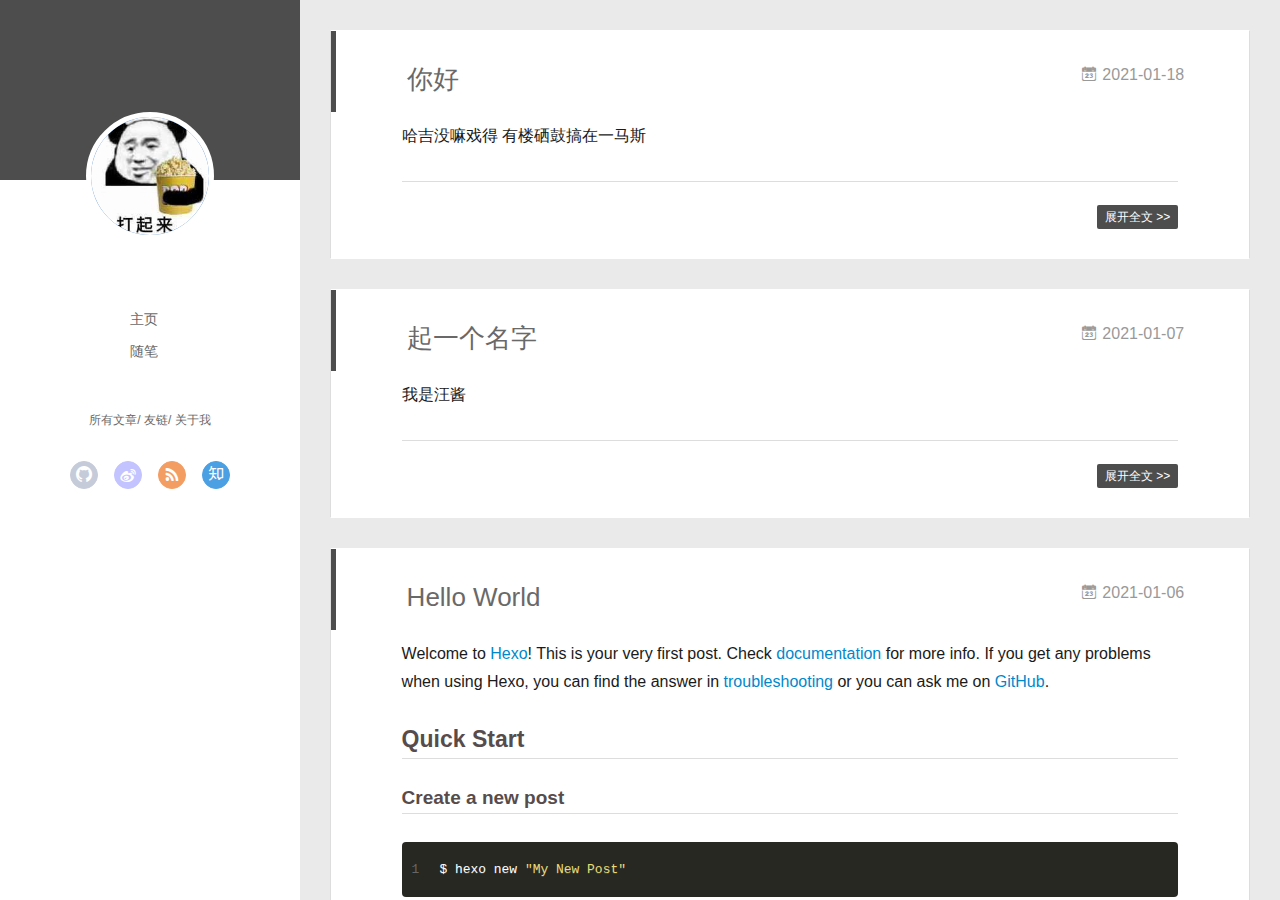
<file: index.html>
<!DOCTYPE html>
<html>
<head>
  <meta charset="utf-8">
  
  <meta name="renderer" content="webkit">
  <meta http-equiv="X-UA-Compatible" content="IE=edge" >
  <link rel="dns-prefetch" href="http://kefandada.github.io">
  <title>Hexo</title>
  <meta name="viewport" content="width=device-width, initial-scale=1, maximum-scale=1">
  <meta property="og:type" content="website">
<meta property="og:title" content="Hexo">
<meta property="og:url" content="http://kefandada.github.io/index.html">
<meta property="og:site_name" content="Hexo">
<meta property="og:locale" content="en_US">
<meta property="article:author" content="John Doe">
<meta name="twitter:card" content="summary">
  
    <link rel="alternative" href="/atom.xml" title="Hexo" type="application/atom+xml">
  
  
    <link rel="icon" href="/favicon.png">
  
  <link rel="stylesheet" type="text/css" href="/./main.0cf68a.css">
  <style type="text/css">
  
    #container.show {
      background: linear-gradient(200deg,#a0cfe4,#e8c37e);
    }
  </style>
  

  

<meta name="generator" content="Hexo 5.3.0"></head>

<body>
  <div id="container" q-class="show:isCtnShow">
    <canvas id="anm-canvas" class="anm-canvas"></canvas>
    <div class="left-col" q-class="show:isShow">
      
<div class="overlay" style="background: #4d4d4d"></div>
<div class="intrude-less">
	<header id="header" class="inner">
		<a href="/" class="profilepic">
			<img src="/assets/BlogImg/head.jpg" class="js-avatar">
		</a>
		<hgroup>
		  <h1 class="header-author"><a href="/"></a></h1>
		</hgroup>
		

		<nav class="header-menu">
			<ul>
			
				<li><a href="/">主页</a></li>
	        
				<li><a href="/tags/%E9%9A%8F%E7%AC%94/">随笔</a></li>
	        
			</ul>
		</nav>
		<nav class="header-smart-menu">
    		
    			
    			<a q-on="click: openSlider(e, 'innerArchive')" href="javascript:void(0)">所有文章</a>
    			
            
    			
    			<a q-on="click: openSlider(e, 'friends')" href="javascript:void(0)">友链</a>
    			
            
    			
    			<a q-on="click: openSlider(e, 'aboutme')" href="javascript:void(0)">关于我</a>
    			
            
		</nav>
		<nav class="header-nav">
			<div class="social">
				
					<a class="github" target="_blank" href="#" title="github"><i class="icon-github"></i></a>
		        
					<a class="weibo" target="_blank" href="#" title="weibo"><i class="icon-weibo"></i></a>
		        
					<a class="rss" target="_blank" href="#" title="rss"><i class="icon-rss"></i></a>
		        
					<a class="zhihu" target="_blank" href="#" title="zhihu"><i class="icon-zhihu"></i></a>
		        
			</div>
		</nav>
	</header>		
</div>

    </div>
    <div class="mid-col" q-class="show:isShow,hide:isShow|isFalse">
      
<nav id="mobile-nav">
  	<div class="overlay js-overlay" style="background: #4d4d4d"></div>
	<div class="btnctn js-mobile-btnctn">
  		<div class="slider-trigger list" q-on="click: openSlider(e)"><i class="icon icon-sort"></i></div>
	</div>
	<div class="intrude-less">
		<header id="header" class="inner">
			<div class="profilepic">
				<img src="/assets/BlogImg/head.jpg" class="js-avatar">
			</div>
			<hgroup>
			  <h1 class="header-author js-header-author"></h1>
			</hgroup>
			
			
			
				
			
				
			
			
			
			<nav class="header-nav">
				<div class="social">
					
						<a class="github" target="_blank" href="#" title="github"><i class="icon-github"></i></a>
			        
						<a class="weibo" target="_blank" href="#" title="weibo"><i class="icon-weibo"></i></a>
			        
						<a class="rss" target="_blank" href="#" title="rss"><i class="icon-rss"></i></a>
			        
						<a class="zhihu" target="_blank" href="#" title="zhihu"><i class="icon-zhihu"></i></a>
			        
				</div>
			</nav>

			<nav class="header-menu js-header-menu">
				<ul style="width: 50%">
				
				
					<li style="width: 50%"><a href="/">主页</a></li>
		        
					<li style="width: 50%"><a href="/tags/%E9%9A%8F%E7%AC%94/">随笔</a></li>
		        
				</ul>
			</nav>
		</header>				
	</div>
	<div class="mobile-mask" style="display:none" q-show="isShow"></div>
</nav>

      <div id="wrapper" class="body-wrap">
        <div class="menu-l">
          <div class="canvas-wrap">
            <canvas data-colors="#eaeaea" data-sectionHeight="100" data-contentId="js-content" id="myCanvas1" class="anm-canvas"></canvas>
          </div>
          <div id="js-content" class="content-ll">
            
  
    <article id="post-你好" class="article article-type-post  article-index" itemscope itemprop="blogPost">
  <div class="article-inner">
    
      <header class="article-header">
        
  
    <h1 itemprop="name">
      <a class="article-title" href="/2021/01/18/%E4%BD%A0%E5%A5%BD/">你好</a>
    </h1>
  

        
        <a href="/2021/01/18/%E4%BD%A0%E5%A5%BD/" class="archive-article-date">
  	<time datetime="2021-01-18T06:41:41.000Z" itemprop="datePublished"><i class="icon-calendar icon"></i>2021-01-18</time>
</a>
        
      </header>
    
    <div class="article-entry" itemprop="articleBody">
      
        <p>哈吉没嘛戏得 有楼硒鼓搞在一马斯</p>

      

      
    </div>
    <div class="article-info article-info-index">
      
      
      

      
        <p class="article-more-link">
          <a class="article-more-a" href="/2021/01/18/%E4%BD%A0%E5%A5%BD/">展开全文 >></a>
        </p>
      

      
      <div class="clearfix"></div>
    </div>
  </div>
</article>

<aside class="wrap-side-operation">
    <div class="mod-side-operation">
        
        <div class="jump-container" id="js-jump-container" style="display:none;">
            <a href="javascript:void(0)" class="mod-side-operation__jump-to-top">
                <i class="icon-font icon-back"></i>
            </a>
            <div id="js-jump-plan-container" class="jump-plan-container" style="top: -11px;">
                <i class="icon-font icon-plane jump-plane"></i>
            </div>
        </div>
        
        
    </div>
</aside>




  
    <article id="post-起一个名字" class="article article-type-post  article-index" itemscope itemprop="blogPost">
  <div class="article-inner">
    
      <header class="article-header">
        
  
    <h1 itemprop="name">
      <a class="article-title" href="/2021/01/07/%E8%B5%B7%E4%B8%80%E4%B8%AA%E5%90%8D%E5%AD%97/">起一个名字</a>
    </h1>
  

        
        <a href="/2021/01/07/%E8%B5%B7%E4%B8%80%E4%B8%AA%E5%90%8D%E5%AD%97/" class="archive-article-date">
  	<time datetime="2021-01-07T01:40:29.000Z" itemprop="datePublished"><i class="icon-calendar icon"></i>2021-01-07</time>
</a>
        
      </header>
    
    <div class="article-entry" itemprop="articleBody">
      
        <p>我是汪酱</p>

      

      
    </div>
    <div class="article-info article-info-index">
      
      
      

      
        <p class="article-more-link">
          <a class="article-more-a" href="/2021/01/07/%E8%B5%B7%E4%B8%80%E4%B8%AA%E5%90%8D%E5%AD%97/">展开全文 >></a>
        </p>
      

      
      <div class="clearfix"></div>
    </div>
  </div>
</article>

<aside class="wrap-side-operation">
    <div class="mod-side-operation">
        
        <div class="jump-container" id="js-jump-container" style="display:none;">
            <a href="javascript:void(0)" class="mod-side-operation__jump-to-top">
                <i class="icon-font icon-back"></i>
            </a>
            <div id="js-jump-plan-container" class="jump-plan-container" style="top: -11px;">
                <i class="icon-font icon-plane jump-plane"></i>
            </div>
        </div>
        
        
    </div>
</aside>




  
    <article id="post-hello-world" class="article article-type-post  article-index" itemscope itemprop="blogPost">
  <div class="article-inner">
    
      <header class="article-header">
        
  
    <h1 itemprop="name">
      <a class="article-title" href="/2021/01/06/hello-world/">Hello World</a>
    </h1>
  

        
        <a href="/2021/01/06/hello-world/" class="archive-article-date">
  	<time datetime="2021-01-06T12:34:10.338Z" itemprop="datePublished"><i class="icon-calendar icon"></i>2021-01-06</time>
</a>
        
      </header>
    
    <div class="article-entry" itemprop="articleBody">
      
        <p>Welcome to <a target="_blank" rel="noopener" href="https://hexo.io/">Hexo</a>! This is your very first post. Check <a target="_blank" rel="noopener" href="https://hexo.io/docs/">documentation</a> for more info. If you get any problems when using Hexo, you can find the answer in <a target="_blank" rel="noopener" href="https://hexo.io/docs/troubleshooting.html">troubleshooting</a> or you can ask me on <a target="_blank" rel="noopener" href="https://github.com/hexojs/hexo/issues">GitHub</a>.</p>
<h2 id="Quick-Start"><a href="#Quick-Start" class="headerlink" title="Quick Start"></a>Quick Start</h2><h3 id="Create-a-new-post"><a href="#Create-a-new-post" class="headerlink" title="Create a new post"></a>Create a new post</h3><figure class="highlight bash"><table><tr><td class="gutter"><pre><span class="line">1</span><br></pre></td><td class="code"><pre><span class="line">$ hexo new <span class="string">&quot;My New Post&quot;</span></span><br></pre></td></tr></table></figure>
<p>More info: <a target="_blank" rel="noopener" href="https://hexo.io/docs/writing.html">Writing</a></p>
<h3 id="Run-server"><a href="#Run-server" class="headerlink" title="Run server"></a>Run server</h3><figure class="highlight bash"><table><tr><td class="gutter"><pre><span class="line">1</span><br></pre></td><td class="code"><pre><span class="line">$ hexo server</span><br></pre></td></tr></table></figure>
<p>More info: <a target="_blank" rel="noopener" href="https://hexo.io/docs/server.html">Server</a></p>
<h3 id="Generate-static-files"><a href="#Generate-static-files" class="headerlink" title="Generate static files"></a>Generate static files</h3><figure class="highlight bash"><table><tr><td class="gutter"><pre><span class="line">1</span><br></pre></td><td class="code"><pre><span class="line">$ hexo generate</span><br></pre></td></tr></table></figure>
<p>More info: <a target="_blank" rel="noopener" href="https://hexo.io/docs/generating.html">Generating</a></p>
<h3 id="Deploy-to-remote-sites"><a href="#Deploy-to-remote-sites" class="headerlink" title="Deploy to remote sites"></a>Deploy to remote sites</h3><figure class="highlight bash"><table><tr><td class="gutter"><pre><span class="line">1</span><br></pre></td><td class="code"><pre><span class="line">$ hexo deploy</span><br></pre></td></tr></table></figure>
<p>More info: <a target="_blank" rel="noopener" href="https://hexo.io/docs/one-command-deployment.html">Deployment</a></p>

      

      
    </div>
    <div class="article-info article-info-index">
      
      
      

      
        <p class="article-more-link">
          <a class="article-more-a" href="/2021/01/06/hello-world/">展开全文 >></a>
        </p>
      

      
      <div class="clearfix"></div>
    </div>
  </div>
</article>

<aside class="wrap-side-operation">
    <div class="mod-side-operation">
        
        <div class="jump-container" id="js-jump-container" style="display:none;">
            <a href="javascript:void(0)" class="mod-side-operation__jump-to-top">
                <i class="icon-font icon-back"></i>
            </a>
            <div id="js-jump-plan-container" class="jump-plan-container" style="top: -11px;">
                <i class="icon-font icon-plane jump-plane"></i>
            </div>
        </div>
        
        
    </div>
</aside>




  
  


          </div>
        </div>
      </div>
      <footer id="footer">
  <div class="outer">
    <div id="footer-info">
    	<div class="footer-left">
    		&copy; 2021 John Doe
    	</div>
      	<div class="footer-right">
      		<a href="http://hexo.io/" target="_blank">Hexo</a>  Theme <a href="https://github.com/litten/hexo-theme-yilia" target="_blank">Yilia</a> by Litten
      	</div>
    </div>
  </div>
</footer>
    </div>
    <script>
	var yiliaConfig = {
		mathjax: false,
		isHome: true,
		isPost: false,
		isArchive: false,
		isTag: false,
		isCategory: false,
		open_in_new: false,
		toc_hide_index: true,
		root: "/",
		innerArchive: true,
		showTags: false
	}
</script>

<script>!function(t){function n(e){if(r[e])return r[e].exports;var i=r[e]={exports:{},id:e,loaded:!1};return t[e].call(i.exports,i,i.exports,n),i.loaded=!0,i.exports}var r={};n.m=t,n.c=r,n.p="./",n(0)}([function(t,n,r){r(195),t.exports=r(191)},function(t,n,r){var e=r(3),i=r(52),o=r(27),u=r(28),c=r(53),f="prototype",a=function(t,n,r){var s,l,h,v,p=t&a.F,d=t&a.G,y=t&a.S,g=t&a.P,b=t&a.B,m=d?e:y?e[n]||(e[n]={}):(e[n]||{})[f],x=d?i:i[n]||(i[n]={}),w=x[f]||(x[f]={});d&&(r=n);for(s in r)l=!p&&m&&void 0!==m[s],h=(l?m:r)[s],v=b&&l?c(h,e):g&&"function"==typeof h?c(Function.call,h):h,m&&u(m,s,h,t&a.U),x[s]!=h&&o(x,s,v),g&&w[s]!=h&&(w[s]=h)};e.core=i,a.F=1,a.G=2,a.S=4,a.P=8,a.B=16,a.W=32,a.U=64,a.R=128,t.exports=a},function(t,n,r){var e=r(6);t.exports=function(t){if(!e(t))throw TypeError(t+" is not an object!");return t}},function(t,n){var r=t.exports="undefined"!=typeof window&&window.Math==Math?window:"undefined"!=typeof self&&self.Math==Math?self:Function("return this")();"number"==typeof __g&&(__g=r)},function(t,n){t.exports=function(t){try{return!!t()}catch(t){return!0}}},function(t,n){var r=t.exports="undefined"!=typeof window&&window.Math==Math?window:"undefined"!=typeof self&&self.Math==Math?self:Function("return this")();"number"==typeof __g&&(__g=r)},function(t,n){t.exports=function(t){return"object"==typeof t?null!==t:"function"==typeof t}},function(t,n,r){var e=r(126)("wks"),i=r(76),o=r(3).Symbol,u="function"==typeof o;(t.exports=function(t){return e[t]||(e[t]=u&&o[t]||(u?o:i)("Symbol."+t))}).store=e},function(t,n){var r={}.hasOwnProperty;t.exports=function(t,n){return r.call(t,n)}},function(t,n,r){var e=r(94),i=r(33);t.exports=function(t){return e(i(t))}},function(t,n,r){t.exports=!r(4)(function(){return 7!=Object.defineProperty({},"a",{get:function(){return 7}}).a})},function(t,n,r){var e=r(2),i=r(167),o=r(50),u=Object.defineProperty;n.f=r(10)?Object.defineProperty:function(t,n,r){if(e(t),n=o(n,!0),e(r),i)try{return u(t,n,r)}catch(t){}if("get"in r||"set"in r)throw TypeError("Accessors not supported!");return"value"in r&&(t[n]=r.value),t}},function(t,n,r){t.exports=!r(18)(function(){return 7!=Object.defineProperty({},"a",{get:function(){return 7}}).a})},function(t,n,r){var e=r(14),i=r(22);t.exports=r(12)?function(t,n,r){return e.f(t,n,i(1,r))}:function(t,n,r){return t[n]=r,t}},function(t,n,r){var e=r(20),i=r(58),o=r(42),u=Object.defineProperty;n.f=r(12)?Object.defineProperty:function(t,n,r){if(e(t),n=o(n,!0),e(r),i)try{return u(t,n,r)}catch(t){}if("get"in r||"set"in r)throw TypeError("Accessors not supported!");return"value"in r&&(t[n]=r.value),t}},function(t,n,r){var e=r(40)("wks"),i=r(23),o=r(5).Symbol,u="function"==typeof o;(t.exports=function(t){return e[t]||(e[t]=u&&o[t]||(u?o:i)("Symbol."+t))}).store=e},function(t,n,r){var e=r(67),i=Math.min;t.exports=function(t){return t>0?i(e(t),9007199254740991):0}},function(t,n,r){var e=r(46);t.exports=function(t){return Object(e(t))}},function(t,n){t.exports=function(t){try{return!!t()}catch(t){return!0}}},function(t,n,r){var e=r(63),i=r(34);t.exports=Object.keys||function(t){return e(t,i)}},function(t,n,r){var e=r(21);t.exports=function(t){if(!e(t))throw TypeError(t+" is not an object!");return t}},function(t,n){t.exports=function(t){return"object"==typeof t?null!==t:"function"==typeof t}},function(t,n){t.exports=function(t,n){return{enumerable:!(1&t),configurable:!(2&t),writable:!(4&t),value:n}}},function(t,n){var r=0,e=Math.random();t.exports=function(t){return"Symbol(".concat(void 0===t?"":t,")_",(++r+e).toString(36))}},function(t,n){var r={}.hasOwnProperty;t.exports=function(t,n){return r.call(t,n)}},function(t,n){var r=t.exports={version:"2.4.0"};"number"==typeof __e&&(__e=r)},function(t,n){t.exports=function(t){if("function"!=typeof t)throw TypeError(t+" is not a function!");return t}},function(t,n,r){var e=r(11),i=r(66);t.exports=r(10)?function(t,n,r){return e.f(t,n,i(1,r))}:function(t,n,r){return t[n]=r,t}},function(t,n,r){var e=r(3),i=r(27),o=r(24),u=r(76)("src"),c="toString",f=Function[c],a=(""+f).split(c);r(52).inspectSource=function(t){return f.call(t)},(t.exports=function(t,n,r,c){var f="function"==typeof r;f&&(o(r,"name")||i(r,"name",n)),t[n]!==r&&(f&&(o(r,u)||i(r,u,t[n]?""+t[n]:a.join(String(n)))),t===e?t[n]=r:c?t[n]?t[n]=r:i(t,n,r):(delete t[n],i(t,n,r)))})(Function.prototype,c,function(){return"function"==typeof this&&this[u]||f.call(this)})},function(t,n,r){var e=r(1),i=r(4),o=r(46),u=function(t,n,r,e){var i=String(o(t)),u="<"+n;return""!==r&&(u+=" "+r+'="'+String(e).replace(/"/g,"&quot;")+'"'),u+">"+i+"</"+n+">"};t.exports=function(t,n){var r={};r[t]=n(u),e(e.P+e.F*i(function(){var n=""[t]('"');return n!==n.toLowerCase()||n.split('"').length>3}),"String",r)}},function(t,n,r){var e=r(115),i=r(46);t.exports=function(t){return e(i(t))}},function(t,n,r){var e=r(116),i=r(66),o=r(30),u=r(50),c=r(24),f=r(167),a=Object.getOwnPropertyDescriptor;n.f=r(10)?a:function(t,n){if(t=o(t),n=u(n,!0),f)try{return a(t,n)}catch(t){}if(c(t,n))return i(!e.f.call(t,n),t[n])}},function(t,n,r){var e=r(24),i=r(17),o=r(145)("IE_PROTO"),u=Object.prototype;t.exports=Object.getPrototypeOf||function(t){return t=i(t),e(t,o)?t[o]:"function"==typeof t.constructor&&t instanceof t.constructor?t.constructor.prototype:t instanceof Object?u:null}},function(t,n){t.exports=function(t){if(void 0==t)throw TypeError("Can't call method on  "+t);return t}},function(t,n){t.exports="constructor,hasOwnProperty,isPrototypeOf,propertyIsEnumerable,toLocaleString,toString,valueOf".split(",")},function(t,n){t.exports={}},function(t,n){t.exports=!0},function(t,n){n.f={}.propertyIsEnumerable},function(t,n,r){var e=r(14).f,i=r(8),o=r(15)("toStringTag");t.exports=function(t,n,r){t&&!i(t=r?t:t.prototype,o)&&e(t,o,{configurable:!0,value:n})}},function(t,n,r){var e=r(40)("keys"),i=r(23);t.exports=function(t){return e[t]||(e[t]=i(t))}},function(t,n,r){var e=r(5),i="__core-js_shared__",o=e[i]||(e[i]={});t.exports=function(t){return o[t]||(o[t]={})}},function(t,n){var r=Math.ceil,e=Math.floor;t.exports=function(t){return isNaN(t=+t)?0:(t>0?e:r)(t)}},function(t,n,r){var e=r(21);t.exports=function(t,n){if(!e(t))return t;var r,i;if(n&&"function"==typeof(r=t.toString)&&!e(i=r.call(t)))return i;if("function"==typeof(r=t.valueOf)&&!e(i=r.call(t)))return i;if(!n&&"function"==typeof(r=t.toString)&&!e(i=r.call(t)))return i;throw TypeError("Can't convert object to primitive value")}},function(t,n,r){var e=r(5),i=r(25),o=r(36),u=r(44),c=r(14).f;t.exports=function(t){var n=i.Symbol||(i.Symbol=o?{}:e.Symbol||{});"_"==t.charAt(0)||t in n||c(n,t,{value:u.f(t)})}},function(t,n,r){n.f=r(15)},function(t,n){var r={}.toString;t.exports=function(t){return r.call(t).slice(8,-1)}},function(t,n){t.exports=function(t){if(void 0==t)throw TypeError("Can't call method on  "+t);return t}},function(t,n,r){var e=r(4);t.exports=function(t,n){return!!t&&e(function(){n?t.call(null,function(){},1):t.call(null)})}},function(t,n,r){var e=r(53),i=r(115),o=r(17),u=r(16),c=r(203);t.exports=function(t,n){var r=1==t,f=2==t,a=3==t,s=4==t,l=6==t,h=5==t||l,v=n||c;return function(n,c,p){for(var d,y,g=o(n),b=i(g),m=e(c,p,3),x=u(b.length),w=0,S=r?v(n,x):f?v(n,0):void 0;x>w;w++)if((h||w in b)&&(d=b[w],y=m(d,w,g),t))if(r)S[w]=y;else if(y)switch(t){case 3:return!0;case 5:return d;case 6:return w;case 2:S.push(d)}else if(s)return!1;return l?-1:a||s?s:S}}},function(t,n,r){var e=r(1),i=r(52),o=r(4);t.exports=function(t,n){var r=(i.Object||{})[t]||Object[t],u={};u[t]=n(r),e(e.S+e.F*o(function(){r(1)}),"Object",u)}},function(t,n,r){var e=r(6);t.exports=function(t,n){if(!e(t))return t;var r,i;if(n&&"function"==typeof(r=t.toString)&&!e(i=r.call(t)))return i;if("function"==typeof(r=t.valueOf)&&!e(i=r.call(t)))return i;if(!n&&"function"==typeof(r=t.toString)&&!e(i=r.call(t)))return i;throw TypeError("Can't convert object to primitive value")}},function(t,n,r){var e=r(5),i=r(25),o=r(91),u=r(13),c="prototype",f=function(t,n,r){var a,s,l,h=t&f.F,v=t&f.G,p=t&f.S,d=t&f.P,y=t&f.B,g=t&f.W,b=v?i:i[n]||(i[n]={}),m=b[c],x=v?e:p?e[n]:(e[n]||{})[c];v&&(r=n);for(a in r)(s=!h&&x&&void 0!==x[a])&&a in b||(l=s?x[a]:r[a],b[a]=v&&"function"!=typeof x[a]?r[a]:y&&s?o(l,e):g&&x[a]==l?function(t){var n=function(n,r,e){if(this instanceof t){switch(arguments.length){case 0:return new t;case 1:return new t(n);case 2:return new t(n,r)}return new t(n,r,e)}return t.apply(this,arguments)};return n[c]=t[c],n}(l):d&&"function"==typeof l?o(Function.call,l):l,d&&((b.virtual||(b.virtual={}))[a]=l,t&f.R&&m&&!m[a]&&u(m,a,l)))};f.F=1,f.G=2,f.S=4,f.P=8,f.B=16,f.W=32,f.U=64,f.R=128,t.exports=f},function(t,n){var r=t.exports={version:"2.4.0"};"number"==typeof __e&&(__e=r)},function(t,n,r){var e=r(26);t.exports=function(t,n,r){if(e(t),void 0===n)return t;switch(r){case 1:return function(r){return t.call(n,r)};case 2:return function(r,e){return t.call(n,r,e)};case 3:return function(r,e,i){return t.call(n,r,e,i)}}return function(){return t.apply(n,arguments)}}},function(t,n,r){var e=r(183),i=r(1),o=r(126)("metadata"),u=o.store||(o.store=new(r(186))),c=function(t,n,r){var i=u.get(t);if(!i){if(!r)return;u.set(t,i=new e)}var o=i.get(n);if(!o){if(!r)return;i.set(n,o=new e)}return o},f=function(t,n,r){var e=c(n,r,!1);return void 0!==e&&e.has(t)},a=function(t,n,r){var e=c(n,r,!1);return void 0===e?void 0:e.get(t)},s=function(t,n,r,e){c(r,e,!0).set(t,n)},l=function(t,n){var r=c(t,n,!1),e=[];return r&&r.forEach(function(t,n){e.push(n)}),e},h=function(t){return void 0===t||"symbol"==typeof t?t:String(t)},v=function(t){i(i.S,"Reflect",t)};t.exports={store:u,map:c,has:f,get:a,set:s,keys:l,key:h,exp:v}},function(t,n,r){"use strict";if(r(10)){var e=r(69),i=r(3),o=r(4),u=r(1),c=r(127),f=r(152),a=r(53),s=r(68),l=r(66),h=r(27),v=r(73),p=r(67),d=r(16),y=r(75),g=r(50),b=r(24),m=r(180),x=r(114),w=r(6),S=r(17),_=r(137),O=r(70),E=r(32),P=r(71).f,j=r(154),F=r(76),M=r(7),A=r(48),N=r(117),T=r(146),I=r(155),k=r(80),L=r(123),R=r(74),C=r(130),D=r(160),U=r(11),W=r(31),G=U.f,B=W.f,V=i.RangeError,z=i.TypeError,q=i.Uint8Array,K="ArrayBuffer",J="Shared"+K,Y="BYTES_PER_ELEMENT",H="prototype",$=Array[H],X=f.ArrayBuffer,Q=f.DataView,Z=A(0),tt=A(2),nt=A(3),rt=A(4),et=A(5),it=A(6),ot=N(!0),ut=N(!1),ct=I.values,ft=I.keys,at=I.entries,st=$.lastIndexOf,lt=$.reduce,ht=$.reduceRight,vt=$.join,pt=$.sort,dt=$.slice,yt=$.toString,gt=$.toLocaleString,bt=M("iterator"),mt=M("toStringTag"),xt=F("typed_constructor"),wt=F("def_constructor"),St=c.CONSTR,_t=c.TYPED,Ot=c.VIEW,Et="Wrong length!",Pt=A(1,function(t,n){return Tt(T(t,t[wt]),n)}),jt=o(function(){return 1===new q(new Uint16Array([1]).buffer)[0]}),Ft=!!q&&!!q[H].set&&o(function(){new q(1).set({})}),Mt=function(t,n){if(void 0===t)throw z(Et);var r=+t,e=d(t);if(n&&!m(r,e))throw V(Et);return e},At=function(t,n){var r=p(t);if(r<0||r%n)throw V("Wrong offset!");return r},Nt=function(t){if(w(t)&&_t in t)return t;throw z(t+" is not a typed array!")},Tt=function(t,n){if(!(w(t)&&xt in t))throw z("It is not a typed array constructor!");return new t(n)},It=function(t,n){return kt(T(t,t[wt]),n)},kt=function(t,n){for(var r=0,e=n.length,i=Tt(t,e);e>r;)i[r]=n[r++];return i},Lt=function(t,n,r){G(t,n,{get:function(){return this._d[r]}})},Rt=function(t){var n,r,e,i,o,u,c=S(t),f=arguments.length,s=f>1?arguments[1]:void 0,l=void 0!==s,h=j(c);if(void 0!=h&&!_(h)){for(u=h.call(c),e=[],n=0;!(o=u.next()).done;n++)e.push(o.value);c=e}for(l&&f>2&&(s=a(s,arguments[2],2)),n=0,r=d(c.length),i=Tt(this,r);r>n;n++)i[n]=l?s(c[n],n):c[n];return i},Ct=function(){for(var t=0,n=arguments.length,r=Tt(this,n);n>t;)r[t]=arguments[t++];return r},Dt=!!q&&o(function(){gt.call(new q(1))}),Ut=function(){return gt.apply(Dt?dt.call(Nt(this)):Nt(this),arguments)},Wt={copyWithin:function(t,n){return D.call(Nt(this),t,n,arguments.length>2?arguments[2]:void 0)},every:function(t){return rt(Nt(this),t,arguments.length>1?arguments[1]:void 0)},fill:function(t){return C.apply(Nt(this),arguments)},filter:function(t){return It(this,tt(Nt(this),t,arguments.length>1?arguments[1]:void 0))},find:function(t){return et(Nt(this),t,arguments.length>1?arguments[1]:void 0)},findIndex:function(t){return it(Nt(this),t,arguments.length>1?arguments[1]:void 0)},forEach:function(t){Z(Nt(this),t,arguments.length>1?arguments[1]:void 0)},indexOf:function(t){return ut(Nt(this),t,arguments.length>1?arguments[1]:void 0)},includes:function(t){return ot(Nt(this),t,arguments.length>1?arguments[1]:void 0)},join:function(t){return vt.apply(Nt(this),arguments)},lastIndexOf:function(t){return st.apply(Nt(this),arguments)},map:function(t){return Pt(Nt(this),t,arguments.length>1?arguments[1]:void 0)},reduce:function(t){return lt.apply(Nt(this),arguments)},reduceRight:function(t){return ht.apply(Nt(this),arguments)},reverse:function(){for(var t,n=this,r=Nt(n).length,e=Math.floor(r/2),i=0;i<e;)t=n[i],n[i++]=n[--r],n[r]=t;return n},some:function(t){return nt(Nt(this),t,arguments.length>1?arguments[1]:void 0)},sort:function(t){return pt.call(Nt(this),t)},subarray:function(t,n){var r=Nt(this),e=r.length,i=y(t,e);return new(T(r,r[wt]))(r.buffer,r.byteOffset+i*r.BYTES_PER_ELEMENT,d((void 0===n?e:y(n,e))-i))}},Gt=function(t,n){return It(this,dt.call(Nt(this),t,n))},Bt=function(t){Nt(this);var n=At(arguments[1],1),r=this.length,e=S(t),i=d(e.length),o=0;if(i+n>r)throw V(Et);for(;o<i;)this[n+o]=e[o++]},Vt={entries:function(){return at.call(Nt(this))},keys:function(){return ft.call(Nt(this))},values:function(){return ct.call(Nt(this))}},zt=function(t,n){return w(t)&&t[_t]&&"symbol"!=typeof n&&n in t&&String(+n)==String(n)},qt=function(t,n){return zt(t,n=g(n,!0))?l(2,t[n]):B(t,n)},Kt=function(t,n,r){return!(zt(t,n=g(n,!0))&&w(r)&&b(r,"value"))||b(r,"get")||b(r,"set")||r.configurable||b(r,"writable")&&!r.writable||b(r,"enumerable")&&!r.enumerable?G(t,n,r):(t[n]=r.value,t)};St||(W.f=qt,U.f=Kt),u(u.S+u.F*!St,"Object",{getOwnPropertyDescriptor:qt,defineProperty:Kt}),o(function(){yt.call({})})&&(yt=gt=function(){return vt.call(this)});var Jt=v({},Wt);v(Jt,Vt),h(Jt,bt,Vt.values),v(Jt,{slice:Gt,set:Bt,constructor:function(){},toString:yt,toLocaleString:Ut}),Lt(Jt,"buffer","b"),Lt(Jt,"byteOffset","o"),Lt(Jt,"byteLength","l"),Lt(Jt,"length","e"),G(Jt,mt,{get:function(){return this[_t]}}),t.exports=function(t,n,r,f){f=!!f;var a=t+(f?"Clamped":"")+"Array",l="Uint8Array"!=a,v="get"+t,p="set"+t,y=i[a],g=y||{},b=y&&E(y),m=!y||!c.ABV,S={},_=y&&y[H],j=function(t,r){var e=t._d;return e.v[v](r*n+e.o,jt)},F=function(t,r,e){var i=t._d;f&&(e=(e=Math.round(e))<0?0:e>255?255:255&e),i.v[p](r*n+i.o,e,jt)},M=function(t,n){G(t,n,{get:function(){return j(this,n)},set:function(t){return F(this,n,t)},enumerable:!0})};m?(y=r(function(t,r,e,i){s(t,y,a,"_d");var o,u,c,f,l=0,v=0;if(w(r)){if(!(r instanceof X||(f=x(r))==K||f==J))return _t in r?kt(y,r):Rt.call(y,r);o=r,v=At(e,n);var p=r.byteLength;if(void 0===i){if(p%n)throw V(Et);if((u=p-v)<0)throw V(Et)}else if((u=d(i)*n)+v>p)throw V(Et);c=u/n}else c=Mt(r,!0),u=c*n,o=new X(u);for(h(t,"_d",{b:o,o:v,l:u,e:c,v:new Q(o)});l<c;)M(t,l++)}),_=y[H]=O(Jt),h(_,"constructor",y)):L(function(t){new y(null),new y(t)},!0)||(y=r(function(t,r,e,i){s(t,y,a);var o;return w(r)?r instanceof X||(o=x(r))==K||o==J?void 0!==i?new g(r,At(e,n),i):void 0!==e?new g(r,At(e,n)):new g(r):_t in r?kt(y,r):Rt.call(y,r):new g(Mt(r,l))}),Z(b!==Function.prototype?P(g).concat(P(b)):P(g),function(t){t in y||h(y,t,g[t])}),y[H]=_,e||(_.constructor=y));var A=_[bt],N=!!A&&("values"==A.name||void 0==A.name),T=Vt.values;h(y,xt,!0),h(_,_t,a),h(_,Ot,!0),h(_,wt,y),(f?new y(1)[mt]==a:mt in _)||G(_,mt,{get:function(){return a}}),S[a]=y,u(u.G+u.W+u.F*(y!=g),S),u(u.S,a,{BYTES_PER_ELEMENT:n,from:Rt,of:Ct}),Y in _||h(_,Y,n),u(u.P,a,Wt),R(a),u(u.P+u.F*Ft,a,{set:Bt}),u(u.P+u.F*!N,a,Vt),u(u.P+u.F*(_.toString!=yt),a,{toString:yt}),u(u.P+u.F*o(function(){new y(1).slice()}),a,{slice:Gt}),u(u.P+u.F*(o(function(){return[1,2].toLocaleString()!=new y([1,2]).toLocaleString()})||!o(function(){_.toLocaleString.call([1,2])})),a,{toLocaleString:Ut}),k[a]=N?A:T,e||N||h(_,bt,T)}}else t.exports=function(){}},function(t,n){var r={}.toString;t.exports=function(t){return r.call(t).slice(8,-1)}},function(t,n,r){var e=r(21),i=r(5).document,o=e(i)&&e(i.createElement);t.exports=function(t){return o?i.createElement(t):{}}},function(t,n,r){t.exports=!r(12)&&!r(18)(function(){return 7!=Object.defineProperty(r(57)("div"),"a",{get:function(){return 7}}).a})},function(t,n,r){"use strict";var e=r(36),i=r(51),o=r(64),u=r(13),c=r(8),f=r(35),a=r(96),s=r(38),l=r(103),h=r(15)("iterator"),v=!([].keys&&"next"in[].keys()),p="keys",d="values",y=function(){return this};t.exports=function(t,n,r,g,b,m,x){a(r,n,g);var w,S,_,O=function(t){if(!v&&t in F)return F[t];switch(t){case p:case d:return function(){return new r(this,t)}}return function(){return new r(this,t)}},E=n+" Iterator",P=b==d,j=!1,F=t.prototype,M=F[h]||F["@@iterator"]||b&&F[b],A=M||O(b),N=b?P?O("entries"):A:void 0,T="Array"==n?F.entries||M:M;if(T&&(_=l(T.call(new t)))!==Object.prototype&&(s(_,E,!0),e||c(_,h)||u(_,h,y)),P&&M&&M.name!==d&&(j=!0,A=function(){return M.call(this)}),e&&!x||!v&&!j&&F[h]||u(F,h,A),f[n]=A,f[E]=y,b)if(w={values:P?A:O(d),keys:m?A:O(p),entries:N},x)for(S in w)S in F||o(F,S,w[S]);else i(i.P+i.F*(v||j),n,w);return w}},function(t,n,r){var e=r(20),i=r(100),o=r(34),u=r(39)("IE_PROTO"),c=function(){},f="prototype",a=function(){var t,n=r(57)("iframe"),e=o.length;for(n.style.display="none",r(93).appendChild(n),n.src="javascript:",t=n.contentWindow.document,t.open(),t.write("<script>document.F=Object<\/script>"),t.close(),a=t.F;e--;)delete a[f][o[e]];return a()};t.exports=Object.create||function(t,n){var r;return null!==t?(c[f]=e(t),r=new c,c[f]=null,r[u]=t):r=a(),void 0===n?r:i(r,n)}},function(t,n,r){var e=r(63),i=r(34).concat("length","prototype");n.f=Object.getOwnPropertyNames||function(t){return e(t,i)}},function(t,n){n.f=Object.getOwnPropertySymbols},function(t,n,r){var e=r(8),i=r(9),o=r(90)(!1),u=r(39)("IE_PROTO");t.exports=function(t,n){var r,c=i(t),f=0,a=[];for(r in c)r!=u&&e(c,r)&&a.push(r);for(;n.length>f;)e(c,r=n[f++])&&(~o(a,r)||a.push(r));return a}},function(t,n,r){t.exports=r(13)},function(t,n,r){var e=r(76)("meta"),i=r(6),o=r(24),u=r(11).f,c=0,f=Object.isExtensible||function(){return!0},a=!r(4)(function(){return f(Object.preventExtensions({}))}),s=function(t){u(t,e,{value:{i:"O"+ ++c,w:{}}})},l=function(t,n){if(!i(t))return"symbol"==typeof t?t:("string"==typeof t?"S":"P")+t;if(!o(t,e)){if(!f(t))return"F";if(!n)return"E";s(t)}return t[e].i},h=function(t,n){if(!o(t,e)){if(!f(t))return!0;if(!n)return!1;s(t)}return t[e].w},v=function(t){return a&&p.NEED&&f(t)&&!o(t,e)&&s(t),t},p=t.exports={KEY:e,NEED:!1,fastKey:l,getWeak:h,onFreeze:v}},function(t,n){t.exports=function(t,n){return{enumerable:!(1&t),configurable:!(2&t),writable:!(4&t),value:n}}},function(t,n){var r=Math.ceil,e=Math.floor;t.exports=function(t){return isNaN(t=+t)?0:(t>0?e:r)(t)}},function(t,n){t.exports=function(t,n,r,e){if(!(t instanceof n)||void 0!==e&&e in t)throw TypeError(r+": incorrect invocation!");return t}},function(t,n){t.exports=!1},function(t,n,r){var e=r(2),i=r(173),o=r(133),u=r(145)("IE_PROTO"),c=function(){},f="prototype",a=function(){var t,n=r(132)("iframe"),e=o.length;for(n.style.display="none",r(135).appendChild(n),n.src="javascript:",t=n.contentWindow.document,t.open(),t.write("<script>document.F=Object<\/script>"),t.close(),a=t.F;e--;)delete a[f][o[e]];return a()};t.exports=Object.create||function(t,n){var r;return null!==t?(c[f]=e(t),r=new c,c[f]=null,r[u]=t):r=a(),void 0===n?r:i(r,n)}},function(t,n,r){var e=r(175),i=r(133).concat("length","prototype");n.f=Object.getOwnPropertyNames||function(t){return e(t,i)}},function(t,n,r){var e=r(175),i=r(133);t.exports=Object.keys||function(t){return e(t,i)}},function(t,n,r){var e=r(28);t.exports=function(t,n,r){for(var i in n)e(t,i,n[i],r);return t}},function(t,n,r){"use strict";var e=r(3),i=r(11),o=r(10),u=r(7)("species");t.exports=function(t){var n=e[t];o&&n&&!n[u]&&i.f(n,u,{configurable:!0,get:function(){return this}})}},function(t,n,r){var e=r(67),i=Math.max,o=Math.min;t.exports=function(t,n){return t=e(t),t<0?i(t+n,0):o(t,n)}},function(t,n){var r=0,e=Math.random();t.exports=function(t){return"Symbol(".concat(void 0===t?"":t,")_",(++r+e).toString(36))}},function(t,n,r){var e=r(33);t.exports=function(t){return Object(e(t))}},function(t,n,r){var e=r(7)("unscopables"),i=Array.prototype;void 0==i[e]&&r(27)(i,e,{}),t.exports=function(t){i[e][t]=!0}},function(t,n,r){var e=r(53),i=r(169),o=r(137),u=r(2),c=r(16),f=r(154),a={},s={},n=t.exports=function(t,n,r,l,h){var v,p,d,y,g=h?function(){return t}:f(t),b=e(r,l,n?2:1),m=0;if("function"!=typeof g)throw TypeError(t+" is not iterable!");if(o(g)){for(v=c(t.length);v>m;m++)if((y=n?b(u(p=t[m])[0],p[1]):b(t[m]))===a||y===s)return y}else for(d=g.call(t);!(p=d.next()).done;)if((y=i(d,b,p.value,n))===a||y===s)return y};n.BREAK=a,n.RETURN=s},function(t,n){t.exports={}},function(t,n,r){var e=r(11).f,i=r(24),o=r(7)("toStringTag");t.exports=function(t,n,r){t&&!i(t=r?t:t.prototype,o)&&e(t,o,{configurable:!0,value:n})}},function(t,n,r){var e=r(1),i=r(46),o=r(4),u=r(150),c="["+u+"]",f="​",a=RegExp("^"+c+c+"*"),s=RegExp(c+c+"*$"),l=function(t,n,r){var i={},c=o(function(){return!!u[t]()||f[t]()!=f}),a=i[t]=c?n(h):u[t];r&&(i[r]=a),e(e.P+e.F*c,"String",i)},h=l.trim=function(t,n){return t=String(i(t)),1&n&&(t=t.replace(a,"")),2&n&&(t=t.replace(s,"")),t};t.exports=l},function(t,n,r){t.exports={default:r(86),__esModule:!0}},function(t,n,r){t.exports={default:r(87),__esModule:!0}},function(t,n,r){"use strict";function e(t){return t&&t.__esModule?t:{default:t}}n.__esModule=!0;var i=r(84),o=e(i),u=r(83),c=e(u),f="function"==typeof c.default&&"symbol"==typeof o.default?function(t){return typeof t}:function(t){return t&&"function"==typeof c.default&&t.constructor===c.default&&t!==c.default.prototype?"symbol":typeof t};n.default="function"==typeof c.default&&"symbol"===f(o.default)?function(t){return void 0===t?"undefined":f(t)}:function(t){return t&&"function"==typeof c.default&&t.constructor===c.default&&t!==c.default.prototype?"symbol":void 0===t?"undefined":f(t)}},function(t,n,r){r(110),r(108),r(111),r(112),t.exports=r(25).Symbol},function(t,n,r){r(109),r(113),t.exports=r(44).f("iterator")},function(t,n){t.exports=function(t){if("function"!=typeof t)throw TypeError(t+" is not a function!");return t}},function(t,n){t.exports=function(){}},function(t,n,r){var e=r(9),i=r(106),o=r(105);t.exports=function(t){return function(n,r,u){var c,f=e(n),a=i(f.length),s=o(u,a);if(t&&r!=r){for(;a>s;)if((c=f[s++])!=c)return!0}else for(;a>s;s++)if((t||s in f)&&f[s]===r)return t||s||0;return!t&&-1}}},function(t,n,r){var e=r(88);t.exports=function(t,n,r){if(e(t),void 0===n)return t;switch(r){case 1:return function(r){return t.call(n,r)};case 2:return function(r,e){return t.call(n,r,e)};case 3:return function(r,e,i){return t.call(n,r,e,i)}}return function(){return t.apply(n,arguments)}}},function(t,n,r){var e=r(19),i=r(62),o=r(37);t.exports=function(t){var n=e(t),r=i.f;if(r)for(var u,c=r(t),f=o.f,a=0;c.length>a;)f.call(t,u=c[a++])&&n.push(u);return n}},function(t,n,r){t.exports=r(5).document&&document.documentElement},function(t,n,r){var e=r(56);t.exports=Object("z").propertyIsEnumerable(0)?Object:function(t){return"String"==e(t)?t.split(""):Object(t)}},function(t,n,r){var e=r(56);t.exports=Array.isArray||function(t){return"Array"==e(t)}},function(t,n,r){"use strict";var e=r(60),i=r(22),o=r(38),u={};r(13)(u,r(15)("iterator"),function(){return this}),t.exports=function(t,n,r){t.prototype=e(u,{next:i(1,r)}),o(t,n+" Iterator")}},function(t,n){t.exports=function(t,n){return{value:n,done:!!t}}},function(t,n,r){var e=r(19),i=r(9);t.exports=function(t,n){for(var r,o=i(t),u=e(o),c=u.length,f=0;c>f;)if(o[r=u[f++]]===n)return r}},function(t,n,r){var e=r(23)("meta"),i=r(21),o=r(8),u=r(14).f,c=0,f=Object.isExtensible||function(){return!0},a=!r(18)(function(){return f(Object.preventExtensions({}))}),s=function(t){u(t,e,{value:{i:"O"+ ++c,w:{}}})},l=function(t,n){if(!i(t))return"symbol"==typeof t?t:("string"==typeof t?"S":"P")+t;if(!o(t,e)){if(!f(t))return"F";if(!n)return"E";s(t)}return t[e].i},h=function(t,n){if(!o(t,e)){if(!f(t))return!0;if(!n)return!1;s(t)}return t[e].w},v=function(t){return a&&p.NEED&&f(t)&&!o(t,e)&&s(t),t},p=t.exports={KEY:e,NEED:!1,fastKey:l,getWeak:h,onFreeze:v}},function(t,n,r){var e=r(14),i=r(20),o=r(19);t.exports=r(12)?Object.defineProperties:function(t,n){i(t);for(var r,u=o(n),c=u.length,f=0;c>f;)e.f(t,r=u[f++],n[r]);return t}},function(t,n,r){var e=r(37),i=r(22),o=r(9),u=r(42),c=r(8),f=r(58),a=Object.getOwnPropertyDescriptor;n.f=r(12)?a:function(t,n){if(t=o(t),n=u(n,!0),f)try{return a(t,n)}catch(t){}if(c(t,n))return i(!e.f.call(t,n),t[n])}},function(t,n,r){var e=r(9),i=r(61).f,o={}.toString,u="object"==typeof window&&window&&Object.getOwnPropertyNames?Object.getOwnPropertyNames(window):[],c=function(t){try{return i(t)}catch(t){return u.slice()}};t.exports.f=function(t){return u&&"[object Window]"==o.call(t)?c(t):i(e(t))}},function(t,n,r){var e=r(8),i=r(77),o=r(39)("IE_PROTO"),u=Object.prototype;t.exports=Object.getPrototypeOf||function(t){return t=i(t),e(t,o)?t[o]:"function"==typeof t.constructor&&t instanceof t.constructor?t.constructor.prototype:t instanceof Object?u:null}},function(t,n,r){var e=r(41),i=r(33);t.exports=function(t){return function(n,r){var o,u,c=String(i(n)),f=e(r),a=c.length;return f<0||f>=a?t?"":void 0:(o=c.charCodeAt(f),o<55296||o>56319||f+1===a||(u=c.charCodeAt(f+1))<56320||u>57343?t?c.charAt(f):o:t?c.slice(f,f+2):u-56320+(o-55296<<10)+65536)}}},function(t,n,r){var e=r(41),i=Math.max,o=Math.min;t.exports=function(t,n){return t=e(t),t<0?i(t+n,0):o(t,n)}},function(t,n,r){var e=r(41),i=Math.min;t.exports=function(t){return t>0?i(e(t),9007199254740991):0}},function(t,n,r){"use strict";var e=r(89),i=r(97),o=r(35),u=r(9);t.exports=r(59)(Array,"Array",function(t,n){this._t=u(t),this._i=0,this._k=n},function(){var t=this._t,n=this._k,r=this._i++;return!t||r>=t.length?(this._t=void 0,i(1)):"keys"==n?i(0,r):"values"==n?i(0,t[r]):i(0,[r,t[r]])},"values"),o.Arguments=o.Array,e("keys"),e("values"),e("entries")},function(t,n){},function(t,n,r){"use strict";var e=r(104)(!0);r(59)(String,"String",function(t){this._t=String(t),this._i=0},function(){var t,n=this._t,r=this._i;return r>=n.length?{value:void 0,done:!0}:(t=e(n,r),this._i+=t.length,{value:t,done:!1})})},function(t,n,r){"use strict";var e=r(5),i=r(8),o=r(12),u=r(51),c=r(64),f=r(99).KEY,a=r(18),s=r(40),l=r(38),h=r(23),v=r(15),p=r(44),d=r(43),y=r(98),g=r(92),b=r(95),m=r(20),x=r(9),w=r(42),S=r(22),_=r(60),O=r(102),E=r(101),P=r(14),j=r(19),F=E.f,M=P.f,A=O.f,N=e.Symbol,T=e.JSON,I=T&&T.stringify,k="prototype",L=v("_hidden"),R=v("toPrimitive"),C={}.propertyIsEnumerable,D=s("symbol-registry"),U=s("symbols"),W=s("op-symbols"),G=Object[k],B="function"==typeof N,V=e.QObject,z=!V||!V[k]||!V[k].findChild,q=o&&a(function(){return 7!=_(M({},"a",{get:function(){return M(this,"a",{value:7}).a}})).a})?function(t,n,r){var e=F(G,n);e&&delete G[n],M(t,n,r),e&&t!==G&&M(G,n,e)}:M,K=function(t){var n=U[t]=_(N[k]);return n._k=t,n},J=B&&"symbol"==typeof N.iterator?function(t){return"symbol"==typeof t}:function(t){return t instanceof N},Y=function(t,n,r){return t===G&&Y(W,n,r),m(t),n=w(n,!0),m(r),i(U,n)?(r.enumerable?(i(t,L)&&t[L][n]&&(t[L][n]=!1),r=_(r,{enumerable:S(0,!1)})):(i(t,L)||M(t,L,S(1,{})),t[L][n]=!0),q(t,n,r)):M(t,n,r)},H=function(t,n){m(t);for(var r,e=g(n=x(n)),i=0,o=e.length;o>i;)Y(t,r=e[i++],n[r]);return t},$=function(t,n){return void 0===n?_(t):H(_(t),n)},X=function(t){var n=C.call(this,t=w(t,!0));return!(this===G&&i(U,t)&&!i(W,t))&&(!(n||!i(this,t)||!i(U,t)||i(this,L)&&this[L][t])||n)},Q=function(t,n){if(t=x(t),n=w(n,!0),t!==G||!i(U,n)||i(W,n)){var r=F(t,n);return!r||!i(U,n)||i(t,L)&&t[L][n]||(r.enumerable=!0),r}},Z=function(t){for(var n,r=A(x(t)),e=[],o=0;r.length>o;)i(U,n=r[o++])||n==L||n==f||e.push(n);return e},tt=function(t){for(var n,r=t===G,e=A(r?W:x(t)),o=[],u=0;e.length>u;)!i(U,n=e[u++])||r&&!i(G,n)||o.push(U[n]);return o};B||(N=function(){if(this instanceof N)throw TypeError("Symbol is not a constructor!");var t=h(arguments.length>0?arguments[0]:void 0),n=function(r){this===G&&n.call(W,r),i(this,L)&&i(this[L],t)&&(this[L][t]=!1),q(this,t,S(1,r))};return o&&z&&q(G,t,{configurable:!0,set:n}),K(t)},c(N[k],"toString",function(){return this._k}),E.f=Q,P.f=Y,r(61).f=O.f=Z,r(37).f=X,r(62).f=tt,o&&!r(36)&&c(G,"propertyIsEnumerable",X,!0),p.f=function(t){return K(v(t))}),u(u.G+u.W+u.F*!B,{Symbol:N});for(var nt="hasInstance,isConcatSpreadable,iterator,match,replace,search,species,split,toPrimitive,toStringTag,unscopables".split(","),rt=0;nt.length>rt;)v(nt[rt++]);for(var nt=j(v.store),rt=0;nt.length>rt;)d(nt[rt++]);u(u.S+u.F*!B,"Symbol",{for:function(t){return i(D,t+="")?D[t]:D[t]=N(t)},keyFor:function(t){if(J(t))return y(D,t);throw TypeError(t+" is not a symbol!")},useSetter:function(){z=!0},useSimple:function(){z=!1}}),u(u.S+u.F*!B,"Object",{create:$,defineProperty:Y,defineProperties:H,getOwnPropertyDescriptor:Q,getOwnPropertyNames:Z,getOwnPropertySymbols:tt}),T&&u(u.S+u.F*(!B||a(function(){var t=N();return"[null]"!=I([t])||"{}"!=I({a:t})||"{}"!=I(Object(t))})),"JSON",{stringify:function(t){if(void 0!==t&&!J(t)){for(var n,r,e=[t],i=1;arguments.length>i;)e.push(arguments[i++]);return n=e[1],"function"==typeof n&&(r=n),!r&&b(n)||(n=function(t,n){if(r&&(n=r.call(this,t,n)),!J(n))return n}),e[1]=n,I.apply(T,e)}}}),N[k][R]||r(13)(N[k],R,N[k].valueOf),l(N,"Symbol"),l(Math,"Math",!0),l(e.JSON,"JSON",!0)},function(t,n,r){r(43)("asyncIterator")},function(t,n,r){r(43)("observable")},function(t,n,r){r(107);for(var e=r(5),i=r(13),o=r(35),u=r(15)("toStringTag"),c=["NodeList","DOMTokenList","MediaList","StyleSheetList","CSSRuleList"],f=0;f<5;f++){var a=c[f],s=e[a],l=s&&s.prototype;l&&!l[u]&&i(l,u,a),o[a]=o.Array}},function(t,n,r){var e=r(45),i=r(7)("toStringTag"),o="Arguments"==e(function(){return arguments}()),u=function(t,n){try{return t[n]}catch(t){}};t.exports=function(t){var n,r,c;return void 0===t?"Undefined":null===t?"Null":"string"==typeof(r=u(n=Object(t),i))?r:o?e(n):"Object"==(c=e(n))&&"function"==typeof n.callee?"Arguments":c}},function(t,n,r){var e=r(45);t.exports=Object("z").propertyIsEnumerable(0)?Object:function(t){return"String"==e(t)?t.split(""):Object(t)}},function(t,n){n.f={}.propertyIsEnumerable},function(t,n,r){var e=r(30),i=r(16),o=r(75);t.exports=function(t){return function(n,r,u){var c,f=e(n),a=i(f.length),s=o(u,a);if(t&&r!=r){for(;a>s;)if((c=f[s++])!=c)return!0}else for(;a>s;s++)if((t||s in f)&&f[s]===r)return t||s||0;return!t&&-1}}},function(t,n,r){"use strict";var e=r(3),i=r(1),o=r(28),u=r(73),c=r(65),f=r(79),a=r(68),s=r(6),l=r(4),h=r(123),v=r(81),p=r(136);t.exports=function(t,n,r,d,y,g){var b=e[t],m=b,x=y?"set":"add",w=m&&m.prototype,S={},_=function(t){var n=w[t];o(w,t,"delete"==t?function(t){return!(g&&!s(t))&&n.call(this,0===t?0:t)}:"has"==t?function(t){return!(g&&!s(t))&&n.call(this,0===t?0:t)}:"get"==t?function(t){return g&&!s(t)?void 0:n.call(this,0===t?0:t)}:"add"==t?function(t){return n.call(this,0===t?0:t),this}:function(t,r){return n.call(this,0===t?0:t,r),this})};if("function"==typeof m&&(g||w.forEach&&!l(function(){(new m).entries().next()}))){var O=new m,E=O[x](g?{}:-0,1)!=O,P=l(function(){O.has(1)}),j=h(function(t){new m(t)}),F=!g&&l(function(){for(var t=new m,n=5;n--;)t[x](n,n);return!t.has(-0)});j||(m=n(function(n,r){a(n,m,t);var e=p(new b,n,m);return void 0!=r&&f(r,y,e[x],e),e}),m.prototype=w,w.constructor=m),(P||F)&&(_("delete"),_("has"),y&&_("get")),(F||E)&&_(x),g&&w.clear&&delete w.clear}else m=d.getConstructor(n,t,y,x),u(m.prototype,r),c.NEED=!0;return v(m,t),S[t]=m,i(i.G+i.W+i.F*(m!=b),S),g||d.setStrong(m,t,y),m}},function(t,n,r){"use strict";var e=r(27),i=r(28),o=r(4),u=r(46),c=r(7);t.exports=function(t,n,r){var f=c(t),a=r(u,f,""[t]),s=a[0],l=a[1];o(function(){var n={};return n[f]=function(){return 7},7!=""[t](n)})&&(i(String.prototype,t,s),e(RegExp.prototype,f,2==n?function(t,n){return l.call(t,this,n)}:function(t){return l.call(t,this)}))}
},function(t,n,r){"use strict";var e=r(2);t.exports=function(){var t=e(this),n="";return t.global&&(n+="g"),t.ignoreCase&&(n+="i"),t.multiline&&(n+="m"),t.unicode&&(n+="u"),t.sticky&&(n+="y"),n}},function(t,n){t.exports=function(t,n,r){var e=void 0===r;switch(n.length){case 0:return e?t():t.call(r);case 1:return e?t(n[0]):t.call(r,n[0]);case 2:return e?t(n[0],n[1]):t.call(r,n[0],n[1]);case 3:return e?t(n[0],n[1],n[2]):t.call(r,n[0],n[1],n[2]);case 4:return e?t(n[0],n[1],n[2],n[3]):t.call(r,n[0],n[1],n[2],n[3])}return t.apply(r,n)}},function(t,n,r){var e=r(6),i=r(45),o=r(7)("match");t.exports=function(t){var n;return e(t)&&(void 0!==(n=t[o])?!!n:"RegExp"==i(t))}},function(t,n,r){var e=r(7)("iterator"),i=!1;try{var o=[7][e]();o.return=function(){i=!0},Array.from(o,function(){throw 2})}catch(t){}t.exports=function(t,n){if(!n&&!i)return!1;var r=!1;try{var o=[7],u=o[e]();u.next=function(){return{done:r=!0}},o[e]=function(){return u},t(o)}catch(t){}return r}},function(t,n,r){t.exports=r(69)||!r(4)(function(){var t=Math.random();__defineSetter__.call(null,t,function(){}),delete r(3)[t]})},function(t,n){n.f=Object.getOwnPropertySymbols},function(t,n,r){var e=r(3),i="__core-js_shared__",o=e[i]||(e[i]={});t.exports=function(t){return o[t]||(o[t]={})}},function(t,n,r){for(var e,i=r(3),o=r(27),u=r(76),c=u("typed_array"),f=u("view"),a=!(!i.ArrayBuffer||!i.DataView),s=a,l=0,h="Int8Array,Uint8Array,Uint8ClampedArray,Int16Array,Uint16Array,Int32Array,Uint32Array,Float32Array,Float64Array".split(",");l<9;)(e=i[h[l++]])?(o(e.prototype,c,!0),o(e.prototype,f,!0)):s=!1;t.exports={ABV:a,CONSTR:s,TYPED:c,VIEW:f}},function(t,n){"use strict";var r={versions:function(){var t=window.navigator.userAgent;return{trident:t.indexOf("Trident")>-1,presto:t.indexOf("Presto")>-1,webKit:t.indexOf("AppleWebKit")>-1,gecko:t.indexOf("Gecko")>-1&&-1==t.indexOf("KHTML"),mobile:!!t.match(/AppleWebKit.*Mobile.*/),ios:!!t.match(/\(i[^;]+;( U;)? CPU.+Mac OS X/),android:t.indexOf("Android")>-1||t.indexOf("Linux")>-1,iPhone:t.indexOf("iPhone")>-1||t.indexOf("Mac")>-1,iPad:t.indexOf("iPad")>-1,webApp:-1==t.indexOf("Safari"),weixin:-1==t.indexOf("MicroMessenger")}}()};t.exports=r},function(t,n,r){"use strict";var e=r(85),i=function(t){return t&&t.__esModule?t:{default:t}}(e),o=function(){function t(t,n,e){return n||e?String.fromCharCode(n||e):r[t]||t}function n(t){return e[t]}var r={"&quot;":'"',"&lt;":"<","&gt;":">","&amp;":"&","&nbsp;":" "},e={};for(var u in r)e[r[u]]=u;return r["&apos;"]="'",e["'"]="&#39;",{encode:function(t){return t?(""+t).replace(/['<> "&]/g,n).replace(/\r?\n/g,"<br/>").replace(/\s/g,"&nbsp;"):""},decode:function(n){return n?(""+n).replace(/<br\s*\/?>/gi,"\n").replace(/&quot;|&lt;|&gt;|&amp;|&nbsp;|&apos;|&#(\d+);|&#(\d+)/g,t).replace(/\u00a0/g," "):""},encodeBase16:function(t){if(!t)return t;t+="";for(var n=[],r=0,e=t.length;e>r;r++)n.push(t.charCodeAt(r).toString(16).toUpperCase());return n.join("")},encodeBase16forJSON:function(t){if(!t)return t;t=t.replace(/[\u4E00-\u9FBF]/gi,function(t){return escape(t).replace("%u","\\u")});for(var n=[],r=0,e=t.length;e>r;r++)n.push(t.charCodeAt(r).toString(16).toUpperCase());return n.join("")},decodeBase16:function(t){if(!t)return t;t+="";for(var n=[],r=0,e=t.length;e>r;r+=2)n.push(String.fromCharCode("0x"+t.slice(r,r+2)));return n.join("")},encodeObject:function(t){if(t instanceof Array)for(var n=0,r=t.length;r>n;n++)t[n]=o.encodeObject(t[n]);else if("object"==(void 0===t?"undefined":(0,i.default)(t)))for(var e in t)t[e]=o.encodeObject(t[e]);else if("string"==typeof t)return o.encode(t);return t},loadScript:function(t){var n=document.createElement("script");document.getElementsByTagName("body")[0].appendChild(n),n.setAttribute("src",t)},addLoadEvent:function(t){var n=window.onload;"function"!=typeof window.onload?window.onload=t:window.onload=function(){n(),t()}}}}();t.exports=o},function(t,n,r){"use strict";var e=r(17),i=r(75),o=r(16);t.exports=function(t){for(var n=e(this),r=o(n.length),u=arguments.length,c=i(u>1?arguments[1]:void 0,r),f=u>2?arguments[2]:void 0,a=void 0===f?r:i(f,r);a>c;)n[c++]=t;return n}},function(t,n,r){"use strict";var e=r(11),i=r(66);t.exports=function(t,n,r){n in t?e.f(t,n,i(0,r)):t[n]=r}},function(t,n,r){var e=r(6),i=r(3).document,o=e(i)&&e(i.createElement);t.exports=function(t){return o?i.createElement(t):{}}},function(t,n){t.exports="constructor,hasOwnProperty,isPrototypeOf,propertyIsEnumerable,toLocaleString,toString,valueOf".split(",")},function(t,n,r){var e=r(7)("match");t.exports=function(t){var n=/./;try{"/./"[t](n)}catch(r){try{return n[e]=!1,!"/./"[t](n)}catch(t){}}return!0}},function(t,n,r){t.exports=r(3).document&&document.documentElement},function(t,n,r){var e=r(6),i=r(144).set;t.exports=function(t,n,r){var o,u=n.constructor;return u!==r&&"function"==typeof u&&(o=u.prototype)!==r.prototype&&e(o)&&i&&i(t,o),t}},function(t,n,r){var e=r(80),i=r(7)("iterator"),o=Array.prototype;t.exports=function(t){return void 0!==t&&(e.Array===t||o[i]===t)}},function(t,n,r){var e=r(45);t.exports=Array.isArray||function(t){return"Array"==e(t)}},function(t,n,r){"use strict";var e=r(70),i=r(66),o=r(81),u={};r(27)(u,r(7)("iterator"),function(){return this}),t.exports=function(t,n,r){t.prototype=e(u,{next:i(1,r)}),o(t,n+" Iterator")}},function(t,n,r){"use strict";var e=r(69),i=r(1),o=r(28),u=r(27),c=r(24),f=r(80),a=r(139),s=r(81),l=r(32),h=r(7)("iterator"),v=!([].keys&&"next"in[].keys()),p="keys",d="values",y=function(){return this};t.exports=function(t,n,r,g,b,m,x){a(r,n,g);var w,S,_,O=function(t){if(!v&&t in F)return F[t];switch(t){case p:case d:return function(){return new r(this,t)}}return function(){return new r(this,t)}},E=n+" Iterator",P=b==d,j=!1,F=t.prototype,M=F[h]||F["@@iterator"]||b&&F[b],A=M||O(b),N=b?P?O("entries"):A:void 0,T="Array"==n?F.entries||M:M;if(T&&(_=l(T.call(new t)))!==Object.prototype&&(s(_,E,!0),e||c(_,h)||u(_,h,y)),P&&M&&M.name!==d&&(j=!0,A=function(){return M.call(this)}),e&&!x||!v&&!j&&F[h]||u(F,h,A),f[n]=A,f[E]=y,b)if(w={values:P?A:O(d),keys:m?A:O(p),entries:N},x)for(S in w)S in F||o(F,S,w[S]);else i(i.P+i.F*(v||j),n,w);return w}},function(t,n){var r=Math.expm1;t.exports=!r||r(10)>22025.465794806718||r(10)<22025.465794806718||-2e-17!=r(-2e-17)?function(t){return 0==(t=+t)?t:t>-1e-6&&t<1e-6?t+t*t/2:Math.exp(t)-1}:r},function(t,n){t.exports=Math.sign||function(t){return 0==(t=+t)||t!=t?t:t<0?-1:1}},function(t,n,r){var e=r(3),i=r(151).set,o=e.MutationObserver||e.WebKitMutationObserver,u=e.process,c=e.Promise,f="process"==r(45)(u);t.exports=function(){var t,n,r,a=function(){var e,i;for(f&&(e=u.domain)&&e.exit();t;){i=t.fn,t=t.next;try{i()}catch(e){throw t?r():n=void 0,e}}n=void 0,e&&e.enter()};if(f)r=function(){u.nextTick(a)};else if(o){var s=!0,l=document.createTextNode("");new o(a).observe(l,{characterData:!0}),r=function(){l.data=s=!s}}else if(c&&c.resolve){var h=c.resolve();r=function(){h.then(a)}}else r=function(){i.call(e,a)};return function(e){var i={fn:e,next:void 0};n&&(n.next=i),t||(t=i,r()),n=i}}},function(t,n,r){var e=r(6),i=r(2),o=function(t,n){if(i(t),!e(n)&&null!==n)throw TypeError(n+": can't set as prototype!")};t.exports={set:Object.setPrototypeOf||("__proto__"in{}?function(t,n,e){try{e=r(53)(Function.call,r(31).f(Object.prototype,"__proto__").set,2),e(t,[]),n=!(t instanceof Array)}catch(t){n=!0}return function(t,r){return o(t,r),n?t.__proto__=r:e(t,r),t}}({},!1):void 0),check:o}},function(t,n,r){var e=r(126)("keys"),i=r(76);t.exports=function(t){return e[t]||(e[t]=i(t))}},function(t,n,r){var e=r(2),i=r(26),o=r(7)("species");t.exports=function(t,n){var r,u=e(t).constructor;return void 0===u||void 0==(r=e(u)[o])?n:i(r)}},function(t,n,r){var e=r(67),i=r(46);t.exports=function(t){return function(n,r){var o,u,c=String(i(n)),f=e(r),a=c.length;return f<0||f>=a?t?"":void 0:(o=c.charCodeAt(f),o<55296||o>56319||f+1===a||(u=c.charCodeAt(f+1))<56320||u>57343?t?c.charAt(f):o:t?c.slice(f,f+2):u-56320+(o-55296<<10)+65536)}}},function(t,n,r){var e=r(122),i=r(46);t.exports=function(t,n,r){if(e(n))throw TypeError("String#"+r+" doesn't accept regex!");return String(i(t))}},function(t,n,r){"use strict";var e=r(67),i=r(46);t.exports=function(t){var n=String(i(this)),r="",o=e(t);if(o<0||o==1/0)throw RangeError("Count can't be negative");for(;o>0;(o>>>=1)&&(n+=n))1&o&&(r+=n);return r}},function(t,n){t.exports="\t\n\v\f\r   ᠎             　\u2028\u2029\ufeff"},function(t,n,r){var e,i,o,u=r(53),c=r(121),f=r(135),a=r(132),s=r(3),l=s.process,h=s.setImmediate,v=s.clearImmediate,p=s.MessageChannel,d=0,y={},g="onreadystatechange",b=function(){var t=+this;if(y.hasOwnProperty(t)){var n=y[t];delete y[t],n()}},m=function(t){b.call(t.data)};h&&v||(h=function(t){for(var n=[],r=1;arguments.length>r;)n.push(arguments[r++]);return y[++d]=function(){c("function"==typeof t?t:Function(t),n)},e(d),d},v=function(t){delete y[t]},"process"==r(45)(l)?e=function(t){l.nextTick(u(b,t,1))}:p?(i=new p,o=i.port2,i.port1.onmessage=m,e=u(o.postMessage,o,1)):s.addEventListener&&"function"==typeof postMessage&&!s.importScripts?(e=function(t){s.postMessage(t+"","*")},s.addEventListener("message",m,!1)):e=g in a("script")?function(t){f.appendChild(a("script"))[g]=function(){f.removeChild(this),b.call(t)}}:function(t){setTimeout(u(b,t,1),0)}),t.exports={set:h,clear:v}},function(t,n,r){"use strict";var e=r(3),i=r(10),o=r(69),u=r(127),c=r(27),f=r(73),a=r(4),s=r(68),l=r(67),h=r(16),v=r(71).f,p=r(11).f,d=r(130),y=r(81),g="ArrayBuffer",b="DataView",m="prototype",x="Wrong length!",w="Wrong index!",S=e[g],_=e[b],O=e.Math,E=e.RangeError,P=e.Infinity,j=S,F=O.abs,M=O.pow,A=O.floor,N=O.log,T=O.LN2,I="buffer",k="byteLength",L="byteOffset",R=i?"_b":I,C=i?"_l":k,D=i?"_o":L,U=function(t,n,r){var e,i,o,u=Array(r),c=8*r-n-1,f=(1<<c)-1,a=f>>1,s=23===n?M(2,-24)-M(2,-77):0,l=0,h=t<0||0===t&&1/t<0?1:0;for(t=F(t),t!=t||t===P?(i=t!=t?1:0,e=f):(e=A(N(t)/T),t*(o=M(2,-e))<1&&(e--,o*=2),t+=e+a>=1?s/o:s*M(2,1-a),t*o>=2&&(e++,o/=2),e+a>=f?(i=0,e=f):e+a>=1?(i=(t*o-1)*M(2,n),e+=a):(i=t*M(2,a-1)*M(2,n),e=0));n>=8;u[l++]=255&i,i/=256,n-=8);for(e=e<<n|i,c+=n;c>0;u[l++]=255&e,e/=256,c-=8);return u[--l]|=128*h,u},W=function(t,n,r){var e,i=8*r-n-1,o=(1<<i)-1,u=o>>1,c=i-7,f=r-1,a=t[f--],s=127&a;for(a>>=7;c>0;s=256*s+t[f],f--,c-=8);for(e=s&(1<<-c)-1,s>>=-c,c+=n;c>0;e=256*e+t[f],f--,c-=8);if(0===s)s=1-u;else{if(s===o)return e?NaN:a?-P:P;e+=M(2,n),s-=u}return(a?-1:1)*e*M(2,s-n)},G=function(t){return t[3]<<24|t[2]<<16|t[1]<<8|t[0]},B=function(t){return[255&t]},V=function(t){return[255&t,t>>8&255]},z=function(t){return[255&t,t>>8&255,t>>16&255,t>>24&255]},q=function(t){return U(t,52,8)},K=function(t){return U(t,23,4)},J=function(t,n,r){p(t[m],n,{get:function(){return this[r]}})},Y=function(t,n,r,e){var i=+r,o=l(i);if(i!=o||o<0||o+n>t[C])throw E(w);var u=t[R]._b,c=o+t[D],f=u.slice(c,c+n);return e?f:f.reverse()},H=function(t,n,r,e,i,o){var u=+r,c=l(u);if(u!=c||c<0||c+n>t[C])throw E(w);for(var f=t[R]._b,a=c+t[D],s=e(+i),h=0;h<n;h++)f[a+h]=s[o?h:n-h-1]},$=function(t,n){s(t,S,g);var r=+n,e=h(r);if(r!=e)throw E(x);return e};if(u.ABV){if(!a(function(){new S})||!a(function(){new S(.5)})){S=function(t){return new j($(this,t))};for(var X,Q=S[m]=j[m],Z=v(j),tt=0;Z.length>tt;)(X=Z[tt++])in S||c(S,X,j[X]);o||(Q.constructor=S)}var nt=new _(new S(2)),rt=_[m].setInt8;nt.setInt8(0,2147483648),nt.setInt8(1,2147483649),!nt.getInt8(0)&&nt.getInt8(1)||f(_[m],{setInt8:function(t,n){rt.call(this,t,n<<24>>24)},setUint8:function(t,n){rt.call(this,t,n<<24>>24)}},!0)}else S=function(t){var n=$(this,t);this._b=d.call(Array(n),0),this[C]=n},_=function(t,n,r){s(this,_,b),s(t,S,b);var e=t[C],i=l(n);if(i<0||i>e)throw E("Wrong offset!");if(r=void 0===r?e-i:h(r),i+r>e)throw E(x);this[R]=t,this[D]=i,this[C]=r},i&&(J(S,k,"_l"),J(_,I,"_b"),J(_,k,"_l"),J(_,L,"_o")),f(_[m],{getInt8:function(t){return Y(this,1,t)[0]<<24>>24},getUint8:function(t){return Y(this,1,t)[0]},getInt16:function(t){var n=Y(this,2,t,arguments[1]);return(n[1]<<8|n[0])<<16>>16},getUint16:function(t){var n=Y(this,2,t,arguments[1]);return n[1]<<8|n[0]},getInt32:function(t){return G(Y(this,4,t,arguments[1]))},getUint32:function(t){return G(Y(this,4,t,arguments[1]))>>>0},getFloat32:function(t){return W(Y(this,4,t,arguments[1]),23,4)},getFloat64:function(t){return W(Y(this,8,t,arguments[1]),52,8)},setInt8:function(t,n){H(this,1,t,B,n)},setUint8:function(t,n){H(this,1,t,B,n)},setInt16:function(t,n){H(this,2,t,V,n,arguments[2])},setUint16:function(t,n){H(this,2,t,V,n,arguments[2])},setInt32:function(t,n){H(this,4,t,z,n,arguments[2])},setUint32:function(t,n){H(this,4,t,z,n,arguments[2])},setFloat32:function(t,n){H(this,4,t,K,n,arguments[2])},setFloat64:function(t,n){H(this,8,t,q,n,arguments[2])}});y(S,g),y(_,b),c(_[m],u.VIEW,!0),n[g]=S,n[b]=_},function(t,n,r){var e=r(3),i=r(52),o=r(69),u=r(182),c=r(11).f;t.exports=function(t){var n=i.Symbol||(i.Symbol=o?{}:e.Symbol||{});"_"==t.charAt(0)||t in n||c(n,t,{value:u.f(t)})}},function(t,n,r){var e=r(114),i=r(7)("iterator"),o=r(80);t.exports=r(52).getIteratorMethod=function(t){if(void 0!=t)return t[i]||t["@@iterator"]||o[e(t)]}},function(t,n,r){"use strict";var e=r(78),i=r(170),o=r(80),u=r(30);t.exports=r(140)(Array,"Array",function(t,n){this._t=u(t),this._i=0,this._k=n},function(){var t=this._t,n=this._k,r=this._i++;return!t||r>=t.length?(this._t=void 0,i(1)):"keys"==n?i(0,r):"values"==n?i(0,t[r]):i(0,[r,t[r]])},"values"),o.Arguments=o.Array,e("keys"),e("values"),e("entries")},function(t,n){function r(t,n){t.classList?t.classList.add(n):t.className+=" "+n}t.exports=r},function(t,n){function r(t,n){if(t.classList)t.classList.remove(n);else{var r=new RegExp("(^|\\b)"+n.split(" ").join("|")+"(\\b|$)","gi");t.className=t.className.replace(r," ")}}t.exports=r},function(t,n){function r(){throw new Error("setTimeout has not been defined")}function e(){throw new Error("clearTimeout has not been defined")}function i(t){if(s===setTimeout)return setTimeout(t,0);if((s===r||!s)&&setTimeout)return s=setTimeout,setTimeout(t,0);try{return s(t,0)}catch(n){try{return s.call(null,t,0)}catch(n){return s.call(this,t,0)}}}function o(t){if(l===clearTimeout)return clearTimeout(t);if((l===e||!l)&&clearTimeout)return l=clearTimeout,clearTimeout(t);try{return l(t)}catch(n){try{return l.call(null,t)}catch(n){return l.call(this,t)}}}function u(){d&&v&&(d=!1,v.length?p=v.concat(p):y=-1,p.length&&c())}function c(){if(!d){var t=i(u);d=!0;for(var n=p.length;n;){for(v=p,p=[];++y<n;)v&&v[y].run();y=-1,n=p.length}v=null,d=!1,o(t)}}function f(t,n){this.fun=t,this.array=n}function a(){}var s,l,h=t.exports={};!function(){try{s="function"==typeof setTimeout?setTimeout:r}catch(t){s=r}try{l="function"==typeof clearTimeout?clearTimeout:e}catch(t){l=e}}();var v,p=[],d=!1,y=-1;h.nextTick=function(t){var n=new Array(arguments.length-1);if(arguments.length>1)for(var r=1;r<arguments.length;r++)n[r-1]=arguments[r];p.push(new f(t,n)),1!==p.length||d||i(c)},f.prototype.run=function(){this.fun.apply(null,this.array)},h.title="browser",h.browser=!0,h.env={},h.argv=[],h.version="",h.versions={},h.on=a,h.addListener=a,h.once=a,h.off=a,h.removeListener=a,h.removeAllListeners=a,h.emit=a,h.prependListener=a,h.prependOnceListener=a,h.listeners=function(t){return[]},h.binding=function(t){throw new Error("process.binding is not supported")},h.cwd=function(){return"/"},h.chdir=function(t){throw new Error("process.chdir is not supported")},h.umask=function(){return 0}},function(t,n,r){var e=r(45);t.exports=function(t,n){if("number"!=typeof t&&"Number"!=e(t))throw TypeError(n);return+t}},function(t,n,r){"use strict";var e=r(17),i=r(75),o=r(16);t.exports=[].copyWithin||function(t,n){var r=e(this),u=o(r.length),c=i(t,u),f=i(n,u),a=arguments.length>2?arguments[2]:void 0,s=Math.min((void 0===a?u:i(a,u))-f,u-c),l=1;for(f<c&&c<f+s&&(l=-1,f+=s-1,c+=s-1);s-- >0;)f in r?r[c]=r[f]:delete r[c],c+=l,f+=l;return r}},function(t,n,r){var e=r(79);t.exports=function(t,n){var r=[];return e(t,!1,r.push,r,n),r}},function(t,n,r){var e=r(26),i=r(17),o=r(115),u=r(16);t.exports=function(t,n,r,c,f){e(n);var a=i(t),s=o(a),l=u(a.length),h=f?l-1:0,v=f?-1:1;if(r<2)for(;;){if(h in s){c=s[h],h+=v;break}if(h+=v,f?h<0:l<=h)throw TypeError("Reduce of empty array with no initial value")}for(;f?h>=0:l>h;h+=v)h in s&&(c=n(c,s[h],h,a));return c}},function(t,n,r){"use strict";var e=r(26),i=r(6),o=r(121),u=[].slice,c={},f=function(t,n,r){if(!(n in c)){for(var e=[],i=0;i<n;i++)e[i]="a["+i+"]";c[n]=Function("F,a","return new F("+e.join(",")+")")}return c[n](t,r)};t.exports=Function.bind||function(t){var n=e(this),r=u.call(arguments,1),c=function(){var e=r.concat(u.call(arguments));return this instanceof c?f(n,e.length,e):o(n,e,t)};return i(n.prototype)&&(c.prototype=n.prototype),c}},function(t,n,r){"use strict";var e=r(11).f,i=r(70),o=r(73),u=r(53),c=r(68),f=r(46),a=r(79),s=r(140),l=r(170),h=r(74),v=r(10),p=r(65).fastKey,d=v?"_s":"size",y=function(t,n){var r,e=p(n);if("F"!==e)return t._i[e];for(r=t._f;r;r=r.n)if(r.k==n)return r};t.exports={getConstructor:function(t,n,r,s){var l=t(function(t,e){c(t,l,n,"_i"),t._i=i(null),t._f=void 0,t._l=void 0,t[d]=0,void 0!=e&&a(e,r,t[s],t)});return o(l.prototype,{clear:function(){for(var t=this,n=t._i,r=t._f;r;r=r.n)r.r=!0,r.p&&(r.p=r.p.n=void 0),delete n[r.i];t._f=t._l=void 0,t[d]=0},delete:function(t){var n=this,r=y(n,t);if(r){var e=r.n,i=r.p;delete n._i[r.i],r.r=!0,i&&(i.n=e),e&&(e.p=i),n._f==r&&(n._f=e),n._l==r&&(n._l=i),n[d]--}return!!r},forEach:function(t){c(this,l,"forEach");for(var n,r=u(t,arguments.length>1?arguments[1]:void 0,3);n=n?n.n:this._f;)for(r(n.v,n.k,this);n&&n.r;)n=n.p},has:function(t){return!!y(this,t)}}),v&&e(l.prototype,"size",{get:function(){return f(this[d])}}),l},def:function(t,n,r){var e,i,o=y(t,n);return o?o.v=r:(t._l=o={i:i=p(n,!0),k:n,v:r,p:e=t._l,n:void 0,r:!1},t._f||(t._f=o),e&&(e.n=o),t[d]++,"F"!==i&&(t._i[i]=o)),t},getEntry:y,setStrong:function(t,n,r){s(t,n,function(t,n){this._t=t,this._k=n,this._l=void 0},function(){for(var t=this,n=t._k,r=t._l;r&&r.r;)r=r.p;return t._t&&(t._l=r=r?r.n:t._t._f)?"keys"==n?l(0,r.k):"values"==n?l(0,r.v):l(0,[r.k,r.v]):(t._t=void 0,l(1))},r?"entries":"values",!r,!0),h(n)}}},function(t,n,r){var e=r(114),i=r(161);t.exports=function(t){return function(){if(e(this)!=t)throw TypeError(t+"#toJSON isn't generic");return i(this)}}},function(t,n,r){"use strict";var e=r(73),i=r(65).getWeak,o=r(2),u=r(6),c=r(68),f=r(79),a=r(48),s=r(24),l=a(5),h=a(6),v=0,p=function(t){return t._l||(t._l=new d)},d=function(){this.a=[]},y=function(t,n){return l(t.a,function(t){return t[0]===n})};d.prototype={get:function(t){var n=y(this,t);if(n)return n[1]},has:function(t){return!!y(this,t)},set:function(t,n){var r=y(this,t);r?r[1]=n:this.a.push([t,n])},delete:function(t){var n=h(this.a,function(n){return n[0]===t});return~n&&this.a.splice(n,1),!!~n}},t.exports={getConstructor:function(t,n,r,o){var a=t(function(t,e){c(t,a,n,"_i"),t._i=v++,t._l=void 0,void 0!=e&&f(e,r,t[o],t)});return e(a.prototype,{delete:function(t){if(!u(t))return!1;var n=i(t);return!0===n?p(this).delete(t):n&&s(n,this._i)&&delete n[this._i]},has:function(t){if(!u(t))return!1;var n=i(t);return!0===n?p(this).has(t):n&&s(n,this._i)}}),a},def:function(t,n,r){var e=i(o(n),!0);return!0===e?p(t).set(n,r):e[t._i]=r,t},ufstore:p}},function(t,n,r){t.exports=!r(10)&&!r(4)(function(){return 7!=Object.defineProperty(r(132)("div"),"a",{get:function(){return 7}}).a})},function(t,n,r){var e=r(6),i=Math.floor;t.exports=function(t){return!e(t)&&isFinite(t)&&i(t)===t}},function(t,n,r){var e=r(2);t.exports=function(t,n,r,i){try{return i?n(e(r)[0],r[1]):n(r)}catch(n){var o=t.return;throw void 0!==o&&e(o.call(t)),n}}},function(t,n){t.exports=function(t,n){return{value:n,done:!!t}}},function(t,n){t.exports=Math.log1p||function(t){return(t=+t)>-1e-8&&t<1e-8?t-t*t/2:Math.log(1+t)}},function(t,n,r){"use strict";var e=r(72),i=r(125),o=r(116),u=r(17),c=r(115),f=Object.assign;t.exports=!f||r(4)(function(){var t={},n={},r=Symbol(),e="abcdefghijklmnopqrst";return t[r]=7,e.split("").forEach(function(t){n[t]=t}),7!=f({},t)[r]||Object.keys(f({},n)).join("")!=e})?function(t,n){for(var r=u(t),f=arguments.length,a=1,s=i.f,l=o.f;f>a;)for(var h,v=c(arguments[a++]),p=s?e(v).concat(s(v)):e(v),d=p.length,y=0;d>y;)l.call(v,h=p[y++])&&(r[h]=v[h]);return r}:f},function(t,n,r){var e=r(11),i=r(2),o=r(72);t.exports=r(10)?Object.defineProperties:function(t,n){i(t);for(var r,u=o(n),c=u.length,f=0;c>f;)e.f(t,r=u[f++],n[r]);return t}},function(t,n,r){var e=r(30),i=r(71).f,o={}.toString,u="object"==typeof window&&window&&Object.getOwnPropertyNames?Object.getOwnPropertyNames(window):[],c=function(t){try{return i(t)}catch(t){return u.slice()}};t.exports.f=function(t){return u&&"[object Window]"==o.call(t)?c(t):i(e(t))}},function(t,n,r){var e=r(24),i=r(30),o=r(117)(!1),u=r(145)("IE_PROTO");t.exports=function(t,n){var r,c=i(t),f=0,a=[];for(r in c)r!=u&&e(c,r)&&a.push(r);for(;n.length>f;)e(c,r=n[f++])&&(~o(a,r)||a.push(r));return a}},function(t,n,r){var e=r(72),i=r(30),o=r(116).f;t.exports=function(t){return function(n){for(var r,u=i(n),c=e(u),f=c.length,a=0,s=[];f>a;)o.call(u,r=c[a++])&&s.push(t?[r,u[r]]:u[r]);return s}}},function(t,n,r){var e=r(71),i=r(125),o=r(2),u=r(3).Reflect;t.exports=u&&u.ownKeys||function(t){var n=e.f(o(t)),r=i.f;return r?n.concat(r(t)):n}},function(t,n,r){var e=r(3).parseFloat,i=r(82).trim;t.exports=1/e(r(150)+"-0")!=-1/0?function(t){var n=i(String(t),3),r=e(n);return 0===r&&"-"==n.charAt(0)?-0:r}:e},function(t,n,r){var e=r(3).parseInt,i=r(82).trim,o=r(150),u=/^[\-+]?0[xX]/;t.exports=8!==e(o+"08")||22!==e(o+"0x16")?function(t,n){var r=i(String(t),3);return e(r,n>>>0||(u.test(r)?16:10))}:e},function(t,n){t.exports=Object.is||function(t,n){return t===n?0!==t||1/t==1/n:t!=t&&n!=n}},function(t,n,r){var e=r(16),i=r(149),o=r(46);t.exports=function(t,n,r,u){var c=String(o(t)),f=c.length,a=void 0===r?" ":String(r),s=e(n);if(s<=f||""==a)return c;var l=s-f,h=i.call(a,Math.ceil(l/a.length));return h.length>l&&(h=h.slice(0,l)),u?h+c:c+h}},function(t,n,r){n.f=r(7)},function(t,n,r){"use strict";var e=r(164);t.exports=r(118)("Map",function(t){return function(){return t(this,arguments.length>0?arguments[0]:void 0)}},{get:function(t){var n=e.getEntry(this,t);return n&&n.v},set:function(t,n){return e.def(this,0===t?0:t,n)}},e,!0)},function(t,n,r){r(10)&&"g"!=/./g.flags&&r(11).f(RegExp.prototype,"flags",{configurable:!0,get:r(120)})},function(t,n,r){"use strict";var e=r(164);t.exports=r(118)("Set",function(t){return function(){return t(this,arguments.length>0?arguments[0]:void 0)}},{add:function(t){return e.def(this,t=0===t?0:t,t)}},e)},function(t,n,r){"use strict";var e,i=r(48)(0),o=r(28),u=r(65),c=r(172),f=r(166),a=r(6),s=u.getWeak,l=Object.isExtensible,h=f.ufstore,v={},p=function(t){return function(){return t(this,arguments.length>0?arguments[0]:void 0)}},d={get:function(t){if(a(t)){var n=s(t);return!0===n?h(this).get(t):n?n[this._i]:void 0}},set:function(t,n){return f.def(this,t,n)}},y=t.exports=r(118)("WeakMap",p,d,f,!0,!0);7!=(new y).set((Object.freeze||Object)(v),7).get(v)&&(e=f.getConstructor(p),c(e.prototype,d),u.NEED=!0,i(["delete","has","get","set"],function(t){var n=y.prototype,r=n[t];o(n,t,function(n,i){if(a(n)&&!l(n)){this._f||(this._f=new e);var o=this._f[t](n,i);return"set"==t?this:o}return r.call(this,n,i)})}))},,,,function(t,n){"use strict";function r(){var t=document.querySelector("#page-nav");if(t&&!document.querySelector("#page-nav .extend.prev")&&(t.innerHTML='<a class="extend prev disabled" rel="prev">&laquo; Prev</a>'+t.innerHTML),t&&!document.querySelector("#page-nav .extend.next")&&(t.innerHTML=t.innerHTML+'<a class="extend next disabled" rel="next">Next &raquo;</a>'),yiliaConfig&&yiliaConfig.open_in_new){document.querySelectorAll(".article-entry a:not(.article-more-a)").forEach(function(t){var n=t.getAttribute("target");n&&""!==n||t.setAttribute("target","_blank")})}if(yiliaConfig&&yiliaConfig.toc_hide_index){document.querySelectorAll(".toc-number").forEach(function(t){t.style.display="none"})}var n=document.querySelector("#js-aboutme");n&&0!==n.length&&(n.innerHTML=n.innerText)}t.exports={init:r}},function(t,n,r){"use strict";function e(t){return t&&t.__esModule?t:{default:t}}function i(t,n){var r=/\/|index.html/g;return t.replace(r,"")===n.replace(r,"")}function o(){for(var t=document.querySelectorAll(".js-header-menu li a"),n=window.location.pathname,r=0,e=t.length;r<e;r++){var o=t[r];i(n,o.getAttribute("href"))&&(0,h.default)(o,"active")}}function u(t){for(var n=t.offsetLeft,r=t.offsetParent;null!==r;)n+=r.offsetLeft,r=r.offsetParent;return n}function c(t){for(var n=t.offsetTop,r=t.offsetParent;null!==r;)n+=r.offsetTop,r=r.offsetParent;return n}function f(t,n,r,e,i){var o=u(t),f=c(t)-n;if(f-r<=i){var a=t.$newDom;a||(a=t.cloneNode(!0),(0,d.default)(t,a),t.$newDom=a,a.style.position="fixed",a.style.top=(r||f)+"px",a.style.left=o+"px",a.style.zIndex=e||2,a.style.width="100%",a.style.color="#fff"),a.style.visibility="visible",t.style.visibility="hidden"}else{t.style.visibility="visible";var s=t.$newDom;s&&(s.style.visibility="hidden")}}function a(){var t=document.querySelector(".js-overlay"),n=document.querySelector(".js-header-menu");f(t,document.body.scrollTop,-63,2,0),f(n,document.body.scrollTop,1,3,0)}function s(){document.querySelector("#container").addEventListener("scroll",function(t){a()}),window.addEventListener("scroll",function(t){a()}),a()}var l=r(156),h=e(l),v=r(157),p=(e(v),r(382)),d=e(p),y=r(128),g=e(y),b=r(190),m=e(b),x=r(129);(function(){g.default.versions.mobile&&window.screen.width<800&&(o(),s())})(),(0,x.addLoadEvent)(function(){m.default.init()}),t.exports={}},,,,function(t,n,r){(function(t){"use strict";function n(t,n,r){t[n]||Object[e](t,n,{writable:!0,configurable:!0,value:r})}if(r(381),r(391),r(198),t._babelPolyfill)throw new Error("only one instance of babel-polyfill is allowed");t._babelPolyfill=!0;var e="defineProperty";n(String.prototype,"padLeft","".padStart),n(String.prototype,"padRight","".padEnd),"pop,reverse,shift,keys,values,entries,indexOf,every,some,forEach,map,filter,find,findIndex,includes,join,slice,concat,push,splice,unshift,sort,lastIndexOf,reduce,reduceRight,copyWithin,fill".split(",").forEach(function(t){[][t]&&n(Array,t,Function.call.bind([][t]))})}).call(n,function(){return this}())},,,function(t,n,r){r(210),t.exports=r(52).RegExp.escape},,,,function(t,n,r){var e=r(6),i=r(138),o=r(7)("species");t.exports=function(t){var n;return i(t)&&(n=t.constructor,"function"!=typeof n||n!==Array&&!i(n.prototype)||(n=void 0),e(n)&&null===(n=n[o])&&(n=void 0)),void 0===n?Array:n}},function(t,n,r){var e=r(202);t.exports=function(t,n){return new(e(t))(n)}},function(t,n,r){"use strict";var e=r(2),i=r(50),o="number";t.exports=function(t){if("string"!==t&&t!==o&&"default"!==t)throw TypeError("Incorrect hint");return i(e(this),t!=o)}},function(t,n,r){var e=r(72),i=r(125),o=r(116);t.exports=function(t){var n=e(t),r=i.f;if(r)for(var u,c=r(t),f=o.f,a=0;c.length>a;)f.call(t,u=c[a++])&&n.push(u);return n}},function(t,n,r){var e=r(72),i=r(30);t.exports=function(t,n){for(var r,o=i(t),u=e(o),c=u.length,f=0;c>f;)if(o[r=u[f++]]===n)return r}},function(t,n,r){"use strict";var e=r(208),i=r(121),o=r(26);t.exports=function(){for(var t=o(this),n=arguments.length,r=Array(n),u=0,c=e._,f=!1;n>u;)(r[u]=arguments[u++])===c&&(f=!0);return function(){var e,o=this,u=arguments.length,a=0,s=0;if(!f&&!u)return i(t,r,o);if(e=r.slice(),f)for(;n>a;a++)e[a]===c&&(e[a]=arguments[s++]);for(;u>s;)e.push(arguments[s++]);return i(t,e,o)}}},function(t,n,r){t.exports=r(3)},function(t,n){t.exports=function(t,n){var r=n===Object(n)?function(t){return n[t]}:n;return function(n){return String(n).replace(t,r)}}},function(t,n,r){var e=r(1),i=r(209)(/[\\^$*+?.()|[\]{}]/g,"\\$&");e(e.S,"RegExp",{escape:function(t){return i(t)}})},function(t,n,r){var e=r(1);e(e.P,"Array",{copyWithin:r(160)}),r(78)("copyWithin")},function(t,n,r){"use strict";var e=r(1),i=r(48)(4);e(e.P+e.F*!r(47)([].every,!0),"Array",{every:function(t){return i(this,t,arguments[1])}})},function(t,n,r){var e=r(1);e(e.P,"Array",{fill:r(130)}),r(78)("fill")},function(t,n,r){"use strict";var e=r(1),i=r(48)(2);e(e.P+e.F*!r(47)([].filter,!0),"Array",{filter:function(t){return i(this,t,arguments[1])}})},function(t,n,r){"use strict";var e=r(1),i=r(48)(6),o="findIndex",u=!0;o in[]&&Array(1)[o](function(){u=!1}),e(e.P+e.F*u,"Array",{findIndex:function(t){return i(this,t,arguments.length>1?arguments[1]:void 0)}}),r(78)(o)},function(t,n,r){"use strict";var e=r(1),i=r(48)(5),o="find",u=!0;o in[]&&Array(1)[o](function(){u=!1}),e(e.P+e.F*u,"Array",{find:function(t){return i(this,t,arguments.length>1?arguments[1]:void 0)}}),r(78)(o)},function(t,n,r){"use strict";var e=r(1),i=r(48)(0),o=r(47)([].forEach,!0);e(e.P+e.F*!o,"Array",{forEach:function(t){return i(this,t,arguments[1])}})},function(t,n,r){"use strict";var e=r(53),i=r(1),o=r(17),u=r(169),c=r(137),f=r(16),a=r(131),s=r(154);i(i.S+i.F*!r(123)(function(t){Array.from(t)}),"Array",{from:function(t){var n,r,i,l,h=o(t),v="function"==typeof this?this:Array,p=arguments.length,d=p>1?arguments[1]:void 0,y=void 0!==d,g=0,b=s(h);if(y&&(d=e(d,p>2?arguments[2]:void 0,2)),void 0==b||v==Array&&c(b))for(n=f(h.length),r=new v(n);n>g;g++)a(r,g,y?d(h[g],g):h[g]);else for(l=b.call(h),r=new v;!(i=l.next()).done;g++)a(r,g,y?u(l,d,[i.value,g],!0):i.value);return r.length=g,r}})},function(t,n,r){"use strict";var e=r(1),i=r(117)(!1),o=[].indexOf,u=!!o&&1/[1].indexOf(1,-0)<0;e(e.P+e.F*(u||!r(47)(o)),"Array",{indexOf:function(t){return u?o.apply(this,arguments)||0:i(this,t,arguments[1])}})},function(t,n,r){var e=r(1);e(e.S,"Array",{isArray:r(138)})},function(t,n,r){"use strict";var e=r(1),i=r(30),o=[].join;e(e.P+e.F*(r(115)!=Object||!r(47)(o)),"Array",{join:function(t){return o.call(i(this),void 0===t?",":t)}})},function(t,n,r){"use strict";var e=r(1),i=r(30),o=r(67),u=r(16),c=[].lastIndexOf,f=!!c&&1/[1].lastIndexOf(1,-0)<0;e(e.P+e.F*(f||!r(47)(c)),"Array",{lastIndexOf:function(t){if(f)return c.apply(this,arguments)||0;var n=i(this),r=u(n.length),e=r-1;for(arguments.length>1&&(e=Math.min(e,o(arguments[1]))),e<0&&(e=r+e);e>=0;e--)if(e in n&&n[e]===t)return e||0;return-1}})},function(t,n,r){"use strict";var e=r(1),i=r(48)(1);e(e.P+e.F*!r(47)([].map,!0),"Array",{map:function(t){return i(this,t,arguments[1])}})},function(t,n,r){"use strict";var e=r(1),i=r(131);e(e.S+e.F*r(4)(function(){function t(){}return!(Array.of.call(t)instanceof t)}),"Array",{of:function(){for(var t=0,n=arguments.length,r=new("function"==typeof this?this:Array)(n);n>t;)i(r,t,arguments[t++]);return r.length=n,r}})},function(t,n,r){"use strict";var e=r(1),i=r(162);e(e.P+e.F*!r(47)([].reduceRight,!0),"Array",{reduceRight:function(t){return i(this,t,arguments.length,arguments[1],!0)}})},function(t,n,r){"use strict";var e=r(1),i=r(162);e(e.P+e.F*!r(47)([].reduce,!0),"Array",{reduce:function(t){return i(this,t,arguments.length,arguments[1],!1)}})},function(t,n,r){"use strict";var e=r(1),i=r(135),o=r(45),u=r(75),c=r(16),f=[].slice;e(e.P+e.F*r(4)(function(){i&&f.call(i)}),"Array",{slice:function(t,n){var r=c(this.length),e=o(this);if(n=void 0===n?r:n,"Array"==e)return f.call(this,t,n);for(var i=u(t,r),a=u(n,r),s=c(a-i),l=Array(s),h=0;h<s;h++)l[h]="String"==e?this.charAt(i+h):this[i+h];return l}})},function(t,n,r){"use strict";var e=r(1),i=r(48)(3);e(e.P+e.F*!r(47)([].some,!0),"Array",{some:function(t){return i(this,t,arguments[1])}})},function(t,n,r){"use strict";var e=r(1),i=r(26),o=r(17),u=r(4),c=[].sort,f=[1,2,3];e(e.P+e.F*(u(function(){f.sort(void 0)})||!u(function(){f.sort(null)})||!r(47)(c)),"Array",{sort:function(t){return void 0===t?c.call(o(this)):c.call(o(this),i(t))}})},function(t,n,r){r(74)("Array")},function(t,n,r){var e=r(1);e(e.S,"Date",{now:function(){return(new Date).getTime()}})},function(t,n,r){"use strict";var e=r(1),i=r(4),o=Date.prototype.getTime,u=function(t){return t>9?t:"0"+t};e(e.P+e.F*(i(function(){return"0385-07-25T07:06:39.999Z"!=new Date(-5e13-1).toISOString()})||!i(function(){new Date(NaN).toISOString()})),"Date",{toISOString:function(){
if(!isFinite(o.call(this)))throw RangeError("Invalid time value");var t=this,n=t.getUTCFullYear(),r=t.getUTCMilliseconds(),e=n<0?"-":n>9999?"+":"";return e+("00000"+Math.abs(n)).slice(e?-6:-4)+"-"+u(t.getUTCMonth()+1)+"-"+u(t.getUTCDate())+"T"+u(t.getUTCHours())+":"+u(t.getUTCMinutes())+":"+u(t.getUTCSeconds())+"."+(r>99?r:"0"+u(r))+"Z"}})},function(t,n,r){"use strict";var e=r(1),i=r(17),o=r(50);e(e.P+e.F*r(4)(function(){return null!==new Date(NaN).toJSON()||1!==Date.prototype.toJSON.call({toISOString:function(){return 1}})}),"Date",{toJSON:function(t){var n=i(this),r=o(n);return"number"!=typeof r||isFinite(r)?n.toISOString():null}})},function(t,n,r){var e=r(7)("toPrimitive"),i=Date.prototype;e in i||r(27)(i,e,r(204))},function(t,n,r){var e=Date.prototype,i="Invalid Date",o="toString",u=e[o],c=e.getTime;new Date(NaN)+""!=i&&r(28)(e,o,function(){var t=c.call(this);return t===t?u.call(this):i})},function(t,n,r){var e=r(1);e(e.P,"Function",{bind:r(163)})},function(t,n,r){"use strict";var e=r(6),i=r(32),o=r(7)("hasInstance"),u=Function.prototype;o in u||r(11).f(u,o,{value:function(t){if("function"!=typeof this||!e(t))return!1;if(!e(this.prototype))return t instanceof this;for(;t=i(t);)if(this.prototype===t)return!0;return!1}})},function(t,n,r){var e=r(11).f,i=r(66),o=r(24),u=Function.prototype,c="name",f=Object.isExtensible||function(){return!0};c in u||r(10)&&e(u,c,{configurable:!0,get:function(){try{var t=this,n=(""+t).match(/^\s*function ([^ (]*)/)[1];return o(t,c)||!f(t)||e(t,c,i(5,n)),n}catch(t){return""}}})},function(t,n,r){var e=r(1),i=r(171),o=Math.sqrt,u=Math.acosh;e(e.S+e.F*!(u&&710==Math.floor(u(Number.MAX_VALUE))&&u(1/0)==1/0),"Math",{acosh:function(t){return(t=+t)<1?NaN:t>94906265.62425156?Math.log(t)+Math.LN2:i(t-1+o(t-1)*o(t+1))}})},function(t,n,r){function e(t){return isFinite(t=+t)&&0!=t?t<0?-e(-t):Math.log(t+Math.sqrt(t*t+1)):t}var i=r(1),o=Math.asinh;i(i.S+i.F*!(o&&1/o(0)>0),"Math",{asinh:e})},function(t,n,r){var e=r(1),i=Math.atanh;e(e.S+e.F*!(i&&1/i(-0)<0),"Math",{atanh:function(t){return 0==(t=+t)?t:Math.log((1+t)/(1-t))/2}})},function(t,n,r){var e=r(1),i=r(142);e(e.S,"Math",{cbrt:function(t){return i(t=+t)*Math.pow(Math.abs(t),1/3)}})},function(t,n,r){var e=r(1);e(e.S,"Math",{clz32:function(t){return(t>>>=0)?31-Math.floor(Math.log(t+.5)*Math.LOG2E):32}})},function(t,n,r){var e=r(1),i=Math.exp;e(e.S,"Math",{cosh:function(t){return(i(t=+t)+i(-t))/2}})},function(t,n,r){var e=r(1),i=r(141);e(e.S+e.F*(i!=Math.expm1),"Math",{expm1:i})},function(t,n,r){var e=r(1),i=r(142),o=Math.pow,u=o(2,-52),c=o(2,-23),f=o(2,127)*(2-c),a=o(2,-126),s=function(t){return t+1/u-1/u};e(e.S,"Math",{fround:function(t){var n,r,e=Math.abs(t),o=i(t);return e<a?o*s(e/a/c)*a*c:(n=(1+c/u)*e,r=n-(n-e),r>f||r!=r?o*(1/0):o*r)}})},function(t,n,r){var e=r(1),i=Math.abs;e(e.S,"Math",{hypot:function(t,n){for(var r,e,o=0,u=0,c=arguments.length,f=0;u<c;)r=i(arguments[u++]),f<r?(e=f/r,o=o*e*e+1,f=r):r>0?(e=r/f,o+=e*e):o+=r;return f===1/0?1/0:f*Math.sqrt(o)}})},function(t,n,r){var e=r(1),i=Math.imul;e(e.S+e.F*r(4)(function(){return-5!=i(4294967295,5)||2!=i.length}),"Math",{imul:function(t,n){var r=65535,e=+t,i=+n,o=r&e,u=r&i;return 0|o*u+((r&e>>>16)*u+o*(r&i>>>16)<<16>>>0)}})},function(t,n,r){var e=r(1);e(e.S,"Math",{log10:function(t){return Math.log(t)/Math.LN10}})},function(t,n,r){var e=r(1);e(e.S,"Math",{log1p:r(171)})},function(t,n,r){var e=r(1);e(e.S,"Math",{log2:function(t){return Math.log(t)/Math.LN2}})},function(t,n,r){var e=r(1);e(e.S,"Math",{sign:r(142)})},function(t,n,r){var e=r(1),i=r(141),o=Math.exp;e(e.S+e.F*r(4)(function(){return-2e-17!=!Math.sinh(-2e-17)}),"Math",{sinh:function(t){return Math.abs(t=+t)<1?(i(t)-i(-t))/2:(o(t-1)-o(-t-1))*(Math.E/2)}})},function(t,n,r){var e=r(1),i=r(141),o=Math.exp;e(e.S,"Math",{tanh:function(t){var n=i(t=+t),r=i(-t);return n==1/0?1:r==1/0?-1:(n-r)/(o(t)+o(-t))}})},function(t,n,r){var e=r(1);e(e.S,"Math",{trunc:function(t){return(t>0?Math.floor:Math.ceil)(t)}})},function(t,n,r){"use strict";var e=r(3),i=r(24),o=r(45),u=r(136),c=r(50),f=r(4),a=r(71).f,s=r(31).f,l=r(11).f,h=r(82).trim,v="Number",p=e[v],d=p,y=p.prototype,g=o(r(70)(y))==v,b="trim"in String.prototype,m=function(t){var n=c(t,!1);if("string"==typeof n&&n.length>2){n=b?n.trim():h(n,3);var r,e,i,o=n.charCodeAt(0);if(43===o||45===o){if(88===(r=n.charCodeAt(2))||120===r)return NaN}else if(48===o){switch(n.charCodeAt(1)){case 66:case 98:e=2,i=49;break;case 79:case 111:e=8,i=55;break;default:return+n}for(var u,f=n.slice(2),a=0,s=f.length;a<s;a++)if((u=f.charCodeAt(a))<48||u>i)return NaN;return parseInt(f,e)}}return+n};if(!p(" 0o1")||!p("0b1")||p("+0x1")){p=function(t){var n=arguments.length<1?0:t,r=this;return r instanceof p&&(g?f(function(){y.valueOf.call(r)}):o(r)!=v)?u(new d(m(n)),r,p):m(n)};for(var x,w=r(10)?a(d):"MAX_VALUE,MIN_VALUE,NaN,NEGATIVE_INFINITY,POSITIVE_INFINITY,EPSILON,isFinite,isInteger,isNaN,isSafeInteger,MAX_SAFE_INTEGER,MIN_SAFE_INTEGER,parseFloat,parseInt,isInteger".split(","),S=0;w.length>S;S++)i(d,x=w[S])&&!i(p,x)&&l(p,x,s(d,x));p.prototype=y,y.constructor=p,r(28)(e,v,p)}},function(t,n,r){var e=r(1);e(e.S,"Number",{EPSILON:Math.pow(2,-52)})},function(t,n,r){var e=r(1),i=r(3).isFinite;e(e.S,"Number",{isFinite:function(t){return"number"==typeof t&&i(t)}})},function(t,n,r){var e=r(1);e(e.S,"Number",{isInteger:r(168)})},function(t,n,r){var e=r(1);e(e.S,"Number",{isNaN:function(t){return t!=t}})},function(t,n,r){var e=r(1),i=r(168),o=Math.abs;e(e.S,"Number",{isSafeInteger:function(t){return i(t)&&o(t)<=9007199254740991}})},function(t,n,r){var e=r(1);e(e.S,"Number",{MAX_SAFE_INTEGER:9007199254740991})},function(t,n,r){var e=r(1);e(e.S,"Number",{MIN_SAFE_INTEGER:-9007199254740991})},function(t,n,r){var e=r(1),i=r(178);e(e.S+e.F*(Number.parseFloat!=i),"Number",{parseFloat:i})},function(t,n,r){var e=r(1),i=r(179);e(e.S+e.F*(Number.parseInt!=i),"Number",{parseInt:i})},function(t,n,r){"use strict";var e=r(1),i=r(67),o=r(159),u=r(149),c=1..toFixed,f=Math.floor,a=[0,0,0,0,0,0],s="Number.toFixed: incorrect invocation!",l="0",h=function(t,n){for(var r=-1,e=n;++r<6;)e+=t*a[r],a[r]=e%1e7,e=f(e/1e7)},v=function(t){for(var n=6,r=0;--n>=0;)r+=a[n],a[n]=f(r/t),r=r%t*1e7},p=function(){for(var t=6,n="";--t>=0;)if(""!==n||0===t||0!==a[t]){var r=String(a[t]);n=""===n?r:n+u.call(l,7-r.length)+r}return n},d=function(t,n,r){return 0===n?r:n%2==1?d(t,n-1,r*t):d(t*t,n/2,r)},y=function(t){for(var n=0,r=t;r>=4096;)n+=12,r/=4096;for(;r>=2;)n+=1,r/=2;return n};e(e.P+e.F*(!!c&&("0.000"!==8e-5.toFixed(3)||"1"!==.9.toFixed(0)||"1.25"!==1.255.toFixed(2)||"1000000000000000128"!==(0xde0b6b3a7640080).toFixed(0))||!r(4)(function(){c.call({})})),"Number",{toFixed:function(t){var n,r,e,c,f=o(this,s),a=i(t),g="",b=l;if(a<0||a>20)throw RangeError(s);if(f!=f)return"NaN";if(f<=-1e21||f>=1e21)return String(f);if(f<0&&(g="-",f=-f),f>1e-21)if(n=y(f*d(2,69,1))-69,r=n<0?f*d(2,-n,1):f/d(2,n,1),r*=4503599627370496,(n=52-n)>0){for(h(0,r),e=a;e>=7;)h(1e7,0),e-=7;for(h(d(10,e,1),0),e=n-1;e>=23;)v(1<<23),e-=23;v(1<<e),h(1,1),v(2),b=p()}else h(0,r),h(1<<-n,0),b=p()+u.call(l,a);return a>0?(c=b.length,b=g+(c<=a?"0."+u.call(l,a-c)+b:b.slice(0,c-a)+"."+b.slice(c-a))):b=g+b,b}})},function(t,n,r){"use strict";var e=r(1),i=r(4),o=r(159),u=1..toPrecision;e(e.P+e.F*(i(function(){return"1"!==u.call(1,void 0)})||!i(function(){u.call({})})),"Number",{toPrecision:function(t){var n=o(this,"Number#toPrecision: incorrect invocation!");return void 0===t?u.call(n):u.call(n,t)}})},function(t,n,r){var e=r(1);e(e.S+e.F,"Object",{assign:r(172)})},function(t,n,r){var e=r(1);e(e.S,"Object",{create:r(70)})},function(t,n,r){var e=r(1);e(e.S+e.F*!r(10),"Object",{defineProperties:r(173)})},function(t,n,r){var e=r(1);e(e.S+e.F*!r(10),"Object",{defineProperty:r(11).f})},function(t,n,r){var e=r(6),i=r(65).onFreeze;r(49)("freeze",function(t){return function(n){return t&&e(n)?t(i(n)):n}})},function(t,n,r){var e=r(30),i=r(31).f;r(49)("getOwnPropertyDescriptor",function(){return function(t,n){return i(e(t),n)}})},function(t,n,r){r(49)("getOwnPropertyNames",function(){return r(174).f})},function(t,n,r){var e=r(17),i=r(32);r(49)("getPrototypeOf",function(){return function(t){return i(e(t))}})},function(t,n,r){var e=r(6);r(49)("isExtensible",function(t){return function(n){return!!e(n)&&(!t||t(n))}})},function(t,n,r){var e=r(6);r(49)("isFrozen",function(t){return function(n){return!e(n)||!!t&&t(n)}})},function(t,n,r){var e=r(6);r(49)("isSealed",function(t){return function(n){return!e(n)||!!t&&t(n)}})},function(t,n,r){var e=r(1);e(e.S,"Object",{is:r(180)})},function(t,n,r){var e=r(17),i=r(72);r(49)("keys",function(){return function(t){return i(e(t))}})},function(t,n,r){var e=r(6),i=r(65).onFreeze;r(49)("preventExtensions",function(t){return function(n){return t&&e(n)?t(i(n)):n}})},function(t,n,r){var e=r(6),i=r(65).onFreeze;r(49)("seal",function(t){return function(n){return t&&e(n)?t(i(n)):n}})},function(t,n,r){var e=r(1);e(e.S,"Object",{setPrototypeOf:r(144).set})},function(t,n,r){"use strict";var e=r(114),i={};i[r(7)("toStringTag")]="z",i+""!="[object z]"&&r(28)(Object.prototype,"toString",function(){return"[object "+e(this)+"]"},!0)},function(t,n,r){var e=r(1),i=r(178);e(e.G+e.F*(parseFloat!=i),{parseFloat:i})},function(t,n,r){var e=r(1),i=r(179);e(e.G+e.F*(parseInt!=i),{parseInt:i})},function(t,n,r){"use strict";var e,i,o,u=r(69),c=r(3),f=r(53),a=r(114),s=r(1),l=r(6),h=r(26),v=r(68),p=r(79),d=r(146),y=r(151).set,g=r(143)(),b="Promise",m=c.TypeError,x=c.process,w=c[b],x=c.process,S="process"==a(x),_=function(){},O=!!function(){try{var t=w.resolve(1),n=(t.constructor={})[r(7)("species")]=function(t){t(_,_)};return(S||"function"==typeof PromiseRejectionEvent)&&t.then(_)instanceof n}catch(t){}}(),E=function(t,n){return t===n||t===w&&n===o},P=function(t){var n;return!(!l(t)||"function"!=typeof(n=t.then))&&n},j=function(t){return E(w,t)?new F(t):new i(t)},F=i=function(t){var n,r;this.promise=new t(function(t,e){if(void 0!==n||void 0!==r)throw m("Bad Promise constructor");n=t,r=e}),this.resolve=h(n),this.reject=h(r)},M=function(t){try{t()}catch(t){return{error:t}}},A=function(t,n){if(!t._n){t._n=!0;var r=t._c;g(function(){for(var e=t._v,i=1==t._s,o=0;r.length>o;)!function(n){var r,o,u=i?n.ok:n.fail,c=n.resolve,f=n.reject,a=n.domain;try{u?(i||(2==t._h&&I(t),t._h=1),!0===u?r=e:(a&&a.enter(),r=u(e),a&&a.exit()),r===n.promise?f(m("Promise-chain cycle")):(o=P(r))?o.call(r,c,f):c(r)):f(e)}catch(t){f(t)}}(r[o++]);t._c=[],t._n=!1,n&&!t._h&&N(t)})}},N=function(t){y.call(c,function(){var n,r,e,i=t._v;if(T(t)&&(n=M(function(){S?x.emit("unhandledRejection",i,t):(r=c.onunhandledrejection)?r({promise:t,reason:i}):(e=c.console)&&e.error&&e.error("Unhandled promise rejection",i)}),t._h=S||T(t)?2:1),t._a=void 0,n)throw n.error})},T=function(t){if(1==t._h)return!1;for(var n,r=t._a||t._c,e=0;r.length>e;)if(n=r[e++],n.fail||!T(n.promise))return!1;return!0},I=function(t){y.call(c,function(){var n;S?x.emit("rejectionHandled",t):(n=c.onrejectionhandled)&&n({promise:t,reason:t._v})})},k=function(t){var n=this;n._d||(n._d=!0,n=n._w||n,n._v=t,n._s=2,n._a||(n._a=n._c.slice()),A(n,!0))},L=function(t){var n,r=this;if(!r._d){r._d=!0,r=r._w||r;try{if(r===t)throw m("Promise can't be resolved itself");(n=P(t))?g(function(){var e={_w:r,_d:!1};try{n.call(t,f(L,e,1),f(k,e,1))}catch(t){k.call(e,t)}}):(r._v=t,r._s=1,A(r,!1))}catch(t){k.call({_w:r,_d:!1},t)}}};O||(w=function(t){v(this,w,b,"_h"),h(t),e.call(this);try{t(f(L,this,1),f(k,this,1))}catch(t){k.call(this,t)}},e=function(t){this._c=[],this._a=void 0,this._s=0,this._d=!1,this._v=void 0,this._h=0,this._n=!1},e.prototype=r(73)(w.prototype,{then:function(t,n){var r=j(d(this,w));return r.ok="function"!=typeof t||t,r.fail="function"==typeof n&&n,r.domain=S?x.domain:void 0,this._c.push(r),this._a&&this._a.push(r),this._s&&A(this,!1),r.promise},catch:function(t){return this.then(void 0,t)}}),F=function(){var t=new e;this.promise=t,this.resolve=f(L,t,1),this.reject=f(k,t,1)}),s(s.G+s.W+s.F*!O,{Promise:w}),r(81)(w,b),r(74)(b),o=r(52)[b],s(s.S+s.F*!O,b,{reject:function(t){var n=j(this);return(0,n.reject)(t),n.promise}}),s(s.S+s.F*(u||!O),b,{resolve:function(t){if(t instanceof w&&E(t.constructor,this))return t;var n=j(this);return(0,n.resolve)(t),n.promise}}),s(s.S+s.F*!(O&&r(123)(function(t){w.all(t).catch(_)})),b,{all:function(t){var n=this,r=j(n),e=r.resolve,i=r.reject,o=M(function(){var r=[],o=0,u=1;p(t,!1,function(t){var c=o++,f=!1;r.push(void 0),u++,n.resolve(t).then(function(t){f||(f=!0,r[c]=t,--u||e(r))},i)}),--u||e(r)});return o&&i(o.error),r.promise},race:function(t){var n=this,r=j(n),e=r.reject,i=M(function(){p(t,!1,function(t){n.resolve(t).then(r.resolve,e)})});return i&&e(i.error),r.promise}})},function(t,n,r){var e=r(1),i=r(26),o=r(2),u=(r(3).Reflect||{}).apply,c=Function.apply;e(e.S+e.F*!r(4)(function(){u(function(){})}),"Reflect",{apply:function(t,n,r){var e=i(t),f=o(r);return u?u(e,n,f):c.call(e,n,f)}})},function(t,n,r){var e=r(1),i=r(70),o=r(26),u=r(2),c=r(6),f=r(4),a=r(163),s=(r(3).Reflect||{}).construct,l=f(function(){function t(){}return!(s(function(){},[],t)instanceof t)}),h=!f(function(){s(function(){})});e(e.S+e.F*(l||h),"Reflect",{construct:function(t,n){o(t),u(n);var r=arguments.length<3?t:o(arguments[2]);if(h&&!l)return s(t,n,r);if(t==r){switch(n.length){case 0:return new t;case 1:return new t(n[0]);case 2:return new t(n[0],n[1]);case 3:return new t(n[0],n[1],n[2]);case 4:return new t(n[0],n[1],n[2],n[3])}var e=[null];return e.push.apply(e,n),new(a.apply(t,e))}var f=r.prototype,v=i(c(f)?f:Object.prototype),p=Function.apply.call(t,v,n);return c(p)?p:v}})},function(t,n,r){var e=r(11),i=r(1),o=r(2),u=r(50);i(i.S+i.F*r(4)(function(){Reflect.defineProperty(e.f({},1,{value:1}),1,{value:2})}),"Reflect",{defineProperty:function(t,n,r){o(t),n=u(n,!0),o(r);try{return e.f(t,n,r),!0}catch(t){return!1}}})},function(t,n,r){var e=r(1),i=r(31).f,o=r(2);e(e.S,"Reflect",{deleteProperty:function(t,n){var r=i(o(t),n);return!(r&&!r.configurable)&&delete t[n]}})},function(t,n,r){"use strict";var e=r(1),i=r(2),o=function(t){this._t=i(t),this._i=0;var n,r=this._k=[];for(n in t)r.push(n)};r(139)(o,"Object",function(){var t,n=this,r=n._k;do{if(n._i>=r.length)return{value:void 0,done:!0}}while(!((t=r[n._i++])in n._t));return{value:t,done:!1}}),e(e.S,"Reflect",{enumerate:function(t){return new o(t)}})},function(t,n,r){var e=r(31),i=r(1),o=r(2);i(i.S,"Reflect",{getOwnPropertyDescriptor:function(t,n){return e.f(o(t),n)}})},function(t,n,r){var e=r(1),i=r(32),o=r(2);e(e.S,"Reflect",{getPrototypeOf:function(t){return i(o(t))}})},function(t,n,r){function e(t,n){var r,c,s=arguments.length<3?t:arguments[2];return a(t)===s?t[n]:(r=i.f(t,n))?u(r,"value")?r.value:void 0!==r.get?r.get.call(s):void 0:f(c=o(t))?e(c,n,s):void 0}var i=r(31),o=r(32),u=r(24),c=r(1),f=r(6),a=r(2);c(c.S,"Reflect",{get:e})},function(t,n,r){var e=r(1);e(e.S,"Reflect",{has:function(t,n){return n in t}})},function(t,n,r){var e=r(1),i=r(2),o=Object.isExtensible;e(e.S,"Reflect",{isExtensible:function(t){return i(t),!o||o(t)}})},function(t,n,r){var e=r(1);e(e.S,"Reflect",{ownKeys:r(177)})},function(t,n,r){var e=r(1),i=r(2),o=Object.preventExtensions;e(e.S,"Reflect",{preventExtensions:function(t){i(t);try{return o&&o(t),!0}catch(t){return!1}}})},function(t,n,r){var e=r(1),i=r(144);i&&e(e.S,"Reflect",{setPrototypeOf:function(t,n){i.check(t,n);try{return i.set(t,n),!0}catch(t){return!1}}})},function(t,n,r){function e(t,n,r){var f,h,v=arguments.length<4?t:arguments[3],p=o.f(s(t),n);if(!p){if(l(h=u(t)))return e(h,n,r,v);p=a(0)}return c(p,"value")?!(!1===p.writable||!l(v)||(f=o.f(v,n)||a(0),f.value=r,i.f(v,n,f),0)):void 0!==p.set&&(p.set.call(v,r),!0)}var i=r(11),o=r(31),u=r(32),c=r(24),f=r(1),a=r(66),s=r(2),l=r(6);f(f.S,"Reflect",{set:e})},function(t,n,r){var e=r(3),i=r(136),o=r(11).f,u=r(71).f,c=r(122),f=r(120),a=e.RegExp,s=a,l=a.prototype,h=/a/g,v=/a/g,p=new a(h)!==h;if(r(10)&&(!p||r(4)(function(){return v[r(7)("match")]=!1,a(h)!=h||a(v)==v||"/a/i"!=a(h,"i")}))){a=function(t,n){var r=this instanceof a,e=c(t),o=void 0===n;return!r&&e&&t.constructor===a&&o?t:i(p?new s(e&&!o?t.source:t,n):s((e=t instanceof a)?t.source:t,e&&o?f.call(t):n),r?this:l,a)};for(var d=u(s),y=0;d.length>y;)!function(t){t in a||o(a,t,{configurable:!0,get:function(){return s[t]},set:function(n){s[t]=n}})}(d[y++]);l.constructor=a,a.prototype=l,r(28)(e,"RegExp",a)}r(74)("RegExp")},function(t,n,r){r(119)("match",1,function(t,n,r){return[function(r){"use strict";var e=t(this),i=void 0==r?void 0:r[n];return void 0!==i?i.call(r,e):new RegExp(r)[n](String(e))},r]})},function(t,n,r){r(119)("replace",2,function(t,n,r){return[function(e,i){"use strict";var o=t(this),u=void 0==e?void 0:e[n];return void 0!==u?u.call(e,o,i):r.call(String(o),e,i)},r]})},function(t,n,r){r(119)("search",1,function(t,n,r){return[function(r){"use strict";var e=t(this),i=void 0==r?void 0:r[n];return void 0!==i?i.call(r,e):new RegExp(r)[n](String(e))},r]})},function(t,n,r){r(119)("split",2,function(t,n,e){"use strict";var i=r(122),o=e,u=[].push,c="split",f="length",a="lastIndex";if("c"=="abbc"[c](/(b)*/)[1]||4!="test"[c](/(?:)/,-1)[f]||2!="ab"[c](/(?:ab)*/)[f]||4!="."[c](/(.?)(.?)/)[f]||"."[c](/()()/)[f]>1||""[c](/.?/)[f]){var s=void 0===/()??/.exec("")[1];e=function(t,n){var r=String(this);if(void 0===t&&0===n)return[];if(!i(t))return o.call(r,t,n);var e,c,l,h,v,p=[],d=(t.ignoreCase?"i":"")+(t.multiline?"m":"")+(t.unicode?"u":"")+(t.sticky?"y":""),y=0,g=void 0===n?4294967295:n>>>0,b=new RegExp(t.source,d+"g");for(s||(e=new RegExp("^"+b.source+"$(?!\\s)",d));(c=b.exec(r))&&!((l=c.index+c[0][f])>y&&(p.push(r.slice(y,c.index)),!s&&c[f]>1&&c[0].replace(e,function(){for(v=1;v<arguments[f]-2;v++)void 0===arguments[v]&&(c[v]=void 0)}),c[f]>1&&c.index<r[f]&&u.apply(p,c.slice(1)),h=c[0][f],y=l,p[f]>=g));)b[a]===c.index&&b[a]++;return y===r[f]?!h&&b.test("")||p.push(""):p.push(r.slice(y)),p[f]>g?p.slice(0,g):p}}else"0"[c](void 0,0)[f]&&(e=function(t,n){return void 0===t&&0===n?[]:o.call(this,t,n)});return[function(r,i){var o=t(this),u=void 0==r?void 0:r[n];return void 0!==u?u.call(r,o,i):e.call(String(o),r,i)},e]})},function(t,n,r){"use strict";r(184);var e=r(2),i=r(120),o=r(10),u="toString",c=/./[u],f=function(t){r(28)(RegExp.prototype,u,t,!0)};r(4)(function(){return"/a/b"!=c.call({source:"a",flags:"b"})})?f(function(){var t=e(this);return"/".concat(t.source,"/","flags"in t?t.flags:!o&&t instanceof RegExp?i.call(t):void 0)}):c.name!=u&&f(function(){return c.call(this)})},function(t,n,r){"use strict";r(29)("anchor",function(t){return function(n){return t(this,"a","name",n)}})},function(t,n,r){"use strict";r(29)("big",function(t){return function(){return t(this,"big","","")}})},function(t,n,r){"use strict";r(29)("blink",function(t){return function(){return t(this,"blink","","")}})},function(t,n,r){"use strict";r(29)("bold",function(t){return function(){return t(this,"b","","")}})},function(t,n,r){"use strict";var e=r(1),i=r(147)(!1);e(e.P,"String",{codePointAt:function(t){return i(this,t)}})},function(t,n,r){"use strict";var e=r(1),i=r(16),o=r(148),u="endsWith",c=""[u];e(e.P+e.F*r(134)(u),"String",{endsWith:function(t){var n=o(this,t,u),r=arguments.length>1?arguments[1]:void 0,e=i(n.length),f=void 0===r?e:Math.min(i(r),e),a=String(t);return c?c.call(n,a,f):n.slice(f-a.length,f)===a}})},function(t,n,r){"use strict";r(29)("fixed",function(t){return function(){return t(this,"tt","","")}})},function(t,n,r){"use strict";r(29)("fontcolor",function(t){return function(n){return t(this,"font","color",n)}})},function(t,n,r){"use strict";r(29)("fontsize",function(t){return function(n){return t(this,"font","size",n)}})},function(t,n,r){var e=r(1),i=r(75),o=String.fromCharCode,u=String.fromCodePoint;e(e.S+e.F*(!!u&&1!=u.length),"String",{fromCodePoint:function(t){for(var n,r=[],e=arguments.length,u=0;e>u;){if(n=+arguments[u++],i(n,1114111)!==n)throw RangeError(n+" is not a valid code point");r.push(n<65536?o(n):o(55296+((n-=65536)>>10),n%1024+56320))}return r.join("")}})},function(t,n,r){"use strict";var e=r(1),i=r(148),o="includes";e(e.P+e.F*r(134)(o),"String",{includes:function(t){return!!~i(this,t,o).indexOf(t,arguments.length>1?arguments[1]:void 0)}})},function(t,n,r){"use strict";r(29)("italics",function(t){return function(){return t(this,"i","","")}})},function(t,n,r){"use strict";var e=r(147)(!0);r(140)(String,"String",function(t){this._t=String(t),this._i=0},function(){var t,n=this._t,r=this._i;return r>=n.length?{value:void 0,done:!0}:(t=e(n,r),this._i+=t.length,{value:t,done:!1})})},function(t,n,r){"use strict";r(29)("link",function(t){return function(n){return t(this,"a","href",n)}})},function(t,n,r){var e=r(1),i=r(30),o=r(16);e(e.S,"String",{raw:function(t){for(var n=i(t.raw),r=o(n.length),e=arguments.length,u=[],c=0;r>c;)u.push(String(n[c++])),c<e&&u.push(String(arguments[c]));return u.join("")}})},function(t,n,r){var e=r(1);e(e.P,"String",{repeat:r(149)})},function(t,n,r){"use strict";r(29)("small",function(t){return function(){return t(this,"small","","")}})},function(t,n,r){"use strict";var e=r(1),i=r(16),o=r(148),u="startsWith",c=""[u];e(e.P+e.F*r(134)(u),"String",{startsWith:function(t){var n=o(this,t,u),r=i(Math.min(arguments.length>1?arguments[1]:void 0,n.length)),e=String(t);return c?c.call(n,e,r):n.slice(r,r+e.length)===e}})},function(t,n,r){"use strict";r(29)("strike",function(t){return function(){return t(this,"strike","","")}})},function(t,n,r){"use strict";r(29)("sub",function(t){return function(){return t(this,"sub","","")}})},function(t,n,r){"use strict";r(29)("sup",function(t){return function(){return t(this,"sup","","")}})},function(t,n,r){"use strict";r(82)("trim",function(t){return function(){return t(this,3)}})},function(t,n,r){"use strict";var e=r(3),i=r(24),o=r(10),u=r(1),c=r(28),f=r(65).KEY,a=r(4),s=r(126),l=r(81),h=r(76),v=r(7),p=r(182),d=r(153),y=r(206),g=r(205),b=r(138),m=r(2),x=r(30),w=r(50),S=r(66),_=r(70),O=r(174),E=r(31),P=r(11),j=r(72),F=E.f,M=P.f,A=O.f,N=e.Symbol,T=e.JSON,I=T&&T.stringify,k="prototype",L=v("_hidden"),R=v("toPrimitive"),C={}.propertyIsEnumerable,D=s("symbol-registry"),U=s("symbols"),W=s("op-symbols"),G=Object[k],B="function"==typeof N,V=e.QObject,z=!V||!V[k]||!V[k].findChild,q=o&&a(function(){return 7!=_(M({},"a",{get:function(){return M(this,"a",{value:7}).a}})).a})?function(t,n,r){var e=F(G,n);e&&delete G[n],M(t,n,r),e&&t!==G&&M(G,n,e)}:M,K=function(t){var n=U[t]=_(N[k]);return n._k=t,n},J=B&&"symbol"==typeof N.iterator?function(t){return"symbol"==typeof t}:function(t){return t instanceof N},Y=function(t,n,r){return t===G&&Y(W,n,r),m(t),n=w(n,!0),m(r),i(U,n)?(r.enumerable?(i(t,L)&&t[L][n]&&(t[L][n]=!1),r=_(r,{enumerable:S(0,!1)})):(i(t,L)||M(t,L,S(1,{})),t[L][n]=!0),q(t,n,r)):M(t,n,r)},H=function(t,n){m(t);for(var r,e=g(n=x(n)),i=0,o=e.length;o>i;)Y(t,r=e[i++],n[r]);return t},$=function(t,n){return void 0===n?_(t):H(_(t),n)},X=function(t){var n=C.call(this,t=w(t,!0));return!(this===G&&i(U,t)&&!i(W,t))&&(!(n||!i(this,t)||!i(U,t)||i(this,L)&&this[L][t])||n)},Q=function(t,n){if(t=x(t),n=w(n,!0),t!==G||!i(U,n)||i(W,n)){var r=F(t,n);return!r||!i(U,n)||i(t,L)&&t[L][n]||(r.enumerable=!0),r}},Z=function(t){for(var n,r=A(x(t)),e=[],o=0;r.length>o;)i(U,n=r[o++])||n==L||n==f||e.push(n);return e},tt=function(t){for(var n,r=t===G,e=A(r?W:x(t)),o=[],u=0;e.length>u;)!i(U,n=e[u++])||r&&!i(G,n)||o.push(U[n]);return o};B||(N=function(){if(this instanceof N)throw TypeError("Symbol is not a constructor!");var t=h(arguments.length>0?arguments[0]:void 0),n=function(r){this===G&&n.call(W,r),i(this,L)&&i(this[L],t)&&(this[L][t]=!1),q(this,t,S(1,r))};return o&&z&&q(G,t,{configurable:!0,set:n}),K(t)},c(N[k],"toString",function(){return this._k}),E.f=Q,P.f=Y,r(71).f=O.f=Z,r(116).f=X,r(125).f=tt,o&&!r(69)&&c(G,"propertyIsEnumerable",X,!0),p.f=function(t){return K(v(t))}),u(u.G+u.W+u.F*!B,{Symbol:N});for(var nt="hasInstance,isConcatSpreadable,iterator,match,replace,search,species,split,toPrimitive,toStringTag,unscopables".split(","),rt=0;nt.length>rt;)v(nt[rt++]);for(var nt=j(v.store),rt=0;nt.length>rt;)d(nt[rt++]);u(u.S+u.F*!B,"Symbol",{for:function(t){return i(D,t+="")?D[t]:D[t]=N(t)},keyFor:function(t){if(J(t))return y(D,t);throw TypeError(t+" is not a symbol!")},useSetter:function(){z=!0},useSimple:function(){z=!1}}),u(u.S+u.F*!B,"Object",{create:$,defineProperty:Y,defineProperties:H,getOwnPropertyDescriptor:Q,getOwnPropertyNames:Z,getOwnPropertySymbols:tt}),T&&u(u.S+u.F*(!B||a(function(){var t=N();return"[null]"!=I([t])||"{}"!=I({a:t})||"{}"!=I(Object(t))})),"JSON",{stringify:function(t){if(void 0!==t&&!J(t)){for(var n,r,e=[t],i=1;arguments.length>i;)e.push(arguments[i++]);return n=e[1],"function"==typeof n&&(r=n),!r&&b(n)||(n=function(t,n){if(r&&(n=r.call(this,t,n)),!J(n))return n}),e[1]=n,I.apply(T,e)}}}),N[k][R]||r(27)(N[k],R,N[k].valueOf),l(N,"Symbol"),l(Math,"Math",!0),l(e.JSON,"JSON",!0)},function(t,n,r){"use strict";var e=r(1),i=r(127),o=r(152),u=r(2),c=r(75),f=r(16),a=r(6),s=r(3).ArrayBuffer,l=r(146),h=o.ArrayBuffer,v=o.DataView,p=i.ABV&&s.isView,d=h.prototype.slice,y=i.VIEW,g="ArrayBuffer";e(e.G+e.W+e.F*(s!==h),{ArrayBuffer:h}),e(e.S+e.F*!i.CONSTR,g,{isView:function(t){return p&&p(t)||a(t)&&y in t}}),e(e.P+e.U+e.F*r(4)(function(){return!new h(2).slice(1,void 0).byteLength}),g,{slice:function(t,n){if(void 0!==d&&void 0===n)return d.call(u(this),t);for(var r=u(this).byteLength,e=c(t,r),i=c(void 0===n?r:n,r),o=new(l(this,h))(f(i-e)),a=new v(this),s=new v(o),p=0;e<i;)s.setUint8(p++,a.getUint8(e++));return o}}),r(74)(g)},function(t,n,r){var e=r(1);e(e.G+e.W+e.F*!r(127).ABV,{DataView:r(152).DataView})},function(t,n,r){r(55)("Float32",4,function(t){return function(n,r,e){return t(this,n,r,e)}})},function(t,n,r){r(55)("Float64",8,function(t){return function(n,r,e){return t(this,n,r,e)}})},function(t,n,r){r(55)("Int16",2,function(t){return function(n,r,e){return t(this,n,r,e)}})},function(t,n,r){r(55)("Int32",4,function(t){return function(n,r,e){return t(this,n,r,e)}})},function(t,n,r){r(55)("Int8",1,function(t){return function(n,r,e){return t(this,n,r,e)}})},function(t,n,r){r(55)("Uint16",2,function(t){return function(n,r,e){return t(this,n,r,e)}})},function(t,n,r){r(55)("Uint32",4,function(t){return function(n,r,e){return t(this,n,r,e)}})},function(t,n,r){r(55)("Uint8",1,function(t){return function(n,r,e){return t(this,n,r,e)}})},function(t,n,r){r(55)("Uint8",1,function(t){return function(n,r,e){return t(this,n,r,e)}},!0)},function(t,n,r){"use strict";var e=r(166);r(118)("WeakSet",function(t){return function(){return t(this,arguments.length>0?arguments[0]:void 0)}},{add:function(t){return e.def(this,t,!0)}},e,!1,!0)},function(t,n,r){"use strict";var e=r(1),i=r(117)(!0);e(e.P,"Array",{includes:function(t){return i(this,t,arguments.length>1?arguments[1]:void 0)}}),r(78)("includes")},function(t,n,r){var e=r(1),i=r(143)(),o=r(3).process,u="process"==r(45)(o);e(e.G,{asap:function(t){var n=u&&o.domain;i(n?n.bind(t):t)}})},function(t,n,r){var e=r(1),i=r(45);e(e.S,"Error",{isError:function(t){return"Error"===i(t)}})},function(t,n,r){var e=r(1);e(e.P+e.R,"Map",{toJSON:r(165)("Map")})},function(t,n,r){var e=r(1);e(e.S,"Math",{iaddh:function(t,n,r,e){var i=t>>>0,o=n>>>0,u=r>>>0;return o+(e>>>0)+((i&u|(i|u)&~(i+u>>>0))>>>31)|0}})},function(t,n,r){var e=r(1);e(e.S,"Math",{imulh:function(t,n){var r=65535,e=+t,i=+n,o=e&r,u=i&r,c=e>>16,f=i>>16,a=(c*u>>>0)+(o*u>>>16);return c*f+(a>>16)+((o*f>>>0)+(a&r)>>16)}})},function(t,n,r){var e=r(1);e(e.S,"Math",{isubh:function(t,n,r,e){var i=t>>>0,o=n>>>0,u=r>>>0;return o-(e>>>0)-((~i&u|~(i^u)&i-u>>>0)>>>31)|0}})},function(t,n,r){var e=r(1);e(e.S,"Math",{umulh:function(t,n){var r=65535,e=+t,i=+n,o=e&r,u=i&r,c=e>>>16,f=i>>>16,a=(c*u>>>0)+(o*u>>>16);return c*f+(a>>>16)+((o*f>>>0)+(a&r)>>>16)}})},function(t,n,r){"use strict";var e=r(1),i=r(17),o=r(26),u=r(11);r(10)&&e(e.P+r(124),"Object",{__defineGetter__:function(t,n){u.f(i(this),t,{get:o(n),enumerable:!0,configurable:!0})}})},function(t,n,r){"use strict";var e=r(1),i=r(17),o=r(26),u=r(11);r(10)&&e(e.P+r(124),"Object",{__defineSetter__:function(t,n){u.f(i(this),t,{set:o(n),enumerable:!0,configurable:!0})}})},function(t,n,r){var e=r(1),i=r(176)(!0);e(e.S,"Object",{entries:function(t){return i(t)}})},function(t,n,r){var e=r(1),i=r(177),o=r(30),u=r(31),c=r(131);e(e.S,"Object",{getOwnPropertyDescriptors:function(t){for(var n,r=o(t),e=u.f,f=i(r),a={},s=0;f.length>s;)c(a,n=f[s++],e(r,n));return a}})},function(t,n,r){"use strict";var e=r(1),i=r(17),o=r(50),u=r(32),c=r(31).f;r(10)&&e(e.P+r(124),"Object",{__lookupGetter__:function(t){var n,r=i(this),e=o(t,!0);do{if(n=c(r,e))return n.get}while(r=u(r))}})},function(t,n,r){"use strict";var e=r(1),i=r(17),o=r(50),u=r(32),c=r(31).f;r(10)&&e(e.P+r(124),"Object",{__lookupSetter__:function(t){var n,r=i(this),e=o(t,!0);do{if(n=c(r,e))return n.set}while(r=u(r))}})},function(t,n,r){var e=r(1),i=r(176)(!1);e(e.S,"Object",{values:function(t){return i(t)}})},function(t,n,r){"use strict";var e=r(1),i=r(3),o=r(52),u=r(143)(),c=r(7)("observable"),f=r(26),a=r(2),s=r(68),l=r(73),h=r(27),v=r(79),p=v.RETURN,d=function(t){return null==t?void 0:f(t)},y=function(t){var n=t._c;n&&(t._c=void 0,n())},g=function(t){return void 0===t._o},b=function(t){g(t)||(t._o=void 0,y(t))},m=function(t,n){a(t),this._c=void 0,this._o=t,t=new x(this);try{var r=n(t),e=r;null!=r&&("function"==typeof r.unsubscribe?r=function(){e.unsubscribe()}:f(r),this._c=r)}catch(n){return void t.error(n)}g(this)&&y(this)};m.prototype=l({},{unsubscribe:function(){b(this)}});var x=function(t){this._s=t};x.prototype=l({},{next:function(t){var n=this._s;if(!g(n)){var r=n._o;try{var e=d(r.next);if(e)return e.call(r,t)}catch(t){try{b(n)}finally{throw t}}}},error:function(t){var n=this._s;if(g(n))throw t;var r=n._o;n._o=void 0;try{var e=d(r.error);if(!e)throw t;t=e.call(r,t)}catch(t){try{y(n)}finally{throw t}}return y(n),t},complete:function(t){var n=this._s;if(!g(n)){var r=n._o;n._o=void 0;try{var e=d(r.complete);t=e?e.call(r,t):void 0}catch(t){try{y(n)}finally{throw t}}return y(n),t}}});var w=function(t){s(this,w,"Observable","_f")._f=f(t)};l(w.prototype,{subscribe:function(t){return new m(t,this._f)},forEach:function(t){var n=this;return new(o.Promise||i.Promise)(function(r,e){f(t);var i=n.subscribe({next:function(n){try{return t(n)}catch(t){e(t),i.unsubscribe()}},error:e,complete:r})})}}),l(w,{from:function(t){var n="function"==typeof this?this:w,r=d(a(t)[c]);if(r){var e=a(r.call(t));return e.constructor===n?e:new n(function(t){return e.subscribe(t)})}return new n(function(n){var r=!1;return u(function(){if(!r){try{if(v(t,!1,function(t){if(n.next(t),r)return p})===p)return}catch(t){if(r)throw t;return void n.error(t)}n.complete()}}),function(){r=!0}})},of:function(){for(var t=0,n=arguments.length,r=Array(n);t<n;)r[t]=arguments[t++];return new("function"==typeof this?this:w)(function(t){var n=!1;return u(function(){if(!n){for(var e=0;e<r.length;++e)if(t.next(r[e]),n)return;t.complete()}}),function(){n=!0}})}}),h(w.prototype,c,function(){return this}),e(e.G,{Observable:w}),r(74)("Observable")},function(t,n,r){var e=r(54),i=r(2),o=e.key,u=e.set;e.exp({defineMetadata:function(t,n,r,e){u(t,n,i(r),o(e))}})},function(t,n,r){var e=r(54),i=r(2),o=e.key,u=e.map,c=e.store;e.exp({deleteMetadata:function(t,n){var r=arguments.length<3?void 0:o(arguments[2]),e=u(i(n),r,!1);if(void 0===e||!e.delete(t))return!1;if(e.size)return!0;var f=c.get(n);return f.delete(r),!!f.size||c.delete(n)}})},function(t,n,r){var e=r(185),i=r(161),o=r(54),u=r(2),c=r(32),f=o.keys,a=o.key,s=function(t,n){var r=f(t,n),o=c(t);if(null===o)return r;var u=s(o,n);return u.length?r.length?i(new e(r.concat(u))):u:r};o.exp({getMetadataKeys:function(t){return s(u(t),arguments.length<2?void 0:a(arguments[1]))}})},function(t,n,r){var e=r(54),i=r(2),o=r(32),u=e.has,c=e.get,f=e.key,a=function(t,n,r){if(u(t,n,r))return c(t,n,r);var e=o(n);return null!==e?a(t,e,r):void 0};e.exp({getMetadata:function(t,n){return a(t,i(n),arguments.length<3?void 0:f(arguments[2]))}})},function(t,n,r){var e=r(54),i=r(2),o=e.keys,u=e.key;e.exp({getOwnMetadataKeys:function(t){
return o(i(t),arguments.length<2?void 0:u(arguments[1]))}})},function(t,n,r){var e=r(54),i=r(2),o=e.get,u=e.key;e.exp({getOwnMetadata:function(t,n){return o(t,i(n),arguments.length<3?void 0:u(arguments[2]))}})},function(t,n,r){var e=r(54),i=r(2),o=r(32),u=e.has,c=e.key,f=function(t,n,r){if(u(t,n,r))return!0;var e=o(n);return null!==e&&f(t,e,r)};e.exp({hasMetadata:function(t,n){return f(t,i(n),arguments.length<3?void 0:c(arguments[2]))}})},function(t,n,r){var e=r(54),i=r(2),o=e.has,u=e.key;e.exp({hasOwnMetadata:function(t,n){return o(t,i(n),arguments.length<3?void 0:u(arguments[2]))}})},function(t,n,r){var e=r(54),i=r(2),o=r(26),u=e.key,c=e.set;e.exp({metadata:function(t,n){return function(r,e){c(t,n,(void 0!==e?i:o)(r),u(e))}}})},function(t,n,r){var e=r(1);e(e.P+e.R,"Set",{toJSON:r(165)("Set")})},function(t,n,r){"use strict";var e=r(1),i=r(147)(!0);e(e.P,"String",{at:function(t){return i(this,t)}})},function(t,n,r){"use strict";var e=r(1),i=r(46),o=r(16),u=r(122),c=r(120),f=RegExp.prototype,a=function(t,n){this._r=t,this._s=n};r(139)(a,"RegExp String",function(){var t=this._r.exec(this._s);return{value:t,done:null===t}}),e(e.P,"String",{matchAll:function(t){if(i(this),!u(t))throw TypeError(t+" is not a regexp!");var n=String(this),r="flags"in f?String(t.flags):c.call(t),e=new RegExp(t.source,~r.indexOf("g")?r:"g"+r);return e.lastIndex=o(t.lastIndex),new a(e,n)}})},function(t,n,r){"use strict";var e=r(1),i=r(181);e(e.P,"String",{padEnd:function(t){return i(this,t,arguments.length>1?arguments[1]:void 0,!1)}})},function(t,n,r){"use strict";var e=r(1),i=r(181);e(e.P,"String",{padStart:function(t){return i(this,t,arguments.length>1?arguments[1]:void 0,!0)}})},function(t,n,r){"use strict";r(82)("trimLeft",function(t){return function(){return t(this,1)}},"trimStart")},function(t,n,r){"use strict";r(82)("trimRight",function(t){return function(){return t(this,2)}},"trimEnd")},function(t,n,r){r(153)("asyncIterator")},function(t,n,r){r(153)("observable")},function(t,n,r){var e=r(1);e(e.S,"System",{global:r(3)})},function(t,n,r){for(var e=r(155),i=r(28),o=r(3),u=r(27),c=r(80),f=r(7),a=f("iterator"),s=f("toStringTag"),l=c.Array,h=["NodeList","DOMTokenList","MediaList","StyleSheetList","CSSRuleList"],v=0;v<5;v++){var p,d=h[v],y=o[d],g=y&&y.prototype;if(g){g[a]||u(g,a,l),g[s]||u(g,s,d),c[d]=l;for(p in e)g[p]||i(g,p,e[p],!0)}}},function(t,n,r){var e=r(1),i=r(151);e(e.G+e.B,{setImmediate:i.set,clearImmediate:i.clear})},function(t,n,r){var e=r(3),i=r(1),o=r(121),u=r(207),c=e.navigator,f=!!c&&/MSIE .\./.test(c.userAgent),a=function(t){return f?function(n,r){return t(o(u,[].slice.call(arguments,2),"function"==typeof n?n:Function(n)),r)}:t};i(i.G+i.B+i.F*f,{setTimeout:a(e.setTimeout),setInterval:a(e.setInterval)})},function(t,n,r){r(330),r(269),r(271),r(270),r(273),r(275),r(280),r(274),r(272),r(282),r(281),r(277),r(278),r(276),r(268),r(279),r(283),r(284),r(236),r(238),r(237),r(286),r(285),r(256),r(266),r(267),r(257),r(258),r(259),r(260),r(261),r(262),r(263),r(264),r(265),r(239),r(240),r(241),r(242),r(243),r(244),r(245),r(246),r(247),r(248),r(249),r(250),r(251),r(252),r(253),r(254),r(255),r(317),r(322),r(329),r(320),r(312),r(313),r(318),r(323),r(325),r(308),r(309),r(310),r(311),r(314),r(315),r(316),r(319),r(321),r(324),r(326),r(327),r(328),r(231),r(233),r(232),r(235),r(234),r(220),r(218),r(224),r(221),r(227),r(229),r(217),r(223),r(214),r(228),r(212),r(226),r(225),r(219),r(222),r(211),r(213),r(216),r(215),r(230),r(155),r(302),r(307),r(184),r(303),r(304),r(305),r(306),r(287),r(183),r(185),r(186),r(342),r(331),r(332),r(337),r(340),r(341),r(335),r(338),r(336),r(339),r(333),r(334),r(288),r(289),r(290),r(291),r(292),r(295),r(293),r(294),r(296),r(297),r(298),r(299),r(301),r(300),r(343),r(369),r(372),r(371),r(373),r(374),r(370),r(375),r(376),r(354),r(357),r(353),r(351),r(352),r(355),r(356),r(346),r(368),r(377),r(345),r(347),r(349),r(348),r(350),r(359),r(360),r(362),r(361),r(364),r(363),r(365),r(366),r(367),r(344),r(358),r(380),r(379),r(378),t.exports=r(52)},function(t,n){function r(t,n){if("string"==typeof n)return t.insertAdjacentHTML("afterend",n);var r=t.nextSibling;return r?t.parentNode.insertBefore(n,r):t.parentNode.appendChild(n)}t.exports=r},,,,,,,,,function(t,n,r){(function(n,r){!function(n){"use strict";function e(t,n,r,e){var i=n&&n.prototype instanceof o?n:o,u=Object.create(i.prototype),c=new p(e||[]);return u._invoke=s(t,r,c),u}function i(t,n,r){try{return{type:"normal",arg:t.call(n,r)}}catch(t){return{type:"throw",arg:t}}}function o(){}function u(){}function c(){}function f(t){["next","throw","return"].forEach(function(n){t[n]=function(t){return this._invoke(n,t)}})}function a(t){function n(r,e,o,u){var c=i(t[r],t,e);if("throw"!==c.type){var f=c.arg,a=f.value;return a&&"object"==typeof a&&m.call(a,"__await")?Promise.resolve(a.__await).then(function(t){n("next",t,o,u)},function(t){n("throw",t,o,u)}):Promise.resolve(a).then(function(t){f.value=t,o(f)},u)}u(c.arg)}function e(t,r){function e(){return new Promise(function(e,i){n(t,r,e,i)})}return o=o?o.then(e,e):e()}"object"==typeof r&&r.domain&&(n=r.domain.bind(n));var o;this._invoke=e}function s(t,n,r){var e=P;return function(o,u){if(e===F)throw new Error("Generator is already running");if(e===M){if("throw"===o)throw u;return y()}for(r.method=o,r.arg=u;;){var c=r.delegate;if(c){var f=l(c,r);if(f){if(f===A)continue;return f}}if("next"===r.method)r.sent=r._sent=r.arg;else if("throw"===r.method){if(e===P)throw e=M,r.arg;r.dispatchException(r.arg)}else"return"===r.method&&r.abrupt("return",r.arg);e=F;var a=i(t,n,r);if("normal"===a.type){if(e=r.done?M:j,a.arg===A)continue;return{value:a.arg,done:r.done}}"throw"===a.type&&(e=M,r.method="throw",r.arg=a.arg)}}}function l(t,n){var r=t.iterator[n.method];if(r===g){if(n.delegate=null,"throw"===n.method){if(t.iterator.return&&(n.method="return",n.arg=g,l(t,n),"throw"===n.method))return A;n.method="throw",n.arg=new TypeError("The iterator does not provide a 'throw' method")}return A}var e=i(r,t.iterator,n.arg);if("throw"===e.type)return n.method="throw",n.arg=e.arg,n.delegate=null,A;var o=e.arg;return o?o.done?(n[t.resultName]=o.value,n.next=t.nextLoc,"return"!==n.method&&(n.method="next",n.arg=g),n.delegate=null,A):o:(n.method="throw",n.arg=new TypeError("iterator result is not an object"),n.delegate=null,A)}function h(t){var n={tryLoc:t[0]};1 in t&&(n.catchLoc=t[1]),2 in t&&(n.finallyLoc=t[2],n.afterLoc=t[3]),this.tryEntries.push(n)}function v(t){var n=t.completion||{};n.type="normal",delete n.arg,t.completion=n}function p(t){this.tryEntries=[{tryLoc:"root"}],t.forEach(h,this),this.reset(!0)}function d(t){if(t){var n=t[w];if(n)return n.call(t);if("function"==typeof t.next)return t;if(!isNaN(t.length)){var r=-1,e=function n(){for(;++r<t.length;)if(m.call(t,r))return n.value=t[r],n.done=!1,n;return n.value=g,n.done=!0,n};return e.next=e}}return{next:y}}function y(){return{value:g,done:!0}}var g,b=Object.prototype,m=b.hasOwnProperty,x="function"==typeof Symbol?Symbol:{},w=x.iterator||"@@iterator",S=x.asyncIterator||"@@asyncIterator",_=x.toStringTag||"@@toStringTag",O="object"==typeof t,E=n.regeneratorRuntime;if(E)return void(O&&(t.exports=E));E=n.regeneratorRuntime=O?t.exports:{},E.wrap=e;var P="suspendedStart",j="suspendedYield",F="executing",M="completed",A={},N={};N[w]=function(){return this};var T=Object.getPrototypeOf,I=T&&T(T(d([])));I&&I!==b&&m.call(I,w)&&(N=I);var k=c.prototype=o.prototype=Object.create(N);u.prototype=k.constructor=c,c.constructor=u,c[_]=u.displayName="GeneratorFunction",E.isGeneratorFunction=function(t){var n="function"==typeof t&&t.constructor;return!!n&&(n===u||"GeneratorFunction"===(n.displayName||n.name))},E.mark=function(t){return Object.setPrototypeOf?Object.setPrototypeOf(t,c):(t.__proto__=c,_ in t||(t[_]="GeneratorFunction")),t.prototype=Object.create(k),t},E.awrap=function(t){return{__await:t}},f(a.prototype),a.prototype[S]=function(){return this},E.AsyncIterator=a,E.async=function(t,n,r,i){var o=new a(e(t,n,r,i));return E.isGeneratorFunction(n)?o:o.next().then(function(t){return t.done?t.value:o.next()})},f(k),k[_]="Generator",k.toString=function(){return"[object Generator]"},E.keys=function(t){var n=[];for(var r in t)n.push(r);return n.reverse(),function r(){for(;n.length;){var e=n.pop();if(e in t)return r.value=e,r.done=!1,r}return r.done=!0,r}},E.values=d,p.prototype={constructor:p,reset:function(t){if(this.prev=0,this.next=0,this.sent=this._sent=g,this.done=!1,this.delegate=null,this.method="next",this.arg=g,this.tryEntries.forEach(v),!t)for(var n in this)"t"===n.charAt(0)&&m.call(this,n)&&!isNaN(+n.slice(1))&&(this[n]=g)},stop:function(){this.done=!0;var t=this.tryEntries[0],n=t.completion;if("throw"===n.type)throw n.arg;return this.rval},dispatchException:function(t){function n(n,e){return o.type="throw",o.arg=t,r.next=n,e&&(r.method="next",r.arg=g),!!e}if(this.done)throw t;for(var r=this,e=this.tryEntries.length-1;e>=0;--e){var i=this.tryEntries[e],o=i.completion;if("root"===i.tryLoc)return n("end");if(i.tryLoc<=this.prev){var u=m.call(i,"catchLoc"),c=m.call(i,"finallyLoc");if(u&&c){if(this.prev<i.catchLoc)return n(i.catchLoc,!0);if(this.prev<i.finallyLoc)return n(i.finallyLoc)}else if(u){if(this.prev<i.catchLoc)return n(i.catchLoc,!0)}else{if(!c)throw new Error("try statement without catch or finally");if(this.prev<i.finallyLoc)return n(i.finallyLoc)}}}},abrupt:function(t,n){for(var r=this.tryEntries.length-1;r>=0;--r){var e=this.tryEntries[r];if(e.tryLoc<=this.prev&&m.call(e,"finallyLoc")&&this.prev<e.finallyLoc){var i=e;break}}i&&("break"===t||"continue"===t)&&i.tryLoc<=n&&n<=i.finallyLoc&&(i=null);var o=i?i.completion:{};return o.type=t,o.arg=n,i?(this.method="next",this.next=i.finallyLoc,A):this.complete(o)},complete:function(t,n){if("throw"===t.type)throw t.arg;return"break"===t.type||"continue"===t.type?this.next=t.arg:"return"===t.type?(this.rval=this.arg=t.arg,this.method="return",this.next="end"):"normal"===t.type&&n&&(this.next=n),A},finish:function(t){for(var n=this.tryEntries.length-1;n>=0;--n){var r=this.tryEntries[n];if(r.finallyLoc===t)return this.complete(r.completion,r.afterLoc),v(r),A}},catch:function(t){for(var n=this.tryEntries.length-1;n>=0;--n){var r=this.tryEntries[n];if(r.tryLoc===t){var e=r.completion;if("throw"===e.type){var i=e.arg;v(r)}return i}}throw new Error("illegal catch attempt")},delegateYield:function(t,n,r){return this.delegate={iterator:d(t),resultName:n,nextLoc:r},"next"===this.method&&(this.arg=g),A}}}("object"==typeof n?n:"object"==typeof window?window:"object"==typeof self?self:this)}).call(n,function(){return this}(),r(158))}])</script><script src="/./main.0cf68a.js"></script><script>!function(){!function(e){var t=document.createElement("script");document.getElementsByTagName("body")[0].appendChild(t),t.setAttribute("src",e)}("/slider.e37972.js")}()</script>


    
<div class="tools-col" q-class="show:isShow,hide:isShow|isFalse" q-on="click:stop(e)">
  <div class="tools-nav header-menu">
    
    
      
      
      
    
      
      
      
    
      
      
      
    
    

    <ul style="width: 70%">
    
    
      
      <li style="width: 33.333333333333336%" q-on="click: openSlider(e, 'innerArchive')"><a href="javascript:void(0)" q-class="active:innerArchive">所有文章</a></li>
      
        
      
      <li style="width: 33.333333333333336%" q-on="click: openSlider(e, 'friends')"><a href="javascript:void(0)" q-class="active:friends">友链</a></li>
      
        
      
      <li style="width: 33.333333333333336%" q-on="click: openSlider(e, 'aboutme')"><a href="javascript:void(0)" q-class="active:aboutme">关于我</a></li>
      
        
    </ul>
  </div>
  <div class="tools-wrap">
    
    	<section class="tools-section tools-section-all" q-show="innerArchive">
        <div class="search-wrap">
          <input class="search-ipt" q-model="search" type="text" placeholder="find something…">
          <i class="icon-search icon" q-show="search|isEmptyStr"></i>
          <i class="icon-close icon" q-show="search|isNotEmptyStr" q-on="click:clearChose(e)"></i>
        </div>
        <div class="widget tagcloud search-tag">
          <p class="search-tag-wording">tag:</p>
          <label class="search-switch">
            <input type="checkbox" q-on="click:toggleTag(e)" q-attr="checked:showTags">
          </label>
          <ul class="article-tag-list" q-show="showTags">
            
            <div class="clearfix"></div>
          </ul>
        </div>
        <ul class="search-ul">
          <p q-show="jsonFail" style="padding: 20px; font-size: 12px;">
            缺失模块。<br/>1、请确保node版本大于6.2<br/>2、在博客根目录（注意不是yilia根目录）执行以下命令：<br/> npm i hexo-generator-json-content --save<br/><br/>
            3、在根目录_config.yml里添加配置：
<pre style="font-size: 12px;" q-show="jsonFail">
  jsonContent:
    meta: false
    pages: false
    posts:
      title: true
      date: true
      path: true
      text: false
      raw: false
      content: false
      slug: false
      updated: false
      comments: false
      link: false
      permalink: false
      excerpt: false
      categories: false
      tags: true
</pre>
          </p>
          <li class="search-li" q-repeat="items" q-show="isShow">
            <a q-attr="href:path|urlformat" class="search-title"><i class="icon-quo-left icon"></i><span q-text="title"></span></a>
            <p class="search-time">
              <i class="icon-calendar icon"></i>
              <span q-text="date|dateformat"></span>
            </p>
            <p class="search-tag">
              <i class="icon-price-tags icon"></i>
              <span q-repeat="tags" q-on="click:choseTag(e, name)" q-text="name|tagformat"></span>
            </p>
          </li>
        </ul>
    	</section>
    

    
    	<section class="tools-section tools-section-friends" q-show="friends">
  		
        <ul class="search-ul">
          
            <li class="search-li">
              <a href="http://localhost:4000/" target="_blank" class="search-title"><i class="icon-quo-left icon"></i>友情链接1</a>
            </li>
          
            <li class="search-li">
              <a href="http://localhost:4000/" target="_blank" class="search-title"><i class="icon-quo-left icon"></i>友情链接2</a>
            </li>
          
            <li class="search-li">
              <a href="http://localhost:4000/" target="_blank" class="search-title"><i class="icon-quo-left icon"></i>友情链接3</a>
            </li>
          
            <li class="search-li">
              <a href="http://localhost:4000/" target="_blank" class="search-title"><i class="icon-quo-left icon"></i>友情链接4</a>
            </li>
          
            <li class="search-li">
              <a href="http://localhost:4000/" target="_blank" class="search-title"><i class="icon-quo-left icon"></i>友情链接5</a>
            </li>
          
            <li class="search-li">
              <a href="http://localhost:4000/" target="_blank" class="search-title"><i class="icon-quo-left icon"></i>友情链接6</a>
            </li>
          
        </ul>
  		
    	</section>
    

    
    	<section class="tools-section tools-section-me" q-show="aboutme">
  	  	
  	  		<div class="aboutme-wrap" id="js-aboutme">很惭愧&lt;br&gt;&lt;br&gt;只做了一点微小的工作&lt;br&gt;谢谢大家</div>
  	  	
    	</section>
    
  </div>
  
</div>
    <!-- Root element of PhotoSwipe. Must have class pswp. -->
<div class="pswp" tabindex="-1" role="dialog" aria-hidden="true">

    <!-- Background of PhotoSwipe. 
         It's a separate element as animating opacity is faster than rgba(). -->
    <div class="pswp__bg"></div>

    <!-- Slides wrapper with overflow:hidden. -->
    <div class="pswp__scroll-wrap">

        <!-- Container that holds slides. 
            PhotoSwipe keeps only 3 of them in the DOM to save memory.
            Don't modify these 3 pswp__item elements, data is added later on. -->
        <div class="pswp__container">
            <div class="pswp__item"></div>
            <div class="pswp__item"></div>
            <div class="pswp__item"></div>
        </div>

        <!-- Default (PhotoSwipeUI_Default) interface on top of sliding area. Can be changed. -->
        <div class="pswp__ui pswp__ui--hidden">

            <div class="pswp__top-bar">

                <!--  Controls are self-explanatory. Order can be changed. -->

                <div class="pswp__counter"></div>

                <button class="pswp__button pswp__button--close" title="Close (Esc)"></button>

                <button class="pswp__button pswp__button--share" style="display:none" title="Share"></button>

                <button class="pswp__button pswp__button--fs" title="Toggle fullscreen"></button>

                <button class="pswp__button pswp__button--zoom" title="Zoom in/out"></button>

                <!-- Preloader demo http://codepen.io/dimsemenov/pen/yyBWoR -->
                <!-- element will get class pswp__preloader--active when preloader is running -->
                <div class="pswp__preloader">
                    <div class="pswp__preloader__icn">
                      <div class="pswp__preloader__cut">
                        <div class="pswp__preloader__donut"></div>
                      </div>
                    </div>
                </div>
            </div>

            <div class="pswp__share-modal pswp__share-modal--hidden pswp__single-tap">
                <div class="pswp__share-tooltip"></div> 
            </div>

            <button class="pswp__button pswp__button--arrow--left" title="Previous (arrow left)">
            </button>

            <button class="pswp__button pswp__button--arrow--right" title="Next (arrow right)">
            </button>

            <div class="pswp__caption">
                <div class="pswp__caption__center"></div>
            </div>

        </div>

    </div>

</div>
  </div>
</body>
</html>
</file>
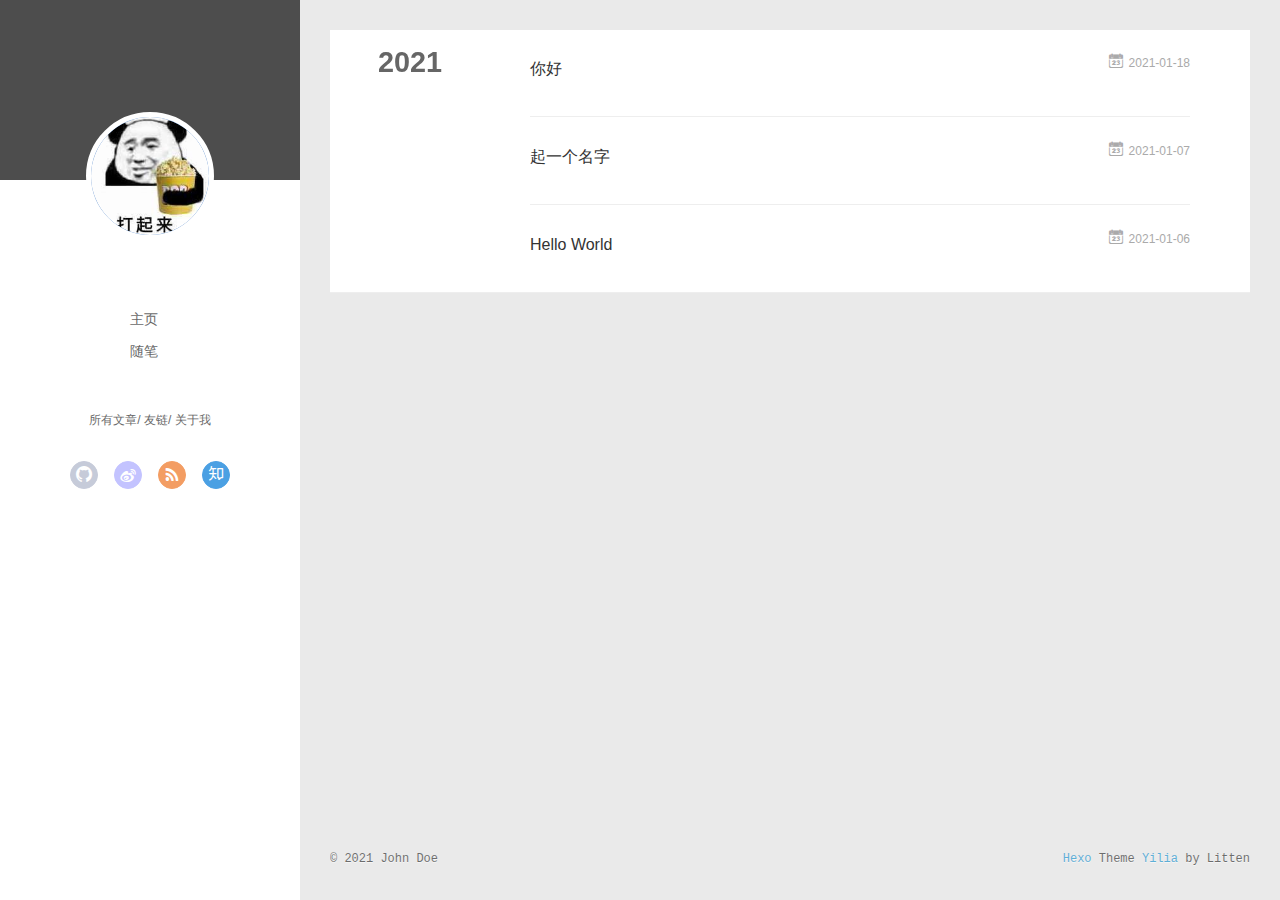
<file: archives/index.html>
<!DOCTYPE html>
<html>
<head>
  <meta charset="utf-8">
  
  <meta name="renderer" content="webkit">
  <meta http-equiv="X-UA-Compatible" content="IE=edge" >
  <link rel="dns-prefetch" href="http://kefandada.github.io">
  <title>Archives | Hexo</title>
  <meta name="viewport" content="width=device-width, initial-scale=1, maximum-scale=1">
  <meta property="og:type" content="website">
<meta property="og:title" content="Hexo">
<meta property="og:url" content="http://kefandada.github.io/archives/index.html">
<meta property="og:site_name" content="Hexo">
<meta property="og:locale" content="en_US">
<meta property="article:author" content="John Doe">
<meta name="twitter:card" content="summary">
  
    <link rel="alternative" href="/atom.xml" title="Hexo" type="application/atom+xml">
  
  
    <link rel="icon" href="/favicon.png">
  
  <link rel="stylesheet" type="text/css" href="/./main.0cf68a.css">
  <style type="text/css">
  
    #container.show {
      background: linear-gradient(200deg,#a0cfe4,#e8c37e);
    }
  </style>
  

  

<meta name="generator" content="Hexo 5.3.0"></head>

<body>
  <div id="container" q-class="show:isCtnShow">
    <canvas id="anm-canvas" class="anm-canvas"></canvas>
    <div class="left-col" q-class="show:isShow">
      
<div class="overlay" style="background: #4d4d4d"></div>
<div class="intrude-less">
	<header id="header" class="inner">
		<a href="/" class="profilepic">
			<img src="/assets/BlogImg/head.jpg" class="js-avatar">
		</a>
		<hgroup>
		  <h1 class="header-author"><a href="/"></a></h1>
		</hgroup>
		

		<nav class="header-menu">
			<ul>
			
				<li><a href="/">主页</a></li>
	        
				<li><a href="/tags/%E9%9A%8F%E7%AC%94/">随笔</a></li>
	        
			</ul>
		</nav>
		<nav class="header-smart-menu">
    		
    			
    			<a q-on="click: openSlider(e, 'innerArchive')" href="javascript:void(0)">所有文章</a>
    			
            
    			
    			<a q-on="click: openSlider(e, 'friends')" href="javascript:void(0)">友链</a>
    			
            
    			
    			<a q-on="click: openSlider(e, 'aboutme')" href="javascript:void(0)">关于我</a>
    			
            
		</nav>
		<nav class="header-nav">
			<div class="social">
				
					<a class="github" target="_blank" href="#" title="github"><i class="icon-github"></i></a>
		        
					<a class="weibo" target="_blank" href="#" title="weibo"><i class="icon-weibo"></i></a>
		        
					<a class="rss" target="_blank" href="#" title="rss"><i class="icon-rss"></i></a>
		        
					<a class="zhihu" target="_blank" href="#" title="zhihu"><i class="icon-zhihu"></i></a>
		        
			</div>
		</nav>
	</header>		
</div>

    </div>
    <div class="mid-col" q-class="show:isShow,hide:isShow|isFalse">
      
<nav id="mobile-nav">
  	<div class="overlay js-overlay" style="background: #4d4d4d"></div>
	<div class="btnctn js-mobile-btnctn">
  		<div class="slider-trigger list" q-on="click: openSlider(e)"><i class="icon icon-sort"></i></div>
	</div>
	<div class="intrude-less">
		<header id="header" class="inner">
			<div class="profilepic">
				<img src="/assets/BlogImg/head.jpg" class="js-avatar">
			</div>
			<hgroup>
			  <h1 class="header-author js-header-author"></h1>
			</hgroup>
			
			
			
				
			
				
			
			
			
			<nav class="header-nav">
				<div class="social">
					
						<a class="github" target="_blank" href="#" title="github"><i class="icon-github"></i></a>
			        
						<a class="weibo" target="_blank" href="#" title="weibo"><i class="icon-weibo"></i></a>
			        
						<a class="rss" target="_blank" href="#" title="rss"><i class="icon-rss"></i></a>
			        
						<a class="zhihu" target="_blank" href="#" title="zhihu"><i class="icon-zhihu"></i></a>
			        
				</div>
			</nav>

			<nav class="header-menu js-header-menu">
				<ul style="width: 50%">
				
				
					<li style="width: 50%"><a href="/">主页</a></li>
		        
					<li style="width: 50%"><a href="/tags/%E9%9A%8F%E7%AC%94/">随笔</a></li>
		        
				</ul>
			</nav>
		</header>				
	</div>
	<div class="mobile-mask" style="display:none" q-show="isShow"></div>
</nav>

      <div id="wrapper" class="body-wrap">
        <div class="menu-l">
          <div class="canvas-wrap">
            <canvas data-colors="#eaeaea" data-sectionHeight="100" data-contentId="js-content" id="myCanvas1" class="anm-canvas"></canvas>
          </div>
          <div id="js-content" class="content-ll">
            
  
  
    
    
      
      
      <section class="archives-wrap">
        <div class="archive-year-wrap">
          <a href="/archives/2021" class="archive-year">2021</a>
        </div>
        <div class="archives">
    
    <article class="archive-article archive-type-post">
  <div class="archive-article-inner">
    <header class="archive-article-header">
      	<div class="article-meta">
	      	<a href="/2021/01/18/%E4%BD%A0%E5%A5%BD/" class="archive-article-date">
  	<time datetime="2021-01-18T06:41:41.000Z" itemprop="datePublished"><i class="icon-calendar icon"></i>2021-01-18</time>
</a>
        </div>
    	 
  
    <h1 itemprop="name">
      <a class="archive-article-title" href="/2021/01/18/%E4%BD%A0%E5%A5%BD/">你好</a>
    </h1>
  

        <div class="article-info info-on-right">
          
          

        </div>
        <div class="clearfix"></div>
    </header>
  </div>
</article>
  
    
    
    <article class="archive-article archive-type-post">
  <div class="archive-article-inner">
    <header class="archive-article-header">
      	<div class="article-meta">
	      	<a href="/2021/01/07/%E8%B5%B7%E4%B8%80%E4%B8%AA%E5%90%8D%E5%AD%97/" class="archive-article-date">
  	<time datetime="2021-01-07T01:40:29.000Z" itemprop="datePublished"><i class="icon-calendar icon"></i>2021-01-07</time>
</a>
        </div>
    	 
  
    <h1 itemprop="name">
      <a class="archive-article-title" href="/2021/01/07/%E8%B5%B7%E4%B8%80%E4%B8%AA%E5%90%8D%E5%AD%97/">起一个名字</a>
    </h1>
  

        <div class="article-info info-on-right">
          
          

        </div>
        <div class="clearfix"></div>
    </header>
  </div>
</article>
  
    
    
    <article class="archive-article archive-type-post">
  <div class="archive-article-inner">
    <header class="archive-article-header">
      	<div class="article-meta">
	      	<a href="/2021/01/06/hello-world/" class="archive-article-date">
  	<time datetime="2021-01-06T12:34:10.338Z" itemprop="datePublished"><i class="icon-calendar icon"></i>2021-01-06</time>
</a>
        </div>
    	 
  
    <h1 itemprop="name">
      <a class="archive-article-title" href="/2021/01/06/hello-world/">Hello World</a>
    </h1>
  

        <div class="article-info info-on-right">
          
          

        </div>
        <div class="clearfix"></div>
    </header>
  </div>
</article>
  
  
    </div></section>
  

    


          </div>
        </div>
      </div>
      <footer id="footer">
  <div class="outer">
    <div id="footer-info">
    	<div class="footer-left">
    		&copy; 2021 John Doe
    	</div>
      	<div class="footer-right">
      		<a href="http://hexo.io/" target="_blank">Hexo</a>  Theme <a href="https://github.com/litten/hexo-theme-yilia" target="_blank">Yilia</a> by Litten
      	</div>
    </div>
  </div>
</footer>
    </div>
    <script>
	var yiliaConfig = {
		mathjax: false,
		isHome: false,
		isPost: false,
		isArchive: true,
		isTag: false,
		isCategory: false,
		open_in_new: false,
		toc_hide_index: true,
		root: "/",
		innerArchive: true,
		showTags: false
	}
</script>

<script>!function(t){function n(e){if(r[e])return r[e].exports;var i=r[e]={exports:{},id:e,loaded:!1};return t[e].call(i.exports,i,i.exports,n),i.loaded=!0,i.exports}var r={};n.m=t,n.c=r,n.p="./",n(0)}([function(t,n,r){r(195),t.exports=r(191)},function(t,n,r){var e=r(3),i=r(52),o=r(27),u=r(28),c=r(53),f="prototype",a=function(t,n,r){var s,l,h,v,p=t&a.F,d=t&a.G,y=t&a.S,g=t&a.P,b=t&a.B,m=d?e:y?e[n]||(e[n]={}):(e[n]||{})[f],x=d?i:i[n]||(i[n]={}),w=x[f]||(x[f]={});d&&(r=n);for(s in r)l=!p&&m&&void 0!==m[s],h=(l?m:r)[s],v=b&&l?c(h,e):g&&"function"==typeof h?c(Function.call,h):h,m&&u(m,s,h,t&a.U),x[s]!=h&&o(x,s,v),g&&w[s]!=h&&(w[s]=h)};e.core=i,a.F=1,a.G=2,a.S=4,a.P=8,a.B=16,a.W=32,a.U=64,a.R=128,t.exports=a},function(t,n,r){var e=r(6);t.exports=function(t){if(!e(t))throw TypeError(t+" is not an object!");return t}},function(t,n){var r=t.exports="undefined"!=typeof window&&window.Math==Math?window:"undefined"!=typeof self&&self.Math==Math?self:Function("return this")();"number"==typeof __g&&(__g=r)},function(t,n){t.exports=function(t){try{return!!t()}catch(t){return!0}}},function(t,n){var r=t.exports="undefined"!=typeof window&&window.Math==Math?window:"undefined"!=typeof self&&self.Math==Math?self:Function("return this")();"number"==typeof __g&&(__g=r)},function(t,n){t.exports=function(t){return"object"==typeof t?null!==t:"function"==typeof t}},function(t,n,r){var e=r(126)("wks"),i=r(76),o=r(3).Symbol,u="function"==typeof o;(t.exports=function(t){return e[t]||(e[t]=u&&o[t]||(u?o:i)("Symbol."+t))}).store=e},function(t,n){var r={}.hasOwnProperty;t.exports=function(t,n){return r.call(t,n)}},function(t,n,r){var e=r(94),i=r(33);t.exports=function(t){return e(i(t))}},function(t,n,r){t.exports=!r(4)(function(){return 7!=Object.defineProperty({},"a",{get:function(){return 7}}).a})},function(t,n,r){var e=r(2),i=r(167),o=r(50),u=Object.defineProperty;n.f=r(10)?Object.defineProperty:function(t,n,r){if(e(t),n=o(n,!0),e(r),i)try{return u(t,n,r)}catch(t){}if("get"in r||"set"in r)throw TypeError("Accessors not supported!");return"value"in r&&(t[n]=r.value),t}},function(t,n,r){t.exports=!r(18)(function(){return 7!=Object.defineProperty({},"a",{get:function(){return 7}}).a})},function(t,n,r){var e=r(14),i=r(22);t.exports=r(12)?function(t,n,r){return e.f(t,n,i(1,r))}:function(t,n,r){return t[n]=r,t}},function(t,n,r){var e=r(20),i=r(58),o=r(42),u=Object.defineProperty;n.f=r(12)?Object.defineProperty:function(t,n,r){if(e(t),n=o(n,!0),e(r),i)try{return u(t,n,r)}catch(t){}if("get"in r||"set"in r)throw TypeError("Accessors not supported!");return"value"in r&&(t[n]=r.value),t}},function(t,n,r){var e=r(40)("wks"),i=r(23),o=r(5).Symbol,u="function"==typeof o;(t.exports=function(t){return e[t]||(e[t]=u&&o[t]||(u?o:i)("Symbol."+t))}).store=e},function(t,n,r){var e=r(67),i=Math.min;t.exports=function(t){return t>0?i(e(t),9007199254740991):0}},function(t,n,r){var e=r(46);t.exports=function(t){return Object(e(t))}},function(t,n){t.exports=function(t){try{return!!t()}catch(t){return!0}}},function(t,n,r){var e=r(63),i=r(34);t.exports=Object.keys||function(t){return e(t,i)}},function(t,n,r){var e=r(21);t.exports=function(t){if(!e(t))throw TypeError(t+" is not an object!");return t}},function(t,n){t.exports=function(t){return"object"==typeof t?null!==t:"function"==typeof t}},function(t,n){t.exports=function(t,n){return{enumerable:!(1&t),configurable:!(2&t),writable:!(4&t),value:n}}},function(t,n){var r=0,e=Math.random();t.exports=function(t){return"Symbol(".concat(void 0===t?"":t,")_",(++r+e).toString(36))}},function(t,n){var r={}.hasOwnProperty;t.exports=function(t,n){return r.call(t,n)}},function(t,n){var r=t.exports={version:"2.4.0"};"number"==typeof __e&&(__e=r)},function(t,n){t.exports=function(t){if("function"!=typeof t)throw TypeError(t+" is not a function!");return t}},function(t,n,r){var e=r(11),i=r(66);t.exports=r(10)?function(t,n,r){return e.f(t,n,i(1,r))}:function(t,n,r){return t[n]=r,t}},function(t,n,r){var e=r(3),i=r(27),o=r(24),u=r(76)("src"),c="toString",f=Function[c],a=(""+f).split(c);r(52).inspectSource=function(t){return f.call(t)},(t.exports=function(t,n,r,c){var f="function"==typeof r;f&&(o(r,"name")||i(r,"name",n)),t[n]!==r&&(f&&(o(r,u)||i(r,u,t[n]?""+t[n]:a.join(String(n)))),t===e?t[n]=r:c?t[n]?t[n]=r:i(t,n,r):(delete t[n],i(t,n,r)))})(Function.prototype,c,function(){return"function"==typeof this&&this[u]||f.call(this)})},function(t,n,r){var e=r(1),i=r(4),o=r(46),u=function(t,n,r,e){var i=String(o(t)),u="<"+n;return""!==r&&(u+=" "+r+'="'+String(e).replace(/"/g,"&quot;")+'"'),u+">"+i+"</"+n+">"};t.exports=function(t,n){var r={};r[t]=n(u),e(e.P+e.F*i(function(){var n=""[t]('"');return n!==n.toLowerCase()||n.split('"').length>3}),"String",r)}},function(t,n,r){var e=r(115),i=r(46);t.exports=function(t){return e(i(t))}},function(t,n,r){var e=r(116),i=r(66),o=r(30),u=r(50),c=r(24),f=r(167),a=Object.getOwnPropertyDescriptor;n.f=r(10)?a:function(t,n){if(t=o(t),n=u(n,!0),f)try{return a(t,n)}catch(t){}if(c(t,n))return i(!e.f.call(t,n),t[n])}},function(t,n,r){var e=r(24),i=r(17),o=r(145)("IE_PROTO"),u=Object.prototype;t.exports=Object.getPrototypeOf||function(t){return t=i(t),e(t,o)?t[o]:"function"==typeof t.constructor&&t instanceof t.constructor?t.constructor.prototype:t instanceof Object?u:null}},function(t,n){t.exports=function(t){if(void 0==t)throw TypeError("Can't call method on  "+t);return t}},function(t,n){t.exports="constructor,hasOwnProperty,isPrototypeOf,propertyIsEnumerable,toLocaleString,toString,valueOf".split(",")},function(t,n){t.exports={}},function(t,n){t.exports=!0},function(t,n){n.f={}.propertyIsEnumerable},function(t,n,r){var e=r(14).f,i=r(8),o=r(15)("toStringTag");t.exports=function(t,n,r){t&&!i(t=r?t:t.prototype,o)&&e(t,o,{configurable:!0,value:n})}},function(t,n,r){var e=r(40)("keys"),i=r(23);t.exports=function(t){return e[t]||(e[t]=i(t))}},function(t,n,r){var e=r(5),i="__core-js_shared__",o=e[i]||(e[i]={});t.exports=function(t){return o[t]||(o[t]={})}},function(t,n){var r=Math.ceil,e=Math.floor;t.exports=function(t){return isNaN(t=+t)?0:(t>0?e:r)(t)}},function(t,n,r){var e=r(21);t.exports=function(t,n){if(!e(t))return t;var r,i;if(n&&"function"==typeof(r=t.toString)&&!e(i=r.call(t)))return i;if("function"==typeof(r=t.valueOf)&&!e(i=r.call(t)))return i;if(!n&&"function"==typeof(r=t.toString)&&!e(i=r.call(t)))return i;throw TypeError("Can't convert object to primitive value")}},function(t,n,r){var e=r(5),i=r(25),o=r(36),u=r(44),c=r(14).f;t.exports=function(t){var n=i.Symbol||(i.Symbol=o?{}:e.Symbol||{});"_"==t.charAt(0)||t in n||c(n,t,{value:u.f(t)})}},function(t,n,r){n.f=r(15)},function(t,n){var r={}.toString;t.exports=function(t){return r.call(t).slice(8,-1)}},function(t,n){t.exports=function(t){if(void 0==t)throw TypeError("Can't call method on  "+t);return t}},function(t,n,r){var e=r(4);t.exports=function(t,n){return!!t&&e(function(){n?t.call(null,function(){},1):t.call(null)})}},function(t,n,r){var e=r(53),i=r(115),o=r(17),u=r(16),c=r(203);t.exports=function(t,n){var r=1==t,f=2==t,a=3==t,s=4==t,l=6==t,h=5==t||l,v=n||c;return function(n,c,p){for(var d,y,g=o(n),b=i(g),m=e(c,p,3),x=u(b.length),w=0,S=r?v(n,x):f?v(n,0):void 0;x>w;w++)if((h||w in b)&&(d=b[w],y=m(d,w,g),t))if(r)S[w]=y;else if(y)switch(t){case 3:return!0;case 5:return d;case 6:return w;case 2:S.push(d)}else if(s)return!1;return l?-1:a||s?s:S}}},function(t,n,r){var e=r(1),i=r(52),o=r(4);t.exports=function(t,n){var r=(i.Object||{})[t]||Object[t],u={};u[t]=n(r),e(e.S+e.F*o(function(){r(1)}),"Object",u)}},function(t,n,r){var e=r(6);t.exports=function(t,n){if(!e(t))return t;var r,i;if(n&&"function"==typeof(r=t.toString)&&!e(i=r.call(t)))return i;if("function"==typeof(r=t.valueOf)&&!e(i=r.call(t)))return i;if(!n&&"function"==typeof(r=t.toString)&&!e(i=r.call(t)))return i;throw TypeError("Can't convert object to primitive value")}},function(t,n,r){var e=r(5),i=r(25),o=r(91),u=r(13),c="prototype",f=function(t,n,r){var a,s,l,h=t&f.F,v=t&f.G,p=t&f.S,d=t&f.P,y=t&f.B,g=t&f.W,b=v?i:i[n]||(i[n]={}),m=b[c],x=v?e:p?e[n]:(e[n]||{})[c];v&&(r=n);for(a in r)(s=!h&&x&&void 0!==x[a])&&a in b||(l=s?x[a]:r[a],b[a]=v&&"function"!=typeof x[a]?r[a]:y&&s?o(l,e):g&&x[a]==l?function(t){var n=function(n,r,e){if(this instanceof t){switch(arguments.length){case 0:return new t;case 1:return new t(n);case 2:return new t(n,r)}return new t(n,r,e)}return t.apply(this,arguments)};return n[c]=t[c],n}(l):d&&"function"==typeof l?o(Function.call,l):l,d&&((b.virtual||(b.virtual={}))[a]=l,t&f.R&&m&&!m[a]&&u(m,a,l)))};f.F=1,f.G=2,f.S=4,f.P=8,f.B=16,f.W=32,f.U=64,f.R=128,t.exports=f},function(t,n){var r=t.exports={version:"2.4.0"};"number"==typeof __e&&(__e=r)},function(t,n,r){var e=r(26);t.exports=function(t,n,r){if(e(t),void 0===n)return t;switch(r){case 1:return function(r){return t.call(n,r)};case 2:return function(r,e){return t.call(n,r,e)};case 3:return function(r,e,i){return t.call(n,r,e,i)}}return function(){return t.apply(n,arguments)}}},function(t,n,r){var e=r(183),i=r(1),o=r(126)("metadata"),u=o.store||(o.store=new(r(186))),c=function(t,n,r){var i=u.get(t);if(!i){if(!r)return;u.set(t,i=new e)}var o=i.get(n);if(!o){if(!r)return;i.set(n,o=new e)}return o},f=function(t,n,r){var e=c(n,r,!1);return void 0!==e&&e.has(t)},a=function(t,n,r){var e=c(n,r,!1);return void 0===e?void 0:e.get(t)},s=function(t,n,r,e){c(r,e,!0).set(t,n)},l=function(t,n){var r=c(t,n,!1),e=[];return r&&r.forEach(function(t,n){e.push(n)}),e},h=function(t){return void 0===t||"symbol"==typeof t?t:String(t)},v=function(t){i(i.S,"Reflect",t)};t.exports={store:u,map:c,has:f,get:a,set:s,keys:l,key:h,exp:v}},function(t,n,r){"use strict";if(r(10)){var e=r(69),i=r(3),o=r(4),u=r(1),c=r(127),f=r(152),a=r(53),s=r(68),l=r(66),h=r(27),v=r(73),p=r(67),d=r(16),y=r(75),g=r(50),b=r(24),m=r(180),x=r(114),w=r(6),S=r(17),_=r(137),O=r(70),E=r(32),P=r(71).f,j=r(154),F=r(76),M=r(7),A=r(48),N=r(117),T=r(146),I=r(155),k=r(80),L=r(123),R=r(74),C=r(130),D=r(160),U=r(11),W=r(31),G=U.f,B=W.f,V=i.RangeError,z=i.TypeError,q=i.Uint8Array,K="ArrayBuffer",J="Shared"+K,Y="BYTES_PER_ELEMENT",H="prototype",$=Array[H],X=f.ArrayBuffer,Q=f.DataView,Z=A(0),tt=A(2),nt=A(3),rt=A(4),et=A(5),it=A(6),ot=N(!0),ut=N(!1),ct=I.values,ft=I.keys,at=I.entries,st=$.lastIndexOf,lt=$.reduce,ht=$.reduceRight,vt=$.join,pt=$.sort,dt=$.slice,yt=$.toString,gt=$.toLocaleString,bt=M("iterator"),mt=M("toStringTag"),xt=F("typed_constructor"),wt=F("def_constructor"),St=c.CONSTR,_t=c.TYPED,Ot=c.VIEW,Et="Wrong length!",Pt=A(1,function(t,n){return Tt(T(t,t[wt]),n)}),jt=o(function(){return 1===new q(new Uint16Array([1]).buffer)[0]}),Ft=!!q&&!!q[H].set&&o(function(){new q(1).set({})}),Mt=function(t,n){if(void 0===t)throw z(Et);var r=+t,e=d(t);if(n&&!m(r,e))throw V(Et);return e},At=function(t,n){var r=p(t);if(r<0||r%n)throw V("Wrong offset!");return r},Nt=function(t){if(w(t)&&_t in t)return t;throw z(t+" is not a typed array!")},Tt=function(t,n){if(!(w(t)&&xt in t))throw z("It is not a typed array constructor!");return new t(n)},It=function(t,n){return kt(T(t,t[wt]),n)},kt=function(t,n){for(var r=0,e=n.length,i=Tt(t,e);e>r;)i[r]=n[r++];return i},Lt=function(t,n,r){G(t,n,{get:function(){return this._d[r]}})},Rt=function(t){var n,r,e,i,o,u,c=S(t),f=arguments.length,s=f>1?arguments[1]:void 0,l=void 0!==s,h=j(c);if(void 0!=h&&!_(h)){for(u=h.call(c),e=[],n=0;!(o=u.next()).done;n++)e.push(o.value);c=e}for(l&&f>2&&(s=a(s,arguments[2],2)),n=0,r=d(c.length),i=Tt(this,r);r>n;n++)i[n]=l?s(c[n],n):c[n];return i},Ct=function(){for(var t=0,n=arguments.length,r=Tt(this,n);n>t;)r[t]=arguments[t++];return r},Dt=!!q&&o(function(){gt.call(new q(1))}),Ut=function(){return gt.apply(Dt?dt.call(Nt(this)):Nt(this),arguments)},Wt={copyWithin:function(t,n){return D.call(Nt(this),t,n,arguments.length>2?arguments[2]:void 0)},every:function(t){return rt(Nt(this),t,arguments.length>1?arguments[1]:void 0)},fill:function(t){return C.apply(Nt(this),arguments)},filter:function(t){return It(this,tt(Nt(this),t,arguments.length>1?arguments[1]:void 0))},find:function(t){return et(Nt(this),t,arguments.length>1?arguments[1]:void 0)},findIndex:function(t){return it(Nt(this),t,arguments.length>1?arguments[1]:void 0)},forEach:function(t){Z(Nt(this),t,arguments.length>1?arguments[1]:void 0)},indexOf:function(t){return ut(Nt(this),t,arguments.length>1?arguments[1]:void 0)},includes:function(t){return ot(Nt(this),t,arguments.length>1?arguments[1]:void 0)},join:function(t){return vt.apply(Nt(this),arguments)},lastIndexOf:function(t){return st.apply(Nt(this),arguments)},map:function(t){return Pt(Nt(this),t,arguments.length>1?arguments[1]:void 0)},reduce:function(t){return lt.apply(Nt(this),arguments)},reduceRight:function(t){return ht.apply(Nt(this),arguments)},reverse:function(){for(var t,n=this,r=Nt(n).length,e=Math.floor(r/2),i=0;i<e;)t=n[i],n[i++]=n[--r],n[r]=t;return n},some:function(t){return nt(Nt(this),t,arguments.length>1?arguments[1]:void 0)},sort:function(t){return pt.call(Nt(this),t)},subarray:function(t,n){var r=Nt(this),e=r.length,i=y(t,e);return new(T(r,r[wt]))(r.buffer,r.byteOffset+i*r.BYTES_PER_ELEMENT,d((void 0===n?e:y(n,e))-i))}},Gt=function(t,n){return It(this,dt.call(Nt(this),t,n))},Bt=function(t){Nt(this);var n=At(arguments[1],1),r=this.length,e=S(t),i=d(e.length),o=0;if(i+n>r)throw V(Et);for(;o<i;)this[n+o]=e[o++]},Vt={entries:function(){return at.call(Nt(this))},keys:function(){return ft.call(Nt(this))},values:function(){return ct.call(Nt(this))}},zt=function(t,n){return w(t)&&t[_t]&&"symbol"!=typeof n&&n in t&&String(+n)==String(n)},qt=function(t,n){return zt(t,n=g(n,!0))?l(2,t[n]):B(t,n)},Kt=function(t,n,r){return!(zt(t,n=g(n,!0))&&w(r)&&b(r,"value"))||b(r,"get")||b(r,"set")||r.configurable||b(r,"writable")&&!r.writable||b(r,"enumerable")&&!r.enumerable?G(t,n,r):(t[n]=r.value,t)};St||(W.f=qt,U.f=Kt),u(u.S+u.F*!St,"Object",{getOwnPropertyDescriptor:qt,defineProperty:Kt}),o(function(){yt.call({})})&&(yt=gt=function(){return vt.call(this)});var Jt=v({},Wt);v(Jt,Vt),h(Jt,bt,Vt.values),v(Jt,{slice:Gt,set:Bt,constructor:function(){},toString:yt,toLocaleString:Ut}),Lt(Jt,"buffer","b"),Lt(Jt,"byteOffset","o"),Lt(Jt,"byteLength","l"),Lt(Jt,"length","e"),G(Jt,mt,{get:function(){return this[_t]}}),t.exports=function(t,n,r,f){f=!!f;var a=t+(f?"Clamped":"")+"Array",l="Uint8Array"!=a,v="get"+t,p="set"+t,y=i[a],g=y||{},b=y&&E(y),m=!y||!c.ABV,S={},_=y&&y[H],j=function(t,r){var e=t._d;return e.v[v](r*n+e.o,jt)},F=function(t,r,e){var i=t._d;f&&(e=(e=Math.round(e))<0?0:e>255?255:255&e),i.v[p](r*n+i.o,e,jt)},M=function(t,n){G(t,n,{get:function(){return j(this,n)},set:function(t){return F(this,n,t)},enumerable:!0})};m?(y=r(function(t,r,e,i){s(t,y,a,"_d");var o,u,c,f,l=0,v=0;if(w(r)){if(!(r instanceof X||(f=x(r))==K||f==J))return _t in r?kt(y,r):Rt.call(y,r);o=r,v=At(e,n);var p=r.byteLength;if(void 0===i){if(p%n)throw V(Et);if((u=p-v)<0)throw V(Et)}else if((u=d(i)*n)+v>p)throw V(Et);c=u/n}else c=Mt(r,!0),u=c*n,o=new X(u);for(h(t,"_d",{b:o,o:v,l:u,e:c,v:new Q(o)});l<c;)M(t,l++)}),_=y[H]=O(Jt),h(_,"constructor",y)):L(function(t){new y(null),new y(t)},!0)||(y=r(function(t,r,e,i){s(t,y,a);var o;return w(r)?r instanceof X||(o=x(r))==K||o==J?void 0!==i?new g(r,At(e,n),i):void 0!==e?new g(r,At(e,n)):new g(r):_t in r?kt(y,r):Rt.call(y,r):new g(Mt(r,l))}),Z(b!==Function.prototype?P(g).concat(P(b)):P(g),function(t){t in y||h(y,t,g[t])}),y[H]=_,e||(_.constructor=y));var A=_[bt],N=!!A&&("values"==A.name||void 0==A.name),T=Vt.values;h(y,xt,!0),h(_,_t,a),h(_,Ot,!0),h(_,wt,y),(f?new y(1)[mt]==a:mt in _)||G(_,mt,{get:function(){return a}}),S[a]=y,u(u.G+u.W+u.F*(y!=g),S),u(u.S,a,{BYTES_PER_ELEMENT:n,from:Rt,of:Ct}),Y in _||h(_,Y,n),u(u.P,a,Wt),R(a),u(u.P+u.F*Ft,a,{set:Bt}),u(u.P+u.F*!N,a,Vt),u(u.P+u.F*(_.toString!=yt),a,{toString:yt}),u(u.P+u.F*o(function(){new y(1).slice()}),a,{slice:Gt}),u(u.P+u.F*(o(function(){return[1,2].toLocaleString()!=new y([1,2]).toLocaleString()})||!o(function(){_.toLocaleString.call([1,2])})),a,{toLocaleString:Ut}),k[a]=N?A:T,e||N||h(_,bt,T)}}else t.exports=function(){}},function(t,n){var r={}.toString;t.exports=function(t){return r.call(t).slice(8,-1)}},function(t,n,r){var e=r(21),i=r(5).document,o=e(i)&&e(i.createElement);t.exports=function(t){return o?i.createElement(t):{}}},function(t,n,r){t.exports=!r(12)&&!r(18)(function(){return 7!=Object.defineProperty(r(57)("div"),"a",{get:function(){return 7}}).a})},function(t,n,r){"use strict";var e=r(36),i=r(51),o=r(64),u=r(13),c=r(8),f=r(35),a=r(96),s=r(38),l=r(103),h=r(15)("iterator"),v=!([].keys&&"next"in[].keys()),p="keys",d="values",y=function(){return this};t.exports=function(t,n,r,g,b,m,x){a(r,n,g);var w,S,_,O=function(t){if(!v&&t in F)return F[t];switch(t){case p:case d:return function(){return new r(this,t)}}return function(){return new r(this,t)}},E=n+" Iterator",P=b==d,j=!1,F=t.prototype,M=F[h]||F["@@iterator"]||b&&F[b],A=M||O(b),N=b?P?O("entries"):A:void 0,T="Array"==n?F.entries||M:M;if(T&&(_=l(T.call(new t)))!==Object.prototype&&(s(_,E,!0),e||c(_,h)||u(_,h,y)),P&&M&&M.name!==d&&(j=!0,A=function(){return M.call(this)}),e&&!x||!v&&!j&&F[h]||u(F,h,A),f[n]=A,f[E]=y,b)if(w={values:P?A:O(d),keys:m?A:O(p),entries:N},x)for(S in w)S in F||o(F,S,w[S]);else i(i.P+i.F*(v||j),n,w);return w}},function(t,n,r){var e=r(20),i=r(100),o=r(34),u=r(39)("IE_PROTO"),c=function(){},f="prototype",a=function(){var t,n=r(57)("iframe"),e=o.length;for(n.style.display="none",r(93).appendChild(n),n.src="javascript:",t=n.contentWindow.document,t.open(),t.write("<script>document.F=Object<\/script>"),t.close(),a=t.F;e--;)delete a[f][o[e]];return a()};t.exports=Object.create||function(t,n){var r;return null!==t?(c[f]=e(t),r=new c,c[f]=null,r[u]=t):r=a(),void 0===n?r:i(r,n)}},function(t,n,r){var e=r(63),i=r(34).concat("length","prototype");n.f=Object.getOwnPropertyNames||function(t){return e(t,i)}},function(t,n){n.f=Object.getOwnPropertySymbols},function(t,n,r){var e=r(8),i=r(9),o=r(90)(!1),u=r(39)("IE_PROTO");t.exports=function(t,n){var r,c=i(t),f=0,a=[];for(r in c)r!=u&&e(c,r)&&a.push(r);for(;n.length>f;)e(c,r=n[f++])&&(~o(a,r)||a.push(r));return a}},function(t,n,r){t.exports=r(13)},function(t,n,r){var e=r(76)("meta"),i=r(6),o=r(24),u=r(11).f,c=0,f=Object.isExtensible||function(){return!0},a=!r(4)(function(){return f(Object.preventExtensions({}))}),s=function(t){u(t,e,{value:{i:"O"+ ++c,w:{}}})},l=function(t,n){if(!i(t))return"symbol"==typeof t?t:("string"==typeof t?"S":"P")+t;if(!o(t,e)){if(!f(t))return"F";if(!n)return"E";s(t)}return t[e].i},h=function(t,n){if(!o(t,e)){if(!f(t))return!0;if(!n)return!1;s(t)}return t[e].w},v=function(t){return a&&p.NEED&&f(t)&&!o(t,e)&&s(t),t},p=t.exports={KEY:e,NEED:!1,fastKey:l,getWeak:h,onFreeze:v}},function(t,n){t.exports=function(t,n){return{enumerable:!(1&t),configurable:!(2&t),writable:!(4&t),value:n}}},function(t,n){var r=Math.ceil,e=Math.floor;t.exports=function(t){return isNaN(t=+t)?0:(t>0?e:r)(t)}},function(t,n){t.exports=function(t,n,r,e){if(!(t instanceof n)||void 0!==e&&e in t)throw TypeError(r+": incorrect invocation!");return t}},function(t,n){t.exports=!1},function(t,n,r){var e=r(2),i=r(173),o=r(133),u=r(145)("IE_PROTO"),c=function(){},f="prototype",a=function(){var t,n=r(132)("iframe"),e=o.length;for(n.style.display="none",r(135).appendChild(n),n.src="javascript:",t=n.contentWindow.document,t.open(),t.write("<script>document.F=Object<\/script>"),t.close(),a=t.F;e--;)delete a[f][o[e]];return a()};t.exports=Object.create||function(t,n){var r;return null!==t?(c[f]=e(t),r=new c,c[f]=null,r[u]=t):r=a(),void 0===n?r:i(r,n)}},function(t,n,r){var e=r(175),i=r(133).concat("length","prototype");n.f=Object.getOwnPropertyNames||function(t){return e(t,i)}},function(t,n,r){var e=r(175),i=r(133);t.exports=Object.keys||function(t){return e(t,i)}},function(t,n,r){var e=r(28);t.exports=function(t,n,r){for(var i in n)e(t,i,n[i],r);return t}},function(t,n,r){"use strict";var e=r(3),i=r(11),o=r(10),u=r(7)("species");t.exports=function(t){var n=e[t];o&&n&&!n[u]&&i.f(n,u,{configurable:!0,get:function(){return this}})}},function(t,n,r){var e=r(67),i=Math.max,o=Math.min;t.exports=function(t,n){return t=e(t),t<0?i(t+n,0):o(t,n)}},function(t,n){var r=0,e=Math.random();t.exports=function(t){return"Symbol(".concat(void 0===t?"":t,")_",(++r+e).toString(36))}},function(t,n,r){var e=r(33);t.exports=function(t){return Object(e(t))}},function(t,n,r){var e=r(7)("unscopables"),i=Array.prototype;void 0==i[e]&&r(27)(i,e,{}),t.exports=function(t){i[e][t]=!0}},function(t,n,r){var e=r(53),i=r(169),o=r(137),u=r(2),c=r(16),f=r(154),a={},s={},n=t.exports=function(t,n,r,l,h){var v,p,d,y,g=h?function(){return t}:f(t),b=e(r,l,n?2:1),m=0;if("function"!=typeof g)throw TypeError(t+" is not iterable!");if(o(g)){for(v=c(t.length);v>m;m++)if((y=n?b(u(p=t[m])[0],p[1]):b(t[m]))===a||y===s)return y}else for(d=g.call(t);!(p=d.next()).done;)if((y=i(d,b,p.value,n))===a||y===s)return y};n.BREAK=a,n.RETURN=s},function(t,n){t.exports={}},function(t,n,r){var e=r(11).f,i=r(24),o=r(7)("toStringTag");t.exports=function(t,n,r){t&&!i(t=r?t:t.prototype,o)&&e(t,o,{configurable:!0,value:n})}},function(t,n,r){var e=r(1),i=r(46),o=r(4),u=r(150),c="["+u+"]",f="​",a=RegExp("^"+c+c+"*"),s=RegExp(c+c+"*$"),l=function(t,n,r){var i={},c=o(function(){return!!u[t]()||f[t]()!=f}),a=i[t]=c?n(h):u[t];r&&(i[r]=a),e(e.P+e.F*c,"String",i)},h=l.trim=function(t,n){return t=String(i(t)),1&n&&(t=t.replace(a,"")),2&n&&(t=t.replace(s,"")),t};t.exports=l},function(t,n,r){t.exports={default:r(86),__esModule:!0}},function(t,n,r){t.exports={default:r(87),__esModule:!0}},function(t,n,r){"use strict";function e(t){return t&&t.__esModule?t:{default:t}}n.__esModule=!0;var i=r(84),o=e(i),u=r(83),c=e(u),f="function"==typeof c.default&&"symbol"==typeof o.default?function(t){return typeof t}:function(t){return t&&"function"==typeof c.default&&t.constructor===c.default&&t!==c.default.prototype?"symbol":typeof t};n.default="function"==typeof c.default&&"symbol"===f(o.default)?function(t){return void 0===t?"undefined":f(t)}:function(t){return t&&"function"==typeof c.default&&t.constructor===c.default&&t!==c.default.prototype?"symbol":void 0===t?"undefined":f(t)}},function(t,n,r){r(110),r(108),r(111),r(112),t.exports=r(25).Symbol},function(t,n,r){r(109),r(113),t.exports=r(44).f("iterator")},function(t,n){t.exports=function(t){if("function"!=typeof t)throw TypeError(t+" is not a function!");return t}},function(t,n){t.exports=function(){}},function(t,n,r){var e=r(9),i=r(106),o=r(105);t.exports=function(t){return function(n,r,u){var c,f=e(n),a=i(f.length),s=o(u,a);if(t&&r!=r){for(;a>s;)if((c=f[s++])!=c)return!0}else for(;a>s;s++)if((t||s in f)&&f[s]===r)return t||s||0;return!t&&-1}}},function(t,n,r){var e=r(88);t.exports=function(t,n,r){if(e(t),void 0===n)return t;switch(r){case 1:return function(r){return t.call(n,r)};case 2:return function(r,e){return t.call(n,r,e)};case 3:return function(r,e,i){return t.call(n,r,e,i)}}return function(){return t.apply(n,arguments)}}},function(t,n,r){var e=r(19),i=r(62),o=r(37);t.exports=function(t){var n=e(t),r=i.f;if(r)for(var u,c=r(t),f=o.f,a=0;c.length>a;)f.call(t,u=c[a++])&&n.push(u);return n}},function(t,n,r){t.exports=r(5).document&&document.documentElement},function(t,n,r){var e=r(56);t.exports=Object("z").propertyIsEnumerable(0)?Object:function(t){return"String"==e(t)?t.split(""):Object(t)}},function(t,n,r){var e=r(56);t.exports=Array.isArray||function(t){return"Array"==e(t)}},function(t,n,r){"use strict";var e=r(60),i=r(22),o=r(38),u={};r(13)(u,r(15)("iterator"),function(){return this}),t.exports=function(t,n,r){t.prototype=e(u,{next:i(1,r)}),o(t,n+" Iterator")}},function(t,n){t.exports=function(t,n){return{value:n,done:!!t}}},function(t,n,r){var e=r(19),i=r(9);t.exports=function(t,n){for(var r,o=i(t),u=e(o),c=u.length,f=0;c>f;)if(o[r=u[f++]]===n)return r}},function(t,n,r){var e=r(23)("meta"),i=r(21),o=r(8),u=r(14).f,c=0,f=Object.isExtensible||function(){return!0},a=!r(18)(function(){return f(Object.preventExtensions({}))}),s=function(t){u(t,e,{value:{i:"O"+ ++c,w:{}}})},l=function(t,n){if(!i(t))return"symbol"==typeof t?t:("string"==typeof t?"S":"P")+t;if(!o(t,e)){if(!f(t))return"F";if(!n)return"E";s(t)}return t[e].i},h=function(t,n){if(!o(t,e)){if(!f(t))return!0;if(!n)return!1;s(t)}return t[e].w},v=function(t){return a&&p.NEED&&f(t)&&!o(t,e)&&s(t),t},p=t.exports={KEY:e,NEED:!1,fastKey:l,getWeak:h,onFreeze:v}},function(t,n,r){var e=r(14),i=r(20),o=r(19);t.exports=r(12)?Object.defineProperties:function(t,n){i(t);for(var r,u=o(n),c=u.length,f=0;c>f;)e.f(t,r=u[f++],n[r]);return t}},function(t,n,r){var e=r(37),i=r(22),o=r(9),u=r(42),c=r(8),f=r(58),a=Object.getOwnPropertyDescriptor;n.f=r(12)?a:function(t,n){if(t=o(t),n=u(n,!0),f)try{return a(t,n)}catch(t){}if(c(t,n))return i(!e.f.call(t,n),t[n])}},function(t,n,r){var e=r(9),i=r(61).f,o={}.toString,u="object"==typeof window&&window&&Object.getOwnPropertyNames?Object.getOwnPropertyNames(window):[],c=function(t){try{return i(t)}catch(t){return u.slice()}};t.exports.f=function(t){return u&&"[object Window]"==o.call(t)?c(t):i(e(t))}},function(t,n,r){var e=r(8),i=r(77),o=r(39)("IE_PROTO"),u=Object.prototype;t.exports=Object.getPrototypeOf||function(t){return t=i(t),e(t,o)?t[o]:"function"==typeof t.constructor&&t instanceof t.constructor?t.constructor.prototype:t instanceof Object?u:null}},function(t,n,r){var e=r(41),i=r(33);t.exports=function(t){return function(n,r){var o,u,c=String(i(n)),f=e(r),a=c.length;return f<0||f>=a?t?"":void 0:(o=c.charCodeAt(f),o<55296||o>56319||f+1===a||(u=c.charCodeAt(f+1))<56320||u>57343?t?c.charAt(f):o:t?c.slice(f,f+2):u-56320+(o-55296<<10)+65536)}}},function(t,n,r){var e=r(41),i=Math.max,o=Math.min;t.exports=function(t,n){return t=e(t),t<0?i(t+n,0):o(t,n)}},function(t,n,r){var e=r(41),i=Math.min;t.exports=function(t){return t>0?i(e(t),9007199254740991):0}},function(t,n,r){"use strict";var e=r(89),i=r(97),o=r(35),u=r(9);t.exports=r(59)(Array,"Array",function(t,n){this._t=u(t),this._i=0,this._k=n},function(){var t=this._t,n=this._k,r=this._i++;return!t||r>=t.length?(this._t=void 0,i(1)):"keys"==n?i(0,r):"values"==n?i(0,t[r]):i(0,[r,t[r]])},"values"),o.Arguments=o.Array,e("keys"),e("values"),e("entries")},function(t,n){},function(t,n,r){"use strict";var e=r(104)(!0);r(59)(String,"String",function(t){this._t=String(t),this._i=0},function(){var t,n=this._t,r=this._i;return r>=n.length?{value:void 0,done:!0}:(t=e(n,r),this._i+=t.length,{value:t,done:!1})})},function(t,n,r){"use strict";var e=r(5),i=r(8),o=r(12),u=r(51),c=r(64),f=r(99).KEY,a=r(18),s=r(40),l=r(38),h=r(23),v=r(15),p=r(44),d=r(43),y=r(98),g=r(92),b=r(95),m=r(20),x=r(9),w=r(42),S=r(22),_=r(60),O=r(102),E=r(101),P=r(14),j=r(19),F=E.f,M=P.f,A=O.f,N=e.Symbol,T=e.JSON,I=T&&T.stringify,k="prototype",L=v("_hidden"),R=v("toPrimitive"),C={}.propertyIsEnumerable,D=s("symbol-registry"),U=s("symbols"),W=s("op-symbols"),G=Object[k],B="function"==typeof N,V=e.QObject,z=!V||!V[k]||!V[k].findChild,q=o&&a(function(){return 7!=_(M({},"a",{get:function(){return M(this,"a",{value:7}).a}})).a})?function(t,n,r){var e=F(G,n);e&&delete G[n],M(t,n,r),e&&t!==G&&M(G,n,e)}:M,K=function(t){var n=U[t]=_(N[k]);return n._k=t,n},J=B&&"symbol"==typeof N.iterator?function(t){return"symbol"==typeof t}:function(t){return t instanceof N},Y=function(t,n,r){return t===G&&Y(W,n,r),m(t),n=w(n,!0),m(r),i(U,n)?(r.enumerable?(i(t,L)&&t[L][n]&&(t[L][n]=!1),r=_(r,{enumerable:S(0,!1)})):(i(t,L)||M(t,L,S(1,{})),t[L][n]=!0),q(t,n,r)):M(t,n,r)},H=function(t,n){m(t);for(var r,e=g(n=x(n)),i=0,o=e.length;o>i;)Y(t,r=e[i++],n[r]);return t},$=function(t,n){return void 0===n?_(t):H(_(t),n)},X=function(t){var n=C.call(this,t=w(t,!0));return!(this===G&&i(U,t)&&!i(W,t))&&(!(n||!i(this,t)||!i(U,t)||i(this,L)&&this[L][t])||n)},Q=function(t,n){if(t=x(t),n=w(n,!0),t!==G||!i(U,n)||i(W,n)){var r=F(t,n);return!r||!i(U,n)||i(t,L)&&t[L][n]||(r.enumerable=!0),r}},Z=function(t){for(var n,r=A(x(t)),e=[],o=0;r.length>o;)i(U,n=r[o++])||n==L||n==f||e.push(n);return e},tt=function(t){for(var n,r=t===G,e=A(r?W:x(t)),o=[],u=0;e.length>u;)!i(U,n=e[u++])||r&&!i(G,n)||o.push(U[n]);return o};B||(N=function(){if(this instanceof N)throw TypeError("Symbol is not a constructor!");var t=h(arguments.length>0?arguments[0]:void 0),n=function(r){this===G&&n.call(W,r),i(this,L)&&i(this[L],t)&&(this[L][t]=!1),q(this,t,S(1,r))};return o&&z&&q(G,t,{configurable:!0,set:n}),K(t)},c(N[k],"toString",function(){return this._k}),E.f=Q,P.f=Y,r(61).f=O.f=Z,r(37).f=X,r(62).f=tt,o&&!r(36)&&c(G,"propertyIsEnumerable",X,!0),p.f=function(t){return K(v(t))}),u(u.G+u.W+u.F*!B,{Symbol:N});for(var nt="hasInstance,isConcatSpreadable,iterator,match,replace,search,species,split,toPrimitive,toStringTag,unscopables".split(","),rt=0;nt.length>rt;)v(nt[rt++]);for(var nt=j(v.store),rt=0;nt.length>rt;)d(nt[rt++]);u(u.S+u.F*!B,"Symbol",{for:function(t){return i(D,t+="")?D[t]:D[t]=N(t)},keyFor:function(t){if(J(t))return y(D,t);throw TypeError(t+" is not a symbol!")},useSetter:function(){z=!0},useSimple:function(){z=!1}}),u(u.S+u.F*!B,"Object",{create:$,defineProperty:Y,defineProperties:H,getOwnPropertyDescriptor:Q,getOwnPropertyNames:Z,getOwnPropertySymbols:tt}),T&&u(u.S+u.F*(!B||a(function(){var t=N();return"[null]"!=I([t])||"{}"!=I({a:t})||"{}"!=I(Object(t))})),"JSON",{stringify:function(t){if(void 0!==t&&!J(t)){for(var n,r,e=[t],i=1;arguments.length>i;)e.push(arguments[i++]);return n=e[1],"function"==typeof n&&(r=n),!r&&b(n)||(n=function(t,n){if(r&&(n=r.call(this,t,n)),!J(n))return n}),e[1]=n,I.apply(T,e)}}}),N[k][R]||r(13)(N[k],R,N[k].valueOf),l(N,"Symbol"),l(Math,"Math",!0),l(e.JSON,"JSON",!0)},function(t,n,r){r(43)("asyncIterator")},function(t,n,r){r(43)("observable")},function(t,n,r){r(107);for(var e=r(5),i=r(13),o=r(35),u=r(15)("toStringTag"),c=["NodeList","DOMTokenList","MediaList","StyleSheetList","CSSRuleList"],f=0;f<5;f++){var a=c[f],s=e[a],l=s&&s.prototype;l&&!l[u]&&i(l,u,a),o[a]=o.Array}},function(t,n,r){var e=r(45),i=r(7)("toStringTag"),o="Arguments"==e(function(){return arguments}()),u=function(t,n){try{return t[n]}catch(t){}};t.exports=function(t){var n,r,c;return void 0===t?"Undefined":null===t?"Null":"string"==typeof(r=u(n=Object(t),i))?r:o?e(n):"Object"==(c=e(n))&&"function"==typeof n.callee?"Arguments":c}},function(t,n,r){var e=r(45);t.exports=Object("z").propertyIsEnumerable(0)?Object:function(t){return"String"==e(t)?t.split(""):Object(t)}},function(t,n){n.f={}.propertyIsEnumerable},function(t,n,r){var e=r(30),i=r(16),o=r(75);t.exports=function(t){return function(n,r,u){var c,f=e(n),a=i(f.length),s=o(u,a);if(t&&r!=r){for(;a>s;)if((c=f[s++])!=c)return!0}else for(;a>s;s++)if((t||s in f)&&f[s]===r)return t||s||0;return!t&&-1}}},function(t,n,r){"use strict";var e=r(3),i=r(1),o=r(28),u=r(73),c=r(65),f=r(79),a=r(68),s=r(6),l=r(4),h=r(123),v=r(81),p=r(136);t.exports=function(t,n,r,d,y,g){var b=e[t],m=b,x=y?"set":"add",w=m&&m.prototype,S={},_=function(t){var n=w[t];o(w,t,"delete"==t?function(t){return!(g&&!s(t))&&n.call(this,0===t?0:t)}:"has"==t?function(t){return!(g&&!s(t))&&n.call(this,0===t?0:t)}:"get"==t?function(t){return g&&!s(t)?void 0:n.call(this,0===t?0:t)}:"add"==t?function(t){return n.call(this,0===t?0:t),this}:function(t,r){return n.call(this,0===t?0:t,r),this})};if("function"==typeof m&&(g||w.forEach&&!l(function(){(new m).entries().next()}))){var O=new m,E=O[x](g?{}:-0,1)!=O,P=l(function(){O.has(1)}),j=h(function(t){new m(t)}),F=!g&&l(function(){for(var t=new m,n=5;n--;)t[x](n,n);return!t.has(-0)});j||(m=n(function(n,r){a(n,m,t);var e=p(new b,n,m);return void 0!=r&&f(r,y,e[x],e),e}),m.prototype=w,w.constructor=m),(P||F)&&(_("delete"),_("has"),y&&_("get")),(F||E)&&_(x),g&&w.clear&&delete w.clear}else m=d.getConstructor(n,t,y,x),u(m.prototype,r),c.NEED=!0;return v(m,t),S[t]=m,i(i.G+i.W+i.F*(m!=b),S),g||d.setStrong(m,t,y),m}},function(t,n,r){"use strict";var e=r(27),i=r(28),o=r(4),u=r(46),c=r(7);t.exports=function(t,n,r){var f=c(t),a=r(u,f,""[t]),s=a[0],l=a[1];o(function(){var n={};return n[f]=function(){return 7},7!=""[t](n)})&&(i(String.prototype,t,s),e(RegExp.prototype,f,2==n?function(t,n){return l.call(t,this,n)}:function(t){return l.call(t,this)}))}
},function(t,n,r){"use strict";var e=r(2);t.exports=function(){var t=e(this),n="";return t.global&&(n+="g"),t.ignoreCase&&(n+="i"),t.multiline&&(n+="m"),t.unicode&&(n+="u"),t.sticky&&(n+="y"),n}},function(t,n){t.exports=function(t,n,r){var e=void 0===r;switch(n.length){case 0:return e?t():t.call(r);case 1:return e?t(n[0]):t.call(r,n[0]);case 2:return e?t(n[0],n[1]):t.call(r,n[0],n[1]);case 3:return e?t(n[0],n[1],n[2]):t.call(r,n[0],n[1],n[2]);case 4:return e?t(n[0],n[1],n[2],n[3]):t.call(r,n[0],n[1],n[2],n[3])}return t.apply(r,n)}},function(t,n,r){var e=r(6),i=r(45),o=r(7)("match");t.exports=function(t){var n;return e(t)&&(void 0!==(n=t[o])?!!n:"RegExp"==i(t))}},function(t,n,r){var e=r(7)("iterator"),i=!1;try{var o=[7][e]();o.return=function(){i=!0},Array.from(o,function(){throw 2})}catch(t){}t.exports=function(t,n){if(!n&&!i)return!1;var r=!1;try{var o=[7],u=o[e]();u.next=function(){return{done:r=!0}},o[e]=function(){return u},t(o)}catch(t){}return r}},function(t,n,r){t.exports=r(69)||!r(4)(function(){var t=Math.random();__defineSetter__.call(null,t,function(){}),delete r(3)[t]})},function(t,n){n.f=Object.getOwnPropertySymbols},function(t,n,r){var e=r(3),i="__core-js_shared__",o=e[i]||(e[i]={});t.exports=function(t){return o[t]||(o[t]={})}},function(t,n,r){for(var e,i=r(3),o=r(27),u=r(76),c=u("typed_array"),f=u("view"),a=!(!i.ArrayBuffer||!i.DataView),s=a,l=0,h="Int8Array,Uint8Array,Uint8ClampedArray,Int16Array,Uint16Array,Int32Array,Uint32Array,Float32Array,Float64Array".split(",");l<9;)(e=i[h[l++]])?(o(e.prototype,c,!0),o(e.prototype,f,!0)):s=!1;t.exports={ABV:a,CONSTR:s,TYPED:c,VIEW:f}},function(t,n){"use strict";var r={versions:function(){var t=window.navigator.userAgent;return{trident:t.indexOf("Trident")>-1,presto:t.indexOf("Presto")>-1,webKit:t.indexOf("AppleWebKit")>-1,gecko:t.indexOf("Gecko")>-1&&-1==t.indexOf("KHTML"),mobile:!!t.match(/AppleWebKit.*Mobile.*/),ios:!!t.match(/\(i[^;]+;( U;)? CPU.+Mac OS X/),android:t.indexOf("Android")>-1||t.indexOf("Linux")>-1,iPhone:t.indexOf("iPhone")>-1||t.indexOf("Mac")>-1,iPad:t.indexOf("iPad")>-1,webApp:-1==t.indexOf("Safari"),weixin:-1==t.indexOf("MicroMessenger")}}()};t.exports=r},function(t,n,r){"use strict";var e=r(85),i=function(t){return t&&t.__esModule?t:{default:t}}(e),o=function(){function t(t,n,e){return n||e?String.fromCharCode(n||e):r[t]||t}function n(t){return e[t]}var r={"&quot;":'"',"&lt;":"<","&gt;":">","&amp;":"&","&nbsp;":" "},e={};for(var u in r)e[r[u]]=u;return r["&apos;"]="'",e["'"]="&#39;",{encode:function(t){return t?(""+t).replace(/['<> "&]/g,n).replace(/\r?\n/g,"<br/>").replace(/\s/g,"&nbsp;"):""},decode:function(n){return n?(""+n).replace(/<br\s*\/?>/gi,"\n").replace(/&quot;|&lt;|&gt;|&amp;|&nbsp;|&apos;|&#(\d+);|&#(\d+)/g,t).replace(/\u00a0/g," "):""},encodeBase16:function(t){if(!t)return t;t+="";for(var n=[],r=0,e=t.length;e>r;r++)n.push(t.charCodeAt(r).toString(16).toUpperCase());return n.join("")},encodeBase16forJSON:function(t){if(!t)return t;t=t.replace(/[\u4E00-\u9FBF]/gi,function(t){return escape(t).replace("%u","\\u")});for(var n=[],r=0,e=t.length;e>r;r++)n.push(t.charCodeAt(r).toString(16).toUpperCase());return n.join("")},decodeBase16:function(t){if(!t)return t;t+="";for(var n=[],r=0,e=t.length;e>r;r+=2)n.push(String.fromCharCode("0x"+t.slice(r,r+2)));return n.join("")},encodeObject:function(t){if(t instanceof Array)for(var n=0,r=t.length;r>n;n++)t[n]=o.encodeObject(t[n]);else if("object"==(void 0===t?"undefined":(0,i.default)(t)))for(var e in t)t[e]=o.encodeObject(t[e]);else if("string"==typeof t)return o.encode(t);return t},loadScript:function(t){var n=document.createElement("script");document.getElementsByTagName("body")[0].appendChild(n),n.setAttribute("src",t)},addLoadEvent:function(t){var n=window.onload;"function"!=typeof window.onload?window.onload=t:window.onload=function(){n(),t()}}}}();t.exports=o},function(t,n,r){"use strict";var e=r(17),i=r(75),o=r(16);t.exports=function(t){for(var n=e(this),r=o(n.length),u=arguments.length,c=i(u>1?arguments[1]:void 0,r),f=u>2?arguments[2]:void 0,a=void 0===f?r:i(f,r);a>c;)n[c++]=t;return n}},function(t,n,r){"use strict";var e=r(11),i=r(66);t.exports=function(t,n,r){n in t?e.f(t,n,i(0,r)):t[n]=r}},function(t,n,r){var e=r(6),i=r(3).document,o=e(i)&&e(i.createElement);t.exports=function(t){return o?i.createElement(t):{}}},function(t,n){t.exports="constructor,hasOwnProperty,isPrototypeOf,propertyIsEnumerable,toLocaleString,toString,valueOf".split(",")},function(t,n,r){var e=r(7)("match");t.exports=function(t){var n=/./;try{"/./"[t](n)}catch(r){try{return n[e]=!1,!"/./"[t](n)}catch(t){}}return!0}},function(t,n,r){t.exports=r(3).document&&document.documentElement},function(t,n,r){var e=r(6),i=r(144).set;t.exports=function(t,n,r){var o,u=n.constructor;return u!==r&&"function"==typeof u&&(o=u.prototype)!==r.prototype&&e(o)&&i&&i(t,o),t}},function(t,n,r){var e=r(80),i=r(7)("iterator"),o=Array.prototype;t.exports=function(t){return void 0!==t&&(e.Array===t||o[i]===t)}},function(t,n,r){var e=r(45);t.exports=Array.isArray||function(t){return"Array"==e(t)}},function(t,n,r){"use strict";var e=r(70),i=r(66),o=r(81),u={};r(27)(u,r(7)("iterator"),function(){return this}),t.exports=function(t,n,r){t.prototype=e(u,{next:i(1,r)}),o(t,n+" Iterator")}},function(t,n,r){"use strict";var e=r(69),i=r(1),o=r(28),u=r(27),c=r(24),f=r(80),a=r(139),s=r(81),l=r(32),h=r(7)("iterator"),v=!([].keys&&"next"in[].keys()),p="keys",d="values",y=function(){return this};t.exports=function(t,n,r,g,b,m,x){a(r,n,g);var w,S,_,O=function(t){if(!v&&t in F)return F[t];switch(t){case p:case d:return function(){return new r(this,t)}}return function(){return new r(this,t)}},E=n+" Iterator",P=b==d,j=!1,F=t.prototype,M=F[h]||F["@@iterator"]||b&&F[b],A=M||O(b),N=b?P?O("entries"):A:void 0,T="Array"==n?F.entries||M:M;if(T&&(_=l(T.call(new t)))!==Object.prototype&&(s(_,E,!0),e||c(_,h)||u(_,h,y)),P&&M&&M.name!==d&&(j=!0,A=function(){return M.call(this)}),e&&!x||!v&&!j&&F[h]||u(F,h,A),f[n]=A,f[E]=y,b)if(w={values:P?A:O(d),keys:m?A:O(p),entries:N},x)for(S in w)S in F||o(F,S,w[S]);else i(i.P+i.F*(v||j),n,w);return w}},function(t,n){var r=Math.expm1;t.exports=!r||r(10)>22025.465794806718||r(10)<22025.465794806718||-2e-17!=r(-2e-17)?function(t){return 0==(t=+t)?t:t>-1e-6&&t<1e-6?t+t*t/2:Math.exp(t)-1}:r},function(t,n){t.exports=Math.sign||function(t){return 0==(t=+t)||t!=t?t:t<0?-1:1}},function(t,n,r){var e=r(3),i=r(151).set,o=e.MutationObserver||e.WebKitMutationObserver,u=e.process,c=e.Promise,f="process"==r(45)(u);t.exports=function(){var t,n,r,a=function(){var e,i;for(f&&(e=u.domain)&&e.exit();t;){i=t.fn,t=t.next;try{i()}catch(e){throw t?r():n=void 0,e}}n=void 0,e&&e.enter()};if(f)r=function(){u.nextTick(a)};else if(o){var s=!0,l=document.createTextNode("");new o(a).observe(l,{characterData:!0}),r=function(){l.data=s=!s}}else if(c&&c.resolve){var h=c.resolve();r=function(){h.then(a)}}else r=function(){i.call(e,a)};return function(e){var i={fn:e,next:void 0};n&&(n.next=i),t||(t=i,r()),n=i}}},function(t,n,r){var e=r(6),i=r(2),o=function(t,n){if(i(t),!e(n)&&null!==n)throw TypeError(n+": can't set as prototype!")};t.exports={set:Object.setPrototypeOf||("__proto__"in{}?function(t,n,e){try{e=r(53)(Function.call,r(31).f(Object.prototype,"__proto__").set,2),e(t,[]),n=!(t instanceof Array)}catch(t){n=!0}return function(t,r){return o(t,r),n?t.__proto__=r:e(t,r),t}}({},!1):void 0),check:o}},function(t,n,r){var e=r(126)("keys"),i=r(76);t.exports=function(t){return e[t]||(e[t]=i(t))}},function(t,n,r){var e=r(2),i=r(26),o=r(7)("species");t.exports=function(t,n){var r,u=e(t).constructor;return void 0===u||void 0==(r=e(u)[o])?n:i(r)}},function(t,n,r){var e=r(67),i=r(46);t.exports=function(t){return function(n,r){var o,u,c=String(i(n)),f=e(r),a=c.length;return f<0||f>=a?t?"":void 0:(o=c.charCodeAt(f),o<55296||o>56319||f+1===a||(u=c.charCodeAt(f+1))<56320||u>57343?t?c.charAt(f):o:t?c.slice(f,f+2):u-56320+(o-55296<<10)+65536)}}},function(t,n,r){var e=r(122),i=r(46);t.exports=function(t,n,r){if(e(n))throw TypeError("String#"+r+" doesn't accept regex!");return String(i(t))}},function(t,n,r){"use strict";var e=r(67),i=r(46);t.exports=function(t){var n=String(i(this)),r="",o=e(t);if(o<0||o==1/0)throw RangeError("Count can't be negative");for(;o>0;(o>>>=1)&&(n+=n))1&o&&(r+=n);return r}},function(t,n){t.exports="\t\n\v\f\r   ᠎             　\u2028\u2029\ufeff"},function(t,n,r){var e,i,o,u=r(53),c=r(121),f=r(135),a=r(132),s=r(3),l=s.process,h=s.setImmediate,v=s.clearImmediate,p=s.MessageChannel,d=0,y={},g="onreadystatechange",b=function(){var t=+this;if(y.hasOwnProperty(t)){var n=y[t];delete y[t],n()}},m=function(t){b.call(t.data)};h&&v||(h=function(t){for(var n=[],r=1;arguments.length>r;)n.push(arguments[r++]);return y[++d]=function(){c("function"==typeof t?t:Function(t),n)},e(d),d},v=function(t){delete y[t]},"process"==r(45)(l)?e=function(t){l.nextTick(u(b,t,1))}:p?(i=new p,o=i.port2,i.port1.onmessage=m,e=u(o.postMessage,o,1)):s.addEventListener&&"function"==typeof postMessage&&!s.importScripts?(e=function(t){s.postMessage(t+"","*")},s.addEventListener("message",m,!1)):e=g in a("script")?function(t){f.appendChild(a("script"))[g]=function(){f.removeChild(this),b.call(t)}}:function(t){setTimeout(u(b,t,1),0)}),t.exports={set:h,clear:v}},function(t,n,r){"use strict";var e=r(3),i=r(10),o=r(69),u=r(127),c=r(27),f=r(73),a=r(4),s=r(68),l=r(67),h=r(16),v=r(71).f,p=r(11).f,d=r(130),y=r(81),g="ArrayBuffer",b="DataView",m="prototype",x="Wrong length!",w="Wrong index!",S=e[g],_=e[b],O=e.Math,E=e.RangeError,P=e.Infinity,j=S,F=O.abs,M=O.pow,A=O.floor,N=O.log,T=O.LN2,I="buffer",k="byteLength",L="byteOffset",R=i?"_b":I,C=i?"_l":k,D=i?"_o":L,U=function(t,n,r){var e,i,o,u=Array(r),c=8*r-n-1,f=(1<<c)-1,a=f>>1,s=23===n?M(2,-24)-M(2,-77):0,l=0,h=t<0||0===t&&1/t<0?1:0;for(t=F(t),t!=t||t===P?(i=t!=t?1:0,e=f):(e=A(N(t)/T),t*(o=M(2,-e))<1&&(e--,o*=2),t+=e+a>=1?s/o:s*M(2,1-a),t*o>=2&&(e++,o/=2),e+a>=f?(i=0,e=f):e+a>=1?(i=(t*o-1)*M(2,n),e+=a):(i=t*M(2,a-1)*M(2,n),e=0));n>=8;u[l++]=255&i,i/=256,n-=8);for(e=e<<n|i,c+=n;c>0;u[l++]=255&e,e/=256,c-=8);return u[--l]|=128*h,u},W=function(t,n,r){var e,i=8*r-n-1,o=(1<<i)-1,u=o>>1,c=i-7,f=r-1,a=t[f--],s=127&a;for(a>>=7;c>0;s=256*s+t[f],f--,c-=8);for(e=s&(1<<-c)-1,s>>=-c,c+=n;c>0;e=256*e+t[f],f--,c-=8);if(0===s)s=1-u;else{if(s===o)return e?NaN:a?-P:P;e+=M(2,n),s-=u}return(a?-1:1)*e*M(2,s-n)},G=function(t){return t[3]<<24|t[2]<<16|t[1]<<8|t[0]},B=function(t){return[255&t]},V=function(t){return[255&t,t>>8&255]},z=function(t){return[255&t,t>>8&255,t>>16&255,t>>24&255]},q=function(t){return U(t,52,8)},K=function(t){return U(t,23,4)},J=function(t,n,r){p(t[m],n,{get:function(){return this[r]}})},Y=function(t,n,r,e){var i=+r,o=l(i);if(i!=o||o<0||o+n>t[C])throw E(w);var u=t[R]._b,c=o+t[D],f=u.slice(c,c+n);return e?f:f.reverse()},H=function(t,n,r,e,i,o){var u=+r,c=l(u);if(u!=c||c<0||c+n>t[C])throw E(w);for(var f=t[R]._b,a=c+t[D],s=e(+i),h=0;h<n;h++)f[a+h]=s[o?h:n-h-1]},$=function(t,n){s(t,S,g);var r=+n,e=h(r);if(r!=e)throw E(x);return e};if(u.ABV){if(!a(function(){new S})||!a(function(){new S(.5)})){S=function(t){return new j($(this,t))};for(var X,Q=S[m]=j[m],Z=v(j),tt=0;Z.length>tt;)(X=Z[tt++])in S||c(S,X,j[X]);o||(Q.constructor=S)}var nt=new _(new S(2)),rt=_[m].setInt8;nt.setInt8(0,2147483648),nt.setInt8(1,2147483649),!nt.getInt8(0)&&nt.getInt8(1)||f(_[m],{setInt8:function(t,n){rt.call(this,t,n<<24>>24)},setUint8:function(t,n){rt.call(this,t,n<<24>>24)}},!0)}else S=function(t){var n=$(this,t);this._b=d.call(Array(n),0),this[C]=n},_=function(t,n,r){s(this,_,b),s(t,S,b);var e=t[C],i=l(n);if(i<0||i>e)throw E("Wrong offset!");if(r=void 0===r?e-i:h(r),i+r>e)throw E(x);this[R]=t,this[D]=i,this[C]=r},i&&(J(S,k,"_l"),J(_,I,"_b"),J(_,k,"_l"),J(_,L,"_o")),f(_[m],{getInt8:function(t){return Y(this,1,t)[0]<<24>>24},getUint8:function(t){return Y(this,1,t)[0]},getInt16:function(t){var n=Y(this,2,t,arguments[1]);return(n[1]<<8|n[0])<<16>>16},getUint16:function(t){var n=Y(this,2,t,arguments[1]);return n[1]<<8|n[0]},getInt32:function(t){return G(Y(this,4,t,arguments[1]))},getUint32:function(t){return G(Y(this,4,t,arguments[1]))>>>0},getFloat32:function(t){return W(Y(this,4,t,arguments[1]),23,4)},getFloat64:function(t){return W(Y(this,8,t,arguments[1]),52,8)},setInt8:function(t,n){H(this,1,t,B,n)},setUint8:function(t,n){H(this,1,t,B,n)},setInt16:function(t,n){H(this,2,t,V,n,arguments[2])},setUint16:function(t,n){H(this,2,t,V,n,arguments[2])},setInt32:function(t,n){H(this,4,t,z,n,arguments[2])},setUint32:function(t,n){H(this,4,t,z,n,arguments[2])},setFloat32:function(t,n){H(this,4,t,K,n,arguments[2])},setFloat64:function(t,n){H(this,8,t,q,n,arguments[2])}});y(S,g),y(_,b),c(_[m],u.VIEW,!0),n[g]=S,n[b]=_},function(t,n,r){var e=r(3),i=r(52),o=r(69),u=r(182),c=r(11).f;t.exports=function(t){var n=i.Symbol||(i.Symbol=o?{}:e.Symbol||{});"_"==t.charAt(0)||t in n||c(n,t,{value:u.f(t)})}},function(t,n,r){var e=r(114),i=r(7)("iterator"),o=r(80);t.exports=r(52).getIteratorMethod=function(t){if(void 0!=t)return t[i]||t["@@iterator"]||o[e(t)]}},function(t,n,r){"use strict";var e=r(78),i=r(170),o=r(80),u=r(30);t.exports=r(140)(Array,"Array",function(t,n){this._t=u(t),this._i=0,this._k=n},function(){var t=this._t,n=this._k,r=this._i++;return!t||r>=t.length?(this._t=void 0,i(1)):"keys"==n?i(0,r):"values"==n?i(0,t[r]):i(0,[r,t[r]])},"values"),o.Arguments=o.Array,e("keys"),e("values"),e("entries")},function(t,n){function r(t,n){t.classList?t.classList.add(n):t.className+=" "+n}t.exports=r},function(t,n){function r(t,n){if(t.classList)t.classList.remove(n);else{var r=new RegExp("(^|\\b)"+n.split(" ").join("|")+"(\\b|$)","gi");t.className=t.className.replace(r," ")}}t.exports=r},function(t,n){function r(){throw new Error("setTimeout has not been defined")}function e(){throw new Error("clearTimeout has not been defined")}function i(t){if(s===setTimeout)return setTimeout(t,0);if((s===r||!s)&&setTimeout)return s=setTimeout,setTimeout(t,0);try{return s(t,0)}catch(n){try{return s.call(null,t,0)}catch(n){return s.call(this,t,0)}}}function o(t){if(l===clearTimeout)return clearTimeout(t);if((l===e||!l)&&clearTimeout)return l=clearTimeout,clearTimeout(t);try{return l(t)}catch(n){try{return l.call(null,t)}catch(n){return l.call(this,t)}}}function u(){d&&v&&(d=!1,v.length?p=v.concat(p):y=-1,p.length&&c())}function c(){if(!d){var t=i(u);d=!0;for(var n=p.length;n;){for(v=p,p=[];++y<n;)v&&v[y].run();y=-1,n=p.length}v=null,d=!1,o(t)}}function f(t,n){this.fun=t,this.array=n}function a(){}var s,l,h=t.exports={};!function(){try{s="function"==typeof setTimeout?setTimeout:r}catch(t){s=r}try{l="function"==typeof clearTimeout?clearTimeout:e}catch(t){l=e}}();var v,p=[],d=!1,y=-1;h.nextTick=function(t){var n=new Array(arguments.length-1);if(arguments.length>1)for(var r=1;r<arguments.length;r++)n[r-1]=arguments[r];p.push(new f(t,n)),1!==p.length||d||i(c)},f.prototype.run=function(){this.fun.apply(null,this.array)},h.title="browser",h.browser=!0,h.env={},h.argv=[],h.version="",h.versions={},h.on=a,h.addListener=a,h.once=a,h.off=a,h.removeListener=a,h.removeAllListeners=a,h.emit=a,h.prependListener=a,h.prependOnceListener=a,h.listeners=function(t){return[]},h.binding=function(t){throw new Error("process.binding is not supported")},h.cwd=function(){return"/"},h.chdir=function(t){throw new Error("process.chdir is not supported")},h.umask=function(){return 0}},function(t,n,r){var e=r(45);t.exports=function(t,n){if("number"!=typeof t&&"Number"!=e(t))throw TypeError(n);return+t}},function(t,n,r){"use strict";var e=r(17),i=r(75),o=r(16);t.exports=[].copyWithin||function(t,n){var r=e(this),u=o(r.length),c=i(t,u),f=i(n,u),a=arguments.length>2?arguments[2]:void 0,s=Math.min((void 0===a?u:i(a,u))-f,u-c),l=1;for(f<c&&c<f+s&&(l=-1,f+=s-1,c+=s-1);s-- >0;)f in r?r[c]=r[f]:delete r[c],c+=l,f+=l;return r}},function(t,n,r){var e=r(79);t.exports=function(t,n){var r=[];return e(t,!1,r.push,r,n),r}},function(t,n,r){var e=r(26),i=r(17),o=r(115),u=r(16);t.exports=function(t,n,r,c,f){e(n);var a=i(t),s=o(a),l=u(a.length),h=f?l-1:0,v=f?-1:1;if(r<2)for(;;){if(h in s){c=s[h],h+=v;break}if(h+=v,f?h<0:l<=h)throw TypeError("Reduce of empty array with no initial value")}for(;f?h>=0:l>h;h+=v)h in s&&(c=n(c,s[h],h,a));return c}},function(t,n,r){"use strict";var e=r(26),i=r(6),o=r(121),u=[].slice,c={},f=function(t,n,r){if(!(n in c)){for(var e=[],i=0;i<n;i++)e[i]="a["+i+"]";c[n]=Function("F,a","return new F("+e.join(",")+")")}return c[n](t,r)};t.exports=Function.bind||function(t){var n=e(this),r=u.call(arguments,1),c=function(){var e=r.concat(u.call(arguments));return this instanceof c?f(n,e.length,e):o(n,e,t)};return i(n.prototype)&&(c.prototype=n.prototype),c}},function(t,n,r){"use strict";var e=r(11).f,i=r(70),o=r(73),u=r(53),c=r(68),f=r(46),a=r(79),s=r(140),l=r(170),h=r(74),v=r(10),p=r(65).fastKey,d=v?"_s":"size",y=function(t,n){var r,e=p(n);if("F"!==e)return t._i[e];for(r=t._f;r;r=r.n)if(r.k==n)return r};t.exports={getConstructor:function(t,n,r,s){var l=t(function(t,e){c(t,l,n,"_i"),t._i=i(null),t._f=void 0,t._l=void 0,t[d]=0,void 0!=e&&a(e,r,t[s],t)});return o(l.prototype,{clear:function(){for(var t=this,n=t._i,r=t._f;r;r=r.n)r.r=!0,r.p&&(r.p=r.p.n=void 0),delete n[r.i];t._f=t._l=void 0,t[d]=0},delete:function(t){var n=this,r=y(n,t);if(r){var e=r.n,i=r.p;delete n._i[r.i],r.r=!0,i&&(i.n=e),e&&(e.p=i),n._f==r&&(n._f=e),n._l==r&&(n._l=i),n[d]--}return!!r},forEach:function(t){c(this,l,"forEach");for(var n,r=u(t,arguments.length>1?arguments[1]:void 0,3);n=n?n.n:this._f;)for(r(n.v,n.k,this);n&&n.r;)n=n.p},has:function(t){return!!y(this,t)}}),v&&e(l.prototype,"size",{get:function(){return f(this[d])}}),l},def:function(t,n,r){var e,i,o=y(t,n);return o?o.v=r:(t._l=o={i:i=p(n,!0),k:n,v:r,p:e=t._l,n:void 0,r:!1},t._f||(t._f=o),e&&(e.n=o),t[d]++,"F"!==i&&(t._i[i]=o)),t},getEntry:y,setStrong:function(t,n,r){s(t,n,function(t,n){this._t=t,this._k=n,this._l=void 0},function(){for(var t=this,n=t._k,r=t._l;r&&r.r;)r=r.p;return t._t&&(t._l=r=r?r.n:t._t._f)?"keys"==n?l(0,r.k):"values"==n?l(0,r.v):l(0,[r.k,r.v]):(t._t=void 0,l(1))},r?"entries":"values",!r,!0),h(n)}}},function(t,n,r){var e=r(114),i=r(161);t.exports=function(t){return function(){if(e(this)!=t)throw TypeError(t+"#toJSON isn't generic");return i(this)}}},function(t,n,r){"use strict";var e=r(73),i=r(65).getWeak,o=r(2),u=r(6),c=r(68),f=r(79),a=r(48),s=r(24),l=a(5),h=a(6),v=0,p=function(t){return t._l||(t._l=new d)},d=function(){this.a=[]},y=function(t,n){return l(t.a,function(t){return t[0]===n})};d.prototype={get:function(t){var n=y(this,t);if(n)return n[1]},has:function(t){return!!y(this,t)},set:function(t,n){var r=y(this,t);r?r[1]=n:this.a.push([t,n])},delete:function(t){var n=h(this.a,function(n){return n[0]===t});return~n&&this.a.splice(n,1),!!~n}},t.exports={getConstructor:function(t,n,r,o){var a=t(function(t,e){c(t,a,n,"_i"),t._i=v++,t._l=void 0,void 0!=e&&f(e,r,t[o],t)});return e(a.prototype,{delete:function(t){if(!u(t))return!1;var n=i(t);return!0===n?p(this).delete(t):n&&s(n,this._i)&&delete n[this._i]},has:function(t){if(!u(t))return!1;var n=i(t);return!0===n?p(this).has(t):n&&s(n,this._i)}}),a},def:function(t,n,r){var e=i(o(n),!0);return!0===e?p(t).set(n,r):e[t._i]=r,t},ufstore:p}},function(t,n,r){t.exports=!r(10)&&!r(4)(function(){return 7!=Object.defineProperty(r(132)("div"),"a",{get:function(){return 7}}).a})},function(t,n,r){var e=r(6),i=Math.floor;t.exports=function(t){return!e(t)&&isFinite(t)&&i(t)===t}},function(t,n,r){var e=r(2);t.exports=function(t,n,r,i){try{return i?n(e(r)[0],r[1]):n(r)}catch(n){var o=t.return;throw void 0!==o&&e(o.call(t)),n}}},function(t,n){t.exports=function(t,n){return{value:n,done:!!t}}},function(t,n){t.exports=Math.log1p||function(t){return(t=+t)>-1e-8&&t<1e-8?t-t*t/2:Math.log(1+t)}},function(t,n,r){"use strict";var e=r(72),i=r(125),o=r(116),u=r(17),c=r(115),f=Object.assign;t.exports=!f||r(4)(function(){var t={},n={},r=Symbol(),e="abcdefghijklmnopqrst";return t[r]=7,e.split("").forEach(function(t){n[t]=t}),7!=f({},t)[r]||Object.keys(f({},n)).join("")!=e})?function(t,n){for(var r=u(t),f=arguments.length,a=1,s=i.f,l=o.f;f>a;)for(var h,v=c(arguments[a++]),p=s?e(v).concat(s(v)):e(v),d=p.length,y=0;d>y;)l.call(v,h=p[y++])&&(r[h]=v[h]);return r}:f},function(t,n,r){var e=r(11),i=r(2),o=r(72);t.exports=r(10)?Object.defineProperties:function(t,n){i(t);for(var r,u=o(n),c=u.length,f=0;c>f;)e.f(t,r=u[f++],n[r]);return t}},function(t,n,r){var e=r(30),i=r(71).f,o={}.toString,u="object"==typeof window&&window&&Object.getOwnPropertyNames?Object.getOwnPropertyNames(window):[],c=function(t){try{return i(t)}catch(t){return u.slice()}};t.exports.f=function(t){return u&&"[object Window]"==o.call(t)?c(t):i(e(t))}},function(t,n,r){var e=r(24),i=r(30),o=r(117)(!1),u=r(145)("IE_PROTO");t.exports=function(t,n){var r,c=i(t),f=0,a=[];for(r in c)r!=u&&e(c,r)&&a.push(r);for(;n.length>f;)e(c,r=n[f++])&&(~o(a,r)||a.push(r));return a}},function(t,n,r){var e=r(72),i=r(30),o=r(116).f;t.exports=function(t){return function(n){for(var r,u=i(n),c=e(u),f=c.length,a=0,s=[];f>a;)o.call(u,r=c[a++])&&s.push(t?[r,u[r]]:u[r]);return s}}},function(t,n,r){var e=r(71),i=r(125),o=r(2),u=r(3).Reflect;t.exports=u&&u.ownKeys||function(t){var n=e.f(o(t)),r=i.f;return r?n.concat(r(t)):n}},function(t,n,r){var e=r(3).parseFloat,i=r(82).trim;t.exports=1/e(r(150)+"-0")!=-1/0?function(t){var n=i(String(t),3),r=e(n);return 0===r&&"-"==n.charAt(0)?-0:r}:e},function(t,n,r){var e=r(3).parseInt,i=r(82).trim,o=r(150),u=/^[\-+]?0[xX]/;t.exports=8!==e(o+"08")||22!==e(o+"0x16")?function(t,n){var r=i(String(t),3);return e(r,n>>>0||(u.test(r)?16:10))}:e},function(t,n){t.exports=Object.is||function(t,n){return t===n?0!==t||1/t==1/n:t!=t&&n!=n}},function(t,n,r){var e=r(16),i=r(149),o=r(46);t.exports=function(t,n,r,u){var c=String(o(t)),f=c.length,a=void 0===r?" ":String(r),s=e(n);if(s<=f||""==a)return c;var l=s-f,h=i.call(a,Math.ceil(l/a.length));return h.length>l&&(h=h.slice(0,l)),u?h+c:c+h}},function(t,n,r){n.f=r(7)},function(t,n,r){"use strict";var e=r(164);t.exports=r(118)("Map",function(t){return function(){return t(this,arguments.length>0?arguments[0]:void 0)}},{get:function(t){var n=e.getEntry(this,t);return n&&n.v},set:function(t,n){return e.def(this,0===t?0:t,n)}},e,!0)},function(t,n,r){r(10)&&"g"!=/./g.flags&&r(11).f(RegExp.prototype,"flags",{configurable:!0,get:r(120)})},function(t,n,r){"use strict";var e=r(164);t.exports=r(118)("Set",function(t){return function(){return t(this,arguments.length>0?arguments[0]:void 0)}},{add:function(t){return e.def(this,t=0===t?0:t,t)}},e)},function(t,n,r){"use strict";var e,i=r(48)(0),o=r(28),u=r(65),c=r(172),f=r(166),a=r(6),s=u.getWeak,l=Object.isExtensible,h=f.ufstore,v={},p=function(t){return function(){return t(this,arguments.length>0?arguments[0]:void 0)}},d={get:function(t){if(a(t)){var n=s(t);return!0===n?h(this).get(t):n?n[this._i]:void 0}},set:function(t,n){return f.def(this,t,n)}},y=t.exports=r(118)("WeakMap",p,d,f,!0,!0);7!=(new y).set((Object.freeze||Object)(v),7).get(v)&&(e=f.getConstructor(p),c(e.prototype,d),u.NEED=!0,i(["delete","has","get","set"],function(t){var n=y.prototype,r=n[t];o(n,t,function(n,i){if(a(n)&&!l(n)){this._f||(this._f=new e);var o=this._f[t](n,i);return"set"==t?this:o}return r.call(this,n,i)})}))},,,,function(t,n){"use strict";function r(){var t=document.querySelector("#page-nav");if(t&&!document.querySelector("#page-nav .extend.prev")&&(t.innerHTML='<a class="extend prev disabled" rel="prev">&laquo; Prev</a>'+t.innerHTML),t&&!document.querySelector("#page-nav .extend.next")&&(t.innerHTML=t.innerHTML+'<a class="extend next disabled" rel="next">Next &raquo;</a>'),yiliaConfig&&yiliaConfig.open_in_new){document.querySelectorAll(".article-entry a:not(.article-more-a)").forEach(function(t){var n=t.getAttribute("target");n&&""!==n||t.setAttribute("target","_blank")})}if(yiliaConfig&&yiliaConfig.toc_hide_index){document.querySelectorAll(".toc-number").forEach(function(t){t.style.display="none"})}var n=document.querySelector("#js-aboutme");n&&0!==n.length&&(n.innerHTML=n.innerText)}t.exports={init:r}},function(t,n,r){"use strict";function e(t){return t&&t.__esModule?t:{default:t}}function i(t,n){var r=/\/|index.html/g;return t.replace(r,"")===n.replace(r,"")}function o(){for(var t=document.querySelectorAll(".js-header-menu li a"),n=window.location.pathname,r=0,e=t.length;r<e;r++){var o=t[r];i(n,o.getAttribute("href"))&&(0,h.default)(o,"active")}}function u(t){for(var n=t.offsetLeft,r=t.offsetParent;null!==r;)n+=r.offsetLeft,r=r.offsetParent;return n}function c(t){for(var n=t.offsetTop,r=t.offsetParent;null!==r;)n+=r.offsetTop,r=r.offsetParent;return n}function f(t,n,r,e,i){var o=u(t),f=c(t)-n;if(f-r<=i){var a=t.$newDom;a||(a=t.cloneNode(!0),(0,d.default)(t,a),t.$newDom=a,a.style.position="fixed",a.style.top=(r||f)+"px",a.style.left=o+"px",a.style.zIndex=e||2,a.style.width="100%",a.style.color="#fff"),a.style.visibility="visible",t.style.visibility="hidden"}else{t.style.visibility="visible";var s=t.$newDom;s&&(s.style.visibility="hidden")}}function a(){var t=document.querySelector(".js-overlay"),n=document.querySelector(".js-header-menu");f(t,document.body.scrollTop,-63,2,0),f(n,document.body.scrollTop,1,3,0)}function s(){document.querySelector("#container").addEventListener("scroll",function(t){a()}),window.addEventListener("scroll",function(t){a()}),a()}var l=r(156),h=e(l),v=r(157),p=(e(v),r(382)),d=e(p),y=r(128),g=e(y),b=r(190),m=e(b),x=r(129);(function(){g.default.versions.mobile&&window.screen.width<800&&(o(),s())})(),(0,x.addLoadEvent)(function(){m.default.init()}),t.exports={}},,,,function(t,n,r){(function(t){"use strict";function n(t,n,r){t[n]||Object[e](t,n,{writable:!0,configurable:!0,value:r})}if(r(381),r(391),r(198),t._babelPolyfill)throw new Error("only one instance of babel-polyfill is allowed");t._babelPolyfill=!0;var e="defineProperty";n(String.prototype,"padLeft","".padStart),n(String.prototype,"padRight","".padEnd),"pop,reverse,shift,keys,values,entries,indexOf,every,some,forEach,map,filter,find,findIndex,includes,join,slice,concat,push,splice,unshift,sort,lastIndexOf,reduce,reduceRight,copyWithin,fill".split(",").forEach(function(t){[][t]&&n(Array,t,Function.call.bind([][t]))})}).call(n,function(){return this}())},,,function(t,n,r){r(210),t.exports=r(52).RegExp.escape},,,,function(t,n,r){var e=r(6),i=r(138),o=r(7)("species");t.exports=function(t){var n;return i(t)&&(n=t.constructor,"function"!=typeof n||n!==Array&&!i(n.prototype)||(n=void 0),e(n)&&null===(n=n[o])&&(n=void 0)),void 0===n?Array:n}},function(t,n,r){var e=r(202);t.exports=function(t,n){return new(e(t))(n)}},function(t,n,r){"use strict";var e=r(2),i=r(50),o="number";t.exports=function(t){if("string"!==t&&t!==o&&"default"!==t)throw TypeError("Incorrect hint");return i(e(this),t!=o)}},function(t,n,r){var e=r(72),i=r(125),o=r(116);t.exports=function(t){var n=e(t),r=i.f;if(r)for(var u,c=r(t),f=o.f,a=0;c.length>a;)f.call(t,u=c[a++])&&n.push(u);return n}},function(t,n,r){var e=r(72),i=r(30);t.exports=function(t,n){for(var r,o=i(t),u=e(o),c=u.length,f=0;c>f;)if(o[r=u[f++]]===n)return r}},function(t,n,r){"use strict";var e=r(208),i=r(121),o=r(26);t.exports=function(){for(var t=o(this),n=arguments.length,r=Array(n),u=0,c=e._,f=!1;n>u;)(r[u]=arguments[u++])===c&&(f=!0);return function(){var e,o=this,u=arguments.length,a=0,s=0;if(!f&&!u)return i(t,r,o);if(e=r.slice(),f)for(;n>a;a++)e[a]===c&&(e[a]=arguments[s++]);for(;u>s;)e.push(arguments[s++]);return i(t,e,o)}}},function(t,n,r){t.exports=r(3)},function(t,n){t.exports=function(t,n){var r=n===Object(n)?function(t){return n[t]}:n;return function(n){return String(n).replace(t,r)}}},function(t,n,r){var e=r(1),i=r(209)(/[\\^$*+?.()|[\]{}]/g,"\\$&");e(e.S,"RegExp",{escape:function(t){return i(t)}})},function(t,n,r){var e=r(1);e(e.P,"Array",{copyWithin:r(160)}),r(78)("copyWithin")},function(t,n,r){"use strict";var e=r(1),i=r(48)(4);e(e.P+e.F*!r(47)([].every,!0),"Array",{every:function(t){return i(this,t,arguments[1])}})},function(t,n,r){var e=r(1);e(e.P,"Array",{fill:r(130)}),r(78)("fill")},function(t,n,r){"use strict";var e=r(1),i=r(48)(2);e(e.P+e.F*!r(47)([].filter,!0),"Array",{filter:function(t){return i(this,t,arguments[1])}})},function(t,n,r){"use strict";var e=r(1),i=r(48)(6),o="findIndex",u=!0;o in[]&&Array(1)[o](function(){u=!1}),e(e.P+e.F*u,"Array",{findIndex:function(t){return i(this,t,arguments.length>1?arguments[1]:void 0)}}),r(78)(o)},function(t,n,r){"use strict";var e=r(1),i=r(48)(5),o="find",u=!0;o in[]&&Array(1)[o](function(){u=!1}),e(e.P+e.F*u,"Array",{find:function(t){return i(this,t,arguments.length>1?arguments[1]:void 0)}}),r(78)(o)},function(t,n,r){"use strict";var e=r(1),i=r(48)(0),o=r(47)([].forEach,!0);e(e.P+e.F*!o,"Array",{forEach:function(t){return i(this,t,arguments[1])}})},function(t,n,r){"use strict";var e=r(53),i=r(1),o=r(17),u=r(169),c=r(137),f=r(16),a=r(131),s=r(154);i(i.S+i.F*!r(123)(function(t){Array.from(t)}),"Array",{from:function(t){var n,r,i,l,h=o(t),v="function"==typeof this?this:Array,p=arguments.length,d=p>1?arguments[1]:void 0,y=void 0!==d,g=0,b=s(h);if(y&&(d=e(d,p>2?arguments[2]:void 0,2)),void 0==b||v==Array&&c(b))for(n=f(h.length),r=new v(n);n>g;g++)a(r,g,y?d(h[g],g):h[g]);else for(l=b.call(h),r=new v;!(i=l.next()).done;g++)a(r,g,y?u(l,d,[i.value,g],!0):i.value);return r.length=g,r}})},function(t,n,r){"use strict";var e=r(1),i=r(117)(!1),o=[].indexOf,u=!!o&&1/[1].indexOf(1,-0)<0;e(e.P+e.F*(u||!r(47)(o)),"Array",{indexOf:function(t){return u?o.apply(this,arguments)||0:i(this,t,arguments[1])}})},function(t,n,r){var e=r(1);e(e.S,"Array",{isArray:r(138)})},function(t,n,r){"use strict";var e=r(1),i=r(30),o=[].join;e(e.P+e.F*(r(115)!=Object||!r(47)(o)),"Array",{join:function(t){return o.call(i(this),void 0===t?",":t)}})},function(t,n,r){"use strict";var e=r(1),i=r(30),o=r(67),u=r(16),c=[].lastIndexOf,f=!!c&&1/[1].lastIndexOf(1,-0)<0;e(e.P+e.F*(f||!r(47)(c)),"Array",{lastIndexOf:function(t){if(f)return c.apply(this,arguments)||0;var n=i(this),r=u(n.length),e=r-1;for(arguments.length>1&&(e=Math.min(e,o(arguments[1]))),e<0&&(e=r+e);e>=0;e--)if(e in n&&n[e]===t)return e||0;return-1}})},function(t,n,r){"use strict";var e=r(1),i=r(48)(1);e(e.P+e.F*!r(47)([].map,!0),"Array",{map:function(t){return i(this,t,arguments[1])}})},function(t,n,r){"use strict";var e=r(1),i=r(131);e(e.S+e.F*r(4)(function(){function t(){}return!(Array.of.call(t)instanceof t)}),"Array",{of:function(){for(var t=0,n=arguments.length,r=new("function"==typeof this?this:Array)(n);n>t;)i(r,t,arguments[t++]);return r.length=n,r}})},function(t,n,r){"use strict";var e=r(1),i=r(162);e(e.P+e.F*!r(47)([].reduceRight,!0),"Array",{reduceRight:function(t){return i(this,t,arguments.length,arguments[1],!0)}})},function(t,n,r){"use strict";var e=r(1),i=r(162);e(e.P+e.F*!r(47)([].reduce,!0),"Array",{reduce:function(t){return i(this,t,arguments.length,arguments[1],!1)}})},function(t,n,r){"use strict";var e=r(1),i=r(135),o=r(45),u=r(75),c=r(16),f=[].slice;e(e.P+e.F*r(4)(function(){i&&f.call(i)}),"Array",{slice:function(t,n){var r=c(this.length),e=o(this);if(n=void 0===n?r:n,"Array"==e)return f.call(this,t,n);for(var i=u(t,r),a=u(n,r),s=c(a-i),l=Array(s),h=0;h<s;h++)l[h]="String"==e?this.charAt(i+h):this[i+h];return l}})},function(t,n,r){"use strict";var e=r(1),i=r(48)(3);e(e.P+e.F*!r(47)([].some,!0),"Array",{some:function(t){return i(this,t,arguments[1])}})},function(t,n,r){"use strict";var e=r(1),i=r(26),o=r(17),u=r(4),c=[].sort,f=[1,2,3];e(e.P+e.F*(u(function(){f.sort(void 0)})||!u(function(){f.sort(null)})||!r(47)(c)),"Array",{sort:function(t){return void 0===t?c.call(o(this)):c.call(o(this),i(t))}})},function(t,n,r){r(74)("Array")},function(t,n,r){var e=r(1);e(e.S,"Date",{now:function(){return(new Date).getTime()}})},function(t,n,r){"use strict";var e=r(1),i=r(4),o=Date.prototype.getTime,u=function(t){return t>9?t:"0"+t};e(e.P+e.F*(i(function(){return"0385-07-25T07:06:39.999Z"!=new Date(-5e13-1).toISOString()})||!i(function(){new Date(NaN).toISOString()})),"Date",{toISOString:function(){
if(!isFinite(o.call(this)))throw RangeError("Invalid time value");var t=this,n=t.getUTCFullYear(),r=t.getUTCMilliseconds(),e=n<0?"-":n>9999?"+":"";return e+("00000"+Math.abs(n)).slice(e?-6:-4)+"-"+u(t.getUTCMonth()+1)+"-"+u(t.getUTCDate())+"T"+u(t.getUTCHours())+":"+u(t.getUTCMinutes())+":"+u(t.getUTCSeconds())+"."+(r>99?r:"0"+u(r))+"Z"}})},function(t,n,r){"use strict";var e=r(1),i=r(17),o=r(50);e(e.P+e.F*r(4)(function(){return null!==new Date(NaN).toJSON()||1!==Date.prototype.toJSON.call({toISOString:function(){return 1}})}),"Date",{toJSON:function(t){var n=i(this),r=o(n);return"number"!=typeof r||isFinite(r)?n.toISOString():null}})},function(t,n,r){var e=r(7)("toPrimitive"),i=Date.prototype;e in i||r(27)(i,e,r(204))},function(t,n,r){var e=Date.prototype,i="Invalid Date",o="toString",u=e[o],c=e.getTime;new Date(NaN)+""!=i&&r(28)(e,o,function(){var t=c.call(this);return t===t?u.call(this):i})},function(t,n,r){var e=r(1);e(e.P,"Function",{bind:r(163)})},function(t,n,r){"use strict";var e=r(6),i=r(32),o=r(7)("hasInstance"),u=Function.prototype;o in u||r(11).f(u,o,{value:function(t){if("function"!=typeof this||!e(t))return!1;if(!e(this.prototype))return t instanceof this;for(;t=i(t);)if(this.prototype===t)return!0;return!1}})},function(t,n,r){var e=r(11).f,i=r(66),o=r(24),u=Function.prototype,c="name",f=Object.isExtensible||function(){return!0};c in u||r(10)&&e(u,c,{configurable:!0,get:function(){try{var t=this,n=(""+t).match(/^\s*function ([^ (]*)/)[1];return o(t,c)||!f(t)||e(t,c,i(5,n)),n}catch(t){return""}}})},function(t,n,r){var e=r(1),i=r(171),o=Math.sqrt,u=Math.acosh;e(e.S+e.F*!(u&&710==Math.floor(u(Number.MAX_VALUE))&&u(1/0)==1/0),"Math",{acosh:function(t){return(t=+t)<1?NaN:t>94906265.62425156?Math.log(t)+Math.LN2:i(t-1+o(t-1)*o(t+1))}})},function(t,n,r){function e(t){return isFinite(t=+t)&&0!=t?t<0?-e(-t):Math.log(t+Math.sqrt(t*t+1)):t}var i=r(1),o=Math.asinh;i(i.S+i.F*!(o&&1/o(0)>0),"Math",{asinh:e})},function(t,n,r){var e=r(1),i=Math.atanh;e(e.S+e.F*!(i&&1/i(-0)<0),"Math",{atanh:function(t){return 0==(t=+t)?t:Math.log((1+t)/(1-t))/2}})},function(t,n,r){var e=r(1),i=r(142);e(e.S,"Math",{cbrt:function(t){return i(t=+t)*Math.pow(Math.abs(t),1/3)}})},function(t,n,r){var e=r(1);e(e.S,"Math",{clz32:function(t){return(t>>>=0)?31-Math.floor(Math.log(t+.5)*Math.LOG2E):32}})},function(t,n,r){var e=r(1),i=Math.exp;e(e.S,"Math",{cosh:function(t){return(i(t=+t)+i(-t))/2}})},function(t,n,r){var e=r(1),i=r(141);e(e.S+e.F*(i!=Math.expm1),"Math",{expm1:i})},function(t,n,r){var e=r(1),i=r(142),o=Math.pow,u=o(2,-52),c=o(2,-23),f=o(2,127)*(2-c),a=o(2,-126),s=function(t){return t+1/u-1/u};e(e.S,"Math",{fround:function(t){var n,r,e=Math.abs(t),o=i(t);return e<a?o*s(e/a/c)*a*c:(n=(1+c/u)*e,r=n-(n-e),r>f||r!=r?o*(1/0):o*r)}})},function(t,n,r){var e=r(1),i=Math.abs;e(e.S,"Math",{hypot:function(t,n){for(var r,e,o=0,u=0,c=arguments.length,f=0;u<c;)r=i(arguments[u++]),f<r?(e=f/r,o=o*e*e+1,f=r):r>0?(e=r/f,o+=e*e):o+=r;return f===1/0?1/0:f*Math.sqrt(o)}})},function(t,n,r){var e=r(1),i=Math.imul;e(e.S+e.F*r(4)(function(){return-5!=i(4294967295,5)||2!=i.length}),"Math",{imul:function(t,n){var r=65535,e=+t,i=+n,o=r&e,u=r&i;return 0|o*u+((r&e>>>16)*u+o*(r&i>>>16)<<16>>>0)}})},function(t,n,r){var e=r(1);e(e.S,"Math",{log10:function(t){return Math.log(t)/Math.LN10}})},function(t,n,r){var e=r(1);e(e.S,"Math",{log1p:r(171)})},function(t,n,r){var e=r(1);e(e.S,"Math",{log2:function(t){return Math.log(t)/Math.LN2}})},function(t,n,r){var e=r(1);e(e.S,"Math",{sign:r(142)})},function(t,n,r){var e=r(1),i=r(141),o=Math.exp;e(e.S+e.F*r(4)(function(){return-2e-17!=!Math.sinh(-2e-17)}),"Math",{sinh:function(t){return Math.abs(t=+t)<1?(i(t)-i(-t))/2:(o(t-1)-o(-t-1))*(Math.E/2)}})},function(t,n,r){var e=r(1),i=r(141),o=Math.exp;e(e.S,"Math",{tanh:function(t){var n=i(t=+t),r=i(-t);return n==1/0?1:r==1/0?-1:(n-r)/(o(t)+o(-t))}})},function(t,n,r){var e=r(1);e(e.S,"Math",{trunc:function(t){return(t>0?Math.floor:Math.ceil)(t)}})},function(t,n,r){"use strict";var e=r(3),i=r(24),o=r(45),u=r(136),c=r(50),f=r(4),a=r(71).f,s=r(31).f,l=r(11).f,h=r(82).trim,v="Number",p=e[v],d=p,y=p.prototype,g=o(r(70)(y))==v,b="trim"in String.prototype,m=function(t){var n=c(t,!1);if("string"==typeof n&&n.length>2){n=b?n.trim():h(n,3);var r,e,i,o=n.charCodeAt(0);if(43===o||45===o){if(88===(r=n.charCodeAt(2))||120===r)return NaN}else if(48===o){switch(n.charCodeAt(1)){case 66:case 98:e=2,i=49;break;case 79:case 111:e=8,i=55;break;default:return+n}for(var u,f=n.slice(2),a=0,s=f.length;a<s;a++)if((u=f.charCodeAt(a))<48||u>i)return NaN;return parseInt(f,e)}}return+n};if(!p(" 0o1")||!p("0b1")||p("+0x1")){p=function(t){var n=arguments.length<1?0:t,r=this;return r instanceof p&&(g?f(function(){y.valueOf.call(r)}):o(r)!=v)?u(new d(m(n)),r,p):m(n)};for(var x,w=r(10)?a(d):"MAX_VALUE,MIN_VALUE,NaN,NEGATIVE_INFINITY,POSITIVE_INFINITY,EPSILON,isFinite,isInteger,isNaN,isSafeInteger,MAX_SAFE_INTEGER,MIN_SAFE_INTEGER,parseFloat,parseInt,isInteger".split(","),S=0;w.length>S;S++)i(d,x=w[S])&&!i(p,x)&&l(p,x,s(d,x));p.prototype=y,y.constructor=p,r(28)(e,v,p)}},function(t,n,r){var e=r(1);e(e.S,"Number",{EPSILON:Math.pow(2,-52)})},function(t,n,r){var e=r(1),i=r(3).isFinite;e(e.S,"Number",{isFinite:function(t){return"number"==typeof t&&i(t)}})},function(t,n,r){var e=r(1);e(e.S,"Number",{isInteger:r(168)})},function(t,n,r){var e=r(1);e(e.S,"Number",{isNaN:function(t){return t!=t}})},function(t,n,r){var e=r(1),i=r(168),o=Math.abs;e(e.S,"Number",{isSafeInteger:function(t){return i(t)&&o(t)<=9007199254740991}})},function(t,n,r){var e=r(1);e(e.S,"Number",{MAX_SAFE_INTEGER:9007199254740991})},function(t,n,r){var e=r(1);e(e.S,"Number",{MIN_SAFE_INTEGER:-9007199254740991})},function(t,n,r){var e=r(1),i=r(178);e(e.S+e.F*(Number.parseFloat!=i),"Number",{parseFloat:i})},function(t,n,r){var e=r(1),i=r(179);e(e.S+e.F*(Number.parseInt!=i),"Number",{parseInt:i})},function(t,n,r){"use strict";var e=r(1),i=r(67),o=r(159),u=r(149),c=1..toFixed,f=Math.floor,a=[0,0,0,0,0,0],s="Number.toFixed: incorrect invocation!",l="0",h=function(t,n){for(var r=-1,e=n;++r<6;)e+=t*a[r],a[r]=e%1e7,e=f(e/1e7)},v=function(t){for(var n=6,r=0;--n>=0;)r+=a[n],a[n]=f(r/t),r=r%t*1e7},p=function(){for(var t=6,n="";--t>=0;)if(""!==n||0===t||0!==a[t]){var r=String(a[t]);n=""===n?r:n+u.call(l,7-r.length)+r}return n},d=function(t,n,r){return 0===n?r:n%2==1?d(t,n-1,r*t):d(t*t,n/2,r)},y=function(t){for(var n=0,r=t;r>=4096;)n+=12,r/=4096;for(;r>=2;)n+=1,r/=2;return n};e(e.P+e.F*(!!c&&("0.000"!==8e-5.toFixed(3)||"1"!==.9.toFixed(0)||"1.25"!==1.255.toFixed(2)||"1000000000000000128"!==(0xde0b6b3a7640080).toFixed(0))||!r(4)(function(){c.call({})})),"Number",{toFixed:function(t){var n,r,e,c,f=o(this,s),a=i(t),g="",b=l;if(a<0||a>20)throw RangeError(s);if(f!=f)return"NaN";if(f<=-1e21||f>=1e21)return String(f);if(f<0&&(g="-",f=-f),f>1e-21)if(n=y(f*d(2,69,1))-69,r=n<0?f*d(2,-n,1):f/d(2,n,1),r*=4503599627370496,(n=52-n)>0){for(h(0,r),e=a;e>=7;)h(1e7,0),e-=7;for(h(d(10,e,1),0),e=n-1;e>=23;)v(1<<23),e-=23;v(1<<e),h(1,1),v(2),b=p()}else h(0,r),h(1<<-n,0),b=p()+u.call(l,a);return a>0?(c=b.length,b=g+(c<=a?"0."+u.call(l,a-c)+b:b.slice(0,c-a)+"."+b.slice(c-a))):b=g+b,b}})},function(t,n,r){"use strict";var e=r(1),i=r(4),o=r(159),u=1..toPrecision;e(e.P+e.F*(i(function(){return"1"!==u.call(1,void 0)})||!i(function(){u.call({})})),"Number",{toPrecision:function(t){var n=o(this,"Number#toPrecision: incorrect invocation!");return void 0===t?u.call(n):u.call(n,t)}})},function(t,n,r){var e=r(1);e(e.S+e.F,"Object",{assign:r(172)})},function(t,n,r){var e=r(1);e(e.S,"Object",{create:r(70)})},function(t,n,r){var e=r(1);e(e.S+e.F*!r(10),"Object",{defineProperties:r(173)})},function(t,n,r){var e=r(1);e(e.S+e.F*!r(10),"Object",{defineProperty:r(11).f})},function(t,n,r){var e=r(6),i=r(65).onFreeze;r(49)("freeze",function(t){return function(n){return t&&e(n)?t(i(n)):n}})},function(t,n,r){var e=r(30),i=r(31).f;r(49)("getOwnPropertyDescriptor",function(){return function(t,n){return i(e(t),n)}})},function(t,n,r){r(49)("getOwnPropertyNames",function(){return r(174).f})},function(t,n,r){var e=r(17),i=r(32);r(49)("getPrototypeOf",function(){return function(t){return i(e(t))}})},function(t,n,r){var e=r(6);r(49)("isExtensible",function(t){return function(n){return!!e(n)&&(!t||t(n))}})},function(t,n,r){var e=r(6);r(49)("isFrozen",function(t){return function(n){return!e(n)||!!t&&t(n)}})},function(t,n,r){var e=r(6);r(49)("isSealed",function(t){return function(n){return!e(n)||!!t&&t(n)}})},function(t,n,r){var e=r(1);e(e.S,"Object",{is:r(180)})},function(t,n,r){var e=r(17),i=r(72);r(49)("keys",function(){return function(t){return i(e(t))}})},function(t,n,r){var e=r(6),i=r(65).onFreeze;r(49)("preventExtensions",function(t){return function(n){return t&&e(n)?t(i(n)):n}})},function(t,n,r){var e=r(6),i=r(65).onFreeze;r(49)("seal",function(t){return function(n){return t&&e(n)?t(i(n)):n}})},function(t,n,r){var e=r(1);e(e.S,"Object",{setPrototypeOf:r(144).set})},function(t,n,r){"use strict";var e=r(114),i={};i[r(7)("toStringTag")]="z",i+""!="[object z]"&&r(28)(Object.prototype,"toString",function(){return"[object "+e(this)+"]"},!0)},function(t,n,r){var e=r(1),i=r(178);e(e.G+e.F*(parseFloat!=i),{parseFloat:i})},function(t,n,r){var e=r(1),i=r(179);e(e.G+e.F*(parseInt!=i),{parseInt:i})},function(t,n,r){"use strict";var e,i,o,u=r(69),c=r(3),f=r(53),a=r(114),s=r(1),l=r(6),h=r(26),v=r(68),p=r(79),d=r(146),y=r(151).set,g=r(143)(),b="Promise",m=c.TypeError,x=c.process,w=c[b],x=c.process,S="process"==a(x),_=function(){},O=!!function(){try{var t=w.resolve(1),n=(t.constructor={})[r(7)("species")]=function(t){t(_,_)};return(S||"function"==typeof PromiseRejectionEvent)&&t.then(_)instanceof n}catch(t){}}(),E=function(t,n){return t===n||t===w&&n===o},P=function(t){var n;return!(!l(t)||"function"!=typeof(n=t.then))&&n},j=function(t){return E(w,t)?new F(t):new i(t)},F=i=function(t){var n,r;this.promise=new t(function(t,e){if(void 0!==n||void 0!==r)throw m("Bad Promise constructor");n=t,r=e}),this.resolve=h(n),this.reject=h(r)},M=function(t){try{t()}catch(t){return{error:t}}},A=function(t,n){if(!t._n){t._n=!0;var r=t._c;g(function(){for(var e=t._v,i=1==t._s,o=0;r.length>o;)!function(n){var r,o,u=i?n.ok:n.fail,c=n.resolve,f=n.reject,a=n.domain;try{u?(i||(2==t._h&&I(t),t._h=1),!0===u?r=e:(a&&a.enter(),r=u(e),a&&a.exit()),r===n.promise?f(m("Promise-chain cycle")):(o=P(r))?o.call(r,c,f):c(r)):f(e)}catch(t){f(t)}}(r[o++]);t._c=[],t._n=!1,n&&!t._h&&N(t)})}},N=function(t){y.call(c,function(){var n,r,e,i=t._v;if(T(t)&&(n=M(function(){S?x.emit("unhandledRejection",i,t):(r=c.onunhandledrejection)?r({promise:t,reason:i}):(e=c.console)&&e.error&&e.error("Unhandled promise rejection",i)}),t._h=S||T(t)?2:1),t._a=void 0,n)throw n.error})},T=function(t){if(1==t._h)return!1;for(var n,r=t._a||t._c,e=0;r.length>e;)if(n=r[e++],n.fail||!T(n.promise))return!1;return!0},I=function(t){y.call(c,function(){var n;S?x.emit("rejectionHandled",t):(n=c.onrejectionhandled)&&n({promise:t,reason:t._v})})},k=function(t){var n=this;n._d||(n._d=!0,n=n._w||n,n._v=t,n._s=2,n._a||(n._a=n._c.slice()),A(n,!0))},L=function(t){var n,r=this;if(!r._d){r._d=!0,r=r._w||r;try{if(r===t)throw m("Promise can't be resolved itself");(n=P(t))?g(function(){var e={_w:r,_d:!1};try{n.call(t,f(L,e,1),f(k,e,1))}catch(t){k.call(e,t)}}):(r._v=t,r._s=1,A(r,!1))}catch(t){k.call({_w:r,_d:!1},t)}}};O||(w=function(t){v(this,w,b,"_h"),h(t),e.call(this);try{t(f(L,this,1),f(k,this,1))}catch(t){k.call(this,t)}},e=function(t){this._c=[],this._a=void 0,this._s=0,this._d=!1,this._v=void 0,this._h=0,this._n=!1},e.prototype=r(73)(w.prototype,{then:function(t,n){var r=j(d(this,w));return r.ok="function"!=typeof t||t,r.fail="function"==typeof n&&n,r.domain=S?x.domain:void 0,this._c.push(r),this._a&&this._a.push(r),this._s&&A(this,!1),r.promise},catch:function(t){return this.then(void 0,t)}}),F=function(){var t=new e;this.promise=t,this.resolve=f(L,t,1),this.reject=f(k,t,1)}),s(s.G+s.W+s.F*!O,{Promise:w}),r(81)(w,b),r(74)(b),o=r(52)[b],s(s.S+s.F*!O,b,{reject:function(t){var n=j(this);return(0,n.reject)(t),n.promise}}),s(s.S+s.F*(u||!O),b,{resolve:function(t){if(t instanceof w&&E(t.constructor,this))return t;var n=j(this);return(0,n.resolve)(t),n.promise}}),s(s.S+s.F*!(O&&r(123)(function(t){w.all(t).catch(_)})),b,{all:function(t){var n=this,r=j(n),e=r.resolve,i=r.reject,o=M(function(){var r=[],o=0,u=1;p(t,!1,function(t){var c=o++,f=!1;r.push(void 0),u++,n.resolve(t).then(function(t){f||(f=!0,r[c]=t,--u||e(r))},i)}),--u||e(r)});return o&&i(o.error),r.promise},race:function(t){var n=this,r=j(n),e=r.reject,i=M(function(){p(t,!1,function(t){n.resolve(t).then(r.resolve,e)})});return i&&e(i.error),r.promise}})},function(t,n,r){var e=r(1),i=r(26),o=r(2),u=(r(3).Reflect||{}).apply,c=Function.apply;e(e.S+e.F*!r(4)(function(){u(function(){})}),"Reflect",{apply:function(t,n,r){var e=i(t),f=o(r);return u?u(e,n,f):c.call(e,n,f)}})},function(t,n,r){var e=r(1),i=r(70),o=r(26),u=r(2),c=r(6),f=r(4),a=r(163),s=(r(3).Reflect||{}).construct,l=f(function(){function t(){}return!(s(function(){},[],t)instanceof t)}),h=!f(function(){s(function(){})});e(e.S+e.F*(l||h),"Reflect",{construct:function(t,n){o(t),u(n);var r=arguments.length<3?t:o(arguments[2]);if(h&&!l)return s(t,n,r);if(t==r){switch(n.length){case 0:return new t;case 1:return new t(n[0]);case 2:return new t(n[0],n[1]);case 3:return new t(n[0],n[1],n[2]);case 4:return new t(n[0],n[1],n[2],n[3])}var e=[null];return e.push.apply(e,n),new(a.apply(t,e))}var f=r.prototype,v=i(c(f)?f:Object.prototype),p=Function.apply.call(t,v,n);return c(p)?p:v}})},function(t,n,r){var e=r(11),i=r(1),o=r(2),u=r(50);i(i.S+i.F*r(4)(function(){Reflect.defineProperty(e.f({},1,{value:1}),1,{value:2})}),"Reflect",{defineProperty:function(t,n,r){o(t),n=u(n,!0),o(r);try{return e.f(t,n,r),!0}catch(t){return!1}}})},function(t,n,r){var e=r(1),i=r(31).f,o=r(2);e(e.S,"Reflect",{deleteProperty:function(t,n){var r=i(o(t),n);return!(r&&!r.configurable)&&delete t[n]}})},function(t,n,r){"use strict";var e=r(1),i=r(2),o=function(t){this._t=i(t),this._i=0;var n,r=this._k=[];for(n in t)r.push(n)};r(139)(o,"Object",function(){var t,n=this,r=n._k;do{if(n._i>=r.length)return{value:void 0,done:!0}}while(!((t=r[n._i++])in n._t));return{value:t,done:!1}}),e(e.S,"Reflect",{enumerate:function(t){return new o(t)}})},function(t,n,r){var e=r(31),i=r(1),o=r(2);i(i.S,"Reflect",{getOwnPropertyDescriptor:function(t,n){return e.f(o(t),n)}})},function(t,n,r){var e=r(1),i=r(32),o=r(2);e(e.S,"Reflect",{getPrototypeOf:function(t){return i(o(t))}})},function(t,n,r){function e(t,n){var r,c,s=arguments.length<3?t:arguments[2];return a(t)===s?t[n]:(r=i.f(t,n))?u(r,"value")?r.value:void 0!==r.get?r.get.call(s):void 0:f(c=o(t))?e(c,n,s):void 0}var i=r(31),o=r(32),u=r(24),c=r(1),f=r(6),a=r(2);c(c.S,"Reflect",{get:e})},function(t,n,r){var e=r(1);e(e.S,"Reflect",{has:function(t,n){return n in t}})},function(t,n,r){var e=r(1),i=r(2),o=Object.isExtensible;e(e.S,"Reflect",{isExtensible:function(t){return i(t),!o||o(t)}})},function(t,n,r){var e=r(1);e(e.S,"Reflect",{ownKeys:r(177)})},function(t,n,r){var e=r(1),i=r(2),o=Object.preventExtensions;e(e.S,"Reflect",{preventExtensions:function(t){i(t);try{return o&&o(t),!0}catch(t){return!1}}})},function(t,n,r){var e=r(1),i=r(144);i&&e(e.S,"Reflect",{setPrototypeOf:function(t,n){i.check(t,n);try{return i.set(t,n),!0}catch(t){return!1}}})},function(t,n,r){function e(t,n,r){var f,h,v=arguments.length<4?t:arguments[3],p=o.f(s(t),n);if(!p){if(l(h=u(t)))return e(h,n,r,v);p=a(0)}return c(p,"value")?!(!1===p.writable||!l(v)||(f=o.f(v,n)||a(0),f.value=r,i.f(v,n,f),0)):void 0!==p.set&&(p.set.call(v,r),!0)}var i=r(11),o=r(31),u=r(32),c=r(24),f=r(1),a=r(66),s=r(2),l=r(6);f(f.S,"Reflect",{set:e})},function(t,n,r){var e=r(3),i=r(136),o=r(11).f,u=r(71).f,c=r(122),f=r(120),a=e.RegExp,s=a,l=a.prototype,h=/a/g,v=/a/g,p=new a(h)!==h;if(r(10)&&(!p||r(4)(function(){return v[r(7)("match")]=!1,a(h)!=h||a(v)==v||"/a/i"!=a(h,"i")}))){a=function(t,n){var r=this instanceof a,e=c(t),o=void 0===n;return!r&&e&&t.constructor===a&&o?t:i(p?new s(e&&!o?t.source:t,n):s((e=t instanceof a)?t.source:t,e&&o?f.call(t):n),r?this:l,a)};for(var d=u(s),y=0;d.length>y;)!function(t){t in a||o(a,t,{configurable:!0,get:function(){return s[t]},set:function(n){s[t]=n}})}(d[y++]);l.constructor=a,a.prototype=l,r(28)(e,"RegExp",a)}r(74)("RegExp")},function(t,n,r){r(119)("match",1,function(t,n,r){return[function(r){"use strict";var e=t(this),i=void 0==r?void 0:r[n];return void 0!==i?i.call(r,e):new RegExp(r)[n](String(e))},r]})},function(t,n,r){r(119)("replace",2,function(t,n,r){return[function(e,i){"use strict";var o=t(this),u=void 0==e?void 0:e[n];return void 0!==u?u.call(e,o,i):r.call(String(o),e,i)},r]})},function(t,n,r){r(119)("search",1,function(t,n,r){return[function(r){"use strict";var e=t(this),i=void 0==r?void 0:r[n];return void 0!==i?i.call(r,e):new RegExp(r)[n](String(e))},r]})},function(t,n,r){r(119)("split",2,function(t,n,e){"use strict";var i=r(122),o=e,u=[].push,c="split",f="length",a="lastIndex";if("c"=="abbc"[c](/(b)*/)[1]||4!="test"[c](/(?:)/,-1)[f]||2!="ab"[c](/(?:ab)*/)[f]||4!="."[c](/(.?)(.?)/)[f]||"."[c](/()()/)[f]>1||""[c](/.?/)[f]){var s=void 0===/()??/.exec("")[1];e=function(t,n){var r=String(this);if(void 0===t&&0===n)return[];if(!i(t))return o.call(r,t,n);var e,c,l,h,v,p=[],d=(t.ignoreCase?"i":"")+(t.multiline?"m":"")+(t.unicode?"u":"")+(t.sticky?"y":""),y=0,g=void 0===n?4294967295:n>>>0,b=new RegExp(t.source,d+"g");for(s||(e=new RegExp("^"+b.source+"$(?!\\s)",d));(c=b.exec(r))&&!((l=c.index+c[0][f])>y&&(p.push(r.slice(y,c.index)),!s&&c[f]>1&&c[0].replace(e,function(){for(v=1;v<arguments[f]-2;v++)void 0===arguments[v]&&(c[v]=void 0)}),c[f]>1&&c.index<r[f]&&u.apply(p,c.slice(1)),h=c[0][f],y=l,p[f]>=g));)b[a]===c.index&&b[a]++;return y===r[f]?!h&&b.test("")||p.push(""):p.push(r.slice(y)),p[f]>g?p.slice(0,g):p}}else"0"[c](void 0,0)[f]&&(e=function(t,n){return void 0===t&&0===n?[]:o.call(this,t,n)});return[function(r,i){var o=t(this),u=void 0==r?void 0:r[n];return void 0!==u?u.call(r,o,i):e.call(String(o),r,i)},e]})},function(t,n,r){"use strict";r(184);var e=r(2),i=r(120),o=r(10),u="toString",c=/./[u],f=function(t){r(28)(RegExp.prototype,u,t,!0)};r(4)(function(){return"/a/b"!=c.call({source:"a",flags:"b"})})?f(function(){var t=e(this);return"/".concat(t.source,"/","flags"in t?t.flags:!o&&t instanceof RegExp?i.call(t):void 0)}):c.name!=u&&f(function(){return c.call(this)})},function(t,n,r){"use strict";r(29)("anchor",function(t){return function(n){return t(this,"a","name",n)}})},function(t,n,r){"use strict";r(29)("big",function(t){return function(){return t(this,"big","","")}})},function(t,n,r){"use strict";r(29)("blink",function(t){return function(){return t(this,"blink","","")}})},function(t,n,r){"use strict";r(29)("bold",function(t){return function(){return t(this,"b","","")}})},function(t,n,r){"use strict";var e=r(1),i=r(147)(!1);e(e.P,"String",{codePointAt:function(t){return i(this,t)}})},function(t,n,r){"use strict";var e=r(1),i=r(16),o=r(148),u="endsWith",c=""[u];e(e.P+e.F*r(134)(u),"String",{endsWith:function(t){var n=o(this,t,u),r=arguments.length>1?arguments[1]:void 0,e=i(n.length),f=void 0===r?e:Math.min(i(r),e),a=String(t);return c?c.call(n,a,f):n.slice(f-a.length,f)===a}})},function(t,n,r){"use strict";r(29)("fixed",function(t){return function(){return t(this,"tt","","")}})},function(t,n,r){"use strict";r(29)("fontcolor",function(t){return function(n){return t(this,"font","color",n)}})},function(t,n,r){"use strict";r(29)("fontsize",function(t){return function(n){return t(this,"font","size",n)}})},function(t,n,r){var e=r(1),i=r(75),o=String.fromCharCode,u=String.fromCodePoint;e(e.S+e.F*(!!u&&1!=u.length),"String",{fromCodePoint:function(t){for(var n,r=[],e=arguments.length,u=0;e>u;){if(n=+arguments[u++],i(n,1114111)!==n)throw RangeError(n+" is not a valid code point");r.push(n<65536?o(n):o(55296+((n-=65536)>>10),n%1024+56320))}return r.join("")}})},function(t,n,r){"use strict";var e=r(1),i=r(148),o="includes";e(e.P+e.F*r(134)(o),"String",{includes:function(t){return!!~i(this,t,o).indexOf(t,arguments.length>1?arguments[1]:void 0)}})},function(t,n,r){"use strict";r(29)("italics",function(t){return function(){return t(this,"i","","")}})},function(t,n,r){"use strict";var e=r(147)(!0);r(140)(String,"String",function(t){this._t=String(t),this._i=0},function(){var t,n=this._t,r=this._i;return r>=n.length?{value:void 0,done:!0}:(t=e(n,r),this._i+=t.length,{value:t,done:!1})})},function(t,n,r){"use strict";r(29)("link",function(t){return function(n){return t(this,"a","href",n)}})},function(t,n,r){var e=r(1),i=r(30),o=r(16);e(e.S,"String",{raw:function(t){for(var n=i(t.raw),r=o(n.length),e=arguments.length,u=[],c=0;r>c;)u.push(String(n[c++])),c<e&&u.push(String(arguments[c]));return u.join("")}})},function(t,n,r){var e=r(1);e(e.P,"String",{repeat:r(149)})},function(t,n,r){"use strict";r(29)("small",function(t){return function(){return t(this,"small","","")}})},function(t,n,r){"use strict";var e=r(1),i=r(16),o=r(148),u="startsWith",c=""[u];e(e.P+e.F*r(134)(u),"String",{startsWith:function(t){var n=o(this,t,u),r=i(Math.min(arguments.length>1?arguments[1]:void 0,n.length)),e=String(t);return c?c.call(n,e,r):n.slice(r,r+e.length)===e}})},function(t,n,r){"use strict";r(29)("strike",function(t){return function(){return t(this,"strike","","")}})},function(t,n,r){"use strict";r(29)("sub",function(t){return function(){return t(this,"sub","","")}})},function(t,n,r){"use strict";r(29)("sup",function(t){return function(){return t(this,"sup","","")}})},function(t,n,r){"use strict";r(82)("trim",function(t){return function(){return t(this,3)}})},function(t,n,r){"use strict";var e=r(3),i=r(24),o=r(10),u=r(1),c=r(28),f=r(65).KEY,a=r(4),s=r(126),l=r(81),h=r(76),v=r(7),p=r(182),d=r(153),y=r(206),g=r(205),b=r(138),m=r(2),x=r(30),w=r(50),S=r(66),_=r(70),O=r(174),E=r(31),P=r(11),j=r(72),F=E.f,M=P.f,A=O.f,N=e.Symbol,T=e.JSON,I=T&&T.stringify,k="prototype",L=v("_hidden"),R=v("toPrimitive"),C={}.propertyIsEnumerable,D=s("symbol-registry"),U=s("symbols"),W=s("op-symbols"),G=Object[k],B="function"==typeof N,V=e.QObject,z=!V||!V[k]||!V[k].findChild,q=o&&a(function(){return 7!=_(M({},"a",{get:function(){return M(this,"a",{value:7}).a}})).a})?function(t,n,r){var e=F(G,n);e&&delete G[n],M(t,n,r),e&&t!==G&&M(G,n,e)}:M,K=function(t){var n=U[t]=_(N[k]);return n._k=t,n},J=B&&"symbol"==typeof N.iterator?function(t){return"symbol"==typeof t}:function(t){return t instanceof N},Y=function(t,n,r){return t===G&&Y(W,n,r),m(t),n=w(n,!0),m(r),i(U,n)?(r.enumerable?(i(t,L)&&t[L][n]&&(t[L][n]=!1),r=_(r,{enumerable:S(0,!1)})):(i(t,L)||M(t,L,S(1,{})),t[L][n]=!0),q(t,n,r)):M(t,n,r)},H=function(t,n){m(t);for(var r,e=g(n=x(n)),i=0,o=e.length;o>i;)Y(t,r=e[i++],n[r]);return t},$=function(t,n){return void 0===n?_(t):H(_(t),n)},X=function(t){var n=C.call(this,t=w(t,!0));return!(this===G&&i(U,t)&&!i(W,t))&&(!(n||!i(this,t)||!i(U,t)||i(this,L)&&this[L][t])||n)},Q=function(t,n){if(t=x(t),n=w(n,!0),t!==G||!i(U,n)||i(W,n)){var r=F(t,n);return!r||!i(U,n)||i(t,L)&&t[L][n]||(r.enumerable=!0),r}},Z=function(t){for(var n,r=A(x(t)),e=[],o=0;r.length>o;)i(U,n=r[o++])||n==L||n==f||e.push(n);return e},tt=function(t){for(var n,r=t===G,e=A(r?W:x(t)),o=[],u=0;e.length>u;)!i(U,n=e[u++])||r&&!i(G,n)||o.push(U[n]);return o};B||(N=function(){if(this instanceof N)throw TypeError("Symbol is not a constructor!");var t=h(arguments.length>0?arguments[0]:void 0),n=function(r){this===G&&n.call(W,r),i(this,L)&&i(this[L],t)&&(this[L][t]=!1),q(this,t,S(1,r))};return o&&z&&q(G,t,{configurable:!0,set:n}),K(t)},c(N[k],"toString",function(){return this._k}),E.f=Q,P.f=Y,r(71).f=O.f=Z,r(116).f=X,r(125).f=tt,o&&!r(69)&&c(G,"propertyIsEnumerable",X,!0),p.f=function(t){return K(v(t))}),u(u.G+u.W+u.F*!B,{Symbol:N});for(var nt="hasInstance,isConcatSpreadable,iterator,match,replace,search,species,split,toPrimitive,toStringTag,unscopables".split(","),rt=0;nt.length>rt;)v(nt[rt++]);for(var nt=j(v.store),rt=0;nt.length>rt;)d(nt[rt++]);u(u.S+u.F*!B,"Symbol",{for:function(t){return i(D,t+="")?D[t]:D[t]=N(t)},keyFor:function(t){if(J(t))return y(D,t);throw TypeError(t+" is not a symbol!")},useSetter:function(){z=!0},useSimple:function(){z=!1}}),u(u.S+u.F*!B,"Object",{create:$,defineProperty:Y,defineProperties:H,getOwnPropertyDescriptor:Q,getOwnPropertyNames:Z,getOwnPropertySymbols:tt}),T&&u(u.S+u.F*(!B||a(function(){var t=N();return"[null]"!=I([t])||"{}"!=I({a:t})||"{}"!=I(Object(t))})),"JSON",{stringify:function(t){if(void 0!==t&&!J(t)){for(var n,r,e=[t],i=1;arguments.length>i;)e.push(arguments[i++]);return n=e[1],"function"==typeof n&&(r=n),!r&&b(n)||(n=function(t,n){if(r&&(n=r.call(this,t,n)),!J(n))return n}),e[1]=n,I.apply(T,e)}}}),N[k][R]||r(27)(N[k],R,N[k].valueOf),l(N,"Symbol"),l(Math,"Math",!0),l(e.JSON,"JSON",!0)},function(t,n,r){"use strict";var e=r(1),i=r(127),o=r(152),u=r(2),c=r(75),f=r(16),a=r(6),s=r(3).ArrayBuffer,l=r(146),h=o.ArrayBuffer,v=o.DataView,p=i.ABV&&s.isView,d=h.prototype.slice,y=i.VIEW,g="ArrayBuffer";e(e.G+e.W+e.F*(s!==h),{ArrayBuffer:h}),e(e.S+e.F*!i.CONSTR,g,{isView:function(t){return p&&p(t)||a(t)&&y in t}}),e(e.P+e.U+e.F*r(4)(function(){return!new h(2).slice(1,void 0).byteLength}),g,{slice:function(t,n){if(void 0!==d&&void 0===n)return d.call(u(this),t);for(var r=u(this).byteLength,e=c(t,r),i=c(void 0===n?r:n,r),o=new(l(this,h))(f(i-e)),a=new v(this),s=new v(o),p=0;e<i;)s.setUint8(p++,a.getUint8(e++));return o}}),r(74)(g)},function(t,n,r){var e=r(1);e(e.G+e.W+e.F*!r(127).ABV,{DataView:r(152).DataView})},function(t,n,r){r(55)("Float32",4,function(t){return function(n,r,e){return t(this,n,r,e)}})},function(t,n,r){r(55)("Float64",8,function(t){return function(n,r,e){return t(this,n,r,e)}})},function(t,n,r){r(55)("Int16",2,function(t){return function(n,r,e){return t(this,n,r,e)}})},function(t,n,r){r(55)("Int32",4,function(t){return function(n,r,e){return t(this,n,r,e)}})},function(t,n,r){r(55)("Int8",1,function(t){return function(n,r,e){return t(this,n,r,e)}})},function(t,n,r){r(55)("Uint16",2,function(t){return function(n,r,e){return t(this,n,r,e)}})},function(t,n,r){r(55)("Uint32",4,function(t){return function(n,r,e){return t(this,n,r,e)}})},function(t,n,r){r(55)("Uint8",1,function(t){return function(n,r,e){return t(this,n,r,e)}})},function(t,n,r){r(55)("Uint8",1,function(t){return function(n,r,e){return t(this,n,r,e)}},!0)},function(t,n,r){"use strict";var e=r(166);r(118)("WeakSet",function(t){return function(){return t(this,arguments.length>0?arguments[0]:void 0)}},{add:function(t){return e.def(this,t,!0)}},e,!1,!0)},function(t,n,r){"use strict";var e=r(1),i=r(117)(!0);e(e.P,"Array",{includes:function(t){return i(this,t,arguments.length>1?arguments[1]:void 0)}}),r(78)("includes")},function(t,n,r){var e=r(1),i=r(143)(),o=r(3).process,u="process"==r(45)(o);e(e.G,{asap:function(t){var n=u&&o.domain;i(n?n.bind(t):t)}})},function(t,n,r){var e=r(1),i=r(45);e(e.S,"Error",{isError:function(t){return"Error"===i(t)}})},function(t,n,r){var e=r(1);e(e.P+e.R,"Map",{toJSON:r(165)("Map")})},function(t,n,r){var e=r(1);e(e.S,"Math",{iaddh:function(t,n,r,e){var i=t>>>0,o=n>>>0,u=r>>>0;return o+(e>>>0)+((i&u|(i|u)&~(i+u>>>0))>>>31)|0}})},function(t,n,r){var e=r(1);e(e.S,"Math",{imulh:function(t,n){var r=65535,e=+t,i=+n,o=e&r,u=i&r,c=e>>16,f=i>>16,a=(c*u>>>0)+(o*u>>>16);return c*f+(a>>16)+((o*f>>>0)+(a&r)>>16)}})},function(t,n,r){var e=r(1);e(e.S,"Math",{isubh:function(t,n,r,e){var i=t>>>0,o=n>>>0,u=r>>>0;return o-(e>>>0)-((~i&u|~(i^u)&i-u>>>0)>>>31)|0}})},function(t,n,r){var e=r(1);e(e.S,"Math",{umulh:function(t,n){var r=65535,e=+t,i=+n,o=e&r,u=i&r,c=e>>>16,f=i>>>16,a=(c*u>>>0)+(o*u>>>16);return c*f+(a>>>16)+((o*f>>>0)+(a&r)>>>16)}})},function(t,n,r){"use strict";var e=r(1),i=r(17),o=r(26),u=r(11);r(10)&&e(e.P+r(124),"Object",{__defineGetter__:function(t,n){u.f(i(this),t,{get:o(n),enumerable:!0,configurable:!0})}})},function(t,n,r){"use strict";var e=r(1),i=r(17),o=r(26),u=r(11);r(10)&&e(e.P+r(124),"Object",{__defineSetter__:function(t,n){u.f(i(this),t,{set:o(n),enumerable:!0,configurable:!0})}})},function(t,n,r){var e=r(1),i=r(176)(!0);e(e.S,"Object",{entries:function(t){return i(t)}})},function(t,n,r){var e=r(1),i=r(177),o=r(30),u=r(31),c=r(131);e(e.S,"Object",{getOwnPropertyDescriptors:function(t){for(var n,r=o(t),e=u.f,f=i(r),a={},s=0;f.length>s;)c(a,n=f[s++],e(r,n));return a}})},function(t,n,r){"use strict";var e=r(1),i=r(17),o=r(50),u=r(32),c=r(31).f;r(10)&&e(e.P+r(124),"Object",{__lookupGetter__:function(t){var n,r=i(this),e=o(t,!0);do{if(n=c(r,e))return n.get}while(r=u(r))}})},function(t,n,r){"use strict";var e=r(1),i=r(17),o=r(50),u=r(32),c=r(31).f;r(10)&&e(e.P+r(124),"Object",{__lookupSetter__:function(t){var n,r=i(this),e=o(t,!0);do{if(n=c(r,e))return n.set}while(r=u(r))}})},function(t,n,r){var e=r(1),i=r(176)(!1);e(e.S,"Object",{values:function(t){return i(t)}})},function(t,n,r){"use strict";var e=r(1),i=r(3),o=r(52),u=r(143)(),c=r(7)("observable"),f=r(26),a=r(2),s=r(68),l=r(73),h=r(27),v=r(79),p=v.RETURN,d=function(t){return null==t?void 0:f(t)},y=function(t){var n=t._c;n&&(t._c=void 0,n())},g=function(t){return void 0===t._o},b=function(t){g(t)||(t._o=void 0,y(t))},m=function(t,n){a(t),this._c=void 0,this._o=t,t=new x(this);try{var r=n(t),e=r;null!=r&&("function"==typeof r.unsubscribe?r=function(){e.unsubscribe()}:f(r),this._c=r)}catch(n){return void t.error(n)}g(this)&&y(this)};m.prototype=l({},{unsubscribe:function(){b(this)}});var x=function(t){this._s=t};x.prototype=l({},{next:function(t){var n=this._s;if(!g(n)){var r=n._o;try{var e=d(r.next);if(e)return e.call(r,t)}catch(t){try{b(n)}finally{throw t}}}},error:function(t){var n=this._s;if(g(n))throw t;var r=n._o;n._o=void 0;try{var e=d(r.error);if(!e)throw t;t=e.call(r,t)}catch(t){try{y(n)}finally{throw t}}return y(n),t},complete:function(t){var n=this._s;if(!g(n)){var r=n._o;n._o=void 0;try{var e=d(r.complete);t=e?e.call(r,t):void 0}catch(t){try{y(n)}finally{throw t}}return y(n),t}}});var w=function(t){s(this,w,"Observable","_f")._f=f(t)};l(w.prototype,{subscribe:function(t){return new m(t,this._f)},forEach:function(t){var n=this;return new(o.Promise||i.Promise)(function(r,e){f(t);var i=n.subscribe({next:function(n){try{return t(n)}catch(t){e(t),i.unsubscribe()}},error:e,complete:r})})}}),l(w,{from:function(t){var n="function"==typeof this?this:w,r=d(a(t)[c]);if(r){var e=a(r.call(t));return e.constructor===n?e:new n(function(t){return e.subscribe(t)})}return new n(function(n){var r=!1;return u(function(){if(!r){try{if(v(t,!1,function(t){if(n.next(t),r)return p})===p)return}catch(t){if(r)throw t;return void n.error(t)}n.complete()}}),function(){r=!0}})},of:function(){for(var t=0,n=arguments.length,r=Array(n);t<n;)r[t]=arguments[t++];return new("function"==typeof this?this:w)(function(t){var n=!1;return u(function(){if(!n){for(var e=0;e<r.length;++e)if(t.next(r[e]),n)return;t.complete()}}),function(){n=!0}})}}),h(w.prototype,c,function(){return this}),e(e.G,{Observable:w}),r(74)("Observable")},function(t,n,r){var e=r(54),i=r(2),o=e.key,u=e.set;e.exp({defineMetadata:function(t,n,r,e){u(t,n,i(r),o(e))}})},function(t,n,r){var e=r(54),i=r(2),o=e.key,u=e.map,c=e.store;e.exp({deleteMetadata:function(t,n){var r=arguments.length<3?void 0:o(arguments[2]),e=u(i(n),r,!1);if(void 0===e||!e.delete(t))return!1;if(e.size)return!0;var f=c.get(n);return f.delete(r),!!f.size||c.delete(n)}})},function(t,n,r){var e=r(185),i=r(161),o=r(54),u=r(2),c=r(32),f=o.keys,a=o.key,s=function(t,n){var r=f(t,n),o=c(t);if(null===o)return r;var u=s(o,n);return u.length?r.length?i(new e(r.concat(u))):u:r};o.exp({getMetadataKeys:function(t){return s(u(t),arguments.length<2?void 0:a(arguments[1]))}})},function(t,n,r){var e=r(54),i=r(2),o=r(32),u=e.has,c=e.get,f=e.key,a=function(t,n,r){if(u(t,n,r))return c(t,n,r);var e=o(n);return null!==e?a(t,e,r):void 0};e.exp({getMetadata:function(t,n){return a(t,i(n),arguments.length<3?void 0:f(arguments[2]))}})},function(t,n,r){var e=r(54),i=r(2),o=e.keys,u=e.key;e.exp({getOwnMetadataKeys:function(t){
return o(i(t),arguments.length<2?void 0:u(arguments[1]))}})},function(t,n,r){var e=r(54),i=r(2),o=e.get,u=e.key;e.exp({getOwnMetadata:function(t,n){return o(t,i(n),arguments.length<3?void 0:u(arguments[2]))}})},function(t,n,r){var e=r(54),i=r(2),o=r(32),u=e.has,c=e.key,f=function(t,n,r){if(u(t,n,r))return!0;var e=o(n);return null!==e&&f(t,e,r)};e.exp({hasMetadata:function(t,n){return f(t,i(n),arguments.length<3?void 0:c(arguments[2]))}})},function(t,n,r){var e=r(54),i=r(2),o=e.has,u=e.key;e.exp({hasOwnMetadata:function(t,n){return o(t,i(n),arguments.length<3?void 0:u(arguments[2]))}})},function(t,n,r){var e=r(54),i=r(2),o=r(26),u=e.key,c=e.set;e.exp({metadata:function(t,n){return function(r,e){c(t,n,(void 0!==e?i:o)(r),u(e))}}})},function(t,n,r){var e=r(1);e(e.P+e.R,"Set",{toJSON:r(165)("Set")})},function(t,n,r){"use strict";var e=r(1),i=r(147)(!0);e(e.P,"String",{at:function(t){return i(this,t)}})},function(t,n,r){"use strict";var e=r(1),i=r(46),o=r(16),u=r(122),c=r(120),f=RegExp.prototype,a=function(t,n){this._r=t,this._s=n};r(139)(a,"RegExp String",function(){var t=this._r.exec(this._s);return{value:t,done:null===t}}),e(e.P,"String",{matchAll:function(t){if(i(this),!u(t))throw TypeError(t+" is not a regexp!");var n=String(this),r="flags"in f?String(t.flags):c.call(t),e=new RegExp(t.source,~r.indexOf("g")?r:"g"+r);return e.lastIndex=o(t.lastIndex),new a(e,n)}})},function(t,n,r){"use strict";var e=r(1),i=r(181);e(e.P,"String",{padEnd:function(t){return i(this,t,arguments.length>1?arguments[1]:void 0,!1)}})},function(t,n,r){"use strict";var e=r(1),i=r(181);e(e.P,"String",{padStart:function(t){return i(this,t,arguments.length>1?arguments[1]:void 0,!0)}})},function(t,n,r){"use strict";r(82)("trimLeft",function(t){return function(){return t(this,1)}},"trimStart")},function(t,n,r){"use strict";r(82)("trimRight",function(t){return function(){return t(this,2)}},"trimEnd")},function(t,n,r){r(153)("asyncIterator")},function(t,n,r){r(153)("observable")},function(t,n,r){var e=r(1);e(e.S,"System",{global:r(3)})},function(t,n,r){for(var e=r(155),i=r(28),o=r(3),u=r(27),c=r(80),f=r(7),a=f("iterator"),s=f("toStringTag"),l=c.Array,h=["NodeList","DOMTokenList","MediaList","StyleSheetList","CSSRuleList"],v=0;v<5;v++){var p,d=h[v],y=o[d],g=y&&y.prototype;if(g){g[a]||u(g,a,l),g[s]||u(g,s,d),c[d]=l;for(p in e)g[p]||i(g,p,e[p],!0)}}},function(t,n,r){var e=r(1),i=r(151);e(e.G+e.B,{setImmediate:i.set,clearImmediate:i.clear})},function(t,n,r){var e=r(3),i=r(1),o=r(121),u=r(207),c=e.navigator,f=!!c&&/MSIE .\./.test(c.userAgent),a=function(t){return f?function(n,r){return t(o(u,[].slice.call(arguments,2),"function"==typeof n?n:Function(n)),r)}:t};i(i.G+i.B+i.F*f,{setTimeout:a(e.setTimeout),setInterval:a(e.setInterval)})},function(t,n,r){r(330),r(269),r(271),r(270),r(273),r(275),r(280),r(274),r(272),r(282),r(281),r(277),r(278),r(276),r(268),r(279),r(283),r(284),r(236),r(238),r(237),r(286),r(285),r(256),r(266),r(267),r(257),r(258),r(259),r(260),r(261),r(262),r(263),r(264),r(265),r(239),r(240),r(241),r(242),r(243),r(244),r(245),r(246),r(247),r(248),r(249),r(250),r(251),r(252),r(253),r(254),r(255),r(317),r(322),r(329),r(320),r(312),r(313),r(318),r(323),r(325),r(308),r(309),r(310),r(311),r(314),r(315),r(316),r(319),r(321),r(324),r(326),r(327),r(328),r(231),r(233),r(232),r(235),r(234),r(220),r(218),r(224),r(221),r(227),r(229),r(217),r(223),r(214),r(228),r(212),r(226),r(225),r(219),r(222),r(211),r(213),r(216),r(215),r(230),r(155),r(302),r(307),r(184),r(303),r(304),r(305),r(306),r(287),r(183),r(185),r(186),r(342),r(331),r(332),r(337),r(340),r(341),r(335),r(338),r(336),r(339),r(333),r(334),r(288),r(289),r(290),r(291),r(292),r(295),r(293),r(294),r(296),r(297),r(298),r(299),r(301),r(300),r(343),r(369),r(372),r(371),r(373),r(374),r(370),r(375),r(376),r(354),r(357),r(353),r(351),r(352),r(355),r(356),r(346),r(368),r(377),r(345),r(347),r(349),r(348),r(350),r(359),r(360),r(362),r(361),r(364),r(363),r(365),r(366),r(367),r(344),r(358),r(380),r(379),r(378),t.exports=r(52)},function(t,n){function r(t,n){if("string"==typeof n)return t.insertAdjacentHTML("afterend",n);var r=t.nextSibling;return r?t.parentNode.insertBefore(n,r):t.parentNode.appendChild(n)}t.exports=r},,,,,,,,,function(t,n,r){(function(n,r){!function(n){"use strict";function e(t,n,r,e){var i=n&&n.prototype instanceof o?n:o,u=Object.create(i.prototype),c=new p(e||[]);return u._invoke=s(t,r,c),u}function i(t,n,r){try{return{type:"normal",arg:t.call(n,r)}}catch(t){return{type:"throw",arg:t}}}function o(){}function u(){}function c(){}function f(t){["next","throw","return"].forEach(function(n){t[n]=function(t){return this._invoke(n,t)}})}function a(t){function n(r,e,o,u){var c=i(t[r],t,e);if("throw"!==c.type){var f=c.arg,a=f.value;return a&&"object"==typeof a&&m.call(a,"__await")?Promise.resolve(a.__await).then(function(t){n("next",t,o,u)},function(t){n("throw",t,o,u)}):Promise.resolve(a).then(function(t){f.value=t,o(f)},u)}u(c.arg)}function e(t,r){function e(){return new Promise(function(e,i){n(t,r,e,i)})}return o=o?o.then(e,e):e()}"object"==typeof r&&r.domain&&(n=r.domain.bind(n));var o;this._invoke=e}function s(t,n,r){var e=P;return function(o,u){if(e===F)throw new Error("Generator is already running");if(e===M){if("throw"===o)throw u;return y()}for(r.method=o,r.arg=u;;){var c=r.delegate;if(c){var f=l(c,r);if(f){if(f===A)continue;return f}}if("next"===r.method)r.sent=r._sent=r.arg;else if("throw"===r.method){if(e===P)throw e=M,r.arg;r.dispatchException(r.arg)}else"return"===r.method&&r.abrupt("return",r.arg);e=F;var a=i(t,n,r);if("normal"===a.type){if(e=r.done?M:j,a.arg===A)continue;return{value:a.arg,done:r.done}}"throw"===a.type&&(e=M,r.method="throw",r.arg=a.arg)}}}function l(t,n){var r=t.iterator[n.method];if(r===g){if(n.delegate=null,"throw"===n.method){if(t.iterator.return&&(n.method="return",n.arg=g,l(t,n),"throw"===n.method))return A;n.method="throw",n.arg=new TypeError("The iterator does not provide a 'throw' method")}return A}var e=i(r,t.iterator,n.arg);if("throw"===e.type)return n.method="throw",n.arg=e.arg,n.delegate=null,A;var o=e.arg;return o?o.done?(n[t.resultName]=o.value,n.next=t.nextLoc,"return"!==n.method&&(n.method="next",n.arg=g),n.delegate=null,A):o:(n.method="throw",n.arg=new TypeError("iterator result is not an object"),n.delegate=null,A)}function h(t){var n={tryLoc:t[0]};1 in t&&(n.catchLoc=t[1]),2 in t&&(n.finallyLoc=t[2],n.afterLoc=t[3]),this.tryEntries.push(n)}function v(t){var n=t.completion||{};n.type="normal",delete n.arg,t.completion=n}function p(t){this.tryEntries=[{tryLoc:"root"}],t.forEach(h,this),this.reset(!0)}function d(t){if(t){var n=t[w];if(n)return n.call(t);if("function"==typeof t.next)return t;if(!isNaN(t.length)){var r=-1,e=function n(){for(;++r<t.length;)if(m.call(t,r))return n.value=t[r],n.done=!1,n;return n.value=g,n.done=!0,n};return e.next=e}}return{next:y}}function y(){return{value:g,done:!0}}var g,b=Object.prototype,m=b.hasOwnProperty,x="function"==typeof Symbol?Symbol:{},w=x.iterator||"@@iterator",S=x.asyncIterator||"@@asyncIterator",_=x.toStringTag||"@@toStringTag",O="object"==typeof t,E=n.regeneratorRuntime;if(E)return void(O&&(t.exports=E));E=n.regeneratorRuntime=O?t.exports:{},E.wrap=e;var P="suspendedStart",j="suspendedYield",F="executing",M="completed",A={},N={};N[w]=function(){return this};var T=Object.getPrototypeOf,I=T&&T(T(d([])));I&&I!==b&&m.call(I,w)&&(N=I);var k=c.prototype=o.prototype=Object.create(N);u.prototype=k.constructor=c,c.constructor=u,c[_]=u.displayName="GeneratorFunction",E.isGeneratorFunction=function(t){var n="function"==typeof t&&t.constructor;return!!n&&(n===u||"GeneratorFunction"===(n.displayName||n.name))},E.mark=function(t){return Object.setPrototypeOf?Object.setPrototypeOf(t,c):(t.__proto__=c,_ in t||(t[_]="GeneratorFunction")),t.prototype=Object.create(k),t},E.awrap=function(t){return{__await:t}},f(a.prototype),a.prototype[S]=function(){return this},E.AsyncIterator=a,E.async=function(t,n,r,i){var o=new a(e(t,n,r,i));return E.isGeneratorFunction(n)?o:o.next().then(function(t){return t.done?t.value:o.next()})},f(k),k[_]="Generator",k.toString=function(){return"[object Generator]"},E.keys=function(t){var n=[];for(var r in t)n.push(r);return n.reverse(),function r(){for(;n.length;){var e=n.pop();if(e in t)return r.value=e,r.done=!1,r}return r.done=!0,r}},E.values=d,p.prototype={constructor:p,reset:function(t){if(this.prev=0,this.next=0,this.sent=this._sent=g,this.done=!1,this.delegate=null,this.method="next",this.arg=g,this.tryEntries.forEach(v),!t)for(var n in this)"t"===n.charAt(0)&&m.call(this,n)&&!isNaN(+n.slice(1))&&(this[n]=g)},stop:function(){this.done=!0;var t=this.tryEntries[0],n=t.completion;if("throw"===n.type)throw n.arg;return this.rval},dispatchException:function(t){function n(n,e){return o.type="throw",o.arg=t,r.next=n,e&&(r.method="next",r.arg=g),!!e}if(this.done)throw t;for(var r=this,e=this.tryEntries.length-1;e>=0;--e){var i=this.tryEntries[e],o=i.completion;if("root"===i.tryLoc)return n("end");if(i.tryLoc<=this.prev){var u=m.call(i,"catchLoc"),c=m.call(i,"finallyLoc");if(u&&c){if(this.prev<i.catchLoc)return n(i.catchLoc,!0);if(this.prev<i.finallyLoc)return n(i.finallyLoc)}else if(u){if(this.prev<i.catchLoc)return n(i.catchLoc,!0)}else{if(!c)throw new Error("try statement without catch or finally");if(this.prev<i.finallyLoc)return n(i.finallyLoc)}}}},abrupt:function(t,n){for(var r=this.tryEntries.length-1;r>=0;--r){var e=this.tryEntries[r];if(e.tryLoc<=this.prev&&m.call(e,"finallyLoc")&&this.prev<e.finallyLoc){var i=e;break}}i&&("break"===t||"continue"===t)&&i.tryLoc<=n&&n<=i.finallyLoc&&(i=null);var o=i?i.completion:{};return o.type=t,o.arg=n,i?(this.method="next",this.next=i.finallyLoc,A):this.complete(o)},complete:function(t,n){if("throw"===t.type)throw t.arg;return"break"===t.type||"continue"===t.type?this.next=t.arg:"return"===t.type?(this.rval=this.arg=t.arg,this.method="return",this.next="end"):"normal"===t.type&&n&&(this.next=n),A},finish:function(t){for(var n=this.tryEntries.length-1;n>=0;--n){var r=this.tryEntries[n];if(r.finallyLoc===t)return this.complete(r.completion,r.afterLoc),v(r),A}},catch:function(t){for(var n=this.tryEntries.length-1;n>=0;--n){var r=this.tryEntries[n];if(r.tryLoc===t){var e=r.completion;if("throw"===e.type){var i=e.arg;v(r)}return i}}throw new Error("illegal catch attempt")},delegateYield:function(t,n,r){return this.delegate={iterator:d(t),resultName:n,nextLoc:r},"next"===this.method&&(this.arg=g),A}}}("object"==typeof n?n:"object"==typeof window?window:"object"==typeof self?self:this)}).call(n,function(){return this}(),r(158))}])</script><script src="/./main.0cf68a.js"></script><script>!function(){!function(e){var t=document.createElement("script");document.getElementsByTagName("body")[0].appendChild(t),t.setAttribute("src",e)}("/slider.e37972.js")}()</script>


    
<div class="tools-col" q-class="show:isShow,hide:isShow|isFalse" q-on="click:stop(e)">
  <div class="tools-nav header-menu">
    
    
      
      
      
    
      
      
      
    
      
      
      
    
    

    <ul style="width: 70%">
    
    
      
      <li style="width: 33.333333333333336%" q-on="click: openSlider(e, 'innerArchive')"><a href="javascript:void(0)" q-class="active:innerArchive">所有文章</a></li>
      
        
      
      <li style="width: 33.333333333333336%" q-on="click: openSlider(e, 'friends')"><a href="javascript:void(0)" q-class="active:friends">友链</a></li>
      
        
      
      <li style="width: 33.333333333333336%" q-on="click: openSlider(e, 'aboutme')"><a href="javascript:void(0)" q-class="active:aboutme">关于我</a></li>
      
        
    </ul>
  </div>
  <div class="tools-wrap">
    
    	<section class="tools-section tools-section-all" q-show="innerArchive">
        <div class="search-wrap">
          <input class="search-ipt" q-model="search" type="text" placeholder="find something…">
          <i class="icon-search icon" q-show="search|isEmptyStr"></i>
          <i class="icon-close icon" q-show="search|isNotEmptyStr" q-on="click:clearChose(e)"></i>
        </div>
        <div class="widget tagcloud search-tag">
          <p class="search-tag-wording">tag:</p>
          <label class="search-switch">
            <input type="checkbox" q-on="click:toggleTag(e)" q-attr="checked:showTags">
          </label>
          <ul class="article-tag-list" q-show="showTags">
            
            <div class="clearfix"></div>
          </ul>
        </div>
        <ul class="search-ul">
          <p q-show="jsonFail" style="padding: 20px; font-size: 12px;">
            缺失模块。<br/>1、请确保node版本大于6.2<br/>2、在博客根目录（注意不是yilia根目录）执行以下命令：<br/> npm i hexo-generator-json-content --save<br/><br/>
            3、在根目录_config.yml里添加配置：
<pre style="font-size: 12px;" q-show="jsonFail">
  jsonContent:
    meta: false
    pages: false
    posts:
      title: true
      date: true
      path: true
      text: false
      raw: false
      content: false
      slug: false
      updated: false
      comments: false
      link: false
      permalink: false
      excerpt: false
      categories: false
      tags: true
</pre>
          </p>
          <li class="search-li" q-repeat="items" q-show="isShow">
            <a q-attr="href:path|urlformat" class="search-title"><i class="icon-quo-left icon"></i><span q-text="title"></span></a>
            <p class="search-time">
              <i class="icon-calendar icon"></i>
              <span q-text="date|dateformat"></span>
            </p>
            <p class="search-tag">
              <i class="icon-price-tags icon"></i>
              <span q-repeat="tags" q-on="click:choseTag(e, name)" q-text="name|tagformat"></span>
            </p>
          </li>
        </ul>
    	</section>
    

    
    	<section class="tools-section tools-section-friends" q-show="friends">
  		
        <ul class="search-ul">
          
            <li class="search-li">
              <a href="http://localhost:4000/" target="_blank" class="search-title"><i class="icon-quo-left icon"></i>友情链接1</a>
            </li>
          
            <li class="search-li">
              <a href="http://localhost:4000/" target="_blank" class="search-title"><i class="icon-quo-left icon"></i>友情链接2</a>
            </li>
          
            <li class="search-li">
              <a href="http://localhost:4000/" target="_blank" class="search-title"><i class="icon-quo-left icon"></i>友情链接3</a>
            </li>
          
            <li class="search-li">
              <a href="http://localhost:4000/" target="_blank" class="search-title"><i class="icon-quo-left icon"></i>友情链接4</a>
            </li>
          
            <li class="search-li">
              <a href="http://localhost:4000/" target="_blank" class="search-title"><i class="icon-quo-left icon"></i>友情链接5</a>
            </li>
          
            <li class="search-li">
              <a href="http://localhost:4000/" target="_blank" class="search-title"><i class="icon-quo-left icon"></i>友情链接6</a>
            </li>
          
        </ul>
  		
    	</section>
    

    
    	<section class="tools-section tools-section-me" q-show="aboutme">
  	  	
  	  		<div class="aboutme-wrap" id="js-aboutme">很惭愧&lt;br&gt;&lt;br&gt;只做了一点微小的工作&lt;br&gt;谢谢大家</div>
  	  	
    	</section>
    
  </div>
  
</div>
    <!-- Root element of PhotoSwipe. Must have class pswp. -->
<div class="pswp" tabindex="-1" role="dialog" aria-hidden="true">

    <!-- Background of PhotoSwipe. 
         It's a separate element as animating opacity is faster than rgba(). -->
    <div class="pswp__bg"></div>

    <!-- Slides wrapper with overflow:hidden. -->
    <div class="pswp__scroll-wrap">

        <!-- Container that holds slides. 
            PhotoSwipe keeps only 3 of them in the DOM to save memory.
            Don't modify these 3 pswp__item elements, data is added later on. -->
        <div class="pswp__container">
            <div class="pswp__item"></div>
            <div class="pswp__item"></div>
            <div class="pswp__item"></div>
        </div>

        <!-- Default (PhotoSwipeUI_Default) interface on top of sliding area. Can be changed. -->
        <div class="pswp__ui pswp__ui--hidden">

            <div class="pswp__top-bar">

                <!--  Controls are self-explanatory. Order can be changed. -->

                <div class="pswp__counter"></div>

                <button class="pswp__button pswp__button--close" title="Close (Esc)"></button>

                <button class="pswp__button pswp__button--share" style="display:none" title="Share"></button>

                <button class="pswp__button pswp__button--fs" title="Toggle fullscreen"></button>

                <button class="pswp__button pswp__button--zoom" title="Zoom in/out"></button>

                <!-- Preloader demo http://codepen.io/dimsemenov/pen/yyBWoR -->
                <!-- element will get class pswp__preloader--active when preloader is running -->
                <div class="pswp__preloader">
                    <div class="pswp__preloader__icn">
                      <div class="pswp__preloader__cut">
                        <div class="pswp__preloader__donut"></div>
                      </div>
                    </div>
                </div>
            </div>

            <div class="pswp__share-modal pswp__share-modal--hidden pswp__single-tap">
                <div class="pswp__share-tooltip"></div> 
            </div>

            <button class="pswp__button pswp__button--arrow--left" title="Previous (arrow left)">
            </button>

            <button class="pswp__button pswp__button--arrow--right" title="Next (arrow right)">
            </button>

            <div class="pswp__caption">
                <div class="pswp__caption__center"></div>
            </div>

        </div>

    </div>

</div>
  </div>
</body>
</html>
</file>
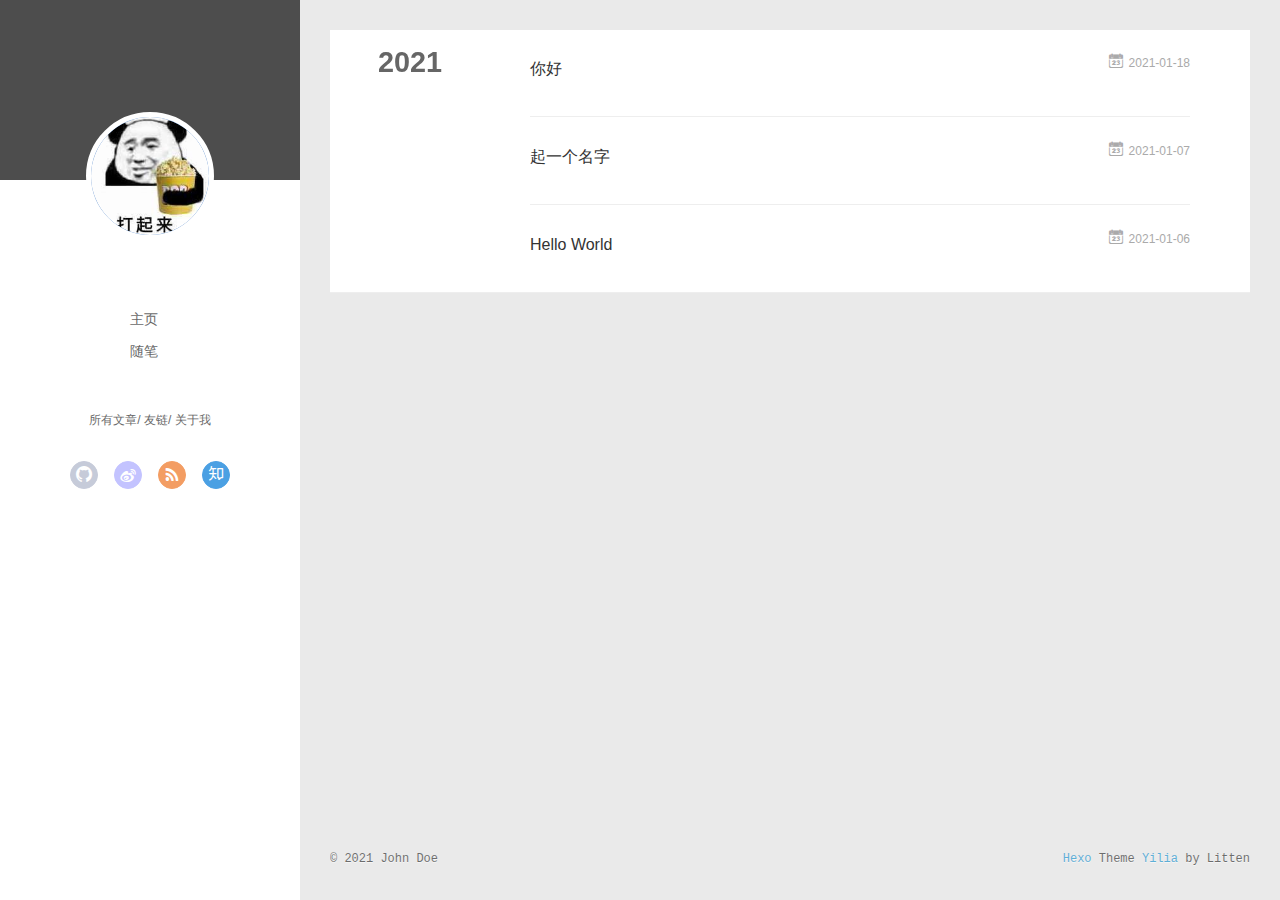
<file: archives/2021/index.html>
<!DOCTYPE html>
<html>
<head>
  <meta charset="utf-8">
  
  <meta name="renderer" content="webkit">
  <meta http-equiv="X-UA-Compatible" content="IE=edge" >
  <link rel="dns-prefetch" href="http://kefandada.github.io">
  <title>Archives: 2021 | Hexo</title>
  <meta name="viewport" content="width=device-width, initial-scale=1, maximum-scale=1">
  <meta property="og:type" content="website">
<meta property="og:title" content="Hexo">
<meta property="og:url" content="http://kefandada.github.io/archives/2021/index.html">
<meta property="og:site_name" content="Hexo">
<meta property="og:locale" content="en_US">
<meta property="article:author" content="John Doe">
<meta name="twitter:card" content="summary">
  
    <link rel="alternative" href="/atom.xml" title="Hexo" type="application/atom+xml">
  
  
    <link rel="icon" href="/favicon.png">
  
  <link rel="stylesheet" type="text/css" href="/./main.0cf68a.css">
  <style type="text/css">
  
    #container.show {
      background: linear-gradient(200deg,#a0cfe4,#e8c37e);
    }
  </style>
  

  

<meta name="generator" content="Hexo 5.3.0"></head>

<body>
  <div id="container" q-class="show:isCtnShow">
    <canvas id="anm-canvas" class="anm-canvas"></canvas>
    <div class="left-col" q-class="show:isShow">
      
<div class="overlay" style="background: #4d4d4d"></div>
<div class="intrude-less">
	<header id="header" class="inner">
		<a href="/" class="profilepic">
			<img src="/assets/BlogImg/head.jpg" class="js-avatar">
		</a>
		<hgroup>
		  <h1 class="header-author"><a href="/"></a></h1>
		</hgroup>
		

		<nav class="header-menu">
			<ul>
			
				<li><a href="/">主页</a></li>
	        
				<li><a href="/tags/%E9%9A%8F%E7%AC%94/">随笔</a></li>
	        
			</ul>
		</nav>
		<nav class="header-smart-menu">
    		
    			
    			<a q-on="click: openSlider(e, 'innerArchive')" href="javascript:void(0)">所有文章</a>
    			
            
    			
    			<a q-on="click: openSlider(e, 'friends')" href="javascript:void(0)">友链</a>
    			
            
    			
    			<a q-on="click: openSlider(e, 'aboutme')" href="javascript:void(0)">关于我</a>
    			
            
		</nav>
		<nav class="header-nav">
			<div class="social">
				
					<a class="github" target="_blank" href="#" title="github"><i class="icon-github"></i></a>
		        
					<a class="weibo" target="_blank" href="#" title="weibo"><i class="icon-weibo"></i></a>
		        
					<a class="rss" target="_blank" href="#" title="rss"><i class="icon-rss"></i></a>
		        
					<a class="zhihu" target="_blank" href="#" title="zhihu"><i class="icon-zhihu"></i></a>
		        
			</div>
		</nav>
	</header>		
</div>

    </div>
    <div class="mid-col" q-class="show:isShow,hide:isShow|isFalse">
      
<nav id="mobile-nav">
  	<div class="overlay js-overlay" style="background: #4d4d4d"></div>
	<div class="btnctn js-mobile-btnctn">
  		<div class="slider-trigger list" q-on="click: openSlider(e)"><i class="icon icon-sort"></i></div>
	</div>
	<div class="intrude-less">
		<header id="header" class="inner">
			<div class="profilepic">
				<img src="/assets/BlogImg/head.jpg" class="js-avatar">
			</div>
			<hgroup>
			  <h1 class="header-author js-header-author"></h1>
			</hgroup>
			
			
			
				
			
				
			
			
			
			<nav class="header-nav">
				<div class="social">
					
						<a class="github" target="_blank" href="#" title="github"><i class="icon-github"></i></a>
			        
						<a class="weibo" target="_blank" href="#" title="weibo"><i class="icon-weibo"></i></a>
			        
						<a class="rss" target="_blank" href="#" title="rss"><i class="icon-rss"></i></a>
			        
						<a class="zhihu" target="_blank" href="#" title="zhihu"><i class="icon-zhihu"></i></a>
			        
				</div>
			</nav>

			<nav class="header-menu js-header-menu">
				<ul style="width: 50%">
				
				
					<li style="width: 50%"><a href="/">主页</a></li>
		        
					<li style="width: 50%"><a href="/tags/%E9%9A%8F%E7%AC%94/">随笔</a></li>
		        
				</ul>
			</nav>
		</header>				
	</div>
	<div class="mobile-mask" style="display:none" q-show="isShow"></div>
</nav>

      <div id="wrapper" class="body-wrap">
        <div class="menu-l">
          <div class="canvas-wrap">
            <canvas data-colors="#eaeaea" data-sectionHeight="100" data-contentId="js-content" id="myCanvas1" class="anm-canvas"></canvas>
          </div>
          <div id="js-content" class="content-ll">
            
  
  
    
    
      
      
      <section class="archives-wrap">
        <div class="archive-year-wrap">
          <a href="/archives/2021" class="archive-year">2021</a>
        </div>
        <div class="archives">
    
    <article class="archive-article archive-type-post">
  <div class="archive-article-inner">
    <header class="archive-article-header">
      	<div class="article-meta">
	      	<a href="/2021/01/18/%E4%BD%A0%E5%A5%BD/" class="archive-article-date">
  	<time datetime="2021-01-18T06:41:41.000Z" itemprop="datePublished"><i class="icon-calendar icon"></i>2021-01-18</time>
</a>
        </div>
    	 
  
    <h1 itemprop="name">
      <a class="archive-article-title" href="/2021/01/18/%E4%BD%A0%E5%A5%BD/">你好</a>
    </h1>
  

        <div class="article-info info-on-right">
          
          

        </div>
        <div class="clearfix"></div>
    </header>
  </div>
</article>
  
    
    
    <article class="archive-article archive-type-post">
  <div class="archive-article-inner">
    <header class="archive-article-header">
      	<div class="article-meta">
	      	<a href="/2021/01/07/%E8%B5%B7%E4%B8%80%E4%B8%AA%E5%90%8D%E5%AD%97/" class="archive-article-date">
  	<time datetime="2021-01-07T01:40:29.000Z" itemprop="datePublished"><i class="icon-calendar icon"></i>2021-01-07</time>
</a>
        </div>
    	 
  
    <h1 itemprop="name">
      <a class="archive-article-title" href="/2021/01/07/%E8%B5%B7%E4%B8%80%E4%B8%AA%E5%90%8D%E5%AD%97/">起一个名字</a>
    </h1>
  

        <div class="article-info info-on-right">
          
          

        </div>
        <div class="clearfix"></div>
    </header>
  </div>
</article>
  
    
    
    <article class="archive-article archive-type-post">
  <div class="archive-article-inner">
    <header class="archive-article-header">
      	<div class="article-meta">
	      	<a href="/2021/01/06/hello-world/" class="archive-article-date">
  	<time datetime="2021-01-06T12:34:10.338Z" itemprop="datePublished"><i class="icon-calendar icon"></i>2021-01-06</time>
</a>
        </div>
    	 
  
    <h1 itemprop="name">
      <a class="archive-article-title" href="/2021/01/06/hello-world/">Hello World</a>
    </h1>
  

        <div class="article-info info-on-right">
          
          

        </div>
        <div class="clearfix"></div>
    </header>
  </div>
</article>
  
  
    </div></section>
  

    


          </div>
        </div>
      </div>
      <footer id="footer">
  <div class="outer">
    <div id="footer-info">
    	<div class="footer-left">
    		&copy; 2021 John Doe
    	</div>
      	<div class="footer-right">
      		<a href="http://hexo.io/" target="_blank">Hexo</a>  Theme <a href="https://github.com/litten/hexo-theme-yilia" target="_blank">Yilia</a> by Litten
      	</div>
    </div>
  </div>
</footer>
    </div>
    <script>
	var yiliaConfig = {
		mathjax: false,
		isHome: false,
		isPost: false,
		isArchive: true,
		isTag: false,
		isCategory: false,
		open_in_new: false,
		toc_hide_index: true,
		root: "/",
		innerArchive: true,
		showTags: false
	}
</script>

<script>!function(t){function n(e){if(r[e])return r[e].exports;var i=r[e]={exports:{},id:e,loaded:!1};return t[e].call(i.exports,i,i.exports,n),i.loaded=!0,i.exports}var r={};n.m=t,n.c=r,n.p="./",n(0)}([function(t,n,r){r(195),t.exports=r(191)},function(t,n,r){var e=r(3),i=r(52),o=r(27),u=r(28),c=r(53),f="prototype",a=function(t,n,r){var s,l,h,v,p=t&a.F,d=t&a.G,y=t&a.S,g=t&a.P,b=t&a.B,m=d?e:y?e[n]||(e[n]={}):(e[n]||{})[f],x=d?i:i[n]||(i[n]={}),w=x[f]||(x[f]={});d&&(r=n);for(s in r)l=!p&&m&&void 0!==m[s],h=(l?m:r)[s],v=b&&l?c(h,e):g&&"function"==typeof h?c(Function.call,h):h,m&&u(m,s,h,t&a.U),x[s]!=h&&o(x,s,v),g&&w[s]!=h&&(w[s]=h)};e.core=i,a.F=1,a.G=2,a.S=4,a.P=8,a.B=16,a.W=32,a.U=64,a.R=128,t.exports=a},function(t,n,r){var e=r(6);t.exports=function(t){if(!e(t))throw TypeError(t+" is not an object!");return t}},function(t,n){var r=t.exports="undefined"!=typeof window&&window.Math==Math?window:"undefined"!=typeof self&&self.Math==Math?self:Function("return this")();"number"==typeof __g&&(__g=r)},function(t,n){t.exports=function(t){try{return!!t()}catch(t){return!0}}},function(t,n){var r=t.exports="undefined"!=typeof window&&window.Math==Math?window:"undefined"!=typeof self&&self.Math==Math?self:Function("return this")();"number"==typeof __g&&(__g=r)},function(t,n){t.exports=function(t){return"object"==typeof t?null!==t:"function"==typeof t}},function(t,n,r){var e=r(126)("wks"),i=r(76),o=r(3).Symbol,u="function"==typeof o;(t.exports=function(t){return e[t]||(e[t]=u&&o[t]||(u?o:i)("Symbol."+t))}).store=e},function(t,n){var r={}.hasOwnProperty;t.exports=function(t,n){return r.call(t,n)}},function(t,n,r){var e=r(94),i=r(33);t.exports=function(t){return e(i(t))}},function(t,n,r){t.exports=!r(4)(function(){return 7!=Object.defineProperty({},"a",{get:function(){return 7}}).a})},function(t,n,r){var e=r(2),i=r(167),o=r(50),u=Object.defineProperty;n.f=r(10)?Object.defineProperty:function(t,n,r){if(e(t),n=o(n,!0),e(r),i)try{return u(t,n,r)}catch(t){}if("get"in r||"set"in r)throw TypeError("Accessors not supported!");return"value"in r&&(t[n]=r.value),t}},function(t,n,r){t.exports=!r(18)(function(){return 7!=Object.defineProperty({},"a",{get:function(){return 7}}).a})},function(t,n,r){var e=r(14),i=r(22);t.exports=r(12)?function(t,n,r){return e.f(t,n,i(1,r))}:function(t,n,r){return t[n]=r,t}},function(t,n,r){var e=r(20),i=r(58),o=r(42),u=Object.defineProperty;n.f=r(12)?Object.defineProperty:function(t,n,r){if(e(t),n=o(n,!0),e(r),i)try{return u(t,n,r)}catch(t){}if("get"in r||"set"in r)throw TypeError("Accessors not supported!");return"value"in r&&(t[n]=r.value),t}},function(t,n,r){var e=r(40)("wks"),i=r(23),o=r(5).Symbol,u="function"==typeof o;(t.exports=function(t){return e[t]||(e[t]=u&&o[t]||(u?o:i)("Symbol."+t))}).store=e},function(t,n,r){var e=r(67),i=Math.min;t.exports=function(t){return t>0?i(e(t),9007199254740991):0}},function(t,n,r){var e=r(46);t.exports=function(t){return Object(e(t))}},function(t,n){t.exports=function(t){try{return!!t()}catch(t){return!0}}},function(t,n,r){var e=r(63),i=r(34);t.exports=Object.keys||function(t){return e(t,i)}},function(t,n,r){var e=r(21);t.exports=function(t){if(!e(t))throw TypeError(t+" is not an object!");return t}},function(t,n){t.exports=function(t){return"object"==typeof t?null!==t:"function"==typeof t}},function(t,n){t.exports=function(t,n){return{enumerable:!(1&t),configurable:!(2&t),writable:!(4&t),value:n}}},function(t,n){var r=0,e=Math.random();t.exports=function(t){return"Symbol(".concat(void 0===t?"":t,")_",(++r+e).toString(36))}},function(t,n){var r={}.hasOwnProperty;t.exports=function(t,n){return r.call(t,n)}},function(t,n){var r=t.exports={version:"2.4.0"};"number"==typeof __e&&(__e=r)},function(t,n){t.exports=function(t){if("function"!=typeof t)throw TypeError(t+" is not a function!");return t}},function(t,n,r){var e=r(11),i=r(66);t.exports=r(10)?function(t,n,r){return e.f(t,n,i(1,r))}:function(t,n,r){return t[n]=r,t}},function(t,n,r){var e=r(3),i=r(27),o=r(24),u=r(76)("src"),c="toString",f=Function[c],a=(""+f).split(c);r(52).inspectSource=function(t){return f.call(t)},(t.exports=function(t,n,r,c){var f="function"==typeof r;f&&(o(r,"name")||i(r,"name",n)),t[n]!==r&&(f&&(o(r,u)||i(r,u,t[n]?""+t[n]:a.join(String(n)))),t===e?t[n]=r:c?t[n]?t[n]=r:i(t,n,r):(delete t[n],i(t,n,r)))})(Function.prototype,c,function(){return"function"==typeof this&&this[u]||f.call(this)})},function(t,n,r){var e=r(1),i=r(4),o=r(46),u=function(t,n,r,e){var i=String(o(t)),u="<"+n;return""!==r&&(u+=" "+r+'="'+String(e).replace(/"/g,"&quot;")+'"'),u+">"+i+"</"+n+">"};t.exports=function(t,n){var r={};r[t]=n(u),e(e.P+e.F*i(function(){var n=""[t]('"');return n!==n.toLowerCase()||n.split('"').length>3}),"String",r)}},function(t,n,r){var e=r(115),i=r(46);t.exports=function(t){return e(i(t))}},function(t,n,r){var e=r(116),i=r(66),o=r(30),u=r(50),c=r(24),f=r(167),a=Object.getOwnPropertyDescriptor;n.f=r(10)?a:function(t,n){if(t=o(t),n=u(n,!0),f)try{return a(t,n)}catch(t){}if(c(t,n))return i(!e.f.call(t,n),t[n])}},function(t,n,r){var e=r(24),i=r(17),o=r(145)("IE_PROTO"),u=Object.prototype;t.exports=Object.getPrototypeOf||function(t){return t=i(t),e(t,o)?t[o]:"function"==typeof t.constructor&&t instanceof t.constructor?t.constructor.prototype:t instanceof Object?u:null}},function(t,n){t.exports=function(t){if(void 0==t)throw TypeError("Can't call method on  "+t);return t}},function(t,n){t.exports="constructor,hasOwnProperty,isPrototypeOf,propertyIsEnumerable,toLocaleString,toString,valueOf".split(",")},function(t,n){t.exports={}},function(t,n){t.exports=!0},function(t,n){n.f={}.propertyIsEnumerable},function(t,n,r){var e=r(14).f,i=r(8),o=r(15)("toStringTag");t.exports=function(t,n,r){t&&!i(t=r?t:t.prototype,o)&&e(t,o,{configurable:!0,value:n})}},function(t,n,r){var e=r(40)("keys"),i=r(23);t.exports=function(t){return e[t]||(e[t]=i(t))}},function(t,n,r){var e=r(5),i="__core-js_shared__",o=e[i]||(e[i]={});t.exports=function(t){return o[t]||(o[t]={})}},function(t,n){var r=Math.ceil,e=Math.floor;t.exports=function(t){return isNaN(t=+t)?0:(t>0?e:r)(t)}},function(t,n,r){var e=r(21);t.exports=function(t,n){if(!e(t))return t;var r,i;if(n&&"function"==typeof(r=t.toString)&&!e(i=r.call(t)))return i;if("function"==typeof(r=t.valueOf)&&!e(i=r.call(t)))return i;if(!n&&"function"==typeof(r=t.toString)&&!e(i=r.call(t)))return i;throw TypeError("Can't convert object to primitive value")}},function(t,n,r){var e=r(5),i=r(25),o=r(36),u=r(44),c=r(14).f;t.exports=function(t){var n=i.Symbol||(i.Symbol=o?{}:e.Symbol||{});"_"==t.charAt(0)||t in n||c(n,t,{value:u.f(t)})}},function(t,n,r){n.f=r(15)},function(t,n){var r={}.toString;t.exports=function(t){return r.call(t).slice(8,-1)}},function(t,n){t.exports=function(t){if(void 0==t)throw TypeError("Can't call method on  "+t);return t}},function(t,n,r){var e=r(4);t.exports=function(t,n){return!!t&&e(function(){n?t.call(null,function(){},1):t.call(null)})}},function(t,n,r){var e=r(53),i=r(115),o=r(17),u=r(16),c=r(203);t.exports=function(t,n){var r=1==t,f=2==t,a=3==t,s=4==t,l=6==t,h=5==t||l,v=n||c;return function(n,c,p){for(var d,y,g=o(n),b=i(g),m=e(c,p,3),x=u(b.length),w=0,S=r?v(n,x):f?v(n,0):void 0;x>w;w++)if((h||w in b)&&(d=b[w],y=m(d,w,g),t))if(r)S[w]=y;else if(y)switch(t){case 3:return!0;case 5:return d;case 6:return w;case 2:S.push(d)}else if(s)return!1;return l?-1:a||s?s:S}}},function(t,n,r){var e=r(1),i=r(52),o=r(4);t.exports=function(t,n){var r=(i.Object||{})[t]||Object[t],u={};u[t]=n(r),e(e.S+e.F*o(function(){r(1)}),"Object",u)}},function(t,n,r){var e=r(6);t.exports=function(t,n){if(!e(t))return t;var r,i;if(n&&"function"==typeof(r=t.toString)&&!e(i=r.call(t)))return i;if("function"==typeof(r=t.valueOf)&&!e(i=r.call(t)))return i;if(!n&&"function"==typeof(r=t.toString)&&!e(i=r.call(t)))return i;throw TypeError("Can't convert object to primitive value")}},function(t,n,r){var e=r(5),i=r(25),o=r(91),u=r(13),c="prototype",f=function(t,n,r){var a,s,l,h=t&f.F,v=t&f.G,p=t&f.S,d=t&f.P,y=t&f.B,g=t&f.W,b=v?i:i[n]||(i[n]={}),m=b[c],x=v?e:p?e[n]:(e[n]||{})[c];v&&(r=n);for(a in r)(s=!h&&x&&void 0!==x[a])&&a in b||(l=s?x[a]:r[a],b[a]=v&&"function"!=typeof x[a]?r[a]:y&&s?o(l,e):g&&x[a]==l?function(t){var n=function(n,r,e){if(this instanceof t){switch(arguments.length){case 0:return new t;case 1:return new t(n);case 2:return new t(n,r)}return new t(n,r,e)}return t.apply(this,arguments)};return n[c]=t[c],n}(l):d&&"function"==typeof l?o(Function.call,l):l,d&&((b.virtual||(b.virtual={}))[a]=l,t&f.R&&m&&!m[a]&&u(m,a,l)))};f.F=1,f.G=2,f.S=4,f.P=8,f.B=16,f.W=32,f.U=64,f.R=128,t.exports=f},function(t,n){var r=t.exports={version:"2.4.0"};"number"==typeof __e&&(__e=r)},function(t,n,r){var e=r(26);t.exports=function(t,n,r){if(e(t),void 0===n)return t;switch(r){case 1:return function(r){return t.call(n,r)};case 2:return function(r,e){return t.call(n,r,e)};case 3:return function(r,e,i){return t.call(n,r,e,i)}}return function(){return t.apply(n,arguments)}}},function(t,n,r){var e=r(183),i=r(1),o=r(126)("metadata"),u=o.store||(o.store=new(r(186))),c=function(t,n,r){var i=u.get(t);if(!i){if(!r)return;u.set(t,i=new e)}var o=i.get(n);if(!o){if(!r)return;i.set(n,o=new e)}return o},f=function(t,n,r){var e=c(n,r,!1);return void 0!==e&&e.has(t)},a=function(t,n,r){var e=c(n,r,!1);return void 0===e?void 0:e.get(t)},s=function(t,n,r,e){c(r,e,!0).set(t,n)},l=function(t,n){var r=c(t,n,!1),e=[];return r&&r.forEach(function(t,n){e.push(n)}),e},h=function(t){return void 0===t||"symbol"==typeof t?t:String(t)},v=function(t){i(i.S,"Reflect",t)};t.exports={store:u,map:c,has:f,get:a,set:s,keys:l,key:h,exp:v}},function(t,n,r){"use strict";if(r(10)){var e=r(69),i=r(3),o=r(4),u=r(1),c=r(127),f=r(152),a=r(53),s=r(68),l=r(66),h=r(27),v=r(73),p=r(67),d=r(16),y=r(75),g=r(50),b=r(24),m=r(180),x=r(114),w=r(6),S=r(17),_=r(137),O=r(70),E=r(32),P=r(71).f,j=r(154),F=r(76),M=r(7),A=r(48),N=r(117),T=r(146),I=r(155),k=r(80),L=r(123),R=r(74),C=r(130),D=r(160),U=r(11),W=r(31),G=U.f,B=W.f,V=i.RangeError,z=i.TypeError,q=i.Uint8Array,K="ArrayBuffer",J="Shared"+K,Y="BYTES_PER_ELEMENT",H="prototype",$=Array[H],X=f.ArrayBuffer,Q=f.DataView,Z=A(0),tt=A(2),nt=A(3),rt=A(4),et=A(5),it=A(6),ot=N(!0),ut=N(!1),ct=I.values,ft=I.keys,at=I.entries,st=$.lastIndexOf,lt=$.reduce,ht=$.reduceRight,vt=$.join,pt=$.sort,dt=$.slice,yt=$.toString,gt=$.toLocaleString,bt=M("iterator"),mt=M("toStringTag"),xt=F("typed_constructor"),wt=F("def_constructor"),St=c.CONSTR,_t=c.TYPED,Ot=c.VIEW,Et="Wrong length!",Pt=A(1,function(t,n){return Tt(T(t,t[wt]),n)}),jt=o(function(){return 1===new q(new Uint16Array([1]).buffer)[0]}),Ft=!!q&&!!q[H].set&&o(function(){new q(1).set({})}),Mt=function(t,n){if(void 0===t)throw z(Et);var r=+t,e=d(t);if(n&&!m(r,e))throw V(Et);return e},At=function(t,n){var r=p(t);if(r<0||r%n)throw V("Wrong offset!");return r},Nt=function(t){if(w(t)&&_t in t)return t;throw z(t+" is not a typed array!")},Tt=function(t,n){if(!(w(t)&&xt in t))throw z("It is not a typed array constructor!");return new t(n)},It=function(t,n){return kt(T(t,t[wt]),n)},kt=function(t,n){for(var r=0,e=n.length,i=Tt(t,e);e>r;)i[r]=n[r++];return i},Lt=function(t,n,r){G(t,n,{get:function(){return this._d[r]}})},Rt=function(t){var n,r,e,i,o,u,c=S(t),f=arguments.length,s=f>1?arguments[1]:void 0,l=void 0!==s,h=j(c);if(void 0!=h&&!_(h)){for(u=h.call(c),e=[],n=0;!(o=u.next()).done;n++)e.push(o.value);c=e}for(l&&f>2&&(s=a(s,arguments[2],2)),n=0,r=d(c.length),i=Tt(this,r);r>n;n++)i[n]=l?s(c[n],n):c[n];return i},Ct=function(){for(var t=0,n=arguments.length,r=Tt(this,n);n>t;)r[t]=arguments[t++];return r},Dt=!!q&&o(function(){gt.call(new q(1))}),Ut=function(){return gt.apply(Dt?dt.call(Nt(this)):Nt(this),arguments)},Wt={copyWithin:function(t,n){return D.call(Nt(this),t,n,arguments.length>2?arguments[2]:void 0)},every:function(t){return rt(Nt(this),t,arguments.length>1?arguments[1]:void 0)},fill:function(t){return C.apply(Nt(this),arguments)},filter:function(t){return It(this,tt(Nt(this),t,arguments.length>1?arguments[1]:void 0))},find:function(t){return et(Nt(this),t,arguments.length>1?arguments[1]:void 0)},findIndex:function(t){return it(Nt(this),t,arguments.length>1?arguments[1]:void 0)},forEach:function(t){Z(Nt(this),t,arguments.length>1?arguments[1]:void 0)},indexOf:function(t){return ut(Nt(this),t,arguments.length>1?arguments[1]:void 0)},includes:function(t){return ot(Nt(this),t,arguments.length>1?arguments[1]:void 0)},join:function(t){return vt.apply(Nt(this),arguments)},lastIndexOf:function(t){return st.apply(Nt(this),arguments)},map:function(t){return Pt(Nt(this),t,arguments.length>1?arguments[1]:void 0)},reduce:function(t){return lt.apply(Nt(this),arguments)},reduceRight:function(t){return ht.apply(Nt(this),arguments)},reverse:function(){for(var t,n=this,r=Nt(n).length,e=Math.floor(r/2),i=0;i<e;)t=n[i],n[i++]=n[--r],n[r]=t;return n},some:function(t){return nt(Nt(this),t,arguments.length>1?arguments[1]:void 0)},sort:function(t){return pt.call(Nt(this),t)},subarray:function(t,n){var r=Nt(this),e=r.length,i=y(t,e);return new(T(r,r[wt]))(r.buffer,r.byteOffset+i*r.BYTES_PER_ELEMENT,d((void 0===n?e:y(n,e))-i))}},Gt=function(t,n){return It(this,dt.call(Nt(this),t,n))},Bt=function(t){Nt(this);var n=At(arguments[1],1),r=this.length,e=S(t),i=d(e.length),o=0;if(i+n>r)throw V(Et);for(;o<i;)this[n+o]=e[o++]},Vt={entries:function(){return at.call(Nt(this))},keys:function(){return ft.call(Nt(this))},values:function(){return ct.call(Nt(this))}},zt=function(t,n){return w(t)&&t[_t]&&"symbol"!=typeof n&&n in t&&String(+n)==String(n)},qt=function(t,n){return zt(t,n=g(n,!0))?l(2,t[n]):B(t,n)},Kt=function(t,n,r){return!(zt(t,n=g(n,!0))&&w(r)&&b(r,"value"))||b(r,"get")||b(r,"set")||r.configurable||b(r,"writable")&&!r.writable||b(r,"enumerable")&&!r.enumerable?G(t,n,r):(t[n]=r.value,t)};St||(W.f=qt,U.f=Kt),u(u.S+u.F*!St,"Object",{getOwnPropertyDescriptor:qt,defineProperty:Kt}),o(function(){yt.call({})})&&(yt=gt=function(){return vt.call(this)});var Jt=v({},Wt);v(Jt,Vt),h(Jt,bt,Vt.values),v(Jt,{slice:Gt,set:Bt,constructor:function(){},toString:yt,toLocaleString:Ut}),Lt(Jt,"buffer","b"),Lt(Jt,"byteOffset","o"),Lt(Jt,"byteLength","l"),Lt(Jt,"length","e"),G(Jt,mt,{get:function(){return this[_t]}}),t.exports=function(t,n,r,f){f=!!f;var a=t+(f?"Clamped":"")+"Array",l="Uint8Array"!=a,v="get"+t,p="set"+t,y=i[a],g=y||{},b=y&&E(y),m=!y||!c.ABV,S={},_=y&&y[H],j=function(t,r){var e=t._d;return e.v[v](r*n+e.o,jt)},F=function(t,r,e){var i=t._d;f&&(e=(e=Math.round(e))<0?0:e>255?255:255&e),i.v[p](r*n+i.o,e,jt)},M=function(t,n){G(t,n,{get:function(){return j(this,n)},set:function(t){return F(this,n,t)},enumerable:!0})};m?(y=r(function(t,r,e,i){s(t,y,a,"_d");var o,u,c,f,l=0,v=0;if(w(r)){if(!(r instanceof X||(f=x(r))==K||f==J))return _t in r?kt(y,r):Rt.call(y,r);o=r,v=At(e,n);var p=r.byteLength;if(void 0===i){if(p%n)throw V(Et);if((u=p-v)<0)throw V(Et)}else if((u=d(i)*n)+v>p)throw V(Et);c=u/n}else c=Mt(r,!0),u=c*n,o=new X(u);for(h(t,"_d",{b:o,o:v,l:u,e:c,v:new Q(o)});l<c;)M(t,l++)}),_=y[H]=O(Jt),h(_,"constructor",y)):L(function(t){new y(null),new y(t)},!0)||(y=r(function(t,r,e,i){s(t,y,a);var o;return w(r)?r instanceof X||(o=x(r))==K||o==J?void 0!==i?new g(r,At(e,n),i):void 0!==e?new g(r,At(e,n)):new g(r):_t in r?kt(y,r):Rt.call(y,r):new g(Mt(r,l))}),Z(b!==Function.prototype?P(g).concat(P(b)):P(g),function(t){t in y||h(y,t,g[t])}),y[H]=_,e||(_.constructor=y));var A=_[bt],N=!!A&&("values"==A.name||void 0==A.name),T=Vt.values;h(y,xt,!0),h(_,_t,a),h(_,Ot,!0),h(_,wt,y),(f?new y(1)[mt]==a:mt in _)||G(_,mt,{get:function(){return a}}),S[a]=y,u(u.G+u.W+u.F*(y!=g),S),u(u.S,a,{BYTES_PER_ELEMENT:n,from:Rt,of:Ct}),Y in _||h(_,Y,n),u(u.P,a,Wt),R(a),u(u.P+u.F*Ft,a,{set:Bt}),u(u.P+u.F*!N,a,Vt),u(u.P+u.F*(_.toString!=yt),a,{toString:yt}),u(u.P+u.F*o(function(){new y(1).slice()}),a,{slice:Gt}),u(u.P+u.F*(o(function(){return[1,2].toLocaleString()!=new y([1,2]).toLocaleString()})||!o(function(){_.toLocaleString.call([1,2])})),a,{toLocaleString:Ut}),k[a]=N?A:T,e||N||h(_,bt,T)}}else t.exports=function(){}},function(t,n){var r={}.toString;t.exports=function(t){return r.call(t).slice(8,-1)}},function(t,n,r){var e=r(21),i=r(5).document,o=e(i)&&e(i.createElement);t.exports=function(t){return o?i.createElement(t):{}}},function(t,n,r){t.exports=!r(12)&&!r(18)(function(){return 7!=Object.defineProperty(r(57)("div"),"a",{get:function(){return 7}}).a})},function(t,n,r){"use strict";var e=r(36),i=r(51),o=r(64),u=r(13),c=r(8),f=r(35),a=r(96),s=r(38),l=r(103),h=r(15)("iterator"),v=!([].keys&&"next"in[].keys()),p="keys",d="values",y=function(){return this};t.exports=function(t,n,r,g,b,m,x){a(r,n,g);var w,S,_,O=function(t){if(!v&&t in F)return F[t];switch(t){case p:case d:return function(){return new r(this,t)}}return function(){return new r(this,t)}},E=n+" Iterator",P=b==d,j=!1,F=t.prototype,M=F[h]||F["@@iterator"]||b&&F[b],A=M||O(b),N=b?P?O("entries"):A:void 0,T="Array"==n?F.entries||M:M;if(T&&(_=l(T.call(new t)))!==Object.prototype&&(s(_,E,!0),e||c(_,h)||u(_,h,y)),P&&M&&M.name!==d&&(j=!0,A=function(){return M.call(this)}),e&&!x||!v&&!j&&F[h]||u(F,h,A),f[n]=A,f[E]=y,b)if(w={values:P?A:O(d),keys:m?A:O(p),entries:N},x)for(S in w)S in F||o(F,S,w[S]);else i(i.P+i.F*(v||j),n,w);return w}},function(t,n,r){var e=r(20),i=r(100),o=r(34),u=r(39)("IE_PROTO"),c=function(){},f="prototype",a=function(){var t,n=r(57)("iframe"),e=o.length;for(n.style.display="none",r(93).appendChild(n),n.src="javascript:",t=n.contentWindow.document,t.open(),t.write("<script>document.F=Object<\/script>"),t.close(),a=t.F;e--;)delete a[f][o[e]];return a()};t.exports=Object.create||function(t,n){var r;return null!==t?(c[f]=e(t),r=new c,c[f]=null,r[u]=t):r=a(),void 0===n?r:i(r,n)}},function(t,n,r){var e=r(63),i=r(34).concat("length","prototype");n.f=Object.getOwnPropertyNames||function(t){return e(t,i)}},function(t,n){n.f=Object.getOwnPropertySymbols},function(t,n,r){var e=r(8),i=r(9),o=r(90)(!1),u=r(39)("IE_PROTO");t.exports=function(t,n){var r,c=i(t),f=0,a=[];for(r in c)r!=u&&e(c,r)&&a.push(r);for(;n.length>f;)e(c,r=n[f++])&&(~o(a,r)||a.push(r));return a}},function(t,n,r){t.exports=r(13)},function(t,n,r){var e=r(76)("meta"),i=r(6),o=r(24),u=r(11).f,c=0,f=Object.isExtensible||function(){return!0},a=!r(4)(function(){return f(Object.preventExtensions({}))}),s=function(t){u(t,e,{value:{i:"O"+ ++c,w:{}}})},l=function(t,n){if(!i(t))return"symbol"==typeof t?t:("string"==typeof t?"S":"P")+t;if(!o(t,e)){if(!f(t))return"F";if(!n)return"E";s(t)}return t[e].i},h=function(t,n){if(!o(t,e)){if(!f(t))return!0;if(!n)return!1;s(t)}return t[e].w},v=function(t){return a&&p.NEED&&f(t)&&!o(t,e)&&s(t),t},p=t.exports={KEY:e,NEED:!1,fastKey:l,getWeak:h,onFreeze:v}},function(t,n){t.exports=function(t,n){return{enumerable:!(1&t),configurable:!(2&t),writable:!(4&t),value:n}}},function(t,n){var r=Math.ceil,e=Math.floor;t.exports=function(t){return isNaN(t=+t)?0:(t>0?e:r)(t)}},function(t,n){t.exports=function(t,n,r,e){if(!(t instanceof n)||void 0!==e&&e in t)throw TypeError(r+": incorrect invocation!");return t}},function(t,n){t.exports=!1},function(t,n,r){var e=r(2),i=r(173),o=r(133),u=r(145)("IE_PROTO"),c=function(){},f="prototype",a=function(){var t,n=r(132)("iframe"),e=o.length;for(n.style.display="none",r(135).appendChild(n),n.src="javascript:",t=n.contentWindow.document,t.open(),t.write("<script>document.F=Object<\/script>"),t.close(),a=t.F;e--;)delete a[f][o[e]];return a()};t.exports=Object.create||function(t,n){var r;return null!==t?(c[f]=e(t),r=new c,c[f]=null,r[u]=t):r=a(),void 0===n?r:i(r,n)}},function(t,n,r){var e=r(175),i=r(133).concat("length","prototype");n.f=Object.getOwnPropertyNames||function(t){return e(t,i)}},function(t,n,r){var e=r(175),i=r(133);t.exports=Object.keys||function(t){return e(t,i)}},function(t,n,r){var e=r(28);t.exports=function(t,n,r){for(var i in n)e(t,i,n[i],r);return t}},function(t,n,r){"use strict";var e=r(3),i=r(11),o=r(10),u=r(7)("species");t.exports=function(t){var n=e[t];o&&n&&!n[u]&&i.f(n,u,{configurable:!0,get:function(){return this}})}},function(t,n,r){var e=r(67),i=Math.max,o=Math.min;t.exports=function(t,n){return t=e(t),t<0?i(t+n,0):o(t,n)}},function(t,n){var r=0,e=Math.random();t.exports=function(t){return"Symbol(".concat(void 0===t?"":t,")_",(++r+e).toString(36))}},function(t,n,r){var e=r(33);t.exports=function(t){return Object(e(t))}},function(t,n,r){var e=r(7)("unscopables"),i=Array.prototype;void 0==i[e]&&r(27)(i,e,{}),t.exports=function(t){i[e][t]=!0}},function(t,n,r){var e=r(53),i=r(169),o=r(137),u=r(2),c=r(16),f=r(154),a={},s={},n=t.exports=function(t,n,r,l,h){var v,p,d,y,g=h?function(){return t}:f(t),b=e(r,l,n?2:1),m=0;if("function"!=typeof g)throw TypeError(t+" is not iterable!");if(o(g)){for(v=c(t.length);v>m;m++)if((y=n?b(u(p=t[m])[0],p[1]):b(t[m]))===a||y===s)return y}else for(d=g.call(t);!(p=d.next()).done;)if((y=i(d,b,p.value,n))===a||y===s)return y};n.BREAK=a,n.RETURN=s},function(t,n){t.exports={}},function(t,n,r){var e=r(11).f,i=r(24),o=r(7)("toStringTag");t.exports=function(t,n,r){t&&!i(t=r?t:t.prototype,o)&&e(t,o,{configurable:!0,value:n})}},function(t,n,r){var e=r(1),i=r(46),o=r(4),u=r(150),c="["+u+"]",f="​",a=RegExp("^"+c+c+"*"),s=RegExp(c+c+"*$"),l=function(t,n,r){var i={},c=o(function(){return!!u[t]()||f[t]()!=f}),a=i[t]=c?n(h):u[t];r&&(i[r]=a),e(e.P+e.F*c,"String",i)},h=l.trim=function(t,n){return t=String(i(t)),1&n&&(t=t.replace(a,"")),2&n&&(t=t.replace(s,"")),t};t.exports=l},function(t,n,r){t.exports={default:r(86),__esModule:!0}},function(t,n,r){t.exports={default:r(87),__esModule:!0}},function(t,n,r){"use strict";function e(t){return t&&t.__esModule?t:{default:t}}n.__esModule=!0;var i=r(84),o=e(i),u=r(83),c=e(u),f="function"==typeof c.default&&"symbol"==typeof o.default?function(t){return typeof t}:function(t){return t&&"function"==typeof c.default&&t.constructor===c.default&&t!==c.default.prototype?"symbol":typeof t};n.default="function"==typeof c.default&&"symbol"===f(o.default)?function(t){return void 0===t?"undefined":f(t)}:function(t){return t&&"function"==typeof c.default&&t.constructor===c.default&&t!==c.default.prototype?"symbol":void 0===t?"undefined":f(t)}},function(t,n,r){r(110),r(108),r(111),r(112),t.exports=r(25).Symbol},function(t,n,r){r(109),r(113),t.exports=r(44).f("iterator")},function(t,n){t.exports=function(t){if("function"!=typeof t)throw TypeError(t+" is not a function!");return t}},function(t,n){t.exports=function(){}},function(t,n,r){var e=r(9),i=r(106),o=r(105);t.exports=function(t){return function(n,r,u){var c,f=e(n),a=i(f.length),s=o(u,a);if(t&&r!=r){for(;a>s;)if((c=f[s++])!=c)return!0}else for(;a>s;s++)if((t||s in f)&&f[s]===r)return t||s||0;return!t&&-1}}},function(t,n,r){var e=r(88);t.exports=function(t,n,r){if(e(t),void 0===n)return t;switch(r){case 1:return function(r){return t.call(n,r)};case 2:return function(r,e){return t.call(n,r,e)};case 3:return function(r,e,i){return t.call(n,r,e,i)}}return function(){return t.apply(n,arguments)}}},function(t,n,r){var e=r(19),i=r(62),o=r(37);t.exports=function(t){var n=e(t),r=i.f;if(r)for(var u,c=r(t),f=o.f,a=0;c.length>a;)f.call(t,u=c[a++])&&n.push(u);return n}},function(t,n,r){t.exports=r(5).document&&document.documentElement},function(t,n,r){var e=r(56);t.exports=Object("z").propertyIsEnumerable(0)?Object:function(t){return"String"==e(t)?t.split(""):Object(t)}},function(t,n,r){var e=r(56);t.exports=Array.isArray||function(t){return"Array"==e(t)}},function(t,n,r){"use strict";var e=r(60),i=r(22),o=r(38),u={};r(13)(u,r(15)("iterator"),function(){return this}),t.exports=function(t,n,r){t.prototype=e(u,{next:i(1,r)}),o(t,n+" Iterator")}},function(t,n){t.exports=function(t,n){return{value:n,done:!!t}}},function(t,n,r){var e=r(19),i=r(9);t.exports=function(t,n){for(var r,o=i(t),u=e(o),c=u.length,f=0;c>f;)if(o[r=u[f++]]===n)return r}},function(t,n,r){var e=r(23)("meta"),i=r(21),o=r(8),u=r(14).f,c=0,f=Object.isExtensible||function(){return!0},a=!r(18)(function(){return f(Object.preventExtensions({}))}),s=function(t){u(t,e,{value:{i:"O"+ ++c,w:{}}})},l=function(t,n){if(!i(t))return"symbol"==typeof t?t:("string"==typeof t?"S":"P")+t;if(!o(t,e)){if(!f(t))return"F";if(!n)return"E";s(t)}return t[e].i},h=function(t,n){if(!o(t,e)){if(!f(t))return!0;if(!n)return!1;s(t)}return t[e].w},v=function(t){return a&&p.NEED&&f(t)&&!o(t,e)&&s(t),t},p=t.exports={KEY:e,NEED:!1,fastKey:l,getWeak:h,onFreeze:v}},function(t,n,r){var e=r(14),i=r(20),o=r(19);t.exports=r(12)?Object.defineProperties:function(t,n){i(t);for(var r,u=o(n),c=u.length,f=0;c>f;)e.f(t,r=u[f++],n[r]);return t}},function(t,n,r){var e=r(37),i=r(22),o=r(9),u=r(42),c=r(8),f=r(58),a=Object.getOwnPropertyDescriptor;n.f=r(12)?a:function(t,n){if(t=o(t),n=u(n,!0),f)try{return a(t,n)}catch(t){}if(c(t,n))return i(!e.f.call(t,n),t[n])}},function(t,n,r){var e=r(9),i=r(61).f,o={}.toString,u="object"==typeof window&&window&&Object.getOwnPropertyNames?Object.getOwnPropertyNames(window):[],c=function(t){try{return i(t)}catch(t){return u.slice()}};t.exports.f=function(t){return u&&"[object Window]"==o.call(t)?c(t):i(e(t))}},function(t,n,r){var e=r(8),i=r(77),o=r(39)("IE_PROTO"),u=Object.prototype;t.exports=Object.getPrototypeOf||function(t){return t=i(t),e(t,o)?t[o]:"function"==typeof t.constructor&&t instanceof t.constructor?t.constructor.prototype:t instanceof Object?u:null}},function(t,n,r){var e=r(41),i=r(33);t.exports=function(t){return function(n,r){var o,u,c=String(i(n)),f=e(r),a=c.length;return f<0||f>=a?t?"":void 0:(o=c.charCodeAt(f),o<55296||o>56319||f+1===a||(u=c.charCodeAt(f+1))<56320||u>57343?t?c.charAt(f):o:t?c.slice(f,f+2):u-56320+(o-55296<<10)+65536)}}},function(t,n,r){var e=r(41),i=Math.max,o=Math.min;t.exports=function(t,n){return t=e(t),t<0?i(t+n,0):o(t,n)}},function(t,n,r){var e=r(41),i=Math.min;t.exports=function(t){return t>0?i(e(t),9007199254740991):0}},function(t,n,r){"use strict";var e=r(89),i=r(97),o=r(35),u=r(9);t.exports=r(59)(Array,"Array",function(t,n){this._t=u(t),this._i=0,this._k=n},function(){var t=this._t,n=this._k,r=this._i++;return!t||r>=t.length?(this._t=void 0,i(1)):"keys"==n?i(0,r):"values"==n?i(0,t[r]):i(0,[r,t[r]])},"values"),o.Arguments=o.Array,e("keys"),e("values"),e("entries")},function(t,n){},function(t,n,r){"use strict";var e=r(104)(!0);r(59)(String,"String",function(t){this._t=String(t),this._i=0},function(){var t,n=this._t,r=this._i;return r>=n.length?{value:void 0,done:!0}:(t=e(n,r),this._i+=t.length,{value:t,done:!1})})},function(t,n,r){"use strict";var e=r(5),i=r(8),o=r(12),u=r(51),c=r(64),f=r(99).KEY,a=r(18),s=r(40),l=r(38),h=r(23),v=r(15),p=r(44),d=r(43),y=r(98),g=r(92),b=r(95),m=r(20),x=r(9),w=r(42),S=r(22),_=r(60),O=r(102),E=r(101),P=r(14),j=r(19),F=E.f,M=P.f,A=O.f,N=e.Symbol,T=e.JSON,I=T&&T.stringify,k="prototype",L=v("_hidden"),R=v("toPrimitive"),C={}.propertyIsEnumerable,D=s("symbol-registry"),U=s("symbols"),W=s("op-symbols"),G=Object[k],B="function"==typeof N,V=e.QObject,z=!V||!V[k]||!V[k].findChild,q=o&&a(function(){return 7!=_(M({},"a",{get:function(){return M(this,"a",{value:7}).a}})).a})?function(t,n,r){var e=F(G,n);e&&delete G[n],M(t,n,r),e&&t!==G&&M(G,n,e)}:M,K=function(t){var n=U[t]=_(N[k]);return n._k=t,n},J=B&&"symbol"==typeof N.iterator?function(t){return"symbol"==typeof t}:function(t){return t instanceof N},Y=function(t,n,r){return t===G&&Y(W,n,r),m(t),n=w(n,!0),m(r),i(U,n)?(r.enumerable?(i(t,L)&&t[L][n]&&(t[L][n]=!1),r=_(r,{enumerable:S(0,!1)})):(i(t,L)||M(t,L,S(1,{})),t[L][n]=!0),q(t,n,r)):M(t,n,r)},H=function(t,n){m(t);for(var r,e=g(n=x(n)),i=0,o=e.length;o>i;)Y(t,r=e[i++],n[r]);return t},$=function(t,n){return void 0===n?_(t):H(_(t),n)},X=function(t){var n=C.call(this,t=w(t,!0));return!(this===G&&i(U,t)&&!i(W,t))&&(!(n||!i(this,t)||!i(U,t)||i(this,L)&&this[L][t])||n)},Q=function(t,n){if(t=x(t),n=w(n,!0),t!==G||!i(U,n)||i(W,n)){var r=F(t,n);return!r||!i(U,n)||i(t,L)&&t[L][n]||(r.enumerable=!0),r}},Z=function(t){for(var n,r=A(x(t)),e=[],o=0;r.length>o;)i(U,n=r[o++])||n==L||n==f||e.push(n);return e},tt=function(t){for(var n,r=t===G,e=A(r?W:x(t)),o=[],u=0;e.length>u;)!i(U,n=e[u++])||r&&!i(G,n)||o.push(U[n]);return o};B||(N=function(){if(this instanceof N)throw TypeError("Symbol is not a constructor!");var t=h(arguments.length>0?arguments[0]:void 0),n=function(r){this===G&&n.call(W,r),i(this,L)&&i(this[L],t)&&(this[L][t]=!1),q(this,t,S(1,r))};return o&&z&&q(G,t,{configurable:!0,set:n}),K(t)},c(N[k],"toString",function(){return this._k}),E.f=Q,P.f=Y,r(61).f=O.f=Z,r(37).f=X,r(62).f=tt,o&&!r(36)&&c(G,"propertyIsEnumerable",X,!0),p.f=function(t){return K(v(t))}),u(u.G+u.W+u.F*!B,{Symbol:N});for(var nt="hasInstance,isConcatSpreadable,iterator,match,replace,search,species,split,toPrimitive,toStringTag,unscopables".split(","),rt=0;nt.length>rt;)v(nt[rt++]);for(var nt=j(v.store),rt=0;nt.length>rt;)d(nt[rt++]);u(u.S+u.F*!B,"Symbol",{for:function(t){return i(D,t+="")?D[t]:D[t]=N(t)},keyFor:function(t){if(J(t))return y(D,t);throw TypeError(t+" is not a symbol!")},useSetter:function(){z=!0},useSimple:function(){z=!1}}),u(u.S+u.F*!B,"Object",{create:$,defineProperty:Y,defineProperties:H,getOwnPropertyDescriptor:Q,getOwnPropertyNames:Z,getOwnPropertySymbols:tt}),T&&u(u.S+u.F*(!B||a(function(){var t=N();return"[null]"!=I([t])||"{}"!=I({a:t})||"{}"!=I(Object(t))})),"JSON",{stringify:function(t){if(void 0!==t&&!J(t)){for(var n,r,e=[t],i=1;arguments.length>i;)e.push(arguments[i++]);return n=e[1],"function"==typeof n&&(r=n),!r&&b(n)||(n=function(t,n){if(r&&(n=r.call(this,t,n)),!J(n))return n}),e[1]=n,I.apply(T,e)}}}),N[k][R]||r(13)(N[k],R,N[k].valueOf),l(N,"Symbol"),l(Math,"Math",!0),l(e.JSON,"JSON",!0)},function(t,n,r){r(43)("asyncIterator")},function(t,n,r){r(43)("observable")},function(t,n,r){r(107);for(var e=r(5),i=r(13),o=r(35),u=r(15)("toStringTag"),c=["NodeList","DOMTokenList","MediaList","StyleSheetList","CSSRuleList"],f=0;f<5;f++){var a=c[f],s=e[a],l=s&&s.prototype;l&&!l[u]&&i(l,u,a),o[a]=o.Array}},function(t,n,r){var e=r(45),i=r(7)("toStringTag"),o="Arguments"==e(function(){return arguments}()),u=function(t,n){try{return t[n]}catch(t){}};t.exports=function(t){var n,r,c;return void 0===t?"Undefined":null===t?"Null":"string"==typeof(r=u(n=Object(t),i))?r:o?e(n):"Object"==(c=e(n))&&"function"==typeof n.callee?"Arguments":c}},function(t,n,r){var e=r(45);t.exports=Object("z").propertyIsEnumerable(0)?Object:function(t){return"String"==e(t)?t.split(""):Object(t)}},function(t,n){n.f={}.propertyIsEnumerable},function(t,n,r){var e=r(30),i=r(16),o=r(75);t.exports=function(t){return function(n,r,u){var c,f=e(n),a=i(f.length),s=o(u,a);if(t&&r!=r){for(;a>s;)if((c=f[s++])!=c)return!0}else for(;a>s;s++)if((t||s in f)&&f[s]===r)return t||s||0;return!t&&-1}}},function(t,n,r){"use strict";var e=r(3),i=r(1),o=r(28),u=r(73),c=r(65),f=r(79),a=r(68),s=r(6),l=r(4),h=r(123),v=r(81),p=r(136);t.exports=function(t,n,r,d,y,g){var b=e[t],m=b,x=y?"set":"add",w=m&&m.prototype,S={},_=function(t){var n=w[t];o(w,t,"delete"==t?function(t){return!(g&&!s(t))&&n.call(this,0===t?0:t)}:"has"==t?function(t){return!(g&&!s(t))&&n.call(this,0===t?0:t)}:"get"==t?function(t){return g&&!s(t)?void 0:n.call(this,0===t?0:t)}:"add"==t?function(t){return n.call(this,0===t?0:t),this}:function(t,r){return n.call(this,0===t?0:t,r),this})};if("function"==typeof m&&(g||w.forEach&&!l(function(){(new m).entries().next()}))){var O=new m,E=O[x](g?{}:-0,1)!=O,P=l(function(){O.has(1)}),j=h(function(t){new m(t)}),F=!g&&l(function(){for(var t=new m,n=5;n--;)t[x](n,n);return!t.has(-0)});j||(m=n(function(n,r){a(n,m,t);var e=p(new b,n,m);return void 0!=r&&f(r,y,e[x],e),e}),m.prototype=w,w.constructor=m),(P||F)&&(_("delete"),_("has"),y&&_("get")),(F||E)&&_(x),g&&w.clear&&delete w.clear}else m=d.getConstructor(n,t,y,x),u(m.prototype,r),c.NEED=!0;return v(m,t),S[t]=m,i(i.G+i.W+i.F*(m!=b),S),g||d.setStrong(m,t,y),m}},function(t,n,r){"use strict";var e=r(27),i=r(28),o=r(4),u=r(46),c=r(7);t.exports=function(t,n,r){var f=c(t),a=r(u,f,""[t]),s=a[0],l=a[1];o(function(){var n={};return n[f]=function(){return 7},7!=""[t](n)})&&(i(String.prototype,t,s),e(RegExp.prototype,f,2==n?function(t,n){return l.call(t,this,n)}:function(t){return l.call(t,this)}))}
},function(t,n,r){"use strict";var e=r(2);t.exports=function(){var t=e(this),n="";return t.global&&(n+="g"),t.ignoreCase&&(n+="i"),t.multiline&&(n+="m"),t.unicode&&(n+="u"),t.sticky&&(n+="y"),n}},function(t,n){t.exports=function(t,n,r){var e=void 0===r;switch(n.length){case 0:return e?t():t.call(r);case 1:return e?t(n[0]):t.call(r,n[0]);case 2:return e?t(n[0],n[1]):t.call(r,n[0],n[1]);case 3:return e?t(n[0],n[1],n[2]):t.call(r,n[0],n[1],n[2]);case 4:return e?t(n[0],n[1],n[2],n[3]):t.call(r,n[0],n[1],n[2],n[3])}return t.apply(r,n)}},function(t,n,r){var e=r(6),i=r(45),o=r(7)("match");t.exports=function(t){var n;return e(t)&&(void 0!==(n=t[o])?!!n:"RegExp"==i(t))}},function(t,n,r){var e=r(7)("iterator"),i=!1;try{var o=[7][e]();o.return=function(){i=!0},Array.from(o,function(){throw 2})}catch(t){}t.exports=function(t,n){if(!n&&!i)return!1;var r=!1;try{var o=[7],u=o[e]();u.next=function(){return{done:r=!0}},o[e]=function(){return u},t(o)}catch(t){}return r}},function(t,n,r){t.exports=r(69)||!r(4)(function(){var t=Math.random();__defineSetter__.call(null,t,function(){}),delete r(3)[t]})},function(t,n){n.f=Object.getOwnPropertySymbols},function(t,n,r){var e=r(3),i="__core-js_shared__",o=e[i]||(e[i]={});t.exports=function(t){return o[t]||(o[t]={})}},function(t,n,r){for(var e,i=r(3),o=r(27),u=r(76),c=u("typed_array"),f=u("view"),a=!(!i.ArrayBuffer||!i.DataView),s=a,l=0,h="Int8Array,Uint8Array,Uint8ClampedArray,Int16Array,Uint16Array,Int32Array,Uint32Array,Float32Array,Float64Array".split(",");l<9;)(e=i[h[l++]])?(o(e.prototype,c,!0),o(e.prototype,f,!0)):s=!1;t.exports={ABV:a,CONSTR:s,TYPED:c,VIEW:f}},function(t,n){"use strict";var r={versions:function(){var t=window.navigator.userAgent;return{trident:t.indexOf("Trident")>-1,presto:t.indexOf("Presto")>-1,webKit:t.indexOf("AppleWebKit")>-1,gecko:t.indexOf("Gecko")>-1&&-1==t.indexOf("KHTML"),mobile:!!t.match(/AppleWebKit.*Mobile.*/),ios:!!t.match(/\(i[^;]+;( U;)? CPU.+Mac OS X/),android:t.indexOf("Android")>-1||t.indexOf("Linux")>-1,iPhone:t.indexOf("iPhone")>-1||t.indexOf("Mac")>-1,iPad:t.indexOf("iPad")>-1,webApp:-1==t.indexOf("Safari"),weixin:-1==t.indexOf("MicroMessenger")}}()};t.exports=r},function(t,n,r){"use strict";var e=r(85),i=function(t){return t&&t.__esModule?t:{default:t}}(e),o=function(){function t(t,n,e){return n||e?String.fromCharCode(n||e):r[t]||t}function n(t){return e[t]}var r={"&quot;":'"',"&lt;":"<","&gt;":">","&amp;":"&","&nbsp;":" "},e={};for(var u in r)e[r[u]]=u;return r["&apos;"]="'",e["'"]="&#39;",{encode:function(t){return t?(""+t).replace(/['<> "&]/g,n).replace(/\r?\n/g,"<br/>").replace(/\s/g,"&nbsp;"):""},decode:function(n){return n?(""+n).replace(/<br\s*\/?>/gi,"\n").replace(/&quot;|&lt;|&gt;|&amp;|&nbsp;|&apos;|&#(\d+);|&#(\d+)/g,t).replace(/\u00a0/g," "):""},encodeBase16:function(t){if(!t)return t;t+="";for(var n=[],r=0,e=t.length;e>r;r++)n.push(t.charCodeAt(r).toString(16).toUpperCase());return n.join("")},encodeBase16forJSON:function(t){if(!t)return t;t=t.replace(/[\u4E00-\u9FBF]/gi,function(t){return escape(t).replace("%u","\\u")});for(var n=[],r=0,e=t.length;e>r;r++)n.push(t.charCodeAt(r).toString(16).toUpperCase());return n.join("")},decodeBase16:function(t){if(!t)return t;t+="";for(var n=[],r=0,e=t.length;e>r;r+=2)n.push(String.fromCharCode("0x"+t.slice(r,r+2)));return n.join("")},encodeObject:function(t){if(t instanceof Array)for(var n=0,r=t.length;r>n;n++)t[n]=o.encodeObject(t[n]);else if("object"==(void 0===t?"undefined":(0,i.default)(t)))for(var e in t)t[e]=o.encodeObject(t[e]);else if("string"==typeof t)return o.encode(t);return t},loadScript:function(t){var n=document.createElement("script");document.getElementsByTagName("body")[0].appendChild(n),n.setAttribute("src",t)},addLoadEvent:function(t){var n=window.onload;"function"!=typeof window.onload?window.onload=t:window.onload=function(){n(),t()}}}}();t.exports=o},function(t,n,r){"use strict";var e=r(17),i=r(75),o=r(16);t.exports=function(t){for(var n=e(this),r=o(n.length),u=arguments.length,c=i(u>1?arguments[1]:void 0,r),f=u>2?arguments[2]:void 0,a=void 0===f?r:i(f,r);a>c;)n[c++]=t;return n}},function(t,n,r){"use strict";var e=r(11),i=r(66);t.exports=function(t,n,r){n in t?e.f(t,n,i(0,r)):t[n]=r}},function(t,n,r){var e=r(6),i=r(3).document,o=e(i)&&e(i.createElement);t.exports=function(t){return o?i.createElement(t):{}}},function(t,n){t.exports="constructor,hasOwnProperty,isPrototypeOf,propertyIsEnumerable,toLocaleString,toString,valueOf".split(",")},function(t,n,r){var e=r(7)("match");t.exports=function(t){var n=/./;try{"/./"[t](n)}catch(r){try{return n[e]=!1,!"/./"[t](n)}catch(t){}}return!0}},function(t,n,r){t.exports=r(3).document&&document.documentElement},function(t,n,r){var e=r(6),i=r(144).set;t.exports=function(t,n,r){var o,u=n.constructor;return u!==r&&"function"==typeof u&&(o=u.prototype)!==r.prototype&&e(o)&&i&&i(t,o),t}},function(t,n,r){var e=r(80),i=r(7)("iterator"),o=Array.prototype;t.exports=function(t){return void 0!==t&&(e.Array===t||o[i]===t)}},function(t,n,r){var e=r(45);t.exports=Array.isArray||function(t){return"Array"==e(t)}},function(t,n,r){"use strict";var e=r(70),i=r(66),o=r(81),u={};r(27)(u,r(7)("iterator"),function(){return this}),t.exports=function(t,n,r){t.prototype=e(u,{next:i(1,r)}),o(t,n+" Iterator")}},function(t,n,r){"use strict";var e=r(69),i=r(1),o=r(28),u=r(27),c=r(24),f=r(80),a=r(139),s=r(81),l=r(32),h=r(7)("iterator"),v=!([].keys&&"next"in[].keys()),p="keys",d="values",y=function(){return this};t.exports=function(t,n,r,g,b,m,x){a(r,n,g);var w,S,_,O=function(t){if(!v&&t in F)return F[t];switch(t){case p:case d:return function(){return new r(this,t)}}return function(){return new r(this,t)}},E=n+" Iterator",P=b==d,j=!1,F=t.prototype,M=F[h]||F["@@iterator"]||b&&F[b],A=M||O(b),N=b?P?O("entries"):A:void 0,T="Array"==n?F.entries||M:M;if(T&&(_=l(T.call(new t)))!==Object.prototype&&(s(_,E,!0),e||c(_,h)||u(_,h,y)),P&&M&&M.name!==d&&(j=!0,A=function(){return M.call(this)}),e&&!x||!v&&!j&&F[h]||u(F,h,A),f[n]=A,f[E]=y,b)if(w={values:P?A:O(d),keys:m?A:O(p),entries:N},x)for(S in w)S in F||o(F,S,w[S]);else i(i.P+i.F*(v||j),n,w);return w}},function(t,n){var r=Math.expm1;t.exports=!r||r(10)>22025.465794806718||r(10)<22025.465794806718||-2e-17!=r(-2e-17)?function(t){return 0==(t=+t)?t:t>-1e-6&&t<1e-6?t+t*t/2:Math.exp(t)-1}:r},function(t,n){t.exports=Math.sign||function(t){return 0==(t=+t)||t!=t?t:t<0?-1:1}},function(t,n,r){var e=r(3),i=r(151).set,o=e.MutationObserver||e.WebKitMutationObserver,u=e.process,c=e.Promise,f="process"==r(45)(u);t.exports=function(){var t,n,r,a=function(){var e,i;for(f&&(e=u.domain)&&e.exit();t;){i=t.fn,t=t.next;try{i()}catch(e){throw t?r():n=void 0,e}}n=void 0,e&&e.enter()};if(f)r=function(){u.nextTick(a)};else if(o){var s=!0,l=document.createTextNode("");new o(a).observe(l,{characterData:!0}),r=function(){l.data=s=!s}}else if(c&&c.resolve){var h=c.resolve();r=function(){h.then(a)}}else r=function(){i.call(e,a)};return function(e){var i={fn:e,next:void 0};n&&(n.next=i),t||(t=i,r()),n=i}}},function(t,n,r){var e=r(6),i=r(2),o=function(t,n){if(i(t),!e(n)&&null!==n)throw TypeError(n+": can't set as prototype!")};t.exports={set:Object.setPrototypeOf||("__proto__"in{}?function(t,n,e){try{e=r(53)(Function.call,r(31).f(Object.prototype,"__proto__").set,2),e(t,[]),n=!(t instanceof Array)}catch(t){n=!0}return function(t,r){return o(t,r),n?t.__proto__=r:e(t,r),t}}({},!1):void 0),check:o}},function(t,n,r){var e=r(126)("keys"),i=r(76);t.exports=function(t){return e[t]||(e[t]=i(t))}},function(t,n,r){var e=r(2),i=r(26),o=r(7)("species");t.exports=function(t,n){var r,u=e(t).constructor;return void 0===u||void 0==(r=e(u)[o])?n:i(r)}},function(t,n,r){var e=r(67),i=r(46);t.exports=function(t){return function(n,r){var o,u,c=String(i(n)),f=e(r),a=c.length;return f<0||f>=a?t?"":void 0:(o=c.charCodeAt(f),o<55296||o>56319||f+1===a||(u=c.charCodeAt(f+1))<56320||u>57343?t?c.charAt(f):o:t?c.slice(f,f+2):u-56320+(o-55296<<10)+65536)}}},function(t,n,r){var e=r(122),i=r(46);t.exports=function(t,n,r){if(e(n))throw TypeError("String#"+r+" doesn't accept regex!");return String(i(t))}},function(t,n,r){"use strict";var e=r(67),i=r(46);t.exports=function(t){var n=String(i(this)),r="",o=e(t);if(o<0||o==1/0)throw RangeError("Count can't be negative");for(;o>0;(o>>>=1)&&(n+=n))1&o&&(r+=n);return r}},function(t,n){t.exports="\t\n\v\f\r   ᠎             　\u2028\u2029\ufeff"},function(t,n,r){var e,i,o,u=r(53),c=r(121),f=r(135),a=r(132),s=r(3),l=s.process,h=s.setImmediate,v=s.clearImmediate,p=s.MessageChannel,d=0,y={},g="onreadystatechange",b=function(){var t=+this;if(y.hasOwnProperty(t)){var n=y[t];delete y[t],n()}},m=function(t){b.call(t.data)};h&&v||(h=function(t){for(var n=[],r=1;arguments.length>r;)n.push(arguments[r++]);return y[++d]=function(){c("function"==typeof t?t:Function(t),n)},e(d),d},v=function(t){delete y[t]},"process"==r(45)(l)?e=function(t){l.nextTick(u(b,t,1))}:p?(i=new p,o=i.port2,i.port1.onmessage=m,e=u(o.postMessage,o,1)):s.addEventListener&&"function"==typeof postMessage&&!s.importScripts?(e=function(t){s.postMessage(t+"","*")},s.addEventListener("message",m,!1)):e=g in a("script")?function(t){f.appendChild(a("script"))[g]=function(){f.removeChild(this),b.call(t)}}:function(t){setTimeout(u(b,t,1),0)}),t.exports={set:h,clear:v}},function(t,n,r){"use strict";var e=r(3),i=r(10),o=r(69),u=r(127),c=r(27),f=r(73),a=r(4),s=r(68),l=r(67),h=r(16),v=r(71).f,p=r(11).f,d=r(130),y=r(81),g="ArrayBuffer",b="DataView",m="prototype",x="Wrong length!",w="Wrong index!",S=e[g],_=e[b],O=e.Math,E=e.RangeError,P=e.Infinity,j=S,F=O.abs,M=O.pow,A=O.floor,N=O.log,T=O.LN2,I="buffer",k="byteLength",L="byteOffset",R=i?"_b":I,C=i?"_l":k,D=i?"_o":L,U=function(t,n,r){var e,i,o,u=Array(r),c=8*r-n-1,f=(1<<c)-1,a=f>>1,s=23===n?M(2,-24)-M(2,-77):0,l=0,h=t<0||0===t&&1/t<0?1:0;for(t=F(t),t!=t||t===P?(i=t!=t?1:0,e=f):(e=A(N(t)/T),t*(o=M(2,-e))<1&&(e--,o*=2),t+=e+a>=1?s/o:s*M(2,1-a),t*o>=2&&(e++,o/=2),e+a>=f?(i=0,e=f):e+a>=1?(i=(t*o-1)*M(2,n),e+=a):(i=t*M(2,a-1)*M(2,n),e=0));n>=8;u[l++]=255&i,i/=256,n-=8);for(e=e<<n|i,c+=n;c>0;u[l++]=255&e,e/=256,c-=8);return u[--l]|=128*h,u},W=function(t,n,r){var e,i=8*r-n-1,o=(1<<i)-1,u=o>>1,c=i-7,f=r-1,a=t[f--],s=127&a;for(a>>=7;c>0;s=256*s+t[f],f--,c-=8);for(e=s&(1<<-c)-1,s>>=-c,c+=n;c>0;e=256*e+t[f],f--,c-=8);if(0===s)s=1-u;else{if(s===o)return e?NaN:a?-P:P;e+=M(2,n),s-=u}return(a?-1:1)*e*M(2,s-n)},G=function(t){return t[3]<<24|t[2]<<16|t[1]<<8|t[0]},B=function(t){return[255&t]},V=function(t){return[255&t,t>>8&255]},z=function(t){return[255&t,t>>8&255,t>>16&255,t>>24&255]},q=function(t){return U(t,52,8)},K=function(t){return U(t,23,4)},J=function(t,n,r){p(t[m],n,{get:function(){return this[r]}})},Y=function(t,n,r,e){var i=+r,o=l(i);if(i!=o||o<0||o+n>t[C])throw E(w);var u=t[R]._b,c=o+t[D],f=u.slice(c,c+n);return e?f:f.reverse()},H=function(t,n,r,e,i,o){var u=+r,c=l(u);if(u!=c||c<0||c+n>t[C])throw E(w);for(var f=t[R]._b,a=c+t[D],s=e(+i),h=0;h<n;h++)f[a+h]=s[o?h:n-h-1]},$=function(t,n){s(t,S,g);var r=+n,e=h(r);if(r!=e)throw E(x);return e};if(u.ABV){if(!a(function(){new S})||!a(function(){new S(.5)})){S=function(t){return new j($(this,t))};for(var X,Q=S[m]=j[m],Z=v(j),tt=0;Z.length>tt;)(X=Z[tt++])in S||c(S,X,j[X]);o||(Q.constructor=S)}var nt=new _(new S(2)),rt=_[m].setInt8;nt.setInt8(0,2147483648),nt.setInt8(1,2147483649),!nt.getInt8(0)&&nt.getInt8(1)||f(_[m],{setInt8:function(t,n){rt.call(this,t,n<<24>>24)},setUint8:function(t,n){rt.call(this,t,n<<24>>24)}},!0)}else S=function(t){var n=$(this,t);this._b=d.call(Array(n),0),this[C]=n},_=function(t,n,r){s(this,_,b),s(t,S,b);var e=t[C],i=l(n);if(i<0||i>e)throw E("Wrong offset!");if(r=void 0===r?e-i:h(r),i+r>e)throw E(x);this[R]=t,this[D]=i,this[C]=r},i&&(J(S,k,"_l"),J(_,I,"_b"),J(_,k,"_l"),J(_,L,"_o")),f(_[m],{getInt8:function(t){return Y(this,1,t)[0]<<24>>24},getUint8:function(t){return Y(this,1,t)[0]},getInt16:function(t){var n=Y(this,2,t,arguments[1]);return(n[1]<<8|n[0])<<16>>16},getUint16:function(t){var n=Y(this,2,t,arguments[1]);return n[1]<<8|n[0]},getInt32:function(t){return G(Y(this,4,t,arguments[1]))},getUint32:function(t){return G(Y(this,4,t,arguments[1]))>>>0},getFloat32:function(t){return W(Y(this,4,t,arguments[1]),23,4)},getFloat64:function(t){return W(Y(this,8,t,arguments[1]),52,8)},setInt8:function(t,n){H(this,1,t,B,n)},setUint8:function(t,n){H(this,1,t,B,n)},setInt16:function(t,n){H(this,2,t,V,n,arguments[2])},setUint16:function(t,n){H(this,2,t,V,n,arguments[2])},setInt32:function(t,n){H(this,4,t,z,n,arguments[2])},setUint32:function(t,n){H(this,4,t,z,n,arguments[2])},setFloat32:function(t,n){H(this,4,t,K,n,arguments[2])},setFloat64:function(t,n){H(this,8,t,q,n,arguments[2])}});y(S,g),y(_,b),c(_[m],u.VIEW,!0),n[g]=S,n[b]=_},function(t,n,r){var e=r(3),i=r(52),o=r(69),u=r(182),c=r(11).f;t.exports=function(t){var n=i.Symbol||(i.Symbol=o?{}:e.Symbol||{});"_"==t.charAt(0)||t in n||c(n,t,{value:u.f(t)})}},function(t,n,r){var e=r(114),i=r(7)("iterator"),o=r(80);t.exports=r(52).getIteratorMethod=function(t){if(void 0!=t)return t[i]||t["@@iterator"]||o[e(t)]}},function(t,n,r){"use strict";var e=r(78),i=r(170),o=r(80),u=r(30);t.exports=r(140)(Array,"Array",function(t,n){this._t=u(t),this._i=0,this._k=n},function(){var t=this._t,n=this._k,r=this._i++;return!t||r>=t.length?(this._t=void 0,i(1)):"keys"==n?i(0,r):"values"==n?i(0,t[r]):i(0,[r,t[r]])},"values"),o.Arguments=o.Array,e("keys"),e("values"),e("entries")},function(t,n){function r(t,n){t.classList?t.classList.add(n):t.className+=" "+n}t.exports=r},function(t,n){function r(t,n){if(t.classList)t.classList.remove(n);else{var r=new RegExp("(^|\\b)"+n.split(" ").join("|")+"(\\b|$)","gi");t.className=t.className.replace(r," ")}}t.exports=r},function(t,n){function r(){throw new Error("setTimeout has not been defined")}function e(){throw new Error("clearTimeout has not been defined")}function i(t){if(s===setTimeout)return setTimeout(t,0);if((s===r||!s)&&setTimeout)return s=setTimeout,setTimeout(t,0);try{return s(t,0)}catch(n){try{return s.call(null,t,0)}catch(n){return s.call(this,t,0)}}}function o(t){if(l===clearTimeout)return clearTimeout(t);if((l===e||!l)&&clearTimeout)return l=clearTimeout,clearTimeout(t);try{return l(t)}catch(n){try{return l.call(null,t)}catch(n){return l.call(this,t)}}}function u(){d&&v&&(d=!1,v.length?p=v.concat(p):y=-1,p.length&&c())}function c(){if(!d){var t=i(u);d=!0;for(var n=p.length;n;){for(v=p,p=[];++y<n;)v&&v[y].run();y=-1,n=p.length}v=null,d=!1,o(t)}}function f(t,n){this.fun=t,this.array=n}function a(){}var s,l,h=t.exports={};!function(){try{s="function"==typeof setTimeout?setTimeout:r}catch(t){s=r}try{l="function"==typeof clearTimeout?clearTimeout:e}catch(t){l=e}}();var v,p=[],d=!1,y=-1;h.nextTick=function(t){var n=new Array(arguments.length-1);if(arguments.length>1)for(var r=1;r<arguments.length;r++)n[r-1]=arguments[r];p.push(new f(t,n)),1!==p.length||d||i(c)},f.prototype.run=function(){this.fun.apply(null,this.array)},h.title="browser",h.browser=!0,h.env={},h.argv=[],h.version="",h.versions={},h.on=a,h.addListener=a,h.once=a,h.off=a,h.removeListener=a,h.removeAllListeners=a,h.emit=a,h.prependListener=a,h.prependOnceListener=a,h.listeners=function(t){return[]},h.binding=function(t){throw new Error("process.binding is not supported")},h.cwd=function(){return"/"},h.chdir=function(t){throw new Error("process.chdir is not supported")},h.umask=function(){return 0}},function(t,n,r){var e=r(45);t.exports=function(t,n){if("number"!=typeof t&&"Number"!=e(t))throw TypeError(n);return+t}},function(t,n,r){"use strict";var e=r(17),i=r(75),o=r(16);t.exports=[].copyWithin||function(t,n){var r=e(this),u=o(r.length),c=i(t,u),f=i(n,u),a=arguments.length>2?arguments[2]:void 0,s=Math.min((void 0===a?u:i(a,u))-f,u-c),l=1;for(f<c&&c<f+s&&(l=-1,f+=s-1,c+=s-1);s-- >0;)f in r?r[c]=r[f]:delete r[c],c+=l,f+=l;return r}},function(t,n,r){var e=r(79);t.exports=function(t,n){var r=[];return e(t,!1,r.push,r,n),r}},function(t,n,r){var e=r(26),i=r(17),o=r(115),u=r(16);t.exports=function(t,n,r,c,f){e(n);var a=i(t),s=o(a),l=u(a.length),h=f?l-1:0,v=f?-1:1;if(r<2)for(;;){if(h in s){c=s[h],h+=v;break}if(h+=v,f?h<0:l<=h)throw TypeError("Reduce of empty array with no initial value")}for(;f?h>=0:l>h;h+=v)h in s&&(c=n(c,s[h],h,a));return c}},function(t,n,r){"use strict";var e=r(26),i=r(6),o=r(121),u=[].slice,c={},f=function(t,n,r){if(!(n in c)){for(var e=[],i=0;i<n;i++)e[i]="a["+i+"]";c[n]=Function("F,a","return new F("+e.join(",")+")")}return c[n](t,r)};t.exports=Function.bind||function(t){var n=e(this),r=u.call(arguments,1),c=function(){var e=r.concat(u.call(arguments));return this instanceof c?f(n,e.length,e):o(n,e,t)};return i(n.prototype)&&(c.prototype=n.prototype),c}},function(t,n,r){"use strict";var e=r(11).f,i=r(70),o=r(73),u=r(53),c=r(68),f=r(46),a=r(79),s=r(140),l=r(170),h=r(74),v=r(10),p=r(65).fastKey,d=v?"_s":"size",y=function(t,n){var r,e=p(n);if("F"!==e)return t._i[e];for(r=t._f;r;r=r.n)if(r.k==n)return r};t.exports={getConstructor:function(t,n,r,s){var l=t(function(t,e){c(t,l,n,"_i"),t._i=i(null),t._f=void 0,t._l=void 0,t[d]=0,void 0!=e&&a(e,r,t[s],t)});return o(l.prototype,{clear:function(){for(var t=this,n=t._i,r=t._f;r;r=r.n)r.r=!0,r.p&&(r.p=r.p.n=void 0),delete n[r.i];t._f=t._l=void 0,t[d]=0},delete:function(t){var n=this,r=y(n,t);if(r){var e=r.n,i=r.p;delete n._i[r.i],r.r=!0,i&&(i.n=e),e&&(e.p=i),n._f==r&&(n._f=e),n._l==r&&(n._l=i),n[d]--}return!!r},forEach:function(t){c(this,l,"forEach");for(var n,r=u(t,arguments.length>1?arguments[1]:void 0,3);n=n?n.n:this._f;)for(r(n.v,n.k,this);n&&n.r;)n=n.p},has:function(t){return!!y(this,t)}}),v&&e(l.prototype,"size",{get:function(){return f(this[d])}}),l},def:function(t,n,r){var e,i,o=y(t,n);return o?o.v=r:(t._l=o={i:i=p(n,!0),k:n,v:r,p:e=t._l,n:void 0,r:!1},t._f||(t._f=o),e&&(e.n=o),t[d]++,"F"!==i&&(t._i[i]=o)),t},getEntry:y,setStrong:function(t,n,r){s(t,n,function(t,n){this._t=t,this._k=n,this._l=void 0},function(){for(var t=this,n=t._k,r=t._l;r&&r.r;)r=r.p;return t._t&&(t._l=r=r?r.n:t._t._f)?"keys"==n?l(0,r.k):"values"==n?l(0,r.v):l(0,[r.k,r.v]):(t._t=void 0,l(1))},r?"entries":"values",!r,!0),h(n)}}},function(t,n,r){var e=r(114),i=r(161);t.exports=function(t){return function(){if(e(this)!=t)throw TypeError(t+"#toJSON isn't generic");return i(this)}}},function(t,n,r){"use strict";var e=r(73),i=r(65).getWeak,o=r(2),u=r(6),c=r(68),f=r(79),a=r(48),s=r(24),l=a(5),h=a(6),v=0,p=function(t){return t._l||(t._l=new d)},d=function(){this.a=[]},y=function(t,n){return l(t.a,function(t){return t[0]===n})};d.prototype={get:function(t){var n=y(this,t);if(n)return n[1]},has:function(t){return!!y(this,t)},set:function(t,n){var r=y(this,t);r?r[1]=n:this.a.push([t,n])},delete:function(t){var n=h(this.a,function(n){return n[0]===t});return~n&&this.a.splice(n,1),!!~n}},t.exports={getConstructor:function(t,n,r,o){var a=t(function(t,e){c(t,a,n,"_i"),t._i=v++,t._l=void 0,void 0!=e&&f(e,r,t[o],t)});return e(a.prototype,{delete:function(t){if(!u(t))return!1;var n=i(t);return!0===n?p(this).delete(t):n&&s(n,this._i)&&delete n[this._i]},has:function(t){if(!u(t))return!1;var n=i(t);return!0===n?p(this).has(t):n&&s(n,this._i)}}),a},def:function(t,n,r){var e=i(o(n),!0);return!0===e?p(t).set(n,r):e[t._i]=r,t},ufstore:p}},function(t,n,r){t.exports=!r(10)&&!r(4)(function(){return 7!=Object.defineProperty(r(132)("div"),"a",{get:function(){return 7}}).a})},function(t,n,r){var e=r(6),i=Math.floor;t.exports=function(t){return!e(t)&&isFinite(t)&&i(t)===t}},function(t,n,r){var e=r(2);t.exports=function(t,n,r,i){try{return i?n(e(r)[0],r[1]):n(r)}catch(n){var o=t.return;throw void 0!==o&&e(o.call(t)),n}}},function(t,n){t.exports=function(t,n){return{value:n,done:!!t}}},function(t,n){t.exports=Math.log1p||function(t){return(t=+t)>-1e-8&&t<1e-8?t-t*t/2:Math.log(1+t)}},function(t,n,r){"use strict";var e=r(72),i=r(125),o=r(116),u=r(17),c=r(115),f=Object.assign;t.exports=!f||r(4)(function(){var t={},n={},r=Symbol(),e="abcdefghijklmnopqrst";return t[r]=7,e.split("").forEach(function(t){n[t]=t}),7!=f({},t)[r]||Object.keys(f({},n)).join("")!=e})?function(t,n){for(var r=u(t),f=arguments.length,a=1,s=i.f,l=o.f;f>a;)for(var h,v=c(arguments[a++]),p=s?e(v).concat(s(v)):e(v),d=p.length,y=0;d>y;)l.call(v,h=p[y++])&&(r[h]=v[h]);return r}:f},function(t,n,r){var e=r(11),i=r(2),o=r(72);t.exports=r(10)?Object.defineProperties:function(t,n){i(t);for(var r,u=o(n),c=u.length,f=0;c>f;)e.f(t,r=u[f++],n[r]);return t}},function(t,n,r){var e=r(30),i=r(71).f,o={}.toString,u="object"==typeof window&&window&&Object.getOwnPropertyNames?Object.getOwnPropertyNames(window):[],c=function(t){try{return i(t)}catch(t){return u.slice()}};t.exports.f=function(t){return u&&"[object Window]"==o.call(t)?c(t):i(e(t))}},function(t,n,r){var e=r(24),i=r(30),o=r(117)(!1),u=r(145)("IE_PROTO");t.exports=function(t,n){var r,c=i(t),f=0,a=[];for(r in c)r!=u&&e(c,r)&&a.push(r);for(;n.length>f;)e(c,r=n[f++])&&(~o(a,r)||a.push(r));return a}},function(t,n,r){var e=r(72),i=r(30),o=r(116).f;t.exports=function(t){return function(n){for(var r,u=i(n),c=e(u),f=c.length,a=0,s=[];f>a;)o.call(u,r=c[a++])&&s.push(t?[r,u[r]]:u[r]);return s}}},function(t,n,r){var e=r(71),i=r(125),o=r(2),u=r(3).Reflect;t.exports=u&&u.ownKeys||function(t){var n=e.f(o(t)),r=i.f;return r?n.concat(r(t)):n}},function(t,n,r){var e=r(3).parseFloat,i=r(82).trim;t.exports=1/e(r(150)+"-0")!=-1/0?function(t){var n=i(String(t),3),r=e(n);return 0===r&&"-"==n.charAt(0)?-0:r}:e},function(t,n,r){var e=r(3).parseInt,i=r(82).trim,o=r(150),u=/^[\-+]?0[xX]/;t.exports=8!==e(o+"08")||22!==e(o+"0x16")?function(t,n){var r=i(String(t),3);return e(r,n>>>0||(u.test(r)?16:10))}:e},function(t,n){t.exports=Object.is||function(t,n){return t===n?0!==t||1/t==1/n:t!=t&&n!=n}},function(t,n,r){var e=r(16),i=r(149),o=r(46);t.exports=function(t,n,r,u){var c=String(o(t)),f=c.length,a=void 0===r?" ":String(r),s=e(n);if(s<=f||""==a)return c;var l=s-f,h=i.call(a,Math.ceil(l/a.length));return h.length>l&&(h=h.slice(0,l)),u?h+c:c+h}},function(t,n,r){n.f=r(7)},function(t,n,r){"use strict";var e=r(164);t.exports=r(118)("Map",function(t){return function(){return t(this,arguments.length>0?arguments[0]:void 0)}},{get:function(t){var n=e.getEntry(this,t);return n&&n.v},set:function(t,n){return e.def(this,0===t?0:t,n)}},e,!0)},function(t,n,r){r(10)&&"g"!=/./g.flags&&r(11).f(RegExp.prototype,"flags",{configurable:!0,get:r(120)})},function(t,n,r){"use strict";var e=r(164);t.exports=r(118)("Set",function(t){return function(){return t(this,arguments.length>0?arguments[0]:void 0)}},{add:function(t){return e.def(this,t=0===t?0:t,t)}},e)},function(t,n,r){"use strict";var e,i=r(48)(0),o=r(28),u=r(65),c=r(172),f=r(166),a=r(6),s=u.getWeak,l=Object.isExtensible,h=f.ufstore,v={},p=function(t){return function(){return t(this,arguments.length>0?arguments[0]:void 0)}},d={get:function(t){if(a(t)){var n=s(t);return!0===n?h(this).get(t):n?n[this._i]:void 0}},set:function(t,n){return f.def(this,t,n)}},y=t.exports=r(118)("WeakMap",p,d,f,!0,!0);7!=(new y).set((Object.freeze||Object)(v),7).get(v)&&(e=f.getConstructor(p),c(e.prototype,d),u.NEED=!0,i(["delete","has","get","set"],function(t){var n=y.prototype,r=n[t];o(n,t,function(n,i){if(a(n)&&!l(n)){this._f||(this._f=new e);var o=this._f[t](n,i);return"set"==t?this:o}return r.call(this,n,i)})}))},,,,function(t,n){"use strict";function r(){var t=document.querySelector("#page-nav");if(t&&!document.querySelector("#page-nav .extend.prev")&&(t.innerHTML='<a class="extend prev disabled" rel="prev">&laquo; Prev</a>'+t.innerHTML),t&&!document.querySelector("#page-nav .extend.next")&&(t.innerHTML=t.innerHTML+'<a class="extend next disabled" rel="next">Next &raquo;</a>'),yiliaConfig&&yiliaConfig.open_in_new){document.querySelectorAll(".article-entry a:not(.article-more-a)").forEach(function(t){var n=t.getAttribute("target");n&&""!==n||t.setAttribute("target","_blank")})}if(yiliaConfig&&yiliaConfig.toc_hide_index){document.querySelectorAll(".toc-number").forEach(function(t){t.style.display="none"})}var n=document.querySelector("#js-aboutme");n&&0!==n.length&&(n.innerHTML=n.innerText)}t.exports={init:r}},function(t,n,r){"use strict";function e(t){return t&&t.__esModule?t:{default:t}}function i(t,n){var r=/\/|index.html/g;return t.replace(r,"")===n.replace(r,"")}function o(){for(var t=document.querySelectorAll(".js-header-menu li a"),n=window.location.pathname,r=0,e=t.length;r<e;r++){var o=t[r];i(n,o.getAttribute("href"))&&(0,h.default)(o,"active")}}function u(t){for(var n=t.offsetLeft,r=t.offsetParent;null!==r;)n+=r.offsetLeft,r=r.offsetParent;return n}function c(t){for(var n=t.offsetTop,r=t.offsetParent;null!==r;)n+=r.offsetTop,r=r.offsetParent;return n}function f(t,n,r,e,i){var o=u(t),f=c(t)-n;if(f-r<=i){var a=t.$newDom;a||(a=t.cloneNode(!0),(0,d.default)(t,a),t.$newDom=a,a.style.position="fixed",a.style.top=(r||f)+"px",a.style.left=o+"px",a.style.zIndex=e||2,a.style.width="100%",a.style.color="#fff"),a.style.visibility="visible",t.style.visibility="hidden"}else{t.style.visibility="visible";var s=t.$newDom;s&&(s.style.visibility="hidden")}}function a(){var t=document.querySelector(".js-overlay"),n=document.querySelector(".js-header-menu");f(t,document.body.scrollTop,-63,2,0),f(n,document.body.scrollTop,1,3,0)}function s(){document.querySelector("#container").addEventListener("scroll",function(t){a()}),window.addEventListener("scroll",function(t){a()}),a()}var l=r(156),h=e(l),v=r(157),p=(e(v),r(382)),d=e(p),y=r(128),g=e(y),b=r(190),m=e(b),x=r(129);(function(){g.default.versions.mobile&&window.screen.width<800&&(o(),s())})(),(0,x.addLoadEvent)(function(){m.default.init()}),t.exports={}},,,,function(t,n,r){(function(t){"use strict";function n(t,n,r){t[n]||Object[e](t,n,{writable:!0,configurable:!0,value:r})}if(r(381),r(391),r(198),t._babelPolyfill)throw new Error("only one instance of babel-polyfill is allowed");t._babelPolyfill=!0;var e="defineProperty";n(String.prototype,"padLeft","".padStart),n(String.prototype,"padRight","".padEnd),"pop,reverse,shift,keys,values,entries,indexOf,every,some,forEach,map,filter,find,findIndex,includes,join,slice,concat,push,splice,unshift,sort,lastIndexOf,reduce,reduceRight,copyWithin,fill".split(",").forEach(function(t){[][t]&&n(Array,t,Function.call.bind([][t]))})}).call(n,function(){return this}())},,,function(t,n,r){r(210),t.exports=r(52).RegExp.escape},,,,function(t,n,r){var e=r(6),i=r(138),o=r(7)("species");t.exports=function(t){var n;return i(t)&&(n=t.constructor,"function"!=typeof n||n!==Array&&!i(n.prototype)||(n=void 0),e(n)&&null===(n=n[o])&&(n=void 0)),void 0===n?Array:n}},function(t,n,r){var e=r(202);t.exports=function(t,n){return new(e(t))(n)}},function(t,n,r){"use strict";var e=r(2),i=r(50),o="number";t.exports=function(t){if("string"!==t&&t!==o&&"default"!==t)throw TypeError("Incorrect hint");return i(e(this),t!=o)}},function(t,n,r){var e=r(72),i=r(125),o=r(116);t.exports=function(t){var n=e(t),r=i.f;if(r)for(var u,c=r(t),f=o.f,a=0;c.length>a;)f.call(t,u=c[a++])&&n.push(u);return n}},function(t,n,r){var e=r(72),i=r(30);t.exports=function(t,n){for(var r,o=i(t),u=e(o),c=u.length,f=0;c>f;)if(o[r=u[f++]]===n)return r}},function(t,n,r){"use strict";var e=r(208),i=r(121),o=r(26);t.exports=function(){for(var t=o(this),n=arguments.length,r=Array(n),u=0,c=e._,f=!1;n>u;)(r[u]=arguments[u++])===c&&(f=!0);return function(){var e,o=this,u=arguments.length,a=0,s=0;if(!f&&!u)return i(t,r,o);if(e=r.slice(),f)for(;n>a;a++)e[a]===c&&(e[a]=arguments[s++]);for(;u>s;)e.push(arguments[s++]);return i(t,e,o)}}},function(t,n,r){t.exports=r(3)},function(t,n){t.exports=function(t,n){var r=n===Object(n)?function(t){return n[t]}:n;return function(n){return String(n).replace(t,r)}}},function(t,n,r){var e=r(1),i=r(209)(/[\\^$*+?.()|[\]{}]/g,"\\$&");e(e.S,"RegExp",{escape:function(t){return i(t)}})},function(t,n,r){var e=r(1);e(e.P,"Array",{copyWithin:r(160)}),r(78)("copyWithin")},function(t,n,r){"use strict";var e=r(1),i=r(48)(4);e(e.P+e.F*!r(47)([].every,!0),"Array",{every:function(t){return i(this,t,arguments[1])}})},function(t,n,r){var e=r(1);e(e.P,"Array",{fill:r(130)}),r(78)("fill")},function(t,n,r){"use strict";var e=r(1),i=r(48)(2);e(e.P+e.F*!r(47)([].filter,!0),"Array",{filter:function(t){return i(this,t,arguments[1])}})},function(t,n,r){"use strict";var e=r(1),i=r(48)(6),o="findIndex",u=!0;o in[]&&Array(1)[o](function(){u=!1}),e(e.P+e.F*u,"Array",{findIndex:function(t){return i(this,t,arguments.length>1?arguments[1]:void 0)}}),r(78)(o)},function(t,n,r){"use strict";var e=r(1),i=r(48)(5),o="find",u=!0;o in[]&&Array(1)[o](function(){u=!1}),e(e.P+e.F*u,"Array",{find:function(t){return i(this,t,arguments.length>1?arguments[1]:void 0)}}),r(78)(o)},function(t,n,r){"use strict";var e=r(1),i=r(48)(0),o=r(47)([].forEach,!0);e(e.P+e.F*!o,"Array",{forEach:function(t){return i(this,t,arguments[1])}})},function(t,n,r){"use strict";var e=r(53),i=r(1),o=r(17),u=r(169),c=r(137),f=r(16),a=r(131),s=r(154);i(i.S+i.F*!r(123)(function(t){Array.from(t)}),"Array",{from:function(t){var n,r,i,l,h=o(t),v="function"==typeof this?this:Array,p=arguments.length,d=p>1?arguments[1]:void 0,y=void 0!==d,g=0,b=s(h);if(y&&(d=e(d,p>2?arguments[2]:void 0,2)),void 0==b||v==Array&&c(b))for(n=f(h.length),r=new v(n);n>g;g++)a(r,g,y?d(h[g],g):h[g]);else for(l=b.call(h),r=new v;!(i=l.next()).done;g++)a(r,g,y?u(l,d,[i.value,g],!0):i.value);return r.length=g,r}})},function(t,n,r){"use strict";var e=r(1),i=r(117)(!1),o=[].indexOf,u=!!o&&1/[1].indexOf(1,-0)<0;e(e.P+e.F*(u||!r(47)(o)),"Array",{indexOf:function(t){return u?o.apply(this,arguments)||0:i(this,t,arguments[1])}})},function(t,n,r){var e=r(1);e(e.S,"Array",{isArray:r(138)})},function(t,n,r){"use strict";var e=r(1),i=r(30),o=[].join;e(e.P+e.F*(r(115)!=Object||!r(47)(o)),"Array",{join:function(t){return o.call(i(this),void 0===t?",":t)}})},function(t,n,r){"use strict";var e=r(1),i=r(30),o=r(67),u=r(16),c=[].lastIndexOf,f=!!c&&1/[1].lastIndexOf(1,-0)<0;e(e.P+e.F*(f||!r(47)(c)),"Array",{lastIndexOf:function(t){if(f)return c.apply(this,arguments)||0;var n=i(this),r=u(n.length),e=r-1;for(arguments.length>1&&(e=Math.min(e,o(arguments[1]))),e<0&&(e=r+e);e>=0;e--)if(e in n&&n[e]===t)return e||0;return-1}})},function(t,n,r){"use strict";var e=r(1),i=r(48)(1);e(e.P+e.F*!r(47)([].map,!0),"Array",{map:function(t){return i(this,t,arguments[1])}})},function(t,n,r){"use strict";var e=r(1),i=r(131);e(e.S+e.F*r(4)(function(){function t(){}return!(Array.of.call(t)instanceof t)}),"Array",{of:function(){for(var t=0,n=arguments.length,r=new("function"==typeof this?this:Array)(n);n>t;)i(r,t,arguments[t++]);return r.length=n,r}})},function(t,n,r){"use strict";var e=r(1),i=r(162);e(e.P+e.F*!r(47)([].reduceRight,!0),"Array",{reduceRight:function(t){return i(this,t,arguments.length,arguments[1],!0)}})},function(t,n,r){"use strict";var e=r(1),i=r(162);e(e.P+e.F*!r(47)([].reduce,!0),"Array",{reduce:function(t){return i(this,t,arguments.length,arguments[1],!1)}})},function(t,n,r){"use strict";var e=r(1),i=r(135),o=r(45),u=r(75),c=r(16),f=[].slice;e(e.P+e.F*r(4)(function(){i&&f.call(i)}),"Array",{slice:function(t,n){var r=c(this.length),e=o(this);if(n=void 0===n?r:n,"Array"==e)return f.call(this,t,n);for(var i=u(t,r),a=u(n,r),s=c(a-i),l=Array(s),h=0;h<s;h++)l[h]="String"==e?this.charAt(i+h):this[i+h];return l}})},function(t,n,r){"use strict";var e=r(1),i=r(48)(3);e(e.P+e.F*!r(47)([].some,!0),"Array",{some:function(t){return i(this,t,arguments[1])}})},function(t,n,r){"use strict";var e=r(1),i=r(26),o=r(17),u=r(4),c=[].sort,f=[1,2,3];e(e.P+e.F*(u(function(){f.sort(void 0)})||!u(function(){f.sort(null)})||!r(47)(c)),"Array",{sort:function(t){return void 0===t?c.call(o(this)):c.call(o(this),i(t))}})},function(t,n,r){r(74)("Array")},function(t,n,r){var e=r(1);e(e.S,"Date",{now:function(){return(new Date).getTime()}})},function(t,n,r){"use strict";var e=r(1),i=r(4),o=Date.prototype.getTime,u=function(t){return t>9?t:"0"+t};e(e.P+e.F*(i(function(){return"0385-07-25T07:06:39.999Z"!=new Date(-5e13-1).toISOString()})||!i(function(){new Date(NaN).toISOString()})),"Date",{toISOString:function(){
if(!isFinite(o.call(this)))throw RangeError("Invalid time value");var t=this,n=t.getUTCFullYear(),r=t.getUTCMilliseconds(),e=n<0?"-":n>9999?"+":"";return e+("00000"+Math.abs(n)).slice(e?-6:-4)+"-"+u(t.getUTCMonth()+1)+"-"+u(t.getUTCDate())+"T"+u(t.getUTCHours())+":"+u(t.getUTCMinutes())+":"+u(t.getUTCSeconds())+"."+(r>99?r:"0"+u(r))+"Z"}})},function(t,n,r){"use strict";var e=r(1),i=r(17),o=r(50);e(e.P+e.F*r(4)(function(){return null!==new Date(NaN).toJSON()||1!==Date.prototype.toJSON.call({toISOString:function(){return 1}})}),"Date",{toJSON:function(t){var n=i(this),r=o(n);return"number"!=typeof r||isFinite(r)?n.toISOString():null}})},function(t,n,r){var e=r(7)("toPrimitive"),i=Date.prototype;e in i||r(27)(i,e,r(204))},function(t,n,r){var e=Date.prototype,i="Invalid Date",o="toString",u=e[o],c=e.getTime;new Date(NaN)+""!=i&&r(28)(e,o,function(){var t=c.call(this);return t===t?u.call(this):i})},function(t,n,r){var e=r(1);e(e.P,"Function",{bind:r(163)})},function(t,n,r){"use strict";var e=r(6),i=r(32),o=r(7)("hasInstance"),u=Function.prototype;o in u||r(11).f(u,o,{value:function(t){if("function"!=typeof this||!e(t))return!1;if(!e(this.prototype))return t instanceof this;for(;t=i(t);)if(this.prototype===t)return!0;return!1}})},function(t,n,r){var e=r(11).f,i=r(66),o=r(24),u=Function.prototype,c="name",f=Object.isExtensible||function(){return!0};c in u||r(10)&&e(u,c,{configurable:!0,get:function(){try{var t=this,n=(""+t).match(/^\s*function ([^ (]*)/)[1];return o(t,c)||!f(t)||e(t,c,i(5,n)),n}catch(t){return""}}})},function(t,n,r){var e=r(1),i=r(171),o=Math.sqrt,u=Math.acosh;e(e.S+e.F*!(u&&710==Math.floor(u(Number.MAX_VALUE))&&u(1/0)==1/0),"Math",{acosh:function(t){return(t=+t)<1?NaN:t>94906265.62425156?Math.log(t)+Math.LN2:i(t-1+o(t-1)*o(t+1))}})},function(t,n,r){function e(t){return isFinite(t=+t)&&0!=t?t<0?-e(-t):Math.log(t+Math.sqrt(t*t+1)):t}var i=r(1),o=Math.asinh;i(i.S+i.F*!(o&&1/o(0)>0),"Math",{asinh:e})},function(t,n,r){var e=r(1),i=Math.atanh;e(e.S+e.F*!(i&&1/i(-0)<0),"Math",{atanh:function(t){return 0==(t=+t)?t:Math.log((1+t)/(1-t))/2}})},function(t,n,r){var e=r(1),i=r(142);e(e.S,"Math",{cbrt:function(t){return i(t=+t)*Math.pow(Math.abs(t),1/3)}})},function(t,n,r){var e=r(1);e(e.S,"Math",{clz32:function(t){return(t>>>=0)?31-Math.floor(Math.log(t+.5)*Math.LOG2E):32}})},function(t,n,r){var e=r(1),i=Math.exp;e(e.S,"Math",{cosh:function(t){return(i(t=+t)+i(-t))/2}})},function(t,n,r){var e=r(1),i=r(141);e(e.S+e.F*(i!=Math.expm1),"Math",{expm1:i})},function(t,n,r){var e=r(1),i=r(142),o=Math.pow,u=o(2,-52),c=o(2,-23),f=o(2,127)*(2-c),a=o(2,-126),s=function(t){return t+1/u-1/u};e(e.S,"Math",{fround:function(t){var n,r,e=Math.abs(t),o=i(t);return e<a?o*s(e/a/c)*a*c:(n=(1+c/u)*e,r=n-(n-e),r>f||r!=r?o*(1/0):o*r)}})},function(t,n,r){var e=r(1),i=Math.abs;e(e.S,"Math",{hypot:function(t,n){for(var r,e,o=0,u=0,c=arguments.length,f=0;u<c;)r=i(arguments[u++]),f<r?(e=f/r,o=o*e*e+1,f=r):r>0?(e=r/f,o+=e*e):o+=r;return f===1/0?1/0:f*Math.sqrt(o)}})},function(t,n,r){var e=r(1),i=Math.imul;e(e.S+e.F*r(4)(function(){return-5!=i(4294967295,5)||2!=i.length}),"Math",{imul:function(t,n){var r=65535,e=+t,i=+n,o=r&e,u=r&i;return 0|o*u+((r&e>>>16)*u+o*(r&i>>>16)<<16>>>0)}})},function(t,n,r){var e=r(1);e(e.S,"Math",{log10:function(t){return Math.log(t)/Math.LN10}})},function(t,n,r){var e=r(1);e(e.S,"Math",{log1p:r(171)})},function(t,n,r){var e=r(1);e(e.S,"Math",{log2:function(t){return Math.log(t)/Math.LN2}})},function(t,n,r){var e=r(1);e(e.S,"Math",{sign:r(142)})},function(t,n,r){var e=r(1),i=r(141),o=Math.exp;e(e.S+e.F*r(4)(function(){return-2e-17!=!Math.sinh(-2e-17)}),"Math",{sinh:function(t){return Math.abs(t=+t)<1?(i(t)-i(-t))/2:(o(t-1)-o(-t-1))*(Math.E/2)}})},function(t,n,r){var e=r(1),i=r(141),o=Math.exp;e(e.S,"Math",{tanh:function(t){var n=i(t=+t),r=i(-t);return n==1/0?1:r==1/0?-1:(n-r)/(o(t)+o(-t))}})},function(t,n,r){var e=r(1);e(e.S,"Math",{trunc:function(t){return(t>0?Math.floor:Math.ceil)(t)}})},function(t,n,r){"use strict";var e=r(3),i=r(24),o=r(45),u=r(136),c=r(50),f=r(4),a=r(71).f,s=r(31).f,l=r(11).f,h=r(82).trim,v="Number",p=e[v],d=p,y=p.prototype,g=o(r(70)(y))==v,b="trim"in String.prototype,m=function(t){var n=c(t,!1);if("string"==typeof n&&n.length>2){n=b?n.trim():h(n,3);var r,e,i,o=n.charCodeAt(0);if(43===o||45===o){if(88===(r=n.charCodeAt(2))||120===r)return NaN}else if(48===o){switch(n.charCodeAt(1)){case 66:case 98:e=2,i=49;break;case 79:case 111:e=8,i=55;break;default:return+n}for(var u,f=n.slice(2),a=0,s=f.length;a<s;a++)if((u=f.charCodeAt(a))<48||u>i)return NaN;return parseInt(f,e)}}return+n};if(!p(" 0o1")||!p("0b1")||p("+0x1")){p=function(t){var n=arguments.length<1?0:t,r=this;return r instanceof p&&(g?f(function(){y.valueOf.call(r)}):o(r)!=v)?u(new d(m(n)),r,p):m(n)};for(var x,w=r(10)?a(d):"MAX_VALUE,MIN_VALUE,NaN,NEGATIVE_INFINITY,POSITIVE_INFINITY,EPSILON,isFinite,isInteger,isNaN,isSafeInteger,MAX_SAFE_INTEGER,MIN_SAFE_INTEGER,parseFloat,parseInt,isInteger".split(","),S=0;w.length>S;S++)i(d,x=w[S])&&!i(p,x)&&l(p,x,s(d,x));p.prototype=y,y.constructor=p,r(28)(e,v,p)}},function(t,n,r){var e=r(1);e(e.S,"Number",{EPSILON:Math.pow(2,-52)})},function(t,n,r){var e=r(1),i=r(3).isFinite;e(e.S,"Number",{isFinite:function(t){return"number"==typeof t&&i(t)}})},function(t,n,r){var e=r(1);e(e.S,"Number",{isInteger:r(168)})},function(t,n,r){var e=r(1);e(e.S,"Number",{isNaN:function(t){return t!=t}})},function(t,n,r){var e=r(1),i=r(168),o=Math.abs;e(e.S,"Number",{isSafeInteger:function(t){return i(t)&&o(t)<=9007199254740991}})},function(t,n,r){var e=r(1);e(e.S,"Number",{MAX_SAFE_INTEGER:9007199254740991})},function(t,n,r){var e=r(1);e(e.S,"Number",{MIN_SAFE_INTEGER:-9007199254740991})},function(t,n,r){var e=r(1),i=r(178);e(e.S+e.F*(Number.parseFloat!=i),"Number",{parseFloat:i})},function(t,n,r){var e=r(1),i=r(179);e(e.S+e.F*(Number.parseInt!=i),"Number",{parseInt:i})},function(t,n,r){"use strict";var e=r(1),i=r(67),o=r(159),u=r(149),c=1..toFixed,f=Math.floor,a=[0,0,0,0,0,0],s="Number.toFixed: incorrect invocation!",l="0",h=function(t,n){for(var r=-1,e=n;++r<6;)e+=t*a[r],a[r]=e%1e7,e=f(e/1e7)},v=function(t){for(var n=6,r=0;--n>=0;)r+=a[n],a[n]=f(r/t),r=r%t*1e7},p=function(){for(var t=6,n="";--t>=0;)if(""!==n||0===t||0!==a[t]){var r=String(a[t]);n=""===n?r:n+u.call(l,7-r.length)+r}return n},d=function(t,n,r){return 0===n?r:n%2==1?d(t,n-1,r*t):d(t*t,n/2,r)},y=function(t){for(var n=0,r=t;r>=4096;)n+=12,r/=4096;for(;r>=2;)n+=1,r/=2;return n};e(e.P+e.F*(!!c&&("0.000"!==8e-5.toFixed(3)||"1"!==.9.toFixed(0)||"1.25"!==1.255.toFixed(2)||"1000000000000000128"!==(0xde0b6b3a7640080).toFixed(0))||!r(4)(function(){c.call({})})),"Number",{toFixed:function(t){var n,r,e,c,f=o(this,s),a=i(t),g="",b=l;if(a<0||a>20)throw RangeError(s);if(f!=f)return"NaN";if(f<=-1e21||f>=1e21)return String(f);if(f<0&&(g="-",f=-f),f>1e-21)if(n=y(f*d(2,69,1))-69,r=n<0?f*d(2,-n,1):f/d(2,n,1),r*=4503599627370496,(n=52-n)>0){for(h(0,r),e=a;e>=7;)h(1e7,0),e-=7;for(h(d(10,e,1),0),e=n-1;e>=23;)v(1<<23),e-=23;v(1<<e),h(1,1),v(2),b=p()}else h(0,r),h(1<<-n,0),b=p()+u.call(l,a);return a>0?(c=b.length,b=g+(c<=a?"0."+u.call(l,a-c)+b:b.slice(0,c-a)+"."+b.slice(c-a))):b=g+b,b}})},function(t,n,r){"use strict";var e=r(1),i=r(4),o=r(159),u=1..toPrecision;e(e.P+e.F*(i(function(){return"1"!==u.call(1,void 0)})||!i(function(){u.call({})})),"Number",{toPrecision:function(t){var n=o(this,"Number#toPrecision: incorrect invocation!");return void 0===t?u.call(n):u.call(n,t)}})},function(t,n,r){var e=r(1);e(e.S+e.F,"Object",{assign:r(172)})},function(t,n,r){var e=r(1);e(e.S,"Object",{create:r(70)})},function(t,n,r){var e=r(1);e(e.S+e.F*!r(10),"Object",{defineProperties:r(173)})},function(t,n,r){var e=r(1);e(e.S+e.F*!r(10),"Object",{defineProperty:r(11).f})},function(t,n,r){var e=r(6),i=r(65).onFreeze;r(49)("freeze",function(t){return function(n){return t&&e(n)?t(i(n)):n}})},function(t,n,r){var e=r(30),i=r(31).f;r(49)("getOwnPropertyDescriptor",function(){return function(t,n){return i(e(t),n)}})},function(t,n,r){r(49)("getOwnPropertyNames",function(){return r(174).f})},function(t,n,r){var e=r(17),i=r(32);r(49)("getPrototypeOf",function(){return function(t){return i(e(t))}})},function(t,n,r){var e=r(6);r(49)("isExtensible",function(t){return function(n){return!!e(n)&&(!t||t(n))}})},function(t,n,r){var e=r(6);r(49)("isFrozen",function(t){return function(n){return!e(n)||!!t&&t(n)}})},function(t,n,r){var e=r(6);r(49)("isSealed",function(t){return function(n){return!e(n)||!!t&&t(n)}})},function(t,n,r){var e=r(1);e(e.S,"Object",{is:r(180)})},function(t,n,r){var e=r(17),i=r(72);r(49)("keys",function(){return function(t){return i(e(t))}})},function(t,n,r){var e=r(6),i=r(65).onFreeze;r(49)("preventExtensions",function(t){return function(n){return t&&e(n)?t(i(n)):n}})},function(t,n,r){var e=r(6),i=r(65).onFreeze;r(49)("seal",function(t){return function(n){return t&&e(n)?t(i(n)):n}})},function(t,n,r){var e=r(1);e(e.S,"Object",{setPrototypeOf:r(144).set})},function(t,n,r){"use strict";var e=r(114),i={};i[r(7)("toStringTag")]="z",i+""!="[object z]"&&r(28)(Object.prototype,"toString",function(){return"[object "+e(this)+"]"},!0)},function(t,n,r){var e=r(1),i=r(178);e(e.G+e.F*(parseFloat!=i),{parseFloat:i})},function(t,n,r){var e=r(1),i=r(179);e(e.G+e.F*(parseInt!=i),{parseInt:i})},function(t,n,r){"use strict";var e,i,o,u=r(69),c=r(3),f=r(53),a=r(114),s=r(1),l=r(6),h=r(26),v=r(68),p=r(79),d=r(146),y=r(151).set,g=r(143)(),b="Promise",m=c.TypeError,x=c.process,w=c[b],x=c.process,S="process"==a(x),_=function(){},O=!!function(){try{var t=w.resolve(1),n=(t.constructor={})[r(7)("species")]=function(t){t(_,_)};return(S||"function"==typeof PromiseRejectionEvent)&&t.then(_)instanceof n}catch(t){}}(),E=function(t,n){return t===n||t===w&&n===o},P=function(t){var n;return!(!l(t)||"function"!=typeof(n=t.then))&&n},j=function(t){return E(w,t)?new F(t):new i(t)},F=i=function(t){var n,r;this.promise=new t(function(t,e){if(void 0!==n||void 0!==r)throw m("Bad Promise constructor");n=t,r=e}),this.resolve=h(n),this.reject=h(r)},M=function(t){try{t()}catch(t){return{error:t}}},A=function(t,n){if(!t._n){t._n=!0;var r=t._c;g(function(){for(var e=t._v,i=1==t._s,o=0;r.length>o;)!function(n){var r,o,u=i?n.ok:n.fail,c=n.resolve,f=n.reject,a=n.domain;try{u?(i||(2==t._h&&I(t),t._h=1),!0===u?r=e:(a&&a.enter(),r=u(e),a&&a.exit()),r===n.promise?f(m("Promise-chain cycle")):(o=P(r))?o.call(r,c,f):c(r)):f(e)}catch(t){f(t)}}(r[o++]);t._c=[],t._n=!1,n&&!t._h&&N(t)})}},N=function(t){y.call(c,function(){var n,r,e,i=t._v;if(T(t)&&(n=M(function(){S?x.emit("unhandledRejection",i,t):(r=c.onunhandledrejection)?r({promise:t,reason:i}):(e=c.console)&&e.error&&e.error("Unhandled promise rejection",i)}),t._h=S||T(t)?2:1),t._a=void 0,n)throw n.error})},T=function(t){if(1==t._h)return!1;for(var n,r=t._a||t._c,e=0;r.length>e;)if(n=r[e++],n.fail||!T(n.promise))return!1;return!0},I=function(t){y.call(c,function(){var n;S?x.emit("rejectionHandled",t):(n=c.onrejectionhandled)&&n({promise:t,reason:t._v})})},k=function(t){var n=this;n._d||(n._d=!0,n=n._w||n,n._v=t,n._s=2,n._a||(n._a=n._c.slice()),A(n,!0))},L=function(t){var n,r=this;if(!r._d){r._d=!0,r=r._w||r;try{if(r===t)throw m("Promise can't be resolved itself");(n=P(t))?g(function(){var e={_w:r,_d:!1};try{n.call(t,f(L,e,1),f(k,e,1))}catch(t){k.call(e,t)}}):(r._v=t,r._s=1,A(r,!1))}catch(t){k.call({_w:r,_d:!1},t)}}};O||(w=function(t){v(this,w,b,"_h"),h(t),e.call(this);try{t(f(L,this,1),f(k,this,1))}catch(t){k.call(this,t)}},e=function(t){this._c=[],this._a=void 0,this._s=0,this._d=!1,this._v=void 0,this._h=0,this._n=!1},e.prototype=r(73)(w.prototype,{then:function(t,n){var r=j(d(this,w));return r.ok="function"!=typeof t||t,r.fail="function"==typeof n&&n,r.domain=S?x.domain:void 0,this._c.push(r),this._a&&this._a.push(r),this._s&&A(this,!1),r.promise},catch:function(t){return this.then(void 0,t)}}),F=function(){var t=new e;this.promise=t,this.resolve=f(L,t,1),this.reject=f(k,t,1)}),s(s.G+s.W+s.F*!O,{Promise:w}),r(81)(w,b),r(74)(b),o=r(52)[b],s(s.S+s.F*!O,b,{reject:function(t){var n=j(this);return(0,n.reject)(t),n.promise}}),s(s.S+s.F*(u||!O),b,{resolve:function(t){if(t instanceof w&&E(t.constructor,this))return t;var n=j(this);return(0,n.resolve)(t),n.promise}}),s(s.S+s.F*!(O&&r(123)(function(t){w.all(t).catch(_)})),b,{all:function(t){var n=this,r=j(n),e=r.resolve,i=r.reject,o=M(function(){var r=[],o=0,u=1;p(t,!1,function(t){var c=o++,f=!1;r.push(void 0),u++,n.resolve(t).then(function(t){f||(f=!0,r[c]=t,--u||e(r))},i)}),--u||e(r)});return o&&i(o.error),r.promise},race:function(t){var n=this,r=j(n),e=r.reject,i=M(function(){p(t,!1,function(t){n.resolve(t).then(r.resolve,e)})});return i&&e(i.error),r.promise}})},function(t,n,r){var e=r(1),i=r(26),o=r(2),u=(r(3).Reflect||{}).apply,c=Function.apply;e(e.S+e.F*!r(4)(function(){u(function(){})}),"Reflect",{apply:function(t,n,r){var e=i(t),f=o(r);return u?u(e,n,f):c.call(e,n,f)}})},function(t,n,r){var e=r(1),i=r(70),o=r(26),u=r(2),c=r(6),f=r(4),a=r(163),s=(r(3).Reflect||{}).construct,l=f(function(){function t(){}return!(s(function(){},[],t)instanceof t)}),h=!f(function(){s(function(){})});e(e.S+e.F*(l||h),"Reflect",{construct:function(t,n){o(t),u(n);var r=arguments.length<3?t:o(arguments[2]);if(h&&!l)return s(t,n,r);if(t==r){switch(n.length){case 0:return new t;case 1:return new t(n[0]);case 2:return new t(n[0],n[1]);case 3:return new t(n[0],n[1],n[2]);case 4:return new t(n[0],n[1],n[2],n[3])}var e=[null];return e.push.apply(e,n),new(a.apply(t,e))}var f=r.prototype,v=i(c(f)?f:Object.prototype),p=Function.apply.call(t,v,n);return c(p)?p:v}})},function(t,n,r){var e=r(11),i=r(1),o=r(2),u=r(50);i(i.S+i.F*r(4)(function(){Reflect.defineProperty(e.f({},1,{value:1}),1,{value:2})}),"Reflect",{defineProperty:function(t,n,r){o(t),n=u(n,!0),o(r);try{return e.f(t,n,r),!0}catch(t){return!1}}})},function(t,n,r){var e=r(1),i=r(31).f,o=r(2);e(e.S,"Reflect",{deleteProperty:function(t,n){var r=i(o(t),n);return!(r&&!r.configurable)&&delete t[n]}})},function(t,n,r){"use strict";var e=r(1),i=r(2),o=function(t){this._t=i(t),this._i=0;var n,r=this._k=[];for(n in t)r.push(n)};r(139)(o,"Object",function(){var t,n=this,r=n._k;do{if(n._i>=r.length)return{value:void 0,done:!0}}while(!((t=r[n._i++])in n._t));return{value:t,done:!1}}),e(e.S,"Reflect",{enumerate:function(t){return new o(t)}})},function(t,n,r){var e=r(31),i=r(1),o=r(2);i(i.S,"Reflect",{getOwnPropertyDescriptor:function(t,n){return e.f(o(t),n)}})},function(t,n,r){var e=r(1),i=r(32),o=r(2);e(e.S,"Reflect",{getPrototypeOf:function(t){return i(o(t))}})},function(t,n,r){function e(t,n){var r,c,s=arguments.length<3?t:arguments[2];return a(t)===s?t[n]:(r=i.f(t,n))?u(r,"value")?r.value:void 0!==r.get?r.get.call(s):void 0:f(c=o(t))?e(c,n,s):void 0}var i=r(31),o=r(32),u=r(24),c=r(1),f=r(6),a=r(2);c(c.S,"Reflect",{get:e})},function(t,n,r){var e=r(1);e(e.S,"Reflect",{has:function(t,n){return n in t}})},function(t,n,r){var e=r(1),i=r(2),o=Object.isExtensible;e(e.S,"Reflect",{isExtensible:function(t){return i(t),!o||o(t)}})},function(t,n,r){var e=r(1);e(e.S,"Reflect",{ownKeys:r(177)})},function(t,n,r){var e=r(1),i=r(2),o=Object.preventExtensions;e(e.S,"Reflect",{preventExtensions:function(t){i(t);try{return o&&o(t),!0}catch(t){return!1}}})},function(t,n,r){var e=r(1),i=r(144);i&&e(e.S,"Reflect",{setPrototypeOf:function(t,n){i.check(t,n);try{return i.set(t,n),!0}catch(t){return!1}}})},function(t,n,r){function e(t,n,r){var f,h,v=arguments.length<4?t:arguments[3],p=o.f(s(t),n);if(!p){if(l(h=u(t)))return e(h,n,r,v);p=a(0)}return c(p,"value")?!(!1===p.writable||!l(v)||(f=o.f(v,n)||a(0),f.value=r,i.f(v,n,f),0)):void 0!==p.set&&(p.set.call(v,r),!0)}var i=r(11),o=r(31),u=r(32),c=r(24),f=r(1),a=r(66),s=r(2),l=r(6);f(f.S,"Reflect",{set:e})},function(t,n,r){var e=r(3),i=r(136),o=r(11).f,u=r(71).f,c=r(122),f=r(120),a=e.RegExp,s=a,l=a.prototype,h=/a/g,v=/a/g,p=new a(h)!==h;if(r(10)&&(!p||r(4)(function(){return v[r(7)("match")]=!1,a(h)!=h||a(v)==v||"/a/i"!=a(h,"i")}))){a=function(t,n){var r=this instanceof a,e=c(t),o=void 0===n;return!r&&e&&t.constructor===a&&o?t:i(p?new s(e&&!o?t.source:t,n):s((e=t instanceof a)?t.source:t,e&&o?f.call(t):n),r?this:l,a)};for(var d=u(s),y=0;d.length>y;)!function(t){t in a||o(a,t,{configurable:!0,get:function(){return s[t]},set:function(n){s[t]=n}})}(d[y++]);l.constructor=a,a.prototype=l,r(28)(e,"RegExp",a)}r(74)("RegExp")},function(t,n,r){r(119)("match",1,function(t,n,r){return[function(r){"use strict";var e=t(this),i=void 0==r?void 0:r[n];return void 0!==i?i.call(r,e):new RegExp(r)[n](String(e))},r]})},function(t,n,r){r(119)("replace",2,function(t,n,r){return[function(e,i){"use strict";var o=t(this),u=void 0==e?void 0:e[n];return void 0!==u?u.call(e,o,i):r.call(String(o),e,i)},r]})},function(t,n,r){r(119)("search",1,function(t,n,r){return[function(r){"use strict";var e=t(this),i=void 0==r?void 0:r[n];return void 0!==i?i.call(r,e):new RegExp(r)[n](String(e))},r]})},function(t,n,r){r(119)("split",2,function(t,n,e){"use strict";var i=r(122),o=e,u=[].push,c="split",f="length",a="lastIndex";if("c"=="abbc"[c](/(b)*/)[1]||4!="test"[c](/(?:)/,-1)[f]||2!="ab"[c](/(?:ab)*/)[f]||4!="."[c](/(.?)(.?)/)[f]||"."[c](/()()/)[f]>1||""[c](/.?/)[f]){var s=void 0===/()??/.exec("")[1];e=function(t,n){var r=String(this);if(void 0===t&&0===n)return[];if(!i(t))return o.call(r,t,n);var e,c,l,h,v,p=[],d=(t.ignoreCase?"i":"")+(t.multiline?"m":"")+(t.unicode?"u":"")+(t.sticky?"y":""),y=0,g=void 0===n?4294967295:n>>>0,b=new RegExp(t.source,d+"g");for(s||(e=new RegExp("^"+b.source+"$(?!\\s)",d));(c=b.exec(r))&&!((l=c.index+c[0][f])>y&&(p.push(r.slice(y,c.index)),!s&&c[f]>1&&c[0].replace(e,function(){for(v=1;v<arguments[f]-2;v++)void 0===arguments[v]&&(c[v]=void 0)}),c[f]>1&&c.index<r[f]&&u.apply(p,c.slice(1)),h=c[0][f],y=l,p[f]>=g));)b[a]===c.index&&b[a]++;return y===r[f]?!h&&b.test("")||p.push(""):p.push(r.slice(y)),p[f]>g?p.slice(0,g):p}}else"0"[c](void 0,0)[f]&&(e=function(t,n){return void 0===t&&0===n?[]:o.call(this,t,n)});return[function(r,i){var o=t(this),u=void 0==r?void 0:r[n];return void 0!==u?u.call(r,o,i):e.call(String(o),r,i)},e]})},function(t,n,r){"use strict";r(184);var e=r(2),i=r(120),o=r(10),u="toString",c=/./[u],f=function(t){r(28)(RegExp.prototype,u,t,!0)};r(4)(function(){return"/a/b"!=c.call({source:"a",flags:"b"})})?f(function(){var t=e(this);return"/".concat(t.source,"/","flags"in t?t.flags:!o&&t instanceof RegExp?i.call(t):void 0)}):c.name!=u&&f(function(){return c.call(this)})},function(t,n,r){"use strict";r(29)("anchor",function(t){return function(n){return t(this,"a","name",n)}})},function(t,n,r){"use strict";r(29)("big",function(t){return function(){return t(this,"big","","")}})},function(t,n,r){"use strict";r(29)("blink",function(t){return function(){return t(this,"blink","","")}})},function(t,n,r){"use strict";r(29)("bold",function(t){return function(){return t(this,"b","","")}})},function(t,n,r){"use strict";var e=r(1),i=r(147)(!1);e(e.P,"String",{codePointAt:function(t){return i(this,t)}})},function(t,n,r){"use strict";var e=r(1),i=r(16),o=r(148),u="endsWith",c=""[u];e(e.P+e.F*r(134)(u),"String",{endsWith:function(t){var n=o(this,t,u),r=arguments.length>1?arguments[1]:void 0,e=i(n.length),f=void 0===r?e:Math.min(i(r),e),a=String(t);return c?c.call(n,a,f):n.slice(f-a.length,f)===a}})},function(t,n,r){"use strict";r(29)("fixed",function(t){return function(){return t(this,"tt","","")}})},function(t,n,r){"use strict";r(29)("fontcolor",function(t){return function(n){return t(this,"font","color",n)}})},function(t,n,r){"use strict";r(29)("fontsize",function(t){return function(n){return t(this,"font","size",n)}})},function(t,n,r){var e=r(1),i=r(75),o=String.fromCharCode,u=String.fromCodePoint;e(e.S+e.F*(!!u&&1!=u.length),"String",{fromCodePoint:function(t){for(var n,r=[],e=arguments.length,u=0;e>u;){if(n=+arguments[u++],i(n,1114111)!==n)throw RangeError(n+" is not a valid code point");r.push(n<65536?o(n):o(55296+((n-=65536)>>10),n%1024+56320))}return r.join("")}})},function(t,n,r){"use strict";var e=r(1),i=r(148),o="includes";e(e.P+e.F*r(134)(o),"String",{includes:function(t){return!!~i(this,t,o).indexOf(t,arguments.length>1?arguments[1]:void 0)}})},function(t,n,r){"use strict";r(29)("italics",function(t){return function(){return t(this,"i","","")}})},function(t,n,r){"use strict";var e=r(147)(!0);r(140)(String,"String",function(t){this._t=String(t),this._i=0},function(){var t,n=this._t,r=this._i;return r>=n.length?{value:void 0,done:!0}:(t=e(n,r),this._i+=t.length,{value:t,done:!1})})},function(t,n,r){"use strict";r(29)("link",function(t){return function(n){return t(this,"a","href",n)}})},function(t,n,r){var e=r(1),i=r(30),o=r(16);e(e.S,"String",{raw:function(t){for(var n=i(t.raw),r=o(n.length),e=arguments.length,u=[],c=0;r>c;)u.push(String(n[c++])),c<e&&u.push(String(arguments[c]));return u.join("")}})},function(t,n,r){var e=r(1);e(e.P,"String",{repeat:r(149)})},function(t,n,r){"use strict";r(29)("small",function(t){return function(){return t(this,"small","","")}})},function(t,n,r){"use strict";var e=r(1),i=r(16),o=r(148),u="startsWith",c=""[u];e(e.P+e.F*r(134)(u),"String",{startsWith:function(t){var n=o(this,t,u),r=i(Math.min(arguments.length>1?arguments[1]:void 0,n.length)),e=String(t);return c?c.call(n,e,r):n.slice(r,r+e.length)===e}})},function(t,n,r){"use strict";r(29)("strike",function(t){return function(){return t(this,"strike","","")}})},function(t,n,r){"use strict";r(29)("sub",function(t){return function(){return t(this,"sub","","")}})},function(t,n,r){"use strict";r(29)("sup",function(t){return function(){return t(this,"sup","","")}})},function(t,n,r){"use strict";r(82)("trim",function(t){return function(){return t(this,3)}})},function(t,n,r){"use strict";var e=r(3),i=r(24),o=r(10),u=r(1),c=r(28),f=r(65).KEY,a=r(4),s=r(126),l=r(81),h=r(76),v=r(7),p=r(182),d=r(153),y=r(206),g=r(205),b=r(138),m=r(2),x=r(30),w=r(50),S=r(66),_=r(70),O=r(174),E=r(31),P=r(11),j=r(72),F=E.f,M=P.f,A=O.f,N=e.Symbol,T=e.JSON,I=T&&T.stringify,k="prototype",L=v("_hidden"),R=v("toPrimitive"),C={}.propertyIsEnumerable,D=s("symbol-registry"),U=s("symbols"),W=s("op-symbols"),G=Object[k],B="function"==typeof N,V=e.QObject,z=!V||!V[k]||!V[k].findChild,q=o&&a(function(){return 7!=_(M({},"a",{get:function(){return M(this,"a",{value:7}).a}})).a})?function(t,n,r){var e=F(G,n);e&&delete G[n],M(t,n,r),e&&t!==G&&M(G,n,e)}:M,K=function(t){var n=U[t]=_(N[k]);return n._k=t,n},J=B&&"symbol"==typeof N.iterator?function(t){return"symbol"==typeof t}:function(t){return t instanceof N},Y=function(t,n,r){return t===G&&Y(W,n,r),m(t),n=w(n,!0),m(r),i(U,n)?(r.enumerable?(i(t,L)&&t[L][n]&&(t[L][n]=!1),r=_(r,{enumerable:S(0,!1)})):(i(t,L)||M(t,L,S(1,{})),t[L][n]=!0),q(t,n,r)):M(t,n,r)},H=function(t,n){m(t);for(var r,e=g(n=x(n)),i=0,o=e.length;o>i;)Y(t,r=e[i++],n[r]);return t},$=function(t,n){return void 0===n?_(t):H(_(t),n)},X=function(t){var n=C.call(this,t=w(t,!0));return!(this===G&&i(U,t)&&!i(W,t))&&(!(n||!i(this,t)||!i(U,t)||i(this,L)&&this[L][t])||n)},Q=function(t,n){if(t=x(t),n=w(n,!0),t!==G||!i(U,n)||i(W,n)){var r=F(t,n);return!r||!i(U,n)||i(t,L)&&t[L][n]||(r.enumerable=!0),r}},Z=function(t){for(var n,r=A(x(t)),e=[],o=0;r.length>o;)i(U,n=r[o++])||n==L||n==f||e.push(n);return e},tt=function(t){for(var n,r=t===G,e=A(r?W:x(t)),o=[],u=0;e.length>u;)!i(U,n=e[u++])||r&&!i(G,n)||o.push(U[n]);return o};B||(N=function(){if(this instanceof N)throw TypeError("Symbol is not a constructor!");var t=h(arguments.length>0?arguments[0]:void 0),n=function(r){this===G&&n.call(W,r),i(this,L)&&i(this[L],t)&&(this[L][t]=!1),q(this,t,S(1,r))};return o&&z&&q(G,t,{configurable:!0,set:n}),K(t)},c(N[k],"toString",function(){return this._k}),E.f=Q,P.f=Y,r(71).f=O.f=Z,r(116).f=X,r(125).f=tt,o&&!r(69)&&c(G,"propertyIsEnumerable",X,!0),p.f=function(t){return K(v(t))}),u(u.G+u.W+u.F*!B,{Symbol:N});for(var nt="hasInstance,isConcatSpreadable,iterator,match,replace,search,species,split,toPrimitive,toStringTag,unscopables".split(","),rt=0;nt.length>rt;)v(nt[rt++]);for(var nt=j(v.store),rt=0;nt.length>rt;)d(nt[rt++]);u(u.S+u.F*!B,"Symbol",{for:function(t){return i(D,t+="")?D[t]:D[t]=N(t)},keyFor:function(t){if(J(t))return y(D,t);throw TypeError(t+" is not a symbol!")},useSetter:function(){z=!0},useSimple:function(){z=!1}}),u(u.S+u.F*!B,"Object",{create:$,defineProperty:Y,defineProperties:H,getOwnPropertyDescriptor:Q,getOwnPropertyNames:Z,getOwnPropertySymbols:tt}),T&&u(u.S+u.F*(!B||a(function(){var t=N();return"[null]"!=I([t])||"{}"!=I({a:t})||"{}"!=I(Object(t))})),"JSON",{stringify:function(t){if(void 0!==t&&!J(t)){for(var n,r,e=[t],i=1;arguments.length>i;)e.push(arguments[i++]);return n=e[1],"function"==typeof n&&(r=n),!r&&b(n)||(n=function(t,n){if(r&&(n=r.call(this,t,n)),!J(n))return n}),e[1]=n,I.apply(T,e)}}}),N[k][R]||r(27)(N[k],R,N[k].valueOf),l(N,"Symbol"),l(Math,"Math",!0),l(e.JSON,"JSON",!0)},function(t,n,r){"use strict";var e=r(1),i=r(127),o=r(152),u=r(2),c=r(75),f=r(16),a=r(6),s=r(3).ArrayBuffer,l=r(146),h=o.ArrayBuffer,v=o.DataView,p=i.ABV&&s.isView,d=h.prototype.slice,y=i.VIEW,g="ArrayBuffer";e(e.G+e.W+e.F*(s!==h),{ArrayBuffer:h}),e(e.S+e.F*!i.CONSTR,g,{isView:function(t){return p&&p(t)||a(t)&&y in t}}),e(e.P+e.U+e.F*r(4)(function(){return!new h(2).slice(1,void 0).byteLength}),g,{slice:function(t,n){if(void 0!==d&&void 0===n)return d.call(u(this),t);for(var r=u(this).byteLength,e=c(t,r),i=c(void 0===n?r:n,r),o=new(l(this,h))(f(i-e)),a=new v(this),s=new v(o),p=0;e<i;)s.setUint8(p++,a.getUint8(e++));return o}}),r(74)(g)},function(t,n,r){var e=r(1);e(e.G+e.W+e.F*!r(127).ABV,{DataView:r(152).DataView})},function(t,n,r){r(55)("Float32",4,function(t){return function(n,r,e){return t(this,n,r,e)}})},function(t,n,r){r(55)("Float64",8,function(t){return function(n,r,e){return t(this,n,r,e)}})},function(t,n,r){r(55)("Int16",2,function(t){return function(n,r,e){return t(this,n,r,e)}})},function(t,n,r){r(55)("Int32",4,function(t){return function(n,r,e){return t(this,n,r,e)}})},function(t,n,r){r(55)("Int8",1,function(t){return function(n,r,e){return t(this,n,r,e)}})},function(t,n,r){r(55)("Uint16",2,function(t){return function(n,r,e){return t(this,n,r,e)}})},function(t,n,r){r(55)("Uint32",4,function(t){return function(n,r,e){return t(this,n,r,e)}})},function(t,n,r){r(55)("Uint8",1,function(t){return function(n,r,e){return t(this,n,r,e)}})},function(t,n,r){r(55)("Uint8",1,function(t){return function(n,r,e){return t(this,n,r,e)}},!0)},function(t,n,r){"use strict";var e=r(166);r(118)("WeakSet",function(t){return function(){return t(this,arguments.length>0?arguments[0]:void 0)}},{add:function(t){return e.def(this,t,!0)}},e,!1,!0)},function(t,n,r){"use strict";var e=r(1),i=r(117)(!0);e(e.P,"Array",{includes:function(t){return i(this,t,arguments.length>1?arguments[1]:void 0)}}),r(78)("includes")},function(t,n,r){var e=r(1),i=r(143)(),o=r(3).process,u="process"==r(45)(o);e(e.G,{asap:function(t){var n=u&&o.domain;i(n?n.bind(t):t)}})},function(t,n,r){var e=r(1),i=r(45);e(e.S,"Error",{isError:function(t){return"Error"===i(t)}})},function(t,n,r){var e=r(1);e(e.P+e.R,"Map",{toJSON:r(165)("Map")})},function(t,n,r){var e=r(1);e(e.S,"Math",{iaddh:function(t,n,r,e){var i=t>>>0,o=n>>>0,u=r>>>0;return o+(e>>>0)+((i&u|(i|u)&~(i+u>>>0))>>>31)|0}})},function(t,n,r){var e=r(1);e(e.S,"Math",{imulh:function(t,n){var r=65535,e=+t,i=+n,o=e&r,u=i&r,c=e>>16,f=i>>16,a=(c*u>>>0)+(o*u>>>16);return c*f+(a>>16)+((o*f>>>0)+(a&r)>>16)}})},function(t,n,r){var e=r(1);e(e.S,"Math",{isubh:function(t,n,r,e){var i=t>>>0,o=n>>>0,u=r>>>0;return o-(e>>>0)-((~i&u|~(i^u)&i-u>>>0)>>>31)|0}})},function(t,n,r){var e=r(1);e(e.S,"Math",{umulh:function(t,n){var r=65535,e=+t,i=+n,o=e&r,u=i&r,c=e>>>16,f=i>>>16,a=(c*u>>>0)+(o*u>>>16);return c*f+(a>>>16)+((o*f>>>0)+(a&r)>>>16)}})},function(t,n,r){"use strict";var e=r(1),i=r(17),o=r(26),u=r(11);r(10)&&e(e.P+r(124),"Object",{__defineGetter__:function(t,n){u.f(i(this),t,{get:o(n),enumerable:!0,configurable:!0})}})},function(t,n,r){"use strict";var e=r(1),i=r(17),o=r(26),u=r(11);r(10)&&e(e.P+r(124),"Object",{__defineSetter__:function(t,n){u.f(i(this),t,{set:o(n),enumerable:!0,configurable:!0})}})},function(t,n,r){var e=r(1),i=r(176)(!0);e(e.S,"Object",{entries:function(t){return i(t)}})},function(t,n,r){var e=r(1),i=r(177),o=r(30),u=r(31),c=r(131);e(e.S,"Object",{getOwnPropertyDescriptors:function(t){for(var n,r=o(t),e=u.f,f=i(r),a={},s=0;f.length>s;)c(a,n=f[s++],e(r,n));return a}})},function(t,n,r){"use strict";var e=r(1),i=r(17),o=r(50),u=r(32),c=r(31).f;r(10)&&e(e.P+r(124),"Object",{__lookupGetter__:function(t){var n,r=i(this),e=o(t,!0);do{if(n=c(r,e))return n.get}while(r=u(r))}})},function(t,n,r){"use strict";var e=r(1),i=r(17),o=r(50),u=r(32),c=r(31).f;r(10)&&e(e.P+r(124),"Object",{__lookupSetter__:function(t){var n,r=i(this),e=o(t,!0);do{if(n=c(r,e))return n.set}while(r=u(r))}})},function(t,n,r){var e=r(1),i=r(176)(!1);e(e.S,"Object",{values:function(t){return i(t)}})},function(t,n,r){"use strict";var e=r(1),i=r(3),o=r(52),u=r(143)(),c=r(7)("observable"),f=r(26),a=r(2),s=r(68),l=r(73),h=r(27),v=r(79),p=v.RETURN,d=function(t){return null==t?void 0:f(t)},y=function(t){var n=t._c;n&&(t._c=void 0,n())},g=function(t){return void 0===t._o},b=function(t){g(t)||(t._o=void 0,y(t))},m=function(t,n){a(t),this._c=void 0,this._o=t,t=new x(this);try{var r=n(t),e=r;null!=r&&("function"==typeof r.unsubscribe?r=function(){e.unsubscribe()}:f(r),this._c=r)}catch(n){return void t.error(n)}g(this)&&y(this)};m.prototype=l({},{unsubscribe:function(){b(this)}});var x=function(t){this._s=t};x.prototype=l({},{next:function(t){var n=this._s;if(!g(n)){var r=n._o;try{var e=d(r.next);if(e)return e.call(r,t)}catch(t){try{b(n)}finally{throw t}}}},error:function(t){var n=this._s;if(g(n))throw t;var r=n._o;n._o=void 0;try{var e=d(r.error);if(!e)throw t;t=e.call(r,t)}catch(t){try{y(n)}finally{throw t}}return y(n),t},complete:function(t){var n=this._s;if(!g(n)){var r=n._o;n._o=void 0;try{var e=d(r.complete);t=e?e.call(r,t):void 0}catch(t){try{y(n)}finally{throw t}}return y(n),t}}});var w=function(t){s(this,w,"Observable","_f")._f=f(t)};l(w.prototype,{subscribe:function(t){return new m(t,this._f)},forEach:function(t){var n=this;return new(o.Promise||i.Promise)(function(r,e){f(t);var i=n.subscribe({next:function(n){try{return t(n)}catch(t){e(t),i.unsubscribe()}},error:e,complete:r})})}}),l(w,{from:function(t){var n="function"==typeof this?this:w,r=d(a(t)[c]);if(r){var e=a(r.call(t));return e.constructor===n?e:new n(function(t){return e.subscribe(t)})}return new n(function(n){var r=!1;return u(function(){if(!r){try{if(v(t,!1,function(t){if(n.next(t),r)return p})===p)return}catch(t){if(r)throw t;return void n.error(t)}n.complete()}}),function(){r=!0}})},of:function(){for(var t=0,n=arguments.length,r=Array(n);t<n;)r[t]=arguments[t++];return new("function"==typeof this?this:w)(function(t){var n=!1;return u(function(){if(!n){for(var e=0;e<r.length;++e)if(t.next(r[e]),n)return;t.complete()}}),function(){n=!0}})}}),h(w.prototype,c,function(){return this}),e(e.G,{Observable:w}),r(74)("Observable")},function(t,n,r){var e=r(54),i=r(2),o=e.key,u=e.set;e.exp({defineMetadata:function(t,n,r,e){u(t,n,i(r),o(e))}})},function(t,n,r){var e=r(54),i=r(2),o=e.key,u=e.map,c=e.store;e.exp({deleteMetadata:function(t,n){var r=arguments.length<3?void 0:o(arguments[2]),e=u(i(n),r,!1);if(void 0===e||!e.delete(t))return!1;if(e.size)return!0;var f=c.get(n);return f.delete(r),!!f.size||c.delete(n)}})},function(t,n,r){var e=r(185),i=r(161),o=r(54),u=r(2),c=r(32),f=o.keys,a=o.key,s=function(t,n){var r=f(t,n),o=c(t);if(null===o)return r;var u=s(o,n);return u.length?r.length?i(new e(r.concat(u))):u:r};o.exp({getMetadataKeys:function(t){return s(u(t),arguments.length<2?void 0:a(arguments[1]))}})},function(t,n,r){var e=r(54),i=r(2),o=r(32),u=e.has,c=e.get,f=e.key,a=function(t,n,r){if(u(t,n,r))return c(t,n,r);var e=o(n);return null!==e?a(t,e,r):void 0};e.exp({getMetadata:function(t,n){return a(t,i(n),arguments.length<3?void 0:f(arguments[2]))}})},function(t,n,r){var e=r(54),i=r(2),o=e.keys,u=e.key;e.exp({getOwnMetadataKeys:function(t){
return o(i(t),arguments.length<2?void 0:u(arguments[1]))}})},function(t,n,r){var e=r(54),i=r(2),o=e.get,u=e.key;e.exp({getOwnMetadata:function(t,n){return o(t,i(n),arguments.length<3?void 0:u(arguments[2]))}})},function(t,n,r){var e=r(54),i=r(2),o=r(32),u=e.has,c=e.key,f=function(t,n,r){if(u(t,n,r))return!0;var e=o(n);return null!==e&&f(t,e,r)};e.exp({hasMetadata:function(t,n){return f(t,i(n),arguments.length<3?void 0:c(arguments[2]))}})},function(t,n,r){var e=r(54),i=r(2),o=e.has,u=e.key;e.exp({hasOwnMetadata:function(t,n){return o(t,i(n),arguments.length<3?void 0:u(arguments[2]))}})},function(t,n,r){var e=r(54),i=r(2),o=r(26),u=e.key,c=e.set;e.exp({metadata:function(t,n){return function(r,e){c(t,n,(void 0!==e?i:o)(r),u(e))}}})},function(t,n,r){var e=r(1);e(e.P+e.R,"Set",{toJSON:r(165)("Set")})},function(t,n,r){"use strict";var e=r(1),i=r(147)(!0);e(e.P,"String",{at:function(t){return i(this,t)}})},function(t,n,r){"use strict";var e=r(1),i=r(46),o=r(16),u=r(122),c=r(120),f=RegExp.prototype,a=function(t,n){this._r=t,this._s=n};r(139)(a,"RegExp String",function(){var t=this._r.exec(this._s);return{value:t,done:null===t}}),e(e.P,"String",{matchAll:function(t){if(i(this),!u(t))throw TypeError(t+" is not a regexp!");var n=String(this),r="flags"in f?String(t.flags):c.call(t),e=new RegExp(t.source,~r.indexOf("g")?r:"g"+r);return e.lastIndex=o(t.lastIndex),new a(e,n)}})},function(t,n,r){"use strict";var e=r(1),i=r(181);e(e.P,"String",{padEnd:function(t){return i(this,t,arguments.length>1?arguments[1]:void 0,!1)}})},function(t,n,r){"use strict";var e=r(1),i=r(181);e(e.P,"String",{padStart:function(t){return i(this,t,arguments.length>1?arguments[1]:void 0,!0)}})},function(t,n,r){"use strict";r(82)("trimLeft",function(t){return function(){return t(this,1)}},"trimStart")},function(t,n,r){"use strict";r(82)("trimRight",function(t){return function(){return t(this,2)}},"trimEnd")},function(t,n,r){r(153)("asyncIterator")},function(t,n,r){r(153)("observable")},function(t,n,r){var e=r(1);e(e.S,"System",{global:r(3)})},function(t,n,r){for(var e=r(155),i=r(28),o=r(3),u=r(27),c=r(80),f=r(7),a=f("iterator"),s=f("toStringTag"),l=c.Array,h=["NodeList","DOMTokenList","MediaList","StyleSheetList","CSSRuleList"],v=0;v<5;v++){var p,d=h[v],y=o[d],g=y&&y.prototype;if(g){g[a]||u(g,a,l),g[s]||u(g,s,d),c[d]=l;for(p in e)g[p]||i(g,p,e[p],!0)}}},function(t,n,r){var e=r(1),i=r(151);e(e.G+e.B,{setImmediate:i.set,clearImmediate:i.clear})},function(t,n,r){var e=r(3),i=r(1),o=r(121),u=r(207),c=e.navigator,f=!!c&&/MSIE .\./.test(c.userAgent),a=function(t){return f?function(n,r){return t(o(u,[].slice.call(arguments,2),"function"==typeof n?n:Function(n)),r)}:t};i(i.G+i.B+i.F*f,{setTimeout:a(e.setTimeout),setInterval:a(e.setInterval)})},function(t,n,r){r(330),r(269),r(271),r(270),r(273),r(275),r(280),r(274),r(272),r(282),r(281),r(277),r(278),r(276),r(268),r(279),r(283),r(284),r(236),r(238),r(237),r(286),r(285),r(256),r(266),r(267),r(257),r(258),r(259),r(260),r(261),r(262),r(263),r(264),r(265),r(239),r(240),r(241),r(242),r(243),r(244),r(245),r(246),r(247),r(248),r(249),r(250),r(251),r(252),r(253),r(254),r(255),r(317),r(322),r(329),r(320),r(312),r(313),r(318),r(323),r(325),r(308),r(309),r(310),r(311),r(314),r(315),r(316),r(319),r(321),r(324),r(326),r(327),r(328),r(231),r(233),r(232),r(235),r(234),r(220),r(218),r(224),r(221),r(227),r(229),r(217),r(223),r(214),r(228),r(212),r(226),r(225),r(219),r(222),r(211),r(213),r(216),r(215),r(230),r(155),r(302),r(307),r(184),r(303),r(304),r(305),r(306),r(287),r(183),r(185),r(186),r(342),r(331),r(332),r(337),r(340),r(341),r(335),r(338),r(336),r(339),r(333),r(334),r(288),r(289),r(290),r(291),r(292),r(295),r(293),r(294),r(296),r(297),r(298),r(299),r(301),r(300),r(343),r(369),r(372),r(371),r(373),r(374),r(370),r(375),r(376),r(354),r(357),r(353),r(351),r(352),r(355),r(356),r(346),r(368),r(377),r(345),r(347),r(349),r(348),r(350),r(359),r(360),r(362),r(361),r(364),r(363),r(365),r(366),r(367),r(344),r(358),r(380),r(379),r(378),t.exports=r(52)},function(t,n){function r(t,n){if("string"==typeof n)return t.insertAdjacentHTML("afterend",n);var r=t.nextSibling;return r?t.parentNode.insertBefore(n,r):t.parentNode.appendChild(n)}t.exports=r},,,,,,,,,function(t,n,r){(function(n,r){!function(n){"use strict";function e(t,n,r,e){var i=n&&n.prototype instanceof o?n:o,u=Object.create(i.prototype),c=new p(e||[]);return u._invoke=s(t,r,c),u}function i(t,n,r){try{return{type:"normal",arg:t.call(n,r)}}catch(t){return{type:"throw",arg:t}}}function o(){}function u(){}function c(){}function f(t){["next","throw","return"].forEach(function(n){t[n]=function(t){return this._invoke(n,t)}})}function a(t){function n(r,e,o,u){var c=i(t[r],t,e);if("throw"!==c.type){var f=c.arg,a=f.value;return a&&"object"==typeof a&&m.call(a,"__await")?Promise.resolve(a.__await).then(function(t){n("next",t,o,u)},function(t){n("throw",t,o,u)}):Promise.resolve(a).then(function(t){f.value=t,o(f)},u)}u(c.arg)}function e(t,r){function e(){return new Promise(function(e,i){n(t,r,e,i)})}return o=o?o.then(e,e):e()}"object"==typeof r&&r.domain&&(n=r.domain.bind(n));var o;this._invoke=e}function s(t,n,r){var e=P;return function(o,u){if(e===F)throw new Error("Generator is already running");if(e===M){if("throw"===o)throw u;return y()}for(r.method=o,r.arg=u;;){var c=r.delegate;if(c){var f=l(c,r);if(f){if(f===A)continue;return f}}if("next"===r.method)r.sent=r._sent=r.arg;else if("throw"===r.method){if(e===P)throw e=M,r.arg;r.dispatchException(r.arg)}else"return"===r.method&&r.abrupt("return",r.arg);e=F;var a=i(t,n,r);if("normal"===a.type){if(e=r.done?M:j,a.arg===A)continue;return{value:a.arg,done:r.done}}"throw"===a.type&&(e=M,r.method="throw",r.arg=a.arg)}}}function l(t,n){var r=t.iterator[n.method];if(r===g){if(n.delegate=null,"throw"===n.method){if(t.iterator.return&&(n.method="return",n.arg=g,l(t,n),"throw"===n.method))return A;n.method="throw",n.arg=new TypeError("The iterator does not provide a 'throw' method")}return A}var e=i(r,t.iterator,n.arg);if("throw"===e.type)return n.method="throw",n.arg=e.arg,n.delegate=null,A;var o=e.arg;return o?o.done?(n[t.resultName]=o.value,n.next=t.nextLoc,"return"!==n.method&&(n.method="next",n.arg=g),n.delegate=null,A):o:(n.method="throw",n.arg=new TypeError("iterator result is not an object"),n.delegate=null,A)}function h(t){var n={tryLoc:t[0]};1 in t&&(n.catchLoc=t[1]),2 in t&&(n.finallyLoc=t[2],n.afterLoc=t[3]),this.tryEntries.push(n)}function v(t){var n=t.completion||{};n.type="normal",delete n.arg,t.completion=n}function p(t){this.tryEntries=[{tryLoc:"root"}],t.forEach(h,this),this.reset(!0)}function d(t){if(t){var n=t[w];if(n)return n.call(t);if("function"==typeof t.next)return t;if(!isNaN(t.length)){var r=-1,e=function n(){for(;++r<t.length;)if(m.call(t,r))return n.value=t[r],n.done=!1,n;return n.value=g,n.done=!0,n};return e.next=e}}return{next:y}}function y(){return{value:g,done:!0}}var g,b=Object.prototype,m=b.hasOwnProperty,x="function"==typeof Symbol?Symbol:{},w=x.iterator||"@@iterator",S=x.asyncIterator||"@@asyncIterator",_=x.toStringTag||"@@toStringTag",O="object"==typeof t,E=n.regeneratorRuntime;if(E)return void(O&&(t.exports=E));E=n.regeneratorRuntime=O?t.exports:{},E.wrap=e;var P="suspendedStart",j="suspendedYield",F="executing",M="completed",A={},N={};N[w]=function(){return this};var T=Object.getPrototypeOf,I=T&&T(T(d([])));I&&I!==b&&m.call(I,w)&&(N=I);var k=c.prototype=o.prototype=Object.create(N);u.prototype=k.constructor=c,c.constructor=u,c[_]=u.displayName="GeneratorFunction",E.isGeneratorFunction=function(t){var n="function"==typeof t&&t.constructor;return!!n&&(n===u||"GeneratorFunction"===(n.displayName||n.name))},E.mark=function(t){return Object.setPrototypeOf?Object.setPrototypeOf(t,c):(t.__proto__=c,_ in t||(t[_]="GeneratorFunction")),t.prototype=Object.create(k),t},E.awrap=function(t){return{__await:t}},f(a.prototype),a.prototype[S]=function(){return this},E.AsyncIterator=a,E.async=function(t,n,r,i){var o=new a(e(t,n,r,i));return E.isGeneratorFunction(n)?o:o.next().then(function(t){return t.done?t.value:o.next()})},f(k),k[_]="Generator",k.toString=function(){return"[object Generator]"},E.keys=function(t){var n=[];for(var r in t)n.push(r);return n.reverse(),function r(){for(;n.length;){var e=n.pop();if(e in t)return r.value=e,r.done=!1,r}return r.done=!0,r}},E.values=d,p.prototype={constructor:p,reset:function(t){if(this.prev=0,this.next=0,this.sent=this._sent=g,this.done=!1,this.delegate=null,this.method="next",this.arg=g,this.tryEntries.forEach(v),!t)for(var n in this)"t"===n.charAt(0)&&m.call(this,n)&&!isNaN(+n.slice(1))&&(this[n]=g)},stop:function(){this.done=!0;var t=this.tryEntries[0],n=t.completion;if("throw"===n.type)throw n.arg;return this.rval},dispatchException:function(t){function n(n,e){return o.type="throw",o.arg=t,r.next=n,e&&(r.method="next",r.arg=g),!!e}if(this.done)throw t;for(var r=this,e=this.tryEntries.length-1;e>=0;--e){var i=this.tryEntries[e],o=i.completion;if("root"===i.tryLoc)return n("end");if(i.tryLoc<=this.prev){var u=m.call(i,"catchLoc"),c=m.call(i,"finallyLoc");if(u&&c){if(this.prev<i.catchLoc)return n(i.catchLoc,!0);if(this.prev<i.finallyLoc)return n(i.finallyLoc)}else if(u){if(this.prev<i.catchLoc)return n(i.catchLoc,!0)}else{if(!c)throw new Error("try statement without catch or finally");if(this.prev<i.finallyLoc)return n(i.finallyLoc)}}}},abrupt:function(t,n){for(var r=this.tryEntries.length-1;r>=0;--r){var e=this.tryEntries[r];if(e.tryLoc<=this.prev&&m.call(e,"finallyLoc")&&this.prev<e.finallyLoc){var i=e;break}}i&&("break"===t||"continue"===t)&&i.tryLoc<=n&&n<=i.finallyLoc&&(i=null);var o=i?i.completion:{};return o.type=t,o.arg=n,i?(this.method="next",this.next=i.finallyLoc,A):this.complete(o)},complete:function(t,n){if("throw"===t.type)throw t.arg;return"break"===t.type||"continue"===t.type?this.next=t.arg:"return"===t.type?(this.rval=this.arg=t.arg,this.method="return",this.next="end"):"normal"===t.type&&n&&(this.next=n),A},finish:function(t){for(var n=this.tryEntries.length-1;n>=0;--n){var r=this.tryEntries[n];if(r.finallyLoc===t)return this.complete(r.completion,r.afterLoc),v(r),A}},catch:function(t){for(var n=this.tryEntries.length-1;n>=0;--n){var r=this.tryEntries[n];if(r.tryLoc===t){var e=r.completion;if("throw"===e.type){var i=e.arg;v(r)}return i}}throw new Error("illegal catch attempt")},delegateYield:function(t,n,r){return this.delegate={iterator:d(t),resultName:n,nextLoc:r},"next"===this.method&&(this.arg=g),A}}}("object"==typeof n?n:"object"==typeof window?window:"object"==typeof self?self:this)}).call(n,function(){return this}(),r(158))}])</script><script src="/./main.0cf68a.js"></script><script>!function(){!function(e){var t=document.createElement("script");document.getElementsByTagName("body")[0].appendChild(t),t.setAttribute("src",e)}("/slider.e37972.js")}()</script>


    
<div class="tools-col" q-class="show:isShow,hide:isShow|isFalse" q-on="click:stop(e)">
  <div class="tools-nav header-menu">
    
    
      
      
      
    
      
      
      
    
      
      
      
    
    

    <ul style="width: 70%">
    
    
      
      <li style="width: 33.333333333333336%" q-on="click: openSlider(e, 'innerArchive')"><a href="javascript:void(0)" q-class="active:innerArchive">所有文章</a></li>
      
        
      
      <li style="width: 33.333333333333336%" q-on="click: openSlider(e, 'friends')"><a href="javascript:void(0)" q-class="active:friends">友链</a></li>
      
        
      
      <li style="width: 33.333333333333336%" q-on="click: openSlider(e, 'aboutme')"><a href="javascript:void(0)" q-class="active:aboutme">关于我</a></li>
      
        
    </ul>
  </div>
  <div class="tools-wrap">
    
    	<section class="tools-section tools-section-all" q-show="innerArchive">
        <div class="search-wrap">
          <input class="search-ipt" q-model="search" type="text" placeholder="find something…">
          <i class="icon-search icon" q-show="search|isEmptyStr"></i>
          <i class="icon-close icon" q-show="search|isNotEmptyStr" q-on="click:clearChose(e)"></i>
        </div>
        <div class="widget tagcloud search-tag">
          <p class="search-tag-wording">tag:</p>
          <label class="search-switch">
            <input type="checkbox" q-on="click:toggleTag(e)" q-attr="checked:showTags">
          </label>
          <ul class="article-tag-list" q-show="showTags">
            
            <div class="clearfix"></div>
          </ul>
        </div>
        <ul class="search-ul">
          <p q-show="jsonFail" style="padding: 20px; font-size: 12px;">
            缺失模块。<br/>1、请确保node版本大于6.2<br/>2、在博客根目录（注意不是yilia根目录）执行以下命令：<br/> npm i hexo-generator-json-content --save<br/><br/>
            3、在根目录_config.yml里添加配置：
<pre style="font-size: 12px;" q-show="jsonFail">
  jsonContent:
    meta: false
    pages: false
    posts:
      title: true
      date: true
      path: true
      text: false
      raw: false
      content: false
      slug: false
      updated: false
      comments: false
      link: false
      permalink: false
      excerpt: false
      categories: false
      tags: true
</pre>
          </p>
          <li class="search-li" q-repeat="items" q-show="isShow">
            <a q-attr="href:path|urlformat" class="search-title"><i class="icon-quo-left icon"></i><span q-text="title"></span></a>
            <p class="search-time">
              <i class="icon-calendar icon"></i>
              <span q-text="date|dateformat"></span>
            </p>
            <p class="search-tag">
              <i class="icon-price-tags icon"></i>
              <span q-repeat="tags" q-on="click:choseTag(e, name)" q-text="name|tagformat"></span>
            </p>
          </li>
        </ul>
    	</section>
    

    
    	<section class="tools-section tools-section-friends" q-show="friends">
  		
        <ul class="search-ul">
          
            <li class="search-li">
              <a href="http://localhost:4000/" target="_blank" class="search-title"><i class="icon-quo-left icon"></i>友情链接1</a>
            </li>
          
            <li class="search-li">
              <a href="http://localhost:4000/" target="_blank" class="search-title"><i class="icon-quo-left icon"></i>友情链接2</a>
            </li>
          
            <li class="search-li">
              <a href="http://localhost:4000/" target="_blank" class="search-title"><i class="icon-quo-left icon"></i>友情链接3</a>
            </li>
          
            <li class="search-li">
              <a href="http://localhost:4000/" target="_blank" class="search-title"><i class="icon-quo-left icon"></i>友情链接4</a>
            </li>
          
            <li class="search-li">
              <a href="http://localhost:4000/" target="_blank" class="search-title"><i class="icon-quo-left icon"></i>友情链接5</a>
            </li>
          
            <li class="search-li">
              <a href="http://localhost:4000/" target="_blank" class="search-title"><i class="icon-quo-left icon"></i>友情链接6</a>
            </li>
          
        </ul>
  		
    	</section>
    

    
    	<section class="tools-section tools-section-me" q-show="aboutme">
  	  	
  	  		<div class="aboutme-wrap" id="js-aboutme">很惭愧&lt;br&gt;&lt;br&gt;只做了一点微小的工作&lt;br&gt;谢谢大家</div>
  	  	
    	</section>
    
  </div>
  
</div>
    <!-- Root element of PhotoSwipe. Must have class pswp. -->
<div class="pswp" tabindex="-1" role="dialog" aria-hidden="true">

    <!-- Background of PhotoSwipe. 
         It's a separate element as animating opacity is faster than rgba(). -->
    <div class="pswp__bg"></div>

    <!-- Slides wrapper with overflow:hidden. -->
    <div class="pswp__scroll-wrap">

        <!-- Container that holds slides. 
            PhotoSwipe keeps only 3 of them in the DOM to save memory.
            Don't modify these 3 pswp__item elements, data is added later on. -->
        <div class="pswp__container">
            <div class="pswp__item"></div>
            <div class="pswp__item"></div>
            <div class="pswp__item"></div>
        </div>

        <!-- Default (PhotoSwipeUI_Default) interface on top of sliding area. Can be changed. -->
        <div class="pswp__ui pswp__ui--hidden">

            <div class="pswp__top-bar">

                <!--  Controls are self-explanatory. Order can be changed. -->

                <div class="pswp__counter"></div>

                <button class="pswp__button pswp__button--close" title="Close (Esc)"></button>

                <button class="pswp__button pswp__button--share" style="display:none" title="Share"></button>

                <button class="pswp__button pswp__button--fs" title="Toggle fullscreen"></button>

                <button class="pswp__button pswp__button--zoom" title="Zoom in/out"></button>

                <!-- Preloader demo http://codepen.io/dimsemenov/pen/yyBWoR -->
                <!-- element will get class pswp__preloader--active when preloader is running -->
                <div class="pswp__preloader">
                    <div class="pswp__preloader__icn">
                      <div class="pswp__preloader__cut">
                        <div class="pswp__preloader__donut"></div>
                      </div>
                    </div>
                </div>
            </div>

            <div class="pswp__share-modal pswp__share-modal--hidden pswp__single-tap">
                <div class="pswp__share-tooltip"></div> 
            </div>

            <button class="pswp__button pswp__button--arrow--left" title="Previous (arrow left)">
            </button>

            <button class="pswp__button pswp__button--arrow--right" title="Next (arrow right)">
            </button>

            <div class="pswp__caption">
                <div class="pswp__caption__center"></div>
            </div>

        </div>

    </div>

</div>
  </div>
</body>
</html>
</file>
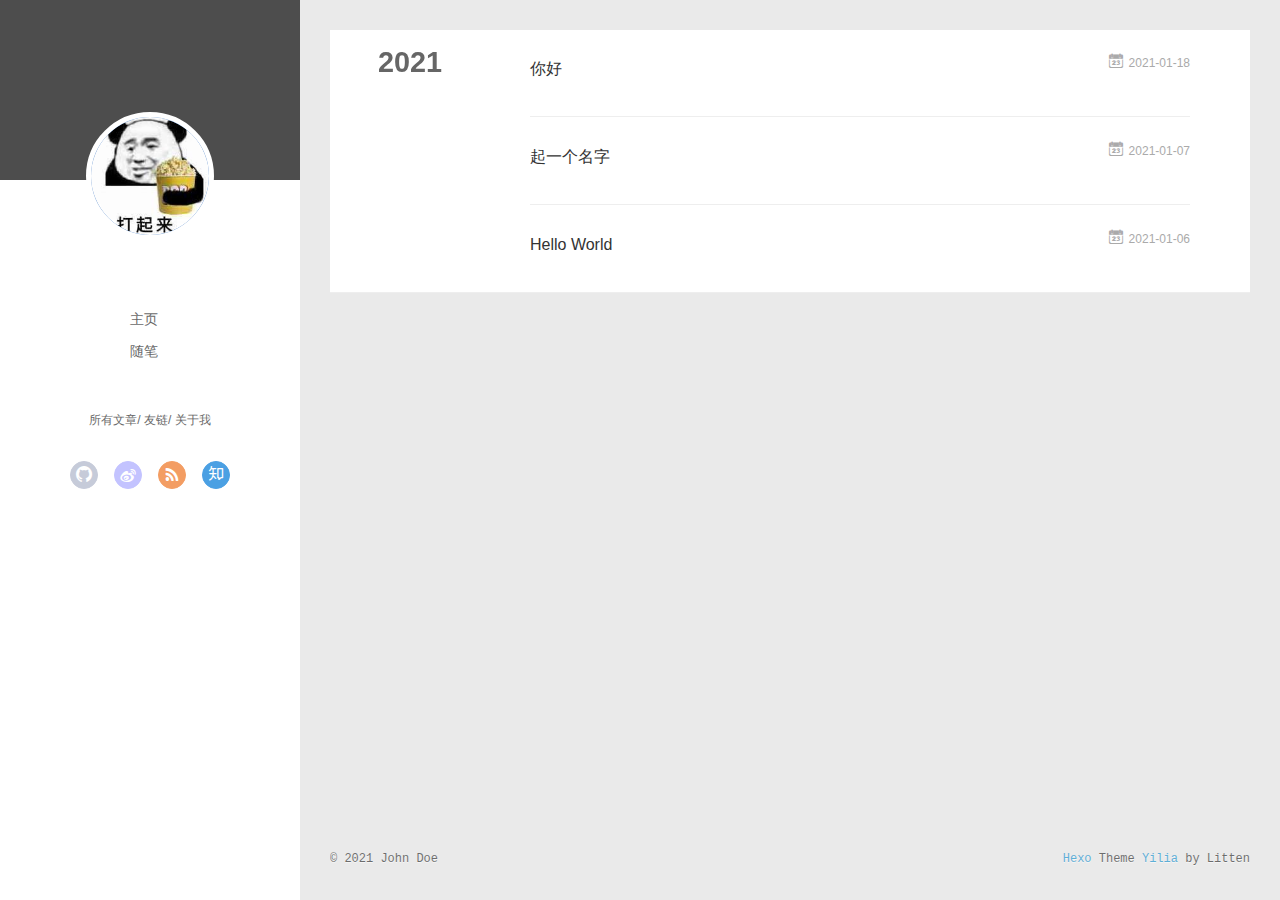
<file: archives/2021/01/index.html>
<!DOCTYPE html>
<html>
<head>
  <meta charset="utf-8">
  
  <meta name="renderer" content="webkit">
  <meta http-equiv="X-UA-Compatible" content="IE=edge" >
  <link rel="dns-prefetch" href="http://kefandada.github.io">
  <title>Archives: 2021/1 | Hexo</title>
  <meta name="viewport" content="width=device-width, initial-scale=1, maximum-scale=1">
  <meta property="og:type" content="website">
<meta property="og:title" content="Hexo">
<meta property="og:url" content="http://kefandada.github.io/archives/2021/01/index.html">
<meta property="og:site_name" content="Hexo">
<meta property="og:locale" content="en_US">
<meta property="article:author" content="John Doe">
<meta name="twitter:card" content="summary">
  
    <link rel="alternative" href="/atom.xml" title="Hexo" type="application/atom+xml">
  
  
    <link rel="icon" href="/favicon.png">
  
  <link rel="stylesheet" type="text/css" href="/./main.0cf68a.css">
  <style type="text/css">
  
    #container.show {
      background: linear-gradient(200deg,#a0cfe4,#e8c37e);
    }
  </style>
  

  

<meta name="generator" content="Hexo 5.3.0"></head>

<body>
  <div id="container" q-class="show:isCtnShow">
    <canvas id="anm-canvas" class="anm-canvas"></canvas>
    <div class="left-col" q-class="show:isShow">
      
<div class="overlay" style="background: #4d4d4d"></div>
<div class="intrude-less">
	<header id="header" class="inner">
		<a href="/" class="profilepic">
			<img src="/assets/BlogImg/head.jpg" class="js-avatar">
		</a>
		<hgroup>
		  <h1 class="header-author"><a href="/"></a></h1>
		</hgroup>
		

		<nav class="header-menu">
			<ul>
			
				<li><a href="/">主页</a></li>
	        
				<li><a href="/tags/%E9%9A%8F%E7%AC%94/">随笔</a></li>
	        
			</ul>
		</nav>
		<nav class="header-smart-menu">
    		
    			
    			<a q-on="click: openSlider(e, 'innerArchive')" href="javascript:void(0)">所有文章</a>
    			
            
    			
    			<a q-on="click: openSlider(e, 'friends')" href="javascript:void(0)">友链</a>
    			
            
    			
    			<a q-on="click: openSlider(e, 'aboutme')" href="javascript:void(0)">关于我</a>
    			
            
		</nav>
		<nav class="header-nav">
			<div class="social">
				
					<a class="github" target="_blank" href="#" title="github"><i class="icon-github"></i></a>
		        
					<a class="weibo" target="_blank" href="#" title="weibo"><i class="icon-weibo"></i></a>
		        
					<a class="rss" target="_blank" href="#" title="rss"><i class="icon-rss"></i></a>
		        
					<a class="zhihu" target="_blank" href="#" title="zhihu"><i class="icon-zhihu"></i></a>
		        
			</div>
		</nav>
	</header>		
</div>

    </div>
    <div class="mid-col" q-class="show:isShow,hide:isShow|isFalse">
      
<nav id="mobile-nav">
  	<div class="overlay js-overlay" style="background: #4d4d4d"></div>
	<div class="btnctn js-mobile-btnctn">
  		<div class="slider-trigger list" q-on="click: openSlider(e)"><i class="icon icon-sort"></i></div>
	</div>
	<div class="intrude-less">
		<header id="header" class="inner">
			<div class="profilepic">
				<img src="/assets/BlogImg/head.jpg" class="js-avatar">
			</div>
			<hgroup>
			  <h1 class="header-author js-header-author"></h1>
			</hgroup>
			
			
			
				
			
				
			
			
			
			<nav class="header-nav">
				<div class="social">
					
						<a class="github" target="_blank" href="#" title="github"><i class="icon-github"></i></a>
			        
						<a class="weibo" target="_blank" href="#" title="weibo"><i class="icon-weibo"></i></a>
			        
						<a class="rss" target="_blank" href="#" title="rss"><i class="icon-rss"></i></a>
			        
						<a class="zhihu" target="_blank" href="#" title="zhihu"><i class="icon-zhihu"></i></a>
			        
				</div>
			</nav>

			<nav class="header-menu js-header-menu">
				<ul style="width: 50%">
				
				
					<li style="width: 50%"><a href="/">主页</a></li>
		        
					<li style="width: 50%"><a href="/tags/%E9%9A%8F%E7%AC%94/">随笔</a></li>
		        
				</ul>
			</nav>
		</header>				
	</div>
	<div class="mobile-mask" style="display:none" q-show="isShow"></div>
</nav>

      <div id="wrapper" class="body-wrap">
        <div class="menu-l">
          <div class="canvas-wrap">
            <canvas data-colors="#eaeaea" data-sectionHeight="100" data-contentId="js-content" id="myCanvas1" class="anm-canvas"></canvas>
          </div>
          <div id="js-content" class="content-ll">
            
  
  
    
    
      
      
      <section class="archives-wrap">
        <div class="archive-year-wrap">
          <a href="/archives/2021" class="archive-year">2021</a>
        </div>
        <div class="archives">
    
    <article class="archive-article archive-type-post">
  <div class="archive-article-inner">
    <header class="archive-article-header">
      	<div class="article-meta">
	      	<a href="/2021/01/18/%E4%BD%A0%E5%A5%BD/" class="archive-article-date">
  	<time datetime="2021-01-18T06:41:41.000Z" itemprop="datePublished"><i class="icon-calendar icon"></i>2021-01-18</time>
</a>
        </div>
    	 
  
    <h1 itemprop="name">
      <a class="archive-article-title" href="/2021/01/18/%E4%BD%A0%E5%A5%BD/">你好</a>
    </h1>
  

        <div class="article-info info-on-right">
          
          

        </div>
        <div class="clearfix"></div>
    </header>
  </div>
</article>
  
    
    
    <article class="archive-article archive-type-post">
  <div class="archive-article-inner">
    <header class="archive-article-header">
      	<div class="article-meta">
	      	<a href="/2021/01/07/%E8%B5%B7%E4%B8%80%E4%B8%AA%E5%90%8D%E5%AD%97/" class="archive-article-date">
  	<time datetime="2021-01-07T01:40:29.000Z" itemprop="datePublished"><i class="icon-calendar icon"></i>2021-01-07</time>
</a>
        </div>
    	 
  
    <h1 itemprop="name">
      <a class="archive-article-title" href="/2021/01/07/%E8%B5%B7%E4%B8%80%E4%B8%AA%E5%90%8D%E5%AD%97/">起一个名字</a>
    </h1>
  

        <div class="article-info info-on-right">
          
          

        </div>
        <div class="clearfix"></div>
    </header>
  </div>
</article>
  
    
    
    <article class="archive-article archive-type-post">
  <div class="archive-article-inner">
    <header class="archive-article-header">
      	<div class="article-meta">
	      	<a href="/2021/01/06/hello-world/" class="archive-article-date">
  	<time datetime="2021-01-06T12:34:10.338Z" itemprop="datePublished"><i class="icon-calendar icon"></i>2021-01-06</time>
</a>
        </div>
    	 
  
    <h1 itemprop="name">
      <a class="archive-article-title" href="/2021/01/06/hello-world/">Hello World</a>
    </h1>
  

        <div class="article-info info-on-right">
          
          

        </div>
        <div class="clearfix"></div>
    </header>
  </div>
</article>
  
  
    </div></section>
  

    


          </div>
        </div>
      </div>
      <footer id="footer">
  <div class="outer">
    <div id="footer-info">
    	<div class="footer-left">
    		&copy; 2021 John Doe
    	</div>
      	<div class="footer-right">
      		<a href="http://hexo.io/" target="_blank">Hexo</a>  Theme <a href="https://github.com/litten/hexo-theme-yilia" target="_blank">Yilia</a> by Litten
      	</div>
    </div>
  </div>
</footer>
    </div>
    <script>
	var yiliaConfig = {
		mathjax: false,
		isHome: false,
		isPost: false,
		isArchive: true,
		isTag: false,
		isCategory: false,
		open_in_new: false,
		toc_hide_index: true,
		root: "/",
		innerArchive: true,
		showTags: false
	}
</script>

<script>!function(t){function n(e){if(r[e])return r[e].exports;var i=r[e]={exports:{},id:e,loaded:!1};return t[e].call(i.exports,i,i.exports,n),i.loaded=!0,i.exports}var r={};n.m=t,n.c=r,n.p="./",n(0)}([function(t,n,r){r(195),t.exports=r(191)},function(t,n,r){var e=r(3),i=r(52),o=r(27),u=r(28),c=r(53),f="prototype",a=function(t,n,r){var s,l,h,v,p=t&a.F,d=t&a.G,y=t&a.S,g=t&a.P,b=t&a.B,m=d?e:y?e[n]||(e[n]={}):(e[n]||{})[f],x=d?i:i[n]||(i[n]={}),w=x[f]||(x[f]={});d&&(r=n);for(s in r)l=!p&&m&&void 0!==m[s],h=(l?m:r)[s],v=b&&l?c(h,e):g&&"function"==typeof h?c(Function.call,h):h,m&&u(m,s,h,t&a.U),x[s]!=h&&o(x,s,v),g&&w[s]!=h&&(w[s]=h)};e.core=i,a.F=1,a.G=2,a.S=4,a.P=8,a.B=16,a.W=32,a.U=64,a.R=128,t.exports=a},function(t,n,r){var e=r(6);t.exports=function(t){if(!e(t))throw TypeError(t+" is not an object!");return t}},function(t,n){var r=t.exports="undefined"!=typeof window&&window.Math==Math?window:"undefined"!=typeof self&&self.Math==Math?self:Function("return this")();"number"==typeof __g&&(__g=r)},function(t,n){t.exports=function(t){try{return!!t()}catch(t){return!0}}},function(t,n){var r=t.exports="undefined"!=typeof window&&window.Math==Math?window:"undefined"!=typeof self&&self.Math==Math?self:Function("return this")();"number"==typeof __g&&(__g=r)},function(t,n){t.exports=function(t){return"object"==typeof t?null!==t:"function"==typeof t}},function(t,n,r){var e=r(126)("wks"),i=r(76),o=r(3).Symbol,u="function"==typeof o;(t.exports=function(t){return e[t]||(e[t]=u&&o[t]||(u?o:i)("Symbol."+t))}).store=e},function(t,n){var r={}.hasOwnProperty;t.exports=function(t,n){return r.call(t,n)}},function(t,n,r){var e=r(94),i=r(33);t.exports=function(t){return e(i(t))}},function(t,n,r){t.exports=!r(4)(function(){return 7!=Object.defineProperty({},"a",{get:function(){return 7}}).a})},function(t,n,r){var e=r(2),i=r(167),o=r(50),u=Object.defineProperty;n.f=r(10)?Object.defineProperty:function(t,n,r){if(e(t),n=o(n,!0),e(r),i)try{return u(t,n,r)}catch(t){}if("get"in r||"set"in r)throw TypeError("Accessors not supported!");return"value"in r&&(t[n]=r.value),t}},function(t,n,r){t.exports=!r(18)(function(){return 7!=Object.defineProperty({},"a",{get:function(){return 7}}).a})},function(t,n,r){var e=r(14),i=r(22);t.exports=r(12)?function(t,n,r){return e.f(t,n,i(1,r))}:function(t,n,r){return t[n]=r,t}},function(t,n,r){var e=r(20),i=r(58),o=r(42),u=Object.defineProperty;n.f=r(12)?Object.defineProperty:function(t,n,r){if(e(t),n=o(n,!0),e(r),i)try{return u(t,n,r)}catch(t){}if("get"in r||"set"in r)throw TypeError("Accessors not supported!");return"value"in r&&(t[n]=r.value),t}},function(t,n,r){var e=r(40)("wks"),i=r(23),o=r(5).Symbol,u="function"==typeof o;(t.exports=function(t){return e[t]||(e[t]=u&&o[t]||(u?o:i)("Symbol."+t))}).store=e},function(t,n,r){var e=r(67),i=Math.min;t.exports=function(t){return t>0?i(e(t),9007199254740991):0}},function(t,n,r){var e=r(46);t.exports=function(t){return Object(e(t))}},function(t,n){t.exports=function(t){try{return!!t()}catch(t){return!0}}},function(t,n,r){var e=r(63),i=r(34);t.exports=Object.keys||function(t){return e(t,i)}},function(t,n,r){var e=r(21);t.exports=function(t){if(!e(t))throw TypeError(t+" is not an object!");return t}},function(t,n){t.exports=function(t){return"object"==typeof t?null!==t:"function"==typeof t}},function(t,n){t.exports=function(t,n){return{enumerable:!(1&t),configurable:!(2&t),writable:!(4&t),value:n}}},function(t,n){var r=0,e=Math.random();t.exports=function(t){return"Symbol(".concat(void 0===t?"":t,")_",(++r+e).toString(36))}},function(t,n){var r={}.hasOwnProperty;t.exports=function(t,n){return r.call(t,n)}},function(t,n){var r=t.exports={version:"2.4.0"};"number"==typeof __e&&(__e=r)},function(t,n){t.exports=function(t){if("function"!=typeof t)throw TypeError(t+" is not a function!");return t}},function(t,n,r){var e=r(11),i=r(66);t.exports=r(10)?function(t,n,r){return e.f(t,n,i(1,r))}:function(t,n,r){return t[n]=r,t}},function(t,n,r){var e=r(3),i=r(27),o=r(24),u=r(76)("src"),c="toString",f=Function[c],a=(""+f).split(c);r(52).inspectSource=function(t){return f.call(t)},(t.exports=function(t,n,r,c){var f="function"==typeof r;f&&(o(r,"name")||i(r,"name",n)),t[n]!==r&&(f&&(o(r,u)||i(r,u,t[n]?""+t[n]:a.join(String(n)))),t===e?t[n]=r:c?t[n]?t[n]=r:i(t,n,r):(delete t[n],i(t,n,r)))})(Function.prototype,c,function(){return"function"==typeof this&&this[u]||f.call(this)})},function(t,n,r){var e=r(1),i=r(4),o=r(46),u=function(t,n,r,e){var i=String(o(t)),u="<"+n;return""!==r&&(u+=" "+r+'="'+String(e).replace(/"/g,"&quot;")+'"'),u+">"+i+"</"+n+">"};t.exports=function(t,n){var r={};r[t]=n(u),e(e.P+e.F*i(function(){var n=""[t]('"');return n!==n.toLowerCase()||n.split('"').length>3}),"String",r)}},function(t,n,r){var e=r(115),i=r(46);t.exports=function(t){return e(i(t))}},function(t,n,r){var e=r(116),i=r(66),o=r(30),u=r(50),c=r(24),f=r(167),a=Object.getOwnPropertyDescriptor;n.f=r(10)?a:function(t,n){if(t=o(t),n=u(n,!0),f)try{return a(t,n)}catch(t){}if(c(t,n))return i(!e.f.call(t,n),t[n])}},function(t,n,r){var e=r(24),i=r(17),o=r(145)("IE_PROTO"),u=Object.prototype;t.exports=Object.getPrototypeOf||function(t){return t=i(t),e(t,o)?t[o]:"function"==typeof t.constructor&&t instanceof t.constructor?t.constructor.prototype:t instanceof Object?u:null}},function(t,n){t.exports=function(t){if(void 0==t)throw TypeError("Can't call method on  "+t);return t}},function(t,n){t.exports="constructor,hasOwnProperty,isPrototypeOf,propertyIsEnumerable,toLocaleString,toString,valueOf".split(",")},function(t,n){t.exports={}},function(t,n){t.exports=!0},function(t,n){n.f={}.propertyIsEnumerable},function(t,n,r){var e=r(14).f,i=r(8),o=r(15)("toStringTag");t.exports=function(t,n,r){t&&!i(t=r?t:t.prototype,o)&&e(t,o,{configurable:!0,value:n})}},function(t,n,r){var e=r(40)("keys"),i=r(23);t.exports=function(t){return e[t]||(e[t]=i(t))}},function(t,n,r){var e=r(5),i="__core-js_shared__",o=e[i]||(e[i]={});t.exports=function(t){return o[t]||(o[t]={})}},function(t,n){var r=Math.ceil,e=Math.floor;t.exports=function(t){return isNaN(t=+t)?0:(t>0?e:r)(t)}},function(t,n,r){var e=r(21);t.exports=function(t,n){if(!e(t))return t;var r,i;if(n&&"function"==typeof(r=t.toString)&&!e(i=r.call(t)))return i;if("function"==typeof(r=t.valueOf)&&!e(i=r.call(t)))return i;if(!n&&"function"==typeof(r=t.toString)&&!e(i=r.call(t)))return i;throw TypeError("Can't convert object to primitive value")}},function(t,n,r){var e=r(5),i=r(25),o=r(36),u=r(44),c=r(14).f;t.exports=function(t){var n=i.Symbol||(i.Symbol=o?{}:e.Symbol||{});"_"==t.charAt(0)||t in n||c(n,t,{value:u.f(t)})}},function(t,n,r){n.f=r(15)},function(t,n){var r={}.toString;t.exports=function(t){return r.call(t).slice(8,-1)}},function(t,n){t.exports=function(t){if(void 0==t)throw TypeError("Can't call method on  "+t);return t}},function(t,n,r){var e=r(4);t.exports=function(t,n){return!!t&&e(function(){n?t.call(null,function(){},1):t.call(null)})}},function(t,n,r){var e=r(53),i=r(115),o=r(17),u=r(16),c=r(203);t.exports=function(t,n){var r=1==t,f=2==t,a=3==t,s=4==t,l=6==t,h=5==t||l,v=n||c;return function(n,c,p){for(var d,y,g=o(n),b=i(g),m=e(c,p,3),x=u(b.length),w=0,S=r?v(n,x):f?v(n,0):void 0;x>w;w++)if((h||w in b)&&(d=b[w],y=m(d,w,g),t))if(r)S[w]=y;else if(y)switch(t){case 3:return!0;case 5:return d;case 6:return w;case 2:S.push(d)}else if(s)return!1;return l?-1:a||s?s:S}}},function(t,n,r){var e=r(1),i=r(52),o=r(4);t.exports=function(t,n){var r=(i.Object||{})[t]||Object[t],u={};u[t]=n(r),e(e.S+e.F*o(function(){r(1)}),"Object",u)}},function(t,n,r){var e=r(6);t.exports=function(t,n){if(!e(t))return t;var r,i;if(n&&"function"==typeof(r=t.toString)&&!e(i=r.call(t)))return i;if("function"==typeof(r=t.valueOf)&&!e(i=r.call(t)))return i;if(!n&&"function"==typeof(r=t.toString)&&!e(i=r.call(t)))return i;throw TypeError("Can't convert object to primitive value")}},function(t,n,r){var e=r(5),i=r(25),o=r(91),u=r(13),c="prototype",f=function(t,n,r){var a,s,l,h=t&f.F,v=t&f.G,p=t&f.S,d=t&f.P,y=t&f.B,g=t&f.W,b=v?i:i[n]||(i[n]={}),m=b[c],x=v?e:p?e[n]:(e[n]||{})[c];v&&(r=n);for(a in r)(s=!h&&x&&void 0!==x[a])&&a in b||(l=s?x[a]:r[a],b[a]=v&&"function"!=typeof x[a]?r[a]:y&&s?o(l,e):g&&x[a]==l?function(t){var n=function(n,r,e){if(this instanceof t){switch(arguments.length){case 0:return new t;case 1:return new t(n);case 2:return new t(n,r)}return new t(n,r,e)}return t.apply(this,arguments)};return n[c]=t[c],n}(l):d&&"function"==typeof l?o(Function.call,l):l,d&&((b.virtual||(b.virtual={}))[a]=l,t&f.R&&m&&!m[a]&&u(m,a,l)))};f.F=1,f.G=2,f.S=4,f.P=8,f.B=16,f.W=32,f.U=64,f.R=128,t.exports=f},function(t,n){var r=t.exports={version:"2.4.0"};"number"==typeof __e&&(__e=r)},function(t,n,r){var e=r(26);t.exports=function(t,n,r){if(e(t),void 0===n)return t;switch(r){case 1:return function(r){return t.call(n,r)};case 2:return function(r,e){return t.call(n,r,e)};case 3:return function(r,e,i){return t.call(n,r,e,i)}}return function(){return t.apply(n,arguments)}}},function(t,n,r){var e=r(183),i=r(1),o=r(126)("metadata"),u=o.store||(o.store=new(r(186))),c=function(t,n,r){var i=u.get(t);if(!i){if(!r)return;u.set(t,i=new e)}var o=i.get(n);if(!o){if(!r)return;i.set(n,o=new e)}return o},f=function(t,n,r){var e=c(n,r,!1);return void 0!==e&&e.has(t)},a=function(t,n,r){var e=c(n,r,!1);return void 0===e?void 0:e.get(t)},s=function(t,n,r,e){c(r,e,!0).set(t,n)},l=function(t,n){var r=c(t,n,!1),e=[];return r&&r.forEach(function(t,n){e.push(n)}),e},h=function(t){return void 0===t||"symbol"==typeof t?t:String(t)},v=function(t){i(i.S,"Reflect",t)};t.exports={store:u,map:c,has:f,get:a,set:s,keys:l,key:h,exp:v}},function(t,n,r){"use strict";if(r(10)){var e=r(69),i=r(3),o=r(4),u=r(1),c=r(127),f=r(152),a=r(53),s=r(68),l=r(66),h=r(27),v=r(73),p=r(67),d=r(16),y=r(75),g=r(50),b=r(24),m=r(180),x=r(114),w=r(6),S=r(17),_=r(137),O=r(70),E=r(32),P=r(71).f,j=r(154),F=r(76),M=r(7),A=r(48),N=r(117),T=r(146),I=r(155),k=r(80),L=r(123),R=r(74),C=r(130),D=r(160),U=r(11),W=r(31),G=U.f,B=W.f,V=i.RangeError,z=i.TypeError,q=i.Uint8Array,K="ArrayBuffer",J="Shared"+K,Y="BYTES_PER_ELEMENT",H="prototype",$=Array[H],X=f.ArrayBuffer,Q=f.DataView,Z=A(0),tt=A(2),nt=A(3),rt=A(4),et=A(5),it=A(6),ot=N(!0),ut=N(!1),ct=I.values,ft=I.keys,at=I.entries,st=$.lastIndexOf,lt=$.reduce,ht=$.reduceRight,vt=$.join,pt=$.sort,dt=$.slice,yt=$.toString,gt=$.toLocaleString,bt=M("iterator"),mt=M("toStringTag"),xt=F("typed_constructor"),wt=F("def_constructor"),St=c.CONSTR,_t=c.TYPED,Ot=c.VIEW,Et="Wrong length!",Pt=A(1,function(t,n){return Tt(T(t,t[wt]),n)}),jt=o(function(){return 1===new q(new Uint16Array([1]).buffer)[0]}),Ft=!!q&&!!q[H].set&&o(function(){new q(1).set({})}),Mt=function(t,n){if(void 0===t)throw z(Et);var r=+t,e=d(t);if(n&&!m(r,e))throw V(Et);return e},At=function(t,n){var r=p(t);if(r<0||r%n)throw V("Wrong offset!");return r},Nt=function(t){if(w(t)&&_t in t)return t;throw z(t+" is not a typed array!")},Tt=function(t,n){if(!(w(t)&&xt in t))throw z("It is not a typed array constructor!");return new t(n)},It=function(t,n){return kt(T(t,t[wt]),n)},kt=function(t,n){for(var r=0,e=n.length,i=Tt(t,e);e>r;)i[r]=n[r++];return i},Lt=function(t,n,r){G(t,n,{get:function(){return this._d[r]}})},Rt=function(t){var n,r,e,i,o,u,c=S(t),f=arguments.length,s=f>1?arguments[1]:void 0,l=void 0!==s,h=j(c);if(void 0!=h&&!_(h)){for(u=h.call(c),e=[],n=0;!(o=u.next()).done;n++)e.push(o.value);c=e}for(l&&f>2&&(s=a(s,arguments[2],2)),n=0,r=d(c.length),i=Tt(this,r);r>n;n++)i[n]=l?s(c[n],n):c[n];return i},Ct=function(){for(var t=0,n=arguments.length,r=Tt(this,n);n>t;)r[t]=arguments[t++];return r},Dt=!!q&&o(function(){gt.call(new q(1))}),Ut=function(){return gt.apply(Dt?dt.call(Nt(this)):Nt(this),arguments)},Wt={copyWithin:function(t,n){return D.call(Nt(this),t,n,arguments.length>2?arguments[2]:void 0)},every:function(t){return rt(Nt(this),t,arguments.length>1?arguments[1]:void 0)},fill:function(t){return C.apply(Nt(this),arguments)},filter:function(t){return It(this,tt(Nt(this),t,arguments.length>1?arguments[1]:void 0))},find:function(t){return et(Nt(this),t,arguments.length>1?arguments[1]:void 0)},findIndex:function(t){return it(Nt(this),t,arguments.length>1?arguments[1]:void 0)},forEach:function(t){Z(Nt(this),t,arguments.length>1?arguments[1]:void 0)},indexOf:function(t){return ut(Nt(this),t,arguments.length>1?arguments[1]:void 0)},includes:function(t){return ot(Nt(this),t,arguments.length>1?arguments[1]:void 0)},join:function(t){return vt.apply(Nt(this),arguments)},lastIndexOf:function(t){return st.apply(Nt(this),arguments)},map:function(t){return Pt(Nt(this),t,arguments.length>1?arguments[1]:void 0)},reduce:function(t){return lt.apply(Nt(this),arguments)},reduceRight:function(t){return ht.apply(Nt(this),arguments)},reverse:function(){for(var t,n=this,r=Nt(n).length,e=Math.floor(r/2),i=0;i<e;)t=n[i],n[i++]=n[--r],n[r]=t;return n},some:function(t){return nt(Nt(this),t,arguments.length>1?arguments[1]:void 0)},sort:function(t){return pt.call(Nt(this),t)},subarray:function(t,n){var r=Nt(this),e=r.length,i=y(t,e);return new(T(r,r[wt]))(r.buffer,r.byteOffset+i*r.BYTES_PER_ELEMENT,d((void 0===n?e:y(n,e))-i))}},Gt=function(t,n){return It(this,dt.call(Nt(this),t,n))},Bt=function(t){Nt(this);var n=At(arguments[1],1),r=this.length,e=S(t),i=d(e.length),o=0;if(i+n>r)throw V(Et);for(;o<i;)this[n+o]=e[o++]},Vt={entries:function(){return at.call(Nt(this))},keys:function(){return ft.call(Nt(this))},values:function(){return ct.call(Nt(this))}},zt=function(t,n){return w(t)&&t[_t]&&"symbol"!=typeof n&&n in t&&String(+n)==String(n)},qt=function(t,n){return zt(t,n=g(n,!0))?l(2,t[n]):B(t,n)},Kt=function(t,n,r){return!(zt(t,n=g(n,!0))&&w(r)&&b(r,"value"))||b(r,"get")||b(r,"set")||r.configurable||b(r,"writable")&&!r.writable||b(r,"enumerable")&&!r.enumerable?G(t,n,r):(t[n]=r.value,t)};St||(W.f=qt,U.f=Kt),u(u.S+u.F*!St,"Object",{getOwnPropertyDescriptor:qt,defineProperty:Kt}),o(function(){yt.call({})})&&(yt=gt=function(){return vt.call(this)});var Jt=v({},Wt);v(Jt,Vt),h(Jt,bt,Vt.values),v(Jt,{slice:Gt,set:Bt,constructor:function(){},toString:yt,toLocaleString:Ut}),Lt(Jt,"buffer","b"),Lt(Jt,"byteOffset","o"),Lt(Jt,"byteLength","l"),Lt(Jt,"length","e"),G(Jt,mt,{get:function(){return this[_t]}}),t.exports=function(t,n,r,f){f=!!f;var a=t+(f?"Clamped":"")+"Array",l="Uint8Array"!=a,v="get"+t,p="set"+t,y=i[a],g=y||{},b=y&&E(y),m=!y||!c.ABV,S={},_=y&&y[H],j=function(t,r){var e=t._d;return e.v[v](r*n+e.o,jt)},F=function(t,r,e){var i=t._d;f&&(e=(e=Math.round(e))<0?0:e>255?255:255&e),i.v[p](r*n+i.o,e,jt)},M=function(t,n){G(t,n,{get:function(){return j(this,n)},set:function(t){return F(this,n,t)},enumerable:!0})};m?(y=r(function(t,r,e,i){s(t,y,a,"_d");var o,u,c,f,l=0,v=0;if(w(r)){if(!(r instanceof X||(f=x(r))==K||f==J))return _t in r?kt(y,r):Rt.call(y,r);o=r,v=At(e,n);var p=r.byteLength;if(void 0===i){if(p%n)throw V(Et);if((u=p-v)<0)throw V(Et)}else if((u=d(i)*n)+v>p)throw V(Et);c=u/n}else c=Mt(r,!0),u=c*n,o=new X(u);for(h(t,"_d",{b:o,o:v,l:u,e:c,v:new Q(o)});l<c;)M(t,l++)}),_=y[H]=O(Jt),h(_,"constructor",y)):L(function(t){new y(null),new y(t)},!0)||(y=r(function(t,r,e,i){s(t,y,a);var o;return w(r)?r instanceof X||(o=x(r))==K||o==J?void 0!==i?new g(r,At(e,n),i):void 0!==e?new g(r,At(e,n)):new g(r):_t in r?kt(y,r):Rt.call(y,r):new g(Mt(r,l))}),Z(b!==Function.prototype?P(g).concat(P(b)):P(g),function(t){t in y||h(y,t,g[t])}),y[H]=_,e||(_.constructor=y));var A=_[bt],N=!!A&&("values"==A.name||void 0==A.name),T=Vt.values;h(y,xt,!0),h(_,_t,a),h(_,Ot,!0),h(_,wt,y),(f?new y(1)[mt]==a:mt in _)||G(_,mt,{get:function(){return a}}),S[a]=y,u(u.G+u.W+u.F*(y!=g),S),u(u.S,a,{BYTES_PER_ELEMENT:n,from:Rt,of:Ct}),Y in _||h(_,Y,n),u(u.P,a,Wt),R(a),u(u.P+u.F*Ft,a,{set:Bt}),u(u.P+u.F*!N,a,Vt),u(u.P+u.F*(_.toString!=yt),a,{toString:yt}),u(u.P+u.F*o(function(){new y(1).slice()}),a,{slice:Gt}),u(u.P+u.F*(o(function(){return[1,2].toLocaleString()!=new y([1,2]).toLocaleString()})||!o(function(){_.toLocaleString.call([1,2])})),a,{toLocaleString:Ut}),k[a]=N?A:T,e||N||h(_,bt,T)}}else t.exports=function(){}},function(t,n){var r={}.toString;t.exports=function(t){return r.call(t).slice(8,-1)}},function(t,n,r){var e=r(21),i=r(5).document,o=e(i)&&e(i.createElement);t.exports=function(t){return o?i.createElement(t):{}}},function(t,n,r){t.exports=!r(12)&&!r(18)(function(){return 7!=Object.defineProperty(r(57)("div"),"a",{get:function(){return 7}}).a})},function(t,n,r){"use strict";var e=r(36),i=r(51),o=r(64),u=r(13),c=r(8),f=r(35),a=r(96),s=r(38),l=r(103),h=r(15)("iterator"),v=!([].keys&&"next"in[].keys()),p="keys",d="values",y=function(){return this};t.exports=function(t,n,r,g,b,m,x){a(r,n,g);var w,S,_,O=function(t){if(!v&&t in F)return F[t];switch(t){case p:case d:return function(){return new r(this,t)}}return function(){return new r(this,t)}},E=n+" Iterator",P=b==d,j=!1,F=t.prototype,M=F[h]||F["@@iterator"]||b&&F[b],A=M||O(b),N=b?P?O("entries"):A:void 0,T="Array"==n?F.entries||M:M;if(T&&(_=l(T.call(new t)))!==Object.prototype&&(s(_,E,!0),e||c(_,h)||u(_,h,y)),P&&M&&M.name!==d&&(j=!0,A=function(){return M.call(this)}),e&&!x||!v&&!j&&F[h]||u(F,h,A),f[n]=A,f[E]=y,b)if(w={values:P?A:O(d),keys:m?A:O(p),entries:N},x)for(S in w)S in F||o(F,S,w[S]);else i(i.P+i.F*(v||j),n,w);return w}},function(t,n,r){var e=r(20),i=r(100),o=r(34),u=r(39)("IE_PROTO"),c=function(){},f="prototype",a=function(){var t,n=r(57)("iframe"),e=o.length;for(n.style.display="none",r(93).appendChild(n),n.src="javascript:",t=n.contentWindow.document,t.open(),t.write("<script>document.F=Object<\/script>"),t.close(),a=t.F;e--;)delete a[f][o[e]];return a()};t.exports=Object.create||function(t,n){var r;return null!==t?(c[f]=e(t),r=new c,c[f]=null,r[u]=t):r=a(),void 0===n?r:i(r,n)}},function(t,n,r){var e=r(63),i=r(34).concat("length","prototype");n.f=Object.getOwnPropertyNames||function(t){return e(t,i)}},function(t,n){n.f=Object.getOwnPropertySymbols},function(t,n,r){var e=r(8),i=r(9),o=r(90)(!1),u=r(39)("IE_PROTO");t.exports=function(t,n){var r,c=i(t),f=0,a=[];for(r in c)r!=u&&e(c,r)&&a.push(r);for(;n.length>f;)e(c,r=n[f++])&&(~o(a,r)||a.push(r));return a}},function(t,n,r){t.exports=r(13)},function(t,n,r){var e=r(76)("meta"),i=r(6),o=r(24),u=r(11).f,c=0,f=Object.isExtensible||function(){return!0},a=!r(4)(function(){return f(Object.preventExtensions({}))}),s=function(t){u(t,e,{value:{i:"O"+ ++c,w:{}}})},l=function(t,n){if(!i(t))return"symbol"==typeof t?t:("string"==typeof t?"S":"P")+t;if(!o(t,e)){if(!f(t))return"F";if(!n)return"E";s(t)}return t[e].i},h=function(t,n){if(!o(t,e)){if(!f(t))return!0;if(!n)return!1;s(t)}return t[e].w},v=function(t){return a&&p.NEED&&f(t)&&!o(t,e)&&s(t),t},p=t.exports={KEY:e,NEED:!1,fastKey:l,getWeak:h,onFreeze:v}},function(t,n){t.exports=function(t,n){return{enumerable:!(1&t),configurable:!(2&t),writable:!(4&t),value:n}}},function(t,n){var r=Math.ceil,e=Math.floor;t.exports=function(t){return isNaN(t=+t)?0:(t>0?e:r)(t)}},function(t,n){t.exports=function(t,n,r,e){if(!(t instanceof n)||void 0!==e&&e in t)throw TypeError(r+": incorrect invocation!");return t}},function(t,n){t.exports=!1},function(t,n,r){var e=r(2),i=r(173),o=r(133),u=r(145)("IE_PROTO"),c=function(){},f="prototype",a=function(){var t,n=r(132)("iframe"),e=o.length;for(n.style.display="none",r(135).appendChild(n),n.src="javascript:",t=n.contentWindow.document,t.open(),t.write("<script>document.F=Object<\/script>"),t.close(),a=t.F;e--;)delete a[f][o[e]];return a()};t.exports=Object.create||function(t,n){var r;return null!==t?(c[f]=e(t),r=new c,c[f]=null,r[u]=t):r=a(),void 0===n?r:i(r,n)}},function(t,n,r){var e=r(175),i=r(133).concat("length","prototype");n.f=Object.getOwnPropertyNames||function(t){return e(t,i)}},function(t,n,r){var e=r(175),i=r(133);t.exports=Object.keys||function(t){return e(t,i)}},function(t,n,r){var e=r(28);t.exports=function(t,n,r){for(var i in n)e(t,i,n[i],r);return t}},function(t,n,r){"use strict";var e=r(3),i=r(11),o=r(10),u=r(7)("species");t.exports=function(t){var n=e[t];o&&n&&!n[u]&&i.f(n,u,{configurable:!0,get:function(){return this}})}},function(t,n,r){var e=r(67),i=Math.max,o=Math.min;t.exports=function(t,n){return t=e(t),t<0?i(t+n,0):o(t,n)}},function(t,n){var r=0,e=Math.random();t.exports=function(t){return"Symbol(".concat(void 0===t?"":t,")_",(++r+e).toString(36))}},function(t,n,r){var e=r(33);t.exports=function(t){return Object(e(t))}},function(t,n,r){var e=r(7)("unscopables"),i=Array.prototype;void 0==i[e]&&r(27)(i,e,{}),t.exports=function(t){i[e][t]=!0}},function(t,n,r){var e=r(53),i=r(169),o=r(137),u=r(2),c=r(16),f=r(154),a={},s={},n=t.exports=function(t,n,r,l,h){var v,p,d,y,g=h?function(){return t}:f(t),b=e(r,l,n?2:1),m=0;if("function"!=typeof g)throw TypeError(t+" is not iterable!");if(o(g)){for(v=c(t.length);v>m;m++)if((y=n?b(u(p=t[m])[0],p[1]):b(t[m]))===a||y===s)return y}else for(d=g.call(t);!(p=d.next()).done;)if((y=i(d,b,p.value,n))===a||y===s)return y};n.BREAK=a,n.RETURN=s},function(t,n){t.exports={}},function(t,n,r){var e=r(11).f,i=r(24),o=r(7)("toStringTag");t.exports=function(t,n,r){t&&!i(t=r?t:t.prototype,o)&&e(t,o,{configurable:!0,value:n})}},function(t,n,r){var e=r(1),i=r(46),o=r(4),u=r(150),c="["+u+"]",f="​",a=RegExp("^"+c+c+"*"),s=RegExp(c+c+"*$"),l=function(t,n,r){var i={},c=o(function(){return!!u[t]()||f[t]()!=f}),a=i[t]=c?n(h):u[t];r&&(i[r]=a),e(e.P+e.F*c,"String",i)},h=l.trim=function(t,n){return t=String(i(t)),1&n&&(t=t.replace(a,"")),2&n&&(t=t.replace(s,"")),t};t.exports=l},function(t,n,r){t.exports={default:r(86),__esModule:!0}},function(t,n,r){t.exports={default:r(87),__esModule:!0}},function(t,n,r){"use strict";function e(t){return t&&t.__esModule?t:{default:t}}n.__esModule=!0;var i=r(84),o=e(i),u=r(83),c=e(u),f="function"==typeof c.default&&"symbol"==typeof o.default?function(t){return typeof t}:function(t){return t&&"function"==typeof c.default&&t.constructor===c.default&&t!==c.default.prototype?"symbol":typeof t};n.default="function"==typeof c.default&&"symbol"===f(o.default)?function(t){return void 0===t?"undefined":f(t)}:function(t){return t&&"function"==typeof c.default&&t.constructor===c.default&&t!==c.default.prototype?"symbol":void 0===t?"undefined":f(t)}},function(t,n,r){r(110),r(108),r(111),r(112),t.exports=r(25).Symbol},function(t,n,r){r(109),r(113),t.exports=r(44).f("iterator")},function(t,n){t.exports=function(t){if("function"!=typeof t)throw TypeError(t+" is not a function!");return t}},function(t,n){t.exports=function(){}},function(t,n,r){var e=r(9),i=r(106),o=r(105);t.exports=function(t){return function(n,r,u){var c,f=e(n),a=i(f.length),s=o(u,a);if(t&&r!=r){for(;a>s;)if((c=f[s++])!=c)return!0}else for(;a>s;s++)if((t||s in f)&&f[s]===r)return t||s||0;return!t&&-1}}},function(t,n,r){var e=r(88);t.exports=function(t,n,r){if(e(t),void 0===n)return t;switch(r){case 1:return function(r){return t.call(n,r)};case 2:return function(r,e){return t.call(n,r,e)};case 3:return function(r,e,i){return t.call(n,r,e,i)}}return function(){return t.apply(n,arguments)}}},function(t,n,r){var e=r(19),i=r(62),o=r(37);t.exports=function(t){var n=e(t),r=i.f;if(r)for(var u,c=r(t),f=o.f,a=0;c.length>a;)f.call(t,u=c[a++])&&n.push(u);return n}},function(t,n,r){t.exports=r(5).document&&document.documentElement},function(t,n,r){var e=r(56);t.exports=Object("z").propertyIsEnumerable(0)?Object:function(t){return"String"==e(t)?t.split(""):Object(t)}},function(t,n,r){var e=r(56);t.exports=Array.isArray||function(t){return"Array"==e(t)}},function(t,n,r){"use strict";var e=r(60),i=r(22),o=r(38),u={};r(13)(u,r(15)("iterator"),function(){return this}),t.exports=function(t,n,r){t.prototype=e(u,{next:i(1,r)}),o(t,n+" Iterator")}},function(t,n){t.exports=function(t,n){return{value:n,done:!!t}}},function(t,n,r){var e=r(19),i=r(9);t.exports=function(t,n){for(var r,o=i(t),u=e(o),c=u.length,f=0;c>f;)if(o[r=u[f++]]===n)return r}},function(t,n,r){var e=r(23)("meta"),i=r(21),o=r(8),u=r(14).f,c=0,f=Object.isExtensible||function(){return!0},a=!r(18)(function(){return f(Object.preventExtensions({}))}),s=function(t){u(t,e,{value:{i:"O"+ ++c,w:{}}})},l=function(t,n){if(!i(t))return"symbol"==typeof t?t:("string"==typeof t?"S":"P")+t;if(!o(t,e)){if(!f(t))return"F";if(!n)return"E";s(t)}return t[e].i},h=function(t,n){if(!o(t,e)){if(!f(t))return!0;if(!n)return!1;s(t)}return t[e].w},v=function(t){return a&&p.NEED&&f(t)&&!o(t,e)&&s(t),t},p=t.exports={KEY:e,NEED:!1,fastKey:l,getWeak:h,onFreeze:v}},function(t,n,r){var e=r(14),i=r(20),o=r(19);t.exports=r(12)?Object.defineProperties:function(t,n){i(t);for(var r,u=o(n),c=u.length,f=0;c>f;)e.f(t,r=u[f++],n[r]);return t}},function(t,n,r){var e=r(37),i=r(22),o=r(9),u=r(42),c=r(8),f=r(58),a=Object.getOwnPropertyDescriptor;n.f=r(12)?a:function(t,n){if(t=o(t),n=u(n,!0),f)try{return a(t,n)}catch(t){}if(c(t,n))return i(!e.f.call(t,n),t[n])}},function(t,n,r){var e=r(9),i=r(61).f,o={}.toString,u="object"==typeof window&&window&&Object.getOwnPropertyNames?Object.getOwnPropertyNames(window):[],c=function(t){try{return i(t)}catch(t){return u.slice()}};t.exports.f=function(t){return u&&"[object Window]"==o.call(t)?c(t):i(e(t))}},function(t,n,r){var e=r(8),i=r(77),o=r(39)("IE_PROTO"),u=Object.prototype;t.exports=Object.getPrototypeOf||function(t){return t=i(t),e(t,o)?t[o]:"function"==typeof t.constructor&&t instanceof t.constructor?t.constructor.prototype:t instanceof Object?u:null}},function(t,n,r){var e=r(41),i=r(33);t.exports=function(t){return function(n,r){var o,u,c=String(i(n)),f=e(r),a=c.length;return f<0||f>=a?t?"":void 0:(o=c.charCodeAt(f),o<55296||o>56319||f+1===a||(u=c.charCodeAt(f+1))<56320||u>57343?t?c.charAt(f):o:t?c.slice(f,f+2):u-56320+(o-55296<<10)+65536)}}},function(t,n,r){var e=r(41),i=Math.max,o=Math.min;t.exports=function(t,n){return t=e(t),t<0?i(t+n,0):o(t,n)}},function(t,n,r){var e=r(41),i=Math.min;t.exports=function(t){return t>0?i(e(t),9007199254740991):0}},function(t,n,r){"use strict";var e=r(89),i=r(97),o=r(35),u=r(9);t.exports=r(59)(Array,"Array",function(t,n){this._t=u(t),this._i=0,this._k=n},function(){var t=this._t,n=this._k,r=this._i++;return!t||r>=t.length?(this._t=void 0,i(1)):"keys"==n?i(0,r):"values"==n?i(0,t[r]):i(0,[r,t[r]])},"values"),o.Arguments=o.Array,e("keys"),e("values"),e("entries")},function(t,n){},function(t,n,r){"use strict";var e=r(104)(!0);r(59)(String,"String",function(t){this._t=String(t),this._i=0},function(){var t,n=this._t,r=this._i;return r>=n.length?{value:void 0,done:!0}:(t=e(n,r),this._i+=t.length,{value:t,done:!1})})},function(t,n,r){"use strict";var e=r(5),i=r(8),o=r(12),u=r(51),c=r(64),f=r(99).KEY,a=r(18),s=r(40),l=r(38),h=r(23),v=r(15),p=r(44),d=r(43),y=r(98),g=r(92),b=r(95),m=r(20),x=r(9),w=r(42),S=r(22),_=r(60),O=r(102),E=r(101),P=r(14),j=r(19),F=E.f,M=P.f,A=O.f,N=e.Symbol,T=e.JSON,I=T&&T.stringify,k="prototype",L=v("_hidden"),R=v("toPrimitive"),C={}.propertyIsEnumerable,D=s("symbol-registry"),U=s("symbols"),W=s("op-symbols"),G=Object[k],B="function"==typeof N,V=e.QObject,z=!V||!V[k]||!V[k].findChild,q=o&&a(function(){return 7!=_(M({},"a",{get:function(){return M(this,"a",{value:7}).a}})).a})?function(t,n,r){var e=F(G,n);e&&delete G[n],M(t,n,r),e&&t!==G&&M(G,n,e)}:M,K=function(t){var n=U[t]=_(N[k]);return n._k=t,n},J=B&&"symbol"==typeof N.iterator?function(t){return"symbol"==typeof t}:function(t){return t instanceof N},Y=function(t,n,r){return t===G&&Y(W,n,r),m(t),n=w(n,!0),m(r),i(U,n)?(r.enumerable?(i(t,L)&&t[L][n]&&(t[L][n]=!1),r=_(r,{enumerable:S(0,!1)})):(i(t,L)||M(t,L,S(1,{})),t[L][n]=!0),q(t,n,r)):M(t,n,r)},H=function(t,n){m(t);for(var r,e=g(n=x(n)),i=0,o=e.length;o>i;)Y(t,r=e[i++],n[r]);return t},$=function(t,n){return void 0===n?_(t):H(_(t),n)},X=function(t){var n=C.call(this,t=w(t,!0));return!(this===G&&i(U,t)&&!i(W,t))&&(!(n||!i(this,t)||!i(U,t)||i(this,L)&&this[L][t])||n)},Q=function(t,n){if(t=x(t),n=w(n,!0),t!==G||!i(U,n)||i(W,n)){var r=F(t,n);return!r||!i(U,n)||i(t,L)&&t[L][n]||(r.enumerable=!0),r}},Z=function(t){for(var n,r=A(x(t)),e=[],o=0;r.length>o;)i(U,n=r[o++])||n==L||n==f||e.push(n);return e},tt=function(t){for(var n,r=t===G,e=A(r?W:x(t)),o=[],u=0;e.length>u;)!i(U,n=e[u++])||r&&!i(G,n)||o.push(U[n]);return o};B||(N=function(){if(this instanceof N)throw TypeError("Symbol is not a constructor!");var t=h(arguments.length>0?arguments[0]:void 0),n=function(r){this===G&&n.call(W,r),i(this,L)&&i(this[L],t)&&(this[L][t]=!1),q(this,t,S(1,r))};return o&&z&&q(G,t,{configurable:!0,set:n}),K(t)},c(N[k],"toString",function(){return this._k}),E.f=Q,P.f=Y,r(61).f=O.f=Z,r(37).f=X,r(62).f=tt,o&&!r(36)&&c(G,"propertyIsEnumerable",X,!0),p.f=function(t){return K(v(t))}),u(u.G+u.W+u.F*!B,{Symbol:N});for(var nt="hasInstance,isConcatSpreadable,iterator,match,replace,search,species,split,toPrimitive,toStringTag,unscopables".split(","),rt=0;nt.length>rt;)v(nt[rt++]);for(var nt=j(v.store),rt=0;nt.length>rt;)d(nt[rt++]);u(u.S+u.F*!B,"Symbol",{for:function(t){return i(D,t+="")?D[t]:D[t]=N(t)},keyFor:function(t){if(J(t))return y(D,t);throw TypeError(t+" is not a symbol!")},useSetter:function(){z=!0},useSimple:function(){z=!1}}),u(u.S+u.F*!B,"Object",{create:$,defineProperty:Y,defineProperties:H,getOwnPropertyDescriptor:Q,getOwnPropertyNames:Z,getOwnPropertySymbols:tt}),T&&u(u.S+u.F*(!B||a(function(){var t=N();return"[null]"!=I([t])||"{}"!=I({a:t})||"{}"!=I(Object(t))})),"JSON",{stringify:function(t){if(void 0!==t&&!J(t)){for(var n,r,e=[t],i=1;arguments.length>i;)e.push(arguments[i++]);return n=e[1],"function"==typeof n&&(r=n),!r&&b(n)||(n=function(t,n){if(r&&(n=r.call(this,t,n)),!J(n))return n}),e[1]=n,I.apply(T,e)}}}),N[k][R]||r(13)(N[k],R,N[k].valueOf),l(N,"Symbol"),l(Math,"Math",!0),l(e.JSON,"JSON",!0)},function(t,n,r){r(43)("asyncIterator")},function(t,n,r){r(43)("observable")},function(t,n,r){r(107);for(var e=r(5),i=r(13),o=r(35),u=r(15)("toStringTag"),c=["NodeList","DOMTokenList","MediaList","StyleSheetList","CSSRuleList"],f=0;f<5;f++){var a=c[f],s=e[a],l=s&&s.prototype;l&&!l[u]&&i(l,u,a),o[a]=o.Array}},function(t,n,r){var e=r(45),i=r(7)("toStringTag"),o="Arguments"==e(function(){return arguments}()),u=function(t,n){try{return t[n]}catch(t){}};t.exports=function(t){var n,r,c;return void 0===t?"Undefined":null===t?"Null":"string"==typeof(r=u(n=Object(t),i))?r:o?e(n):"Object"==(c=e(n))&&"function"==typeof n.callee?"Arguments":c}},function(t,n,r){var e=r(45);t.exports=Object("z").propertyIsEnumerable(0)?Object:function(t){return"String"==e(t)?t.split(""):Object(t)}},function(t,n){n.f={}.propertyIsEnumerable},function(t,n,r){var e=r(30),i=r(16),o=r(75);t.exports=function(t){return function(n,r,u){var c,f=e(n),a=i(f.length),s=o(u,a);if(t&&r!=r){for(;a>s;)if((c=f[s++])!=c)return!0}else for(;a>s;s++)if((t||s in f)&&f[s]===r)return t||s||0;return!t&&-1}}},function(t,n,r){"use strict";var e=r(3),i=r(1),o=r(28),u=r(73),c=r(65),f=r(79),a=r(68),s=r(6),l=r(4),h=r(123),v=r(81),p=r(136);t.exports=function(t,n,r,d,y,g){var b=e[t],m=b,x=y?"set":"add",w=m&&m.prototype,S={},_=function(t){var n=w[t];o(w,t,"delete"==t?function(t){return!(g&&!s(t))&&n.call(this,0===t?0:t)}:"has"==t?function(t){return!(g&&!s(t))&&n.call(this,0===t?0:t)}:"get"==t?function(t){return g&&!s(t)?void 0:n.call(this,0===t?0:t)}:"add"==t?function(t){return n.call(this,0===t?0:t),this}:function(t,r){return n.call(this,0===t?0:t,r),this})};if("function"==typeof m&&(g||w.forEach&&!l(function(){(new m).entries().next()}))){var O=new m,E=O[x](g?{}:-0,1)!=O,P=l(function(){O.has(1)}),j=h(function(t){new m(t)}),F=!g&&l(function(){for(var t=new m,n=5;n--;)t[x](n,n);return!t.has(-0)});j||(m=n(function(n,r){a(n,m,t);var e=p(new b,n,m);return void 0!=r&&f(r,y,e[x],e),e}),m.prototype=w,w.constructor=m),(P||F)&&(_("delete"),_("has"),y&&_("get")),(F||E)&&_(x),g&&w.clear&&delete w.clear}else m=d.getConstructor(n,t,y,x),u(m.prototype,r),c.NEED=!0;return v(m,t),S[t]=m,i(i.G+i.W+i.F*(m!=b),S),g||d.setStrong(m,t,y),m}},function(t,n,r){"use strict";var e=r(27),i=r(28),o=r(4),u=r(46),c=r(7);t.exports=function(t,n,r){var f=c(t),a=r(u,f,""[t]),s=a[0],l=a[1];o(function(){var n={};return n[f]=function(){return 7},7!=""[t](n)})&&(i(String.prototype,t,s),e(RegExp.prototype,f,2==n?function(t,n){return l.call(t,this,n)}:function(t){return l.call(t,this)}))}
},function(t,n,r){"use strict";var e=r(2);t.exports=function(){var t=e(this),n="";return t.global&&(n+="g"),t.ignoreCase&&(n+="i"),t.multiline&&(n+="m"),t.unicode&&(n+="u"),t.sticky&&(n+="y"),n}},function(t,n){t.exports=function(t,n,r){var e=void 0===r;switch(n.length){case 0:return e?t():t.call(r);case 1:return e?t(n[0]):t.call(r,n[0]);case 2:return e?t(n[0],n[1]):t.call(r,n[0],n[1]);case 3:return e?t(n[0],n[1],n[2]):t.call(r,n[0],n[1],n[2]);case 4:return e?t(n[0],n[1],n[2],n[3]):t.call(r,n[0],n[1],n[2],n[3])}return t.apply(r,n)}},function(t,n,r){var e=r(6),i=r(45),o=r(7)("match");t.exports=function(t){var n;return e(t)&&(void 0!==(n=t[o])?!!n:"RegExp"==i(t))}},function(t,n,r){var e=r(7)("iterator"),i=!1;try{var o=[7][e]();o.return=function(){i=!0},Array.from(o,function(){throw 2})}catch(t){}t.exports=function(t,n){if(!n&&!i)return!1;var r=!1;try{var o=[7],u=o[e]();u.next=function(){return{done:r=!0}},o[e]=function(){return u},t(o)}catch(t){}return r}},function(t,n,r){t.exports=r(69)||!r(4)(function(){var t=Math.random();__defineSetter__.call(null,t,function(){}),delete r(3)[t]})},function(t,n){n.f=Object.getOwnPropertySymbols},function(t,n,r){var e=r(3),i="__core-js_shared__",o=e[i]||(e[i]={});t.exports=function(t){return o[t]||(o[t]={})}},function(t,n,r){for(var e,i=r(3),o=r(27),u=r(76),c=u("typed_array"),f=u("view"),a=!(!i.ArrayBuffer||!i.DataView),s=a,l=0,h="Int8Array,Uint8Array,Uint8ClampedArray,Int16Array,Uint16Array,Int32Array,Uint32Array,Float32Array,Float64Array".split(",");l<9;)(e=i[h[l++]])?(o(e.prototype,c,!0),o(e.prototype,f,!0)):s=!1;t.exports={ABV:a,CONSTR:s,TYPED:c,VIEW:f}},function(t,n){"use strict";var r={versions:function(){var t=window.navigator.userAgent;return{trident:t.indexOf("Trident")>-1,presto:t.indexOf("Presto")>-1,webKit:t.indexOf("AppleWebKit")>-1,gecko:t.indexOf("Gecko")>-1&&-1==t.indexOf("KHTML"),mobile:!!t.match(/AppleWebKit.*Mobile.*/),ios:!!t.match(/\(i[^;]+;( U;)? CPU.+Mac OS X/),android:t.indexOf("Android")>-1||t.indexOf("Linux")>-1,iPhone:t.indexOf("iPhone")>-1||t.indexOf("Mac")>-1,iPad:t.indexOf("iPad")>-1,webApp:-1==t.indexOf("Safari"),weixin:-1==t.indexOf("MicroMessenger")}}()};t.exports=r},function(t,n,r){"use strict";var e=r(85),i=function(t){return t&&t.__esModule?t:{default:t}}(e),o=function(){function t(t,n,e){return n||e?String.fromCharCode(n||e):r[t]||t}function n(t){return e[t]}var r={"&quot;":'"',"&lt;":"<","&gt;":">","&amp;":"&","&nbsp;":" "},e={};for(var u in r)e[r[u]]=u;return r["&apos;"]="'",e["'"]="&#39;",{encode:function(t){return t?(""+t).replace(/['<> "&]/g,n).replace(/\r?\n/g,"<br/>").replace(/\s/g,"&nbsp;"):""},decode:function(n){return n?(""+n).replace(/<br\s*\/?>/gi,"\n").replace(/&quot;|&lt;|&gt;|&amp;|&nbsp;|&apos;|&#(\d+);|&#(\d+)/g,t).replace(/\u00a0/g," "):""},encodeBase16:function(t){if(!t)return t;t+="";for(var n=[],r=0,e=t.length;e>r;r++)n.push(t.charCodeAt(r).toString(16).toUpperCase());return n.join("")},encodeBase16forJSON:function(t){if(!t)return t;t=t.replace(/[\u4E00-\u9FBF]/gi,function(t){return escape(t).replace("%u","\\u")});for(var n=[],r=0,e=t.length;e>r;r++)n.push(t.charCodeAt(r).toString(16).toUpperCase());return n.join("")},decodeBase16:function(t){if(!t)return t;t+="";for(var n=[],r=0,e=t.length;e>r;r+=2)n.push(String.fromCharCode("0x"+t.slice(r,r+2)));return n.join("")},encodeObject:function(t){if(t instanceof Array)for(var n=0,r=t.length;r>n;n++)t[n]=o.encodeObject(t[n]);else if("object"==(void 0===t?"undefined":(0,i.default)(t)))for(var e in t)t[e]=o.encodeObject(t[e]);else if("string"==typeof t)return o.encode(t);return t},loadScript:function(t){var n=document.createElement("script");document.getElementsByTagName("body")[0].appendChild(n),n.setAttribute("src",t)},addLoadEvent:function(t){var n=window.onload;"function"!=typeof window.onload?window.onload=t:window.onload=function(){n(),t()}}}}();t.exports=o},function(t,n,r){"use strict";var e=r(17),i=r(75),o=r(16);t.exports=function(t){for(var n=e(this),r=o(n.length),u=arguments.length,c=i(u>1?arguments[1]:void 0,r),f=u>2?arguments[2]:void 0,a=void 0===f?r:i(f,r);a>c;)n[c++]=t;return n}},function(t,n,r){"use strict";var e=r(11),i=r(66);t.exports=function(t,n,r){n in t?e.f(t,n,i(0,r)):t[n]=r}},function(t,n,r){var e=r(6),i=r(3).document,o=e(i)&&e(i.createElement);t.exports=function(t){return o?i.createElement(t):{}}},function(t,n){t.exports="constructor,hasOwnProperty,isPrototypeOf,propertyIsEnumerable,toLocaleString,toString,valueOf".split(",")},function(t,n,r){var e=r(7)("match");t.exports=function(t){var n=/./;try{"/./"[t](n)}catch(r){try{return n[e]=!1,!"/./"[t](n)}catch(t){}}return!0}},function(t,n,r){t.exports=r(3).document&&document.documentElement},function(t,n,r){var e=r(6),i=r(144).set;t.exports=function(t,n,r){var o,u=n.constructor;return u!==r&&"function"==typeof u&&(o=u.prototype)!==r.prototype&&e(o)&&i&&i(t,o),t}},function(t,n,r){var e=r(80),i=r(7)("iterator"),o=Array.prototype;t.exports=function(t){return void 0!==t&&(e.Array===t||o[i]===t)}},function(t,n,r){var e=r(45);t.exports=Array.isArray||function(t){return"Array"==e(t)}},function(t,n,r){"use strict";var e=r(70),i=r(66),o=r(81),u={};r(27)(u,r(7)("iterator"),function(){return this}),t.exports=function(t,n,r){t.prototype=e(u,{next:i(1,r)}),o(t,n+" Iterator")}},function(t,n,r){"use strict";var e=r(69),i=r(1),o=r(28),u=r(27),c=r(24),f=r(80),a=r(139),s=r(81),l=r(32),h=r(7)("iterator"),v=!([].keys&&"next"in[].keys()),p="keys",d="values",y=function(){return this};t.exports=function(t,n,r,g,b,m,x){a(r,n,g);var w,S,_,O=function(t){if(!v&&t in F)return F[t];switch(t){case p:case d:return function(){return new r(this,t)}}return function(){return new r(this,t)}},E=n+" Iterator",P=b==d,j=!1,F=t.prototype,M=F[h]||F["@@iterator"]||b&&F[b],A=M||O(b),N=b?P?O("entries"):A:void 0,T="Array"==n?F.entries||M:M;if(T&&(_=l(T.call(new t)))!==Object.prototype&&(s(_,E,!0),e||c(_,h)||u(_,h,y)),P&&M&&M.name!==d&&(j=!0,A=function(){return M.call(this)}),e&&!x||!v&&!j&&F[h]||u(F,h,A),f[n]=A,f[E]=y,b)if(w={values:P?A:O(d),keys:m?A:O(p),entries:N},x)for(S in w)S in F||o(F,S,w[S]);else i(i.P+i.F*(v||j),n,w);return w}},function(t,n){var r=Math.expm1;t.exports=!r||r(10)>22025.465794806718||r(10)<22025.465794806718||-2e-17!=r(-2e-17)?function(t){return 0==(t=+t)?t:t>-1e-6&&t<1e-6?t+t*t/2:Math.exp(t)-1}:r},function(t,n){t.exports=Math.sign||function(t){return 0==(t=+t)||t!=t?t:t<0?-1:1}},function(t,n,r){var e=r(3),i=r(151).set,o=e.MutationObserver||e.WebKitMutationObserver,u=e.process,c=e.Promise,f="process"==r(45)(u);t.exports=function(){var t,n,r,a=function(){var e,i;for(f&&(e=u.domain)&&e.exit();t;){i=t.fn,t=t.next;try{i()}catch(e){throw t?r():n=void 0,e}}n=void 0,e&&e.enter()};if(f)r=function(){u.nextTick(a)};else if(o){var s=!0,l=document.createTextNode("");new o(a).observe(l,{characterData:!0}),r=function(){l.data=s=!s}}else if(c&&c.resolve){var h=c.resolve();r=function(){h.then(a)}}else r=function(){i.call(e,a)};return function(e){var i={fn:e,next:void 0};n&&(n.next=i),t||(t=i,r()),n=i}}},function(t,n,r){var e=r(6),i=r(2),o=function(t,n){if(i(t),!e(n)&&null!==n)throw TypeError(n+": can't set as prototype!")};t.exports={set:Object.setPrototypeOf||("__proto__"in{}?function(t,n,e){try{e=r(53)(Function.call,r(31).f(Object.prototype,"__proto__").set,2),e(t,[]),n=!(t instanceof Array)}catch(t){n=!0}return function(t,r){return o(t,r),n?t.__proto__=r:e(t,r),t}}({},!1):void 0),check:o}},function(t,n,r){var e=r(126)("keys"),i=r(76);t.exports=function(t){return e[t]||(e[t]=i(t))}},function(t,n,r){var e=r(2),i=r(26),o=r(7)("species");t.exports=function(t,n){var r,u=e(t).constructor;return void 0===u||void 0==(r=e(u)[o])?n:i(r)}},function(t,n,r){var e=r(67),i=r(46);t.exports=function(t){return function(n,r){var o,u,c=String(i(n)),f=e(r),a=c.length;return f<0||f>=a?t?"":void 0:(o=c.charCodeAt(f),o<55296||o>56319||f+1===a||(u=c.charCodeAt(f+1))<56320||u>57343?t?c.charAt(f):o:t?c.slice(f,f+2):u-56320+(o-55296<<10)+65536)}}},function(t,n,r){var e=r(122),i=r(46);t.exports=function(t,n,r){if(e(n))throw TypeError("String#"+r+" doesn't accept regex!");return String(i(t))}},function(t,n,r){"use strict";var e=r(67),i=r(46);t.exports=function(t){var n=String(i(this)),r="",o=e(t);if(o<0||o==1/0)throw RangeError("Count can't be negative");for(;o>0;(o>>>=1)&&(n+=n))1&o&&(r+=n);return r}},function(t,n){t.exports="\t\n\v\f\r   ᠎             　\u2028\u2029\ufeff"},function(t,n,r){var e,i,o,u=r(53),c=r(121),f=r(135),a=r(132),s=r(3),l=s.process,h=s.setImmediate,v=s.clearImmediate,p=s.MessageChannel,d=0,y={},g="onreadystatechange",b=function(){var t=+this;if(y.hasOwnProperty(t)){var n=y[t];delete y[t],n()}},m=function(t){b.call(t.data)};h&&v||(h=function(t){for(var n=[],r=1;arguments.length>r;)n.push(arguments[r++]);return y[++d]=function(){c("function"==typeof t?t:Function(t),n)},e(d),d},v=function(t){delete y[t]},"process"==r(45)(l)?e=function(t){l.nextTick(u(b,t,1))}:p?(i=new p,o=i.port2,i.port1.onmessage=m,e=u(o.postMessage,o,1)):s.addEventListener&&"function"==typeof postMessage&&!s.importScripts?(e=function(t){s.postMessage(t+"","*")},s.addEventListener("message",m,!1)):e=g in a("script")?function(t){f.appendChild(a("script"))[g]=function(){f.removeChild(this),b.call(t)}}:function(t){setTimeout(u(b,t,1),0)}),t.exports={set:h,clear:v}},function(t,n,r){"use strict";var e=r(3),i=r(10),o=r(69),u=r(127),c=r(27),f=r(73),a=r(4),s=r(68),l=r(67),h=r(16),v=r(71).f,p=r(11).f,d=r(130),y=r(81),g="ArrayBuffer",b="DataView",m="prototype",x="Wrong length!",w="Wrong index!",S=e[g],_=e[b],O=e.Math,E=e.RangeError,P=e.Infinity,j=S,F=O.abs,M=O.pow,A=O.floor,N=O.log,T=O.LN2,I="buffer",k="byteLength",L="byteOffset",R=i?"_b":I,C=i?"_l":k,D=i?"_o":L,U=function(t,n,r){var e,i,o,u=Array(r),c=8*r-n-1,f=(1<<c)-1,a=f>>1,s=23===n?M(2,-24)-M(2,-77):0,l=0,h=t<0||0===t&&1/t<0?1:0;for(t=F(t),t!=t||t===P?(i=t!=t?1:0,e=f):(e=A(N(t)/T),t*(o=M(2,-e))<1&&(e--,o*=2),t+=e+a>=1?s/o:s*M(2,1-a),t*o>=2&&(e++,o/=2),e+a>=f?(i=0,e=f):e+a>=1?(i=(t*o-1)*M(2,n),e+=a):(i=t*M(2,a-1)*M(2,n),e=0));n>=8;u[l++]=255&i,i/=256,n-=8);for(e=e<<n|i,c+=n;c>0;u[l++]=255&e,e/=256,c-=8);return u[--l]|=128*h,u},W=function(t,n,r){var e,i=8*r-n-1,o=(1<<i)-1,u=o>>1,c=i-7,f=r-1,a=t[f--],s=127&a;for(a>>=7;c>0;s=256*s+t[f],f--,c-=8);for(e=s&(1<<-c)-1,s>>=-c,c+=n;c>0;e=256*e+t[f],f--,c-=8);if(0===s)s=1-u;else{if(s===o)return e?NaN:a?-P:P;e+=M(2,n),s-=u}return(a?-1:1)*e*M(2,s-n)},G=function(t){return t[3]<<24|t[2]<<16|t[1]<<8|t[0]},B=function(t){return[255&t]},V=function(t){return[255&t,t>>8&255]},z=function(t){return[255&t,t>>8&255,t>>16&255,t>>24&255]},q=function(t){return U(t,52,8)},K=function(t){return U(t,23,4)},J=function(t,n,r){p(t[m],n,{get:function(){return this[r]}})},Y=function(t,n,r,e){var i=+r,o=l(i);if(i!=o||o<0||o+n>t[C])throw E(w);var u=t[R]._b,c=o+t[D],f=u.slice(c,c+n);return e?f:f.reverse()},H=function(t,n,r,e,i,o){var u=+r,c=l(u);if(u!=c||c<0||c+n>t[C])throw E(w);for(var f=t[R]._b,a=c+t[D],s=e(+i),h=0;h<n;h++)f[a+h]=s[o?h:n-h-1]},$=function(t,n){s(t,S,g);var r=+n,e=h(r);if(r!=e)throw E(x);return e};if(u.ABV){if(!a(function(){new S})||!a(function(){new S(.5)})){S=function(t){return new j($(this,t))};for(var X,Q=S[m]=j[m],Z=v(j),tt=0;Z.length>tt;)(X=Z[tt++])in S||c(S,X,j[X]);o||(Q.constructor=S)}var nt=new _(new S(2)),rt=_[m].setInt8;nt.setInt8(0,2147483648),nt.setInt8(1,2147483649),!nt.getInt8(0)&&nt.getInt8(1)||f(_[m],{setInt8:function(t,n){rt.call(this,t,n<<24>>24)},setUint8:function(t,n){rt.call(this,t,n<<24>>24)}},!0)}else S=function(t){var n=$(this,t);this._b=d.call(Array(n),0),this[C]=n},_=function(t,n,r){s(this,_,b),s(t,S,b);var e=t[C],i=l(n);if(i<0||i>e)throw E("Wrong offset!");if(r=void 0===r?e-i:h(r),i+r>e)throw E(x);this[R]=t,this[D]=i,this[C]=r},i&&(J(S,k,"_l"),J(_,I,"_b"),J(_,k,"_l"),J(_,L,"_o")),f(_[m],{getInt8:function(t){return Y(this,1,t)[0]<<24>>24},getUint8:function(t){return Y(this,1,t)[0]},getInt16:function(t){var n=Y(this,2,t,arguments[1]);return(n[1]<<8|n[0])<<16>>16},getUint16:function(t){var n=Y(this,2,t,arguments[1]);return n[1]<<8|n[0]},getInt32:function(t){return G(Y(this,4,t,arguments[1]))},getUint32:function(t){return G(Y(this,4,t,arguments[1]))>>>0},getFloat32:function(t){return W(Y(this,4,t,arguments[1]),23,4)},getFloat64:function(t){return W(Y(this,8,t,arguments[1]),52,8)},setInt8:function(t,n){H(this,1,t,B,n)},setUint8:function(t,n){H(this,1,t,B,n)},setInt16:function(t,n){H(this,2,t,V,n,arguments[2])},setUint16:function(t,n){H(this,2,t,V,n,arguments[2])},setInt32:function(t,n){H(this,4,t,z,n,arguments[2])},setUint32:function(t,n){H(this,4,t,z,n,arguments[2])},setFloat32:function(t,n){H(this,4,t,K,n,arguments[2])},setFloat64:function(t,n){H(this,8,t,q,n,arguments[2])}});y(S,g),y(_,b),c(_[m],u.VIEW,!0),n[g]=S,n[b]=_},function(t,n,r){var e=r(3),i=r(52),o=r(69),u=r(182),c=r(11).f;t.exports=function(t){var n=i.Symbol||(i.Symbol=o?{}:e.Symbol||{});"_"==t.charAt(0)||t in n||c(n,t,{value:u.f(t)})}},function(t,n,r){var e=r(114),i=r(7)("iterator"),o=r(80);t.exports=r(52).getIteratorMethod=function(t){if(void 0!=t)return t[i]||t["@@iterator"]||o[e(t)]}},function(t,n,r){"use strict";var e=r(78),i=r(170),o=r(80),u=r(30);t.exports=r(140)(Array,"Array",function(t,n){this._t=u(t),this._i=0,this._k=n},function(){var t=this._t,n=this._k,r=this._i++;return!t||r>=t.length?(this._t=void 0,i(1)):"keys"==n?i(0,r):"values"==n?i(0,t[r]):i(0,[r,t[r]])},"values"),o.Arguments=o.Array,e("keys"),e("values"),e("entries")},function(t,n){function r(t,n){t.classList?t.classList.add(n):t.className+=" "+n}t.exports=r},function(t,n){function r(t,n){if(t.classList)t.classList.remove(n);else{var r=new RegExp("(^|\\b)"+n.split(" ").join("|")+"(\\b|$)","gi");t.className=t.className.replace(r," ")}}t.exports=r},function(t,n){function r(){throw new Error("setTimeout has not been defined")}function e(){throw new Error("clearTimeout has not been defined")}function i(t){if(s===setTimeout)return setTimeout(t,0);if((s===r||!s)&&setTimeout)return s=setTimeout,setTimeout(t,0);try{return s(t,0)}catch(n){try{return s.call(null,t,0)}catch(n){return s.call(this,t,0)}}}function o(t){if(l===clearTimeout)return clearTimeout(t);if((l===e||!l)&&clearTimeout)return l=clearTimeout,clearTimeout(t);try{return l(t)}catch(n){try{return l.call(null,t)}catch(n){return l.call(this,t)}}}function u(){d&&v&&(d=!1,v.length?p=v.concat(p):y=-1,p.length&&c())}function c(){if(!d){var t=i(u);d=!0;for(var n=p.length;n;){for(v=p,p=[];++y<n;)v&&v[y].run();y=-1,n=p.length}v=null,d=!1,o(t)}}function f(t,n){this.fun=t,this.array=n}function a(){}var s,l,h=t.exports={};!function(){try{s="function"==typeof setTimeout?setTimeout:r}catch(t){s=r}try{l="function"==typeof clearTimeout?clearTimeout:e}catch(t){l=e}}();var v,p=[],d=!1,y=-1;h.nextTick=function(t){var n=new Array(arguments.length-1);if(arguments.length>1)for(var r=1;r<arguments.length;r++)n[r-1]=arguments[r];p.push(new f(t,n)),1!==p.length||d||i(c)},f.prototype.run=function(){this.fun.apply(null,this.array)},h.title="browser",h.browser=!0,h.env={},h.argv=[],h.version="",h.versions={},h.on=a,h.addListener=a,h.once=a,h.off=a,h.removeListener=a,h.removeAllListeners=a,h.emit=a,h.prependListener=a,h.prependOnceListener=a,h.listeners=function(t){return[]},h.binding=function(t){throw new Error("process.binding is not supported")},h.cwd=function(){return"/"},h.chdir=function(t){throw new Error("process.chdir is not supported")},h.umask=function(){return 0}},function(t,n,r){var e=r(45);t.exports=function(t,n){if("number"!=typeof t&&"Number"!=e(t))throw TypeError(n);return+t}},function(t,n,r){"use strict";var e=r(17),i=r(75),o=r(16);t.exports=[].copyWithin||function(t,n){var r=e(this),u=o(r.length),c=i(t,u),f=i(n,u),a=arguments.length>2?arguments[2]:void 0,s=Math.min((void 0===a?u:i(a,u))-f,u-c),l=1;for(f<c&&c<f+s&&(l=-1,f+=s-1,c+=s-1);s-- >0;)f in r?r[c]=r[f]:delete r[c],c+=l,f+=l;return r}},function(t,n,r){var e=r(79);t.exports=function(t,n){var r=[];return e(t,!1,r.push,r,n),r}},function(t,n,r){var e=r(26),i=r(17),o=r(115),u=r(16);t.exports=function(t,n,r,c,f){e(n);var a=i(t),s=o(a),l=u(a.length),h=f?l-1:0,v=f?-1:1;if(r<2)for(;;){if(h in s){c=s[h],h+=v;break}if(h+=v,f?h<0:l<=h)throw TypeError("Reduce of empty array with no initial value")}for(;f?h>=0:l>h;h+=v)h in s&&(c=n(c,s[h],h,a));return c}},function(t,n,r){"use strict";var e=r(26),i=r(6),o=r(121),u=[].slice,c={},f=function(t,n,r){if(!(n in c)){for(var e=[],i=0;i<n;i++)e[i]="a["+i+"]";c[n]=Function("F,a","return new F("+e.join(",")+")")}return c[n](t,r)};t.exports=Function.bind||function(t){var n=e(this),r=u.call(arguments,1),c=function(){var e=r.concat(u.call(arguments));return this instanceof c?f(n,e.length,e):o(n,e,t)};return i(n.prototype)&&(c.prototype=n.prototype),c}},function(t,n,r){"use strict";var e=r(11).f,i=r(70),o=r(73),u=r(53),c=r(68),f=r(46),a=r(79),s=r(140),l=r(170),h=r(74),v=r(10),p=r(65).fastKey,d=v?"_s":"size",y=function(t,n){var r,e=p(n);if("F"!==e)return t._i[e];for(r=t._f;r;r=r.n)if(r.k==n)return r};t.exports={getConstructor:function(t,n,r,s){var l=t(function(t,e){c(t,l,n,"_i"),t._i=i(null),t._f=void 0,t._l=void 0,t[d]=0,void 0!=e&&a(e,r,t[s],t)});return o(l.prototype,{clear:function(){for(var t=this,n=t._i,r=t._f;r;r=r.n)r.r=!0,r.p&&(r.p=r.p.n=void 0),delete n[r.i];t._f=t._l=void 0,t[d]=0},delete:function(t){var n=this,r=y(n,t);if(r){var e=r.n,i=r.p;delete n._i[r.i],r.r=!0,i&&(i.n=e),e&&(e.p=i),n._f==r&&(n._f=e),n._l==r&&(n._l=i),n[d]--}return!!r},forEach:function(t){c(this,l,"forEach");for(var n,r=u(t,arguments.length>1?arguments[1]:void 0,3);n=n?n.n:this._f;)for(r(n.v,n.k,this);n&&n.r;)n=n.p},has:function(t){return!!y(this,t)}}),v&&e(l.prototype,"size",{get:function(){return f(this[d])}}),l},def:function(t,n,r){var e,i,o=y(t,n);return o?o.v=r:(t._l=o={i:i=p(n,!0),k:n,v:r,p:e=t._l,n:void 0,r:!1},t._f||(t._f=o),e&&(e.n=o),t[d]++,"F"!==i&&(t._i[i]=o)),t},getEntry:y,setStrong:function(t,n,r){s(t,n,function(t,n){this._t=t,this._k=n,this._l=void 0},function(){for(var t=this,n=t._k,r=t._l;r&&r.r;)r=r.p;return t._t&&(t._l=r=r?r.n:t._t._f)?"keys"==n?l(0,r.k):"values"==n?l(0,r.v):l(0,[r.k,r.v]):(t._t=void 0,l(1))},r?"entries":"values",!r,!0),h(n)}}},function(t,n,r){var e=r(114),i=r(161);t.exports=function(t){return function(){if(e(this)!=t)throw TypeError(t+"#toJSON isn't generic");return i(this)}}},function(t,n,r){"use strict";var e=r(73),i=r(65).getWeak,o=r(2),u=r(6),c=r(68),f=r(79),a=r(48),s=r(24),l=a(5),h=a(6),v=0,p=function(t){return t._l||(t._l=new d)},d=function(){this.a=[]},y=function(t,n){return l(t.a,function(t){return t[0]===n})};d.prototype={get:function(t){var n=y(this,t);if(n)return n[1]},has:function(t){return!!y(this,t)},set:function(t,n){var r=y(this,t);r?r[1]=n:this.a.push([t,n])},delete:function(t){var n=h(this.a,function(n){return n[0]===t});return~n&&this.a.splice(n,1),!!~n}},t.exports={getConstructor:function(t,n,r,o){var a=t(function(t,e){c(t,a,n,"_i"),t._i=v++,t._l=void 0,void 0!=e&&f(e,r,t[o],t)});return e(a.prototype,{delete:function(t){if(!u(t))return!1;var n=i(t);return!0===n?p(this).delete(t):n&&s(n,this._i)&&delete n[this._i]},has:function(t){if(!u(t))return!1;var n=i(t);return!0===n?p(this).has(t):n&&s(n,this._i)}}),a},def:function(t,n,r){var e=i(o(n),!0);return!0===e?p(t).set(n,r):e[t._i]=r,t},ufstore:p}},function(t,n,r){t.exports=!r(10)&&!r(4)(function(){return 7!=Object.defineProperty(r(132)("div"),"a",{get:function(){return 7}}).a})},function(t,n,r){var e=r(6),i=Math.floor;t.exports=function(t){return!e(t)&&isFinite(t)&&i(t)===t}},function(t,n,r){var e=r(2);t.exports=function(t,n,r,i){try{return i?n(e(r)[0],r[1]):n(r)}catch(n){var o=t.return;throw void 0!==o&&e(o.call(t)),n}}},function(t,n){t.exports=function(t,n){return{value:n,done:!!t}}},function(t,n){t.exports=Math.log1p||function(t){return(t=+t)>-1e-8&&t<1e-8?t-t*t/2:Math.log(1+t)}},function(t,n,r){"use strict";var e=r(72),i=r(125),o=r(116),u=r(17),c=r(115),f=Object.assign;t.exports=!f||r(4)(function(){var t={},n={},r=Symbol(),e="abcdefghijklmnopqrst";return t[r]=7,e.split("").forEach(function(t){n[t]=t}),7!=f({},t)[r]||Object.keys(f({},n)).join("")!=e})?function(t,n){for(var r=u(t),f=arguments.length,a=1,s=i.f,l=o.f;f>a;)for(var h,v=c(arguments[a++]),p=s?e(v).concat(s(v)):e(v),d=p.length,y=0;d>y;)l.call(v,h=p[y++])&&(r[h]=v[h]);return r}:f},function(t,n,r){var e=r(11),i=r(2),o=r(72);t.exports=r(10)?Object.defineProperties:function(t,n){i(t);for(var r,u=o(n),c=u.length,f=0;c>f;)e.f(t,r=u[f++],n[r]);return t}},function(t,n,r){var e=r(30),i=r(71).f,o={}.toString,u="object"==typeof window&&window&&Object.getOwnPropertyNames?Object.getOwnPropertyNames(window):[],c=function(t){try{return i(t)}catch(t){return u.slice()}};t.exports.f=function(t){return u&&"[object Window]"==o.call(t)?c(t):i(e(t))}},function(t,n,r){var e=r(24),i=r(30),o=r(117)(!1),u=r(145)("IE_PROTO");t.exports=function(t,n){var r,c=i(t),f=0,a=[];for(r in c)r!=u&&e(c,r)&&a.push(r);for(;n.length>f;)e(c,r=n[f++])&&(~o(a,r)||a.push(r));return a}},function(t,n,r){var e=r(72),i=r(30),o=r(116).f;t.exports=function(t){return function(n){for(var r,u=i(n),c=e(u),f=c.length,a=0,s=[];f>a;)o.call(u,r=c[a++])&&s.push(t?[r,u[r]]:u[r]);return s}}},function(t,n,r){var e=r(71),i=r(125),o=r(2),u=r(3).Reflect;t.exports=u&&u.ownKeys||function(t){var n=e.f(o(t)),r=i.f;return r?n.concat(r(t)):n}},function(t,n,r){var e=r(3).parseFloat,i=r(82).trim;t.exports=1/e(r(150)+"-0")!=-1/0?function(t){var n=i(String(t),3),r=e(n);return 0===r&&"-"==n.charAt(0)?-0:r}:e},function(t,n,r){var e=r(3).parseInt,i=r(82).trim,o=r(150),u=/^[\-+]?0[xX]/;t.exports=8!==e(o+"08")||22!==e(o+"0x16")?function(t,n){var r=i(String(t),3);return e(r,n>>>0||(u.test(r)?16:10))}:e},function(t,n){t.exports=Object.is||function(t,n){return t===n?0!==t||1/t==1/n:t!=t&&n!=n}},function(t,n,r){var e=r(16),i=r(149),o=r(46);t.exports=function(t,n,r,u){var c=String(o(t)),f=c.length,a=void 0===r?" ":String(r),s=e(n);if(s<=f||""==a)return c;var l=s-f,h=i.call(a,Math.ceil(l/a.length));return h.length>l&&(h=h.slice(0,l)),u?h+c:c+h}},function(t,n,r){n.f=r(7)},function(t,n,r){"use strict";var e=r(164);t.exports=r(118)("Map",function(t){return function(){return t(this,arguments.length>0?arguments[0]:void 0)}},{get:function(t){var n=e.getEntry(this,t);return n&&n.v},set:function(t,n){return e.def(this,0===t?0:t,n)}},e,!0)},function(t,n,r){r(10)&&"g"!=/./g.flags&&r(11).f(RegExp.prototype,"flags",{configurable:!0,get:r(120)})},function(t,n,r){"use strict";var e=r(164);t.exports=r(118)("Set",function(t){return function(){return t(this,arguments.length>0?arguments[0]:void 0)}},{add:function(t){return e.def(this,t=0===t?0:t,t)}},e)},function(t,n,r){"use strict";var e,i=r(48)(0),o=r(28),u=r(65),c=r(172),f=r(166),a=r(6),s=u.getWeak,l=Object.isExtensible,h=f.ufstore,v={},p=function(t){return function(){return t(this,arguments.length>0?arguments[0]:void 0)}},d={get:function(t){if(a(t)){var n=s(t);return!0===n?h(this).get(t):n?n[this._i]:void 0}},set:function(t,n){return f.def(this,t,n)}},y=t.exports=r(118)("WeakMap",p,d,f,!0,!0);7!=(new y).set((Object.freeze||Object)(v),7).get(v)&&(e=f.getConstructor(p),c(e.prototype,d),u.NEED=!0,i(["delete","has","get","set"],function(t){var n=y.prototype,r=n[t];o(n,t,function(n,i){if(a(n)&&!l(n)){this._f||(this._f=new e);var o=this._f[t](n,i);return"set"==t?this:o}return r.call(this,n,i)})}))},,,,function(t,n){"use strict";function r(){var t=document.querySelector("#page-nav");if(t&&!document.querySelector("#page-nav .extend.prev")&&(t.innerHTML='<a class="extend prev disabled" rel="prev">&laquo; Prev</a>'+t.innerHTML),t&&!document.querySelector("#page-nav .extend.next")&&(t.innerHTML=t.innerHTML+'<a class="extend next disabled" rel="next">Next &raquo;</a>'),yiliaConfig&&yiliaConfig.open_in_new){document.querySelectorAll(".article-entry a:not(.article-more-a)").forEach(function(t){var n=t.getAttribute("target");n&&""!==n||t.setAttribute("target","_blank")})}if(yiliaConfig&&yiliaConfig.toc_hide_index){document.querySelectorAll(".toc-number").forEach(function(t){t.style.display="none"})}var n=document.querySelector("#js-aboutme");n&&0!==n.length&&(n.innerHTML=n.innerText)}t.exports={init:r}},function(t,n,r){"use strict";function e(t){return t&&t.__esModule?t:{default:t}}function i(t,n){var r=/\/|index.html/g;return t.replace(r,"")===n.replace(r,"")}function o(){for(var t=document.querySelectorAll(".js-header-menu li a"),n=window.location.pathname,r=0,e=t.length;r<e;r++){var o=t[r];i(n,o.getAttribute("href"))&&(0,h.default)(o,"active")}}function u(t){for(var n=t.offsetLeft,r=t.offsetParent;null!==r;)n+=r.offsetLeft,r=r.offsetParent;return n}function c(t){for(var n=t.offsetTop,r=t.offsetParent;null!==r;)n+=r.offsetTop,r=r.offsetParent;return n}function f(t,n,r,e,i){var o=u(t),f=c(t)-n;if(f-r<=i){var a=t.$newDom;a||(a=t.cloneNode(!0),(0,d.default)(t,a),t.$newDom=a,a.style.position="fixed",a.style.top=(r||f)+"px",a.style.left=o+"px",a.style.zIndex=e||2,a.style.width="100%",a.style.color="#fff"),a.style.visibility="visible",t.style.visibility="hidden"}else{t.style.visibility="visible";var s=t.$newDom;s&&(s.style.visibility="hidden")}}function a(){var t=document.querySelector(".js-overlay"),n=document.querySelector(".js-header-menu");f(t,document.body.scrollTop,-63,2,0),f(n,document.body.scrollTop,1,3,0)}function s(){document.querySelector("#container").addEventListener("scroll",function(t){a()}),window.addEventListener("scroll",function(t){a()}),a()}var l=r(156),h=e(l),v=r(157),p=(e(v),r(382)),d=e(p),y=r(128),g=e(y),b=r(190),m=e(b),x=r(129);(function(){g.default.versions.mobile&&window.screen.width<800&&(o(),s())})(),(0,x.addLoadEvent)(function(){m.default.init()}),t.exports={}},,,,function(t,n,r){(function(t){"use strict";function n(t,n,r){t[n]||Object[e](t,n,{writable:!0,configurable:!0,value:r})}if(r(381),r(391),r(198),t._babelPolyfill)throw new Error("only one instance of babel-polyfill is allowed");t._babelPolyfill=!0;var e="defineProperty";n(String.prototype,"padLeft","".padStart),n(String.prototype,"padRight","".padEnd),"pop,reverse,shift,keys,values,entries,indexOf,every,some,forEach,map,filter,find,findIndex,includes,join,slice,concat,push,splice,unshift,sort,lastIndexOf,reduce,reduceRight,copyWithin,fill".split(",").forEach(function(t){[][t]&&n(Array,t,Function.call.bind([][t]))})}).call(n,function(){return this}())},,,function(t,n,r){r(210),t.exports=r(52).RegExp.escape},,,,function(t,n,r){var e=r(6),i=r(138),o=r(7)("species");t.exports=function(t){var n;return i(t)&&(n=t.constructor,"function"!=typeof n||n!==Array&&!i(n.prototype)||(n=void 0),e(n)&&null===(n=n[o])&&(n=void 0)),void 0===n?Array:n}},function(t,n,r){var e=r(202);t.exports=function(t,n){return new(e(t))(n)}},function(t,n,r){"use strict";var e=r(2),i=r(50),o="number";t.exports=function(t){if("string"!==t&&t!==o&&"default"!==t)throw TypeError("Incorrect hint");return i(e(this),t!=o)}},function(t,n,r){var e=r(72),i=r(125),o=r(116);t.exports=function(t){var n=e(t),r=i.f;if(r)for(var u,c=r(t),f=o.f,a=0;c.length>a;)f.call(t,u=c[a++])&&n.push(u);return n}},function(t,n,r){var e=r(72),i=r(30);t.exports=function(t,n){for(var r,o=i(t),u=e(o),c=u.length,f=0;c>f;)if(o[r=u[f++]]===n)return r}},function(t,n,r){"use strict";var e=r(208),i=r(121),o=r(26);t.exports=function(){for(var t=o(this),n=arguments.length,r=Array(n),u=0,c=e._,f=!1;n>u;)(r[u]=arguments[u++])===c&&(f=!0);return function(){var e,o=this,u=arguments.length,a=0,s=0;if(!f&&!u)return i(t,r,o);if(e=r.slice(),f)for(;n>a;a++)e[a]===c&&(e[a]=arguments[s++]);for(;u>s;)e.push(arguments[s++]);return i(t,e,o)}}},function(t,n,r){t.exports=r(3)},function(t,n){t.exports=function(t,n){var r=n===Object(n)?function(t){return n[t]}:n;return function(n){return String(n).replace(t,r)}}},function(t,n,r){var e=r(1),i=r(209)(/[\\^$*+?.()|[\]{}]/g,"\\$&");e(e.S,"RegExp",{escape:function(t){return i(t)}})},function(t,n,r){var e=r(1);e(e.P,"Array",{copyWithin:r(160)}),r(78)("copyWithin")},function(t,n,r){"use strict";var e=r(1),i=r(48)(4);e(e.P+e.F*!r(47)([].every,!0),"Array",{every:function(t){return i(this,t,arguments[1])}})},function(t,n,r){var e=r(1);e(e.P,"Array",{fill:r(130)}),r(78)("fill")},function(t,n,r){"use strict";var e=r(1),i=r(48)(2);e(e.P+e.F*!r(47)([].filter,!0),"Array",{filter:function(t){return i(this,t,arguments[1])}})},function(t,n,r){"use strict";var e=r(1),i=r(48)(6),o="findIndex",u=!0;o in[]&&Array(1)[o](function(){u=!1}),e(e.P+e.F*u,"Array",{findIndex:function(t){return i(this,t,arguments.length>1?arguments[1]:void 0)}}),r(78)(o)},function(t,n,r){"use strict";var e=r(1),i=r(48)(5),o="find",u=!0;o in[]&&Array(1)[o](function(){u=!1}),e(e.P+e.F*u,"Array",{find:function(t){return i(this,t,arguments.length>1?arguments[1]:void 0)}}),r(78)(o)},function(t,n,r){"use strict";var e=r(1),i=r(48)(0),o=r(47)([].forEach,!0);e(e.P+e.F*!o,"Array",{forEach:function(t){return i(this,t,arguments[1])}})},function(t,n,r){"use strict";var e=r(53),i=r(1),o=r(17),u=r(169),c=r(137),f=r(16),a=r(131),s=r(154);i(i.S+i.F*!r(123)(function(t){Array.from(t)}),"Array",{from:function(t){var n,r,i,l,h=o(t),v="function"==typeof this?this:Array,p=arguments.length,d=p>1?arguments[1]:void 0,y=void 0!==d,g=0,b=s(h);if(y&&(d=e(d,p>2?arguments[2]:void 0,2)),void 0==b||v==Array&&c(b))for(n=f(h.length),r=new v(n);n>g;g++)a(r,g,y?d(h[g],g):h[g]);else for(l=b.call(h),r=new v;!(i=l.next()).done;g++)a(r,g,y?u(l,d,[i.value,g],!0):i.value);return r.length=g,r}})},function(t,n,r){"use strict";var e=r(1),i=r(117)(!1),o=[].indexOf,u=!!o&&1/[1].indexOf(1,-0)<0;e(e.P+e.F*(u||!r(47)(o)),"Array",{indexOf:function(t){return u?o.apply(this,arguments)||0:i(this,t,arguments[1])}})},function(t,n,r){var e=r(1);e(e.S,"Array",{isArray:r(138)})},function(t,n,r){"use strict";var e=r(1),i=r(30),o=[].join;e(e.P+e.F*(r(115)!=Object||!r(47)(o)),"Array",{join:function(t){return o.call(i(this),void 0===t?",":t)}})},function(t,n,r){"use strict";var e=r(1),i=r(30),o=r(67),u=r(16),c=[].lastIndexOf,f=!!c&&1/[1].lastIndexOf(1,-0)<0;e(e.P+e.F*(f||!r(47)(c)),"Array",{lastIndexOf:function(t){if(f)return c.apply(this,arguments)||0;var n=i(this),r=u(n.length),e=r-1;for(arguments.length>1&&(e=Math.min(e,o(arguments[1]))),e<0&&(e=r+e);e>=0;e--)if(e in n&&n[e]===t)return e||0;return-1}})},function(t,n,r){"use strict";var e=r(1),i=r(48)(1);e(e.P+e.F*!r(47)([].map,!0),"Array",{map:function(t){return i(this,t,arguments[1])}})},function(t,n,r){"use strict";var e=r(1),i=r(131);e(e.S+e.F*r(4)(function(){function t(){}return!(Array.of.call(t)instanceof t)}),"Array",{of:function(){for(var t=0,n=arguments.length,r=new("function"==typeof this?this:Array)(n);n>t;)i(r,t,arguments[t++]);return r.length=n,r}})},function(t,n,r){"use strict";var e=r(1),i=r(162);e(e.P+e.F*!r(47)([].reduceRight,!0),"Array",{reduceRight:function(t){return i(this,t,arguments.length,arguments[1],!0)}})},function(t,n,r){"use strict";var e=r(1),i=r(162);e(e.P+e.F*!r(47)([].reduce,!0),"Array",{reduce:function(t){return i(this,t,arguments.length,arguments[1],!1)}})},function(t,n,r){"use strict";var e=r(1),i=r(135),o=r(45),u=r(75),c=r(16),f=[].slice;e(e.P+e.F*r(4)(function(){i&&f.call(i)}),"Array",{slice:function(t,n){var r=c(this.length),e=o(this);if(n=void 0===n?r:n,"Array"==e)return f.call(this,t,n);for(var i=u(t,r),a=u(n,r),s=c(a-i),l=Array(s),h=0;h<s;h++)l[h]="String"==e?this.charAt(i+h):this[i+h];return l}})},function(t,n,r){"use strict";var e=r(1),i=r(48)(3);e(e.P+e.F*!r(47)([].some,!0),"Array",{some:function(t){return i(this,t,arguments[1])}})},function(t,n,r){"use strict";var e=r(1),i=r(26),o=r(17),u=r(4),c=[].sort,f=[1,2,3];e(e.P+e.F*(u(function(){f.sort(void 0)})||!u(function(){f.sort(null)})||!r(47)(c)),"Array",{sort:function(t){return void 0===t?c.call(o(this)):c.call(o(this),i(t))}})},function(t,n,r){r(74)("Array")},function(t,n,r){var e=r(1);e(e.S,"Date",{now:function(){return(new Date).getTime()}})},function(t,n,r){"use strict";var e=r(1),i=r(4),o=Date.prototype.getTime,u=function(t){return t>9?t:"0"+t};e(e.P+e.F*(i(function(){return"0385-07-25T07:06:39.999Z"!=new Date(-5e13-1).toISOString()})||!i(function(){new Date(NaN).toISOString()})),"Date",{toISOString:function(){
if(!isFinite(o.call(this)))throw RangeError("Invalid time value");var t=this,n=t.getUTCFullYear(),r=t.getUTCMilliseconds(),e=n<0?"-":n>9999?"+":"";return e+("00000"+Math.abs(n)).slice(e?-6:-4)+"-"+u(t.getUTCMonth()+1)+"-"+u(t.getUTCDate())+"T"+u(t.getUTCHours())+":"+u(t.getUTCMinutes())+":"+u(t.getUTCSeconds())+"."+(r>99?r:"0"+u(r))+"Z"}})},function(t,n,r){"use strict";var e=r(1),i=r(17),o=r(50);e(e.P+e.F*r(4)(function(){return null!==new Date(NaN).toJSON()||1!==Date.prototype.toJSON.call({toISOString:function(){return 1}})}),"Date",{toJSON:function(t){var n=i(this),r=o(n);return"number"!=typeof r||isFinite(r)?n.toISOString():null}})},function(t,n,r){var e=r(7)("toPrimitive"),i=Date.prototype;e in i||r(27)(i,e,r(204))},function(t,n,r){var e=Date.prototype,i="Invalid Date",o="toString",u=e[o],c=e.getTime;new Date(NaN)+""!=i&&r(28)(e,o,function(){var t=c.call(this);return t===t?u.call(this):i})},function(t,n,r){var e=r(1);e(e.P,"Function",{bind:r(163)})},function(t,n,r){"use strict";var e=r(6),i=r(32),o=r(7)("hasInstance"),u=Function.prototype;o in u||r(11).f(u,o,{value:function(t){if("function"!=typeof this||!e(t))return!1;if(!e(this.prototype))return t instanceof this;for(;t=i(t);)if(this.prototype===t)return!0;return!1}})},function(t,n,r){var e=r(11).f,i=r(66),o=r(24),u=Function.prototype,c="name",f=Object.isExtensible||function(){return!0};c in u||r(10)&&e(u,c,{configurable:!0,get:function(){try{var t=this,n=(""+t).match(/^\s*function ([^ (]*)/)[1];return o(t,c)||!f(t)||e(t,c,i(5,n)),n}catch(t){return""}}})},function(t,n,r){var e=r(1),i=r(171),o=Math.sqrt,u=Math.acosh;e(e.S+e.F*!(u&&710==Math.floor(u(Number.MAX_VALUE))&&u(1/0)==1/0),"Math",{acosh:function(t){return(t=+t)<1?NaN:t>94906265.62425156?Math.log(t)+Math.LN2:i(t-1+o(t-1)*o(t+1))}})},function(t,n,r){function e(t){return isFinite(t=+t)&&0!=t?t<0?-e(-t):Math.log(t+Math.sqrt(t*t+1)):t}var i=r(1),o=Math.asinh;i(i.S+i.F*!(o&&1/o(0)>0),"Math",{asinh:e})},function(t,n,r){var e=r(1),i=Math.atanh;e(e.S+e.F*!(i&&1/i(-0)<0),"Math",{atanh:function(t){return 0==(t=+t)?t:Math.log((1+t)/(1-t))/2}})},function(t,n,r){var e=r(1),i=r(142);e(e.S,"Math",{cbrt:function(t){return i(t=+t)*Math.pow(Math.abs(t),1/3)}})},function(t,n,r){var e=r(1);e(e.S,"Math",{clz32:function(t){return(t>>>=0)?31-Math.floor(Math.log(t+.5)*Math.LOG2E):32}})},function(t,n,r){var e=r(1),i=Math.exp;e(e.S,"Math",{cosh:function(t){return(i(t=+t)+i(-t))/2}})},function(t,n,r){var e=r(1),i=r(141);e(e.S+e.F*(i!=Math.expm1),"Math",{expm1:i})},function(t,n,r){var e=r(1),i=r(142),o=Math.pow,u=o(2,-52),c=o(2,-23),f=o(2,127)*(2-c),a=o(2,-126),s=function(t){return t+1/u-1/u};e(e.S,"Math",{fround:function(t){var n,r,e=Math.abs(t),o=i(t);return e<a?o*s(e/a/c)*a*c:(n=(1+c/u)*e,r=n-(n-e),r>f||r!=r?o*(1/0):o*r)}})},function(t,n,r){var e=r(1),i=Math.abs;e(e.S,"Math",{hypot:function(t,n){for(var r,e,o=0,u=0,c=arguments.length,f=0;u<c;)r=i(arguments[u++]),f<r?(e=f/r,o=o*e*e+1,f=r):r>0?(e=r/f,o+=e*e):o+=r;return f===1/0?1/0:f*Math.sqrt(o)}})},function(t,n,r){var e=r(1),i=Math.imul;e(e.S+e.F*r(4)(function(){return-5!=i(4294967295,5)||2!=i.length}),"Math",{imul:function(t,n){var r=65535,e=+t,i=+n,o=r&e,u=r&i;return 0|o*u+((r&e>>>16)*u+o*(r&i>>>16)<<16>>>0)}})},function(t,n,r){var e=r(1);e(e.S,"Math",{log10:function(t){return Math.log(t)/Math.LN10}})},function(t,n,r){var e=r(1);e(e.S,"Math",{log1p:r(171)})},function(t,n,r){var e=r(1);e(e.S,"Math",{log2:function(t){return Math.log(t)/Math.LN2}})},function(t,n,r){var e=r(1);e(e.S,"Math",{sign:r(142)})},function(t,n,r){var e=r(1),i=r(141),o=Math.exp;e(e.S+e.F*r(4)(function(){return-2e-17!=!Math.sinh(-2e-17)}),"Math",{sinh:function(t){return Math.abs(t=+t)<1?(i(t)-i(-t))/2:(o(t-1)-o(-t-1))*(Math.E/2)}})},function(t,n,r){var e=r(1),i=r(141),o=Math.exp;e(e.S,"Math",{tanh:function(t){var n=i(t=+t),r=i(-t);return n==1/0?1:r==1/0?-1:(n-r)/(o(t)+o(-t))}})},function(t,n,r){var e=r(1);e(e.S,"Math",{trunc:function(t){return(t>0?Math.floor:Math.ceil)(t)}})},function(t,n,r){"use strict";var e=r(3),i=r(24),o=r(45),u=r(136),c=r(50),f=r(4),a=r(71).f,s=r(31).f,l=r(11).f,h=r(82).trim,v="Number",p=e[v],d=p,y=p.prototype,g=o(r(70)(y))==v,b="trim"in String.prototype,m=function(t){var n=c(t,!1);if("string"==typeof n&&n.length>2){n=b?n.trim():h(n,3);var r,e,i,o=n.charCodeAt(0);if(43===o||45===o){if(88===(r=n.charCodeAt(2))||120===r)return NaN}else if(48===o){switch(n.charCodeAt(1)){case 66:case 98:e=2,i=49;break;case 79:case 111:e=8,i=55;break;default:return+n}for(var u,f=n.slice(2),a=0,s=f.length;a<s;a++)if((u=f.charCodeAt(a))<48||u>i)return NaN;return parseInt(f,e)}}return+n};if(!p(" 0o1")||!p("0b1")||p("+0x1")){p=function(t){var n=arguments.length<1?0:t,r=this;return r instanceof p&&(g?f(function(){y.valueOf.call(r)}):o(r)!=v)?u(new d(m(n)),r,p):m(n)};for(var x,w=r(10)?a(d):"MAX_VALUE,MIN_VALUE,NaN,NEGATIVE_INFINITY,POSITIVE_INFINITY,EPSILON,isFinite,isInteger,isNaN,isSafeInteger,MAX_SAFE_INTEGER,MIN_SAFE_INTEGER,parseFloat,parseInt,isInteger".split(","),S=0;w.length>S;S++)i(d,x=w[S])&&!i(p,x)&&l(p,x,s(d,x));p.prototype=y,y.constructor=p,r(28)(e,v,p)}},function(t,n,r){var e=r(1);e(e.S,"Number",{EPSILON:Math.pow(2,-52)})},function(t,n,r){var e=r(1),i=r(3).isFinite;e(e.S,"Number",{isFinite:function(t){return"number"==typeof t&&i(t)}})},function(t,n,r){var e=r(1);e(e.S,"Number",{isInteger:r(168)})},function(t,n,r){var e=r(1);e(e.S,"Number",{isNaN:function(t){return t!=t}})},function(t,n,r){var e=r(1),i=r(168),o=Math.abs;e(e.S,"Number",{isSafeInteger:function(t){return i(t)&&o(t)<=9007199254740991}})},function(t,n,r){var e=r(1);e(e.S,"Number",{MAX_SAFE_INTEGER:9007199254740991})},function(t,n,r){var e=r(1);e(e.S,"Number",{MIN_SAFE_INTEGER:-9007199254740991})},function(t,n,r){var e=r(1),i=r(178);e(e.S+e.F*(Number.parseFloat!=i),"Number",{parseFloat:i})},function(t,n,r){var e=r(1),i=r(179);e(e.S+e.F*(Number.parseInt!=i),"Number",{parseInt:i})},function(t,n,r){"use strict";var e=r(1),i=r(67),o=r(159),u=r(149),c=1..toFixed,f=Math.floor,a=[0,0,0,0,0,0],s="Number.toFixed: incorrect invocation!",l="0",h=function(t,n){for(var r=-1,e=n;++r<6;)e+=t*a[r],a[r]=e%1e7,e=f(e/1e7)},v=function(t){for(var n=6,r=0;--n>=0;)r+=a[n],a[n]=f(r/t),r=r%t*1e7},p=function(){for(var t=6,n="";--t>=0;)if(""!==n||0===t||0!==a[t]){var r=String(a[t]);n=""===n?r:n+u.call(l,7-r.length)+r}return n},d=function(t,n,r){return 0===n?r:n%2==1?d(t,n-1,r*t):d(t*t,n/2,r)},y=function(t){for(var n=0,r=t;r>=4096;)n+=12,r/=4096;for(;r>=2;)n+=1,r/=2;return n};e(e.P+e.F*(!!c&&("0.000"!==8e-5.toFixed(3)||"1"!==.9.toFixed(0)||"1.25"!==1.255.toFixed(2)||"1000000000000000128"!==(0xde0b6b3a7640080).toFixed(0))||!r(4)(function(){c.call({})})),"Number",{toFixed:function(t){var n,r,e,c,f=o(this,s),a=i(t),g="",b=l;if(a<0||a>20)throw RangeError(s);if(f!=f)return"NaN";if(f<=-1e21||f>=1e21)return String(f);if(f<0&&(g="-",f=-f),f>1e-21)if(n=y(f*d(2,69,1))-69,r=n<0?f*d(2,-n,1):f/d(2,n,1),r*=4503599627370496,(n=52-n)>0){for(h(0,r),e=a;e>=7;)h(1e7,0),e-=7;for(h(d(10,e,1),0),e=n-1;e>=23;)v(1<<23),e-=23;v(1<<e),h(1,1),v(2),b=p()}else h(0,r),h(1<<-n,0),b=p()+u.call(l,a);return a>0?(c=b.length,b=g+(c<=a?"0."+u.call(l,a-c)+b:b.slice(0,c-a)+"."+b.slice(c-a))):b=g+b,b}})},function(t,n,r){"use strict";var e=r(1),i=r(4),o=r(159),u=1..toPrecision;e(e.P+e.F*(i(function(){return"1"!==u.call(1,void 0)})||!i(function(){u.call({})})),"Number",{toPrecision:function(t){var n=o(this,"Number#toPrecision: incorrect invocation!");return void 0===t?u.call(n):u.call(n,t)}})},function(t,n,r){var e=r(1);e(e.S+e.F,"Object",{assign:r(172)})},function(t,n,r){var e=r(1);e(e.S,"Object",{create:r(70)})},function(t,n,r){var e=r(1);e(e.S+e.F*!r(10),"Object",{defineProperties:r(173)})},function(t,n,r){var e=r(1);e(e.S+e.F*!r(10),"Object",{defineProperty:r(11).f})},function(t,n,r){var e=r(6),i=r(65).onFreeze;r(49)("freeze",function(t){return function(n){return t&&e(n)?t(i(n)):n}})},function(t,n,r){var e=r(30),i=r(31).f;r(49)("getOwnPropertyDescriptor",function(){return function(t,n){return i(e(t),n)}})},function(t,n,r){r(49)("getOwnPropertyNames",function(){return r(174).f})},function(t,n,r){var e=r(17),i=r(32);r(49)("getPrototypeOf",function(){return function(t){return i(e(t))}})},function(t,n,r){var e=r(6);r(49)("isExtensible",function(t){return function(n){return!!e(n)&&(!t||t(n))}})},function(t,n,r){var e=r(6);r(49)("isFrozen",function(t){return function(n){return!e(n)||!!t&&t(n)}})},function(t,n,r){var e=r(6);r(49)("isSealed",function(t){return function(n){return!e(n)||!!t&&t(n)}})},function(t,n,r){var e=r(1);e(e.S,"Object",{is:r(180)})},function(t,n,r){var e=r(17),i=r(72);r(49)("keys",function(){return function(t){return i(e(t))}})},function(t,n,r){var e=r(6),i=r(65).onFreeze;r(49)("preventExtensions",function(t){return function(n){return t&&e(n)?t(i(n)):n}})},function(t,n,r){var e=r(6),i=r(65).onFreeze;r(49)("seal",function(t){return function(n){return t&&e(n)?t(i(n)):n}})},function(t,n,r){var e=r(1);e(e.S,"Object",{setPrototypeOf:r(144).set})},function(t,n,r){"use strict";var e=r(114),i={};i[r(7)("toStringTag")]="z",i+""!="[object z]"&&r(28)(Object.prototype,"toString",function(){return"[object "+e(this)+"]"},!0)},function(t,n,r){var e=r(1),i=r(178);e(e.G+e.F*(parseFloat!=i),{parseFloat:i})},function(t,n,r){var e=r(1),i=r(179);e(e.G+e.F*(parseInt!=i),{parseInt:i})},function(t,n,r){"use strict";var e,i,o,u=r(69),c=r(3),f=r(53),a=r(114),s=r(1),l=r(6),h=r(26),v=r(68),p=r(79),d=r(146),y=r(151).set,g=r(143)(),b="Promise",m=c.TypeError,x=c.process,w=c[b],x=c.process,S="process"==a(x),_=function(){},O=!!function(){try{var t=w.resolve(1),n=(t.constructor={})[r(7)("species")]=function(t){t(_,_)};return(S||"function"==typeof PromiseRejectionEvent)&&t.then(_)instanceof n}catch(t){}}(),E=function(t,n){return t===n||t===w&&n===o},P=function(t){var n;return!(!l(t)||"function"!=typeof(n=t.then))&&n},j=function(t){return E(w,t)?new F(t):new i(t)},F=i=function(t){var n,r;this.promise=new t(function(t,e){if(void 0!==n||void 0!==r)throw m("Bad Promise constructor");n=t,r=e}),this.resolve=h(n),this.reject=h(r)},M=function(t){try{t()}catch(t){return{error:t}}},A=function(t,n){if(!t._n){t._n=!0;var r=t._c;g(function(){for(var e=t._v,i=1==t._s,o=0;r.length>o;)!function(n){var r,o,u=i?n.ok:n.fail,c=n.resolve,f=n.reject,a=n.domain;try{u?(i||(2==t._h&&I(t),t._h=1),!0===u?r=e:(a&&a.enter(),r=u(e),a&&a.exit()),r===n.promise?f(m("Promise-chain cycle")):(o=P(r))?o.call(r,c,f):c(r)):f(e)}catch(t){f(t)}}(r[o++]);t._c=[],t._n=!1,n&&!t._h&&N(t)})}},N=function(t){y.call(c,function(){var n,r,e,i=t._v;if(T(t)&&(n=M(function(){S?x.emit("unhandledRejection",i,t):(r=c.onunhandledrejection)?r({promise:t,reason:i}):(e=c.console)&&e.error&&e.error("Unhandled promise rejection",i)}),t._h=S||T(t)?2:1),t._a=void 0,n)throw n.error})},T=function(t){if(1==t._h)return!1;for(var n,r=t._a||t._c,e=0;r.length>e;)if(n=r[e++],n.fail||!T(n.promise))return!1;return!0},I=function(t){y.call(c,function(){var n;S?x.emit("rejectionHandled",t):(n=c.onrejectionhandled)&&n({promise:t,reason:t._v})})},k=function(t){var n=this;n._d||(n._d=!0,n=n._w||n,n._v=t,n._s=2,n._a||(n._a=n._c.slice()),A(n,!0))},L=function(t){var n,r=this;if(!r._d){r._d=!0,r=r._w||r;try{if(r===t)throw m("Promise can't be resolved itself");(n=P(t))?g(function(){var e={_w:r,_d:!1};try{n.call(t,f(L,e,1),f(k,e,1))}catch(t){k.call(e,t)}}):(r._v=t,r._s=1,A(r,!1))}catch(t){k.call({_w:r,_d:!1},t)}}};O||(w=function(t){v(this,w,b,"_h"),h(t),e.call(this);try{t(f(L,this,1),f(k,this,1))}catch(t){k.call(this,t)}},e=function(t){this._c=[],this._a=void 0,this._s=0,this._d=!1,this._v=void 0,this._h=0,this._n=!1},e.prototype=r(73)(w.prototype,{then:function(t,n){var r=j(d(this,w));return r.ok="function"!=typeof t||t,r.fail="function"==typeof n&&n,r.domain=S?x.domain:void 0,this._c.push(r),this._a&&this._a.push(r),this._s&&A(this,!1),r.promise},catch:function(t){return this.then(void 0,t)}}),F=function(){var t=new e;this.promise=t,this.resolve=f(L,t,1),this.reject=f(k,t,1)}),s(s.G+s.W+s.F*!O,{Promise:w}),r(81)(w,b),r(74)(b),o=r(52)[b],s(s.S+s.F*!O,b,{reject:function(t){var n=j(this);return(0,n.reject)(t),n.promise}}),s(s.S+s.F*(u||!O),b,{resolve:function(t){if(t instanceof w&&E(t.constructor,this))return t;var n=j(this);return(0,n.resolve)(t),n.promise}}),s(s.S+s.F*!(O&&r(123)(function(t){w.all(t).catch(_)})),b,{all:function(t){var n=this,r=j(n),e=r.resolve,i=r.reject,o=M(function(){var r=[],o=0,u=1;p(t,!1,function(t){var c=o++,f=!1;r.push(void 0),u++,n.resolve(t).then(function(t){f||(f=!0,r[c]=t,--u||e(r))},i)}),--u||e(r)});return o&&i(o.error),r.promise},race:function(t){var n=this,r=j(n),e=r.reject,i=M(function(){p(t,!1,function(t){n.resolve(t).then(r.resolve,e)})});return i&&e(i.error),r.promise}})},function(t,n,r){var e=r(1),i=r(26),o=r(2),u=(r(3).Reflect||{}).apply,c=Function.apply;e(e.S+e.F*!r(4)(function(){u(function(){})}),"Reflect",{apply:function(t,n,r){var e=i(t),f=o(r);return u?u(e,n,f):c.call(e,n,f)}})},function(t,n,r){var e=r(1),i=r(70),o=r(26),u=r(2),c=r(6),f=r(4),a=r(163),s=(r(3).Reflect||{}).construct,l=f(function(){function t(){}return!(s(function(){},[],t)instanceof t)}),h=!f(function(){s(function(){})});e(e.S+e.F*(l||h),"Reflect",{construct:function(t,n){o(t),u(n);var r=arguments.length<3?t:o(arguments[2]);if(h&&!l)return s(t,n,r);if(t==r){switch(n.length){case 0:return new t;case 1:return new t(n[0]);case 2:return new t(n[0],n[1]);case 3:return new t(n[0],n[1],n[2]);case 4:return new t(n[0],n[1],n[2],n[3])}var e=[null];return e.push.apply(e,n),new(a.apply(t,e))}var f=r.prototype,v=i(c(f)?f:Object.prototype),p=Function.apply.call(t,v,n);return c(p)?p:v}})},function(t,n,r){var e=r(11),i=r(1),o=r(2),u=r(50);i(i.S+i.F*r(4)(function(){Reflect.defineProperty(e.f({},1,{value:1}),1,{value:2})}),"Reflect",{defineProperty:function(t,n,r){o(t),n=u(n,!0),o(r);try{return e.f(t,n,r),!0}catch(t){return!1}}})},function(t,n,r){var e=r(1),i=r(31).f,o=r(2);e(e.S,"Reflect",{deleteProperty:function(t,n){var r=i(o(t),n);return!(r&&!r.configurable)&&delete t[n]}})},function(t,n,r){"use strict";var e=r(1),i=r(2),o=function(t){this._t=i(t),this._i=0;var n,r=this._k=[];for(n in t)r.push(n)};r(139)(o,"Object",function(){var t,n=this,r=n._k;do{if(n._i>=r.length)return{value:void 0,done:!0}}while(!((t=r[n._i++])in n._t));return{value:t,done:!1}}),e(e.S,"Reflect",{enumerate:function(t){return new o(t)}})},function(t,n,r){var e=r(31),i=r(1),o=r(2);i(i.S,"Reflect",{getOwnPropertyDescriptor:function(t,n){return e.f(o(t),n)}})},function(t,n,r){var e=r(1),i=r(32),o=r(2);e(e.S,"Reflect",{getPrototypeOf:function(t){return i(o(t))}})},function(t,n,r){function e(t,n){var r,c,s=arguments.length<3?t:arguments[2];return a(t)===s?t[n]:(r=i.f(t,n))?u(r,"value")?r.value:void 0!==r.get?r.get.call(s):void 0:f(c=o(t))?e(c,n,s):void 0}var i=r(31),o=r(32),u=r(24),c=r(1),f=r(6),a=r(2);c(c.S,"Reflect",{get:e})},function(t,n,r){var e=r(1);e(e.S,"Reflect",{has:function(t,n){return n in t}})},function(t,n,r){var e=r(1),i=r(2),o=Object.isExtensible;e(e.S,"Reflect",{isExtensible:function(t){return i(t),!o||o(t)}})},function(t,n,r){var e=r(1);e(e.S,"Reflect",{ownKeys:r(177)})},function(t,n,r){var e=r(1),i=r(2),o=Object.preventExtensions;e(e.S,"Reflect",{preventExtensions:function(t){i(t);try{return o&&o(t),!0}catch(t){return!1}}})},function(t,n,r){var e=r(1),i=r(144);i&&e(e.S,"Reflect",{setPrototypeOf:function(t,n){i.check(t,n);try{return i.set(t,n),!0}catch(t){return!1}}})},function(t,n,r){function e(t,n,r){var f,h,v=arguments.length<4?t:arguments[3],p=o.f(s(t),n);if(!p){if(l(h=u(t)))return e(h,n,r,v);p=a(0)}return c(p,"value")?!(!1===p.writable||!l(v)||(f=o.f(v,n)||a(0),f.value=r,i.f(v,n,f),0)):void 0!==p.set&&(p.set.call(v,r),!0)}var i=r(11),o=r(31),u=r(32),c=r(24),f=r(1),a=r(66),s=r(2),l=r(6);f(f.S,"Reflect",{set:e})},function(t,n,r){var e=r(3),i=r(136),o=r(11).f,u=r(71).f,c=r(122),f=r(120),a=e.RegExp,s=a,l=a.prototype,h=/a/g,v=/a/g,p=new a(h)!==h;if(r(10)&&(!p||r(4)(function(){return v[r(7)("match")]=!1,a(h)!=h||a(v)==v||"/a/i"!=a(h,"i")}))){a=function(t,n){var r=this instanceof a,e=c(t),o=void 0===n;return!r&&e&&t.constructor===a&&o?t:i(p?new s(e&&!o?t.source:t,n):s((e=t instanceof a)?t.source:t,e&&o?f.call(t):n),r?this:l,a)};for(var d=u(s),y=0;d.length>y;)!function(t){t in a||o(a,t,{configurable:!0,get:function(){return s[t]},set:function(n){s[t]=n}})}(d[y++]);l.constructor=a,a.prototype=l,r(28)(e,"RegExp",a)}r(74)("RegExp")},function(t,n,r){r(119)("match",1,function(t,n,r){return[function(r){"use strict";var e=t(this),i=void 0==r?void 0:r[n];return void 0!==i?i.call(r,e):new RegExp(r)[n](String(e))},r]})},function(t,n,r){r(119)("replace",2,function(t,n,r){return[function(e,i){"use strict";var o=t(this),u=void 0==e?void 0:e[n];return void 0!==u?u.call(e,o,i):r.call(String(o),e,i)},r]})},function(t,n,r){r(119)("search",1,function(t,n,r){return[function(r){"use strict";var e=t(this),i=void 0==r?void 0:r[n];return void 0!==i?i.call(r,e):new RegExp(r)[n](String(e))},r]})},function(t,n,r){r(119)("split",2,function(t,n,e){"use strict";var i=r(122),o=e,u=[].push,c="split",f="length",a="lastIndex";if("c"=="abbc"[c](/(b)*/)[1]||4!="test"[c](/(?:)/,-1)[f]||2!="ab"[c](/(?:ab)*/)[f]||4!="."[c](/(.?)(.?)/)[f]||"."[c](/()()/)[f]>1||""[c](/.?/)[f]){var s=void 0===/()??/.exec("")[1];e=function(t,n){var r=String(this);if(void 0===t&&0===n)return[];if(!i(t))return o.call(r,t,n);var e,c,l,h,v,p=[],d=(t.ignoreCase?"i":"")+(t.multiline?"m":"")+(t.unicode?"u":"")+(t.sticky?"y":""),y=0,g=void 0===n?4294967295:n>>>0,b=new RegExp(t.source,d+"g");for(s||(e=new RegExp("^"+b.source+"$(?!\\s)",d));(c=b.exec(r))&&!((l=c.index+c[0][f])>y&&(p.push(r.slice(y,c.index)),!s&&c[f]>1&&c[0].replace(e,function(){for(v=1;v<arguments[f]-2;v++)void 0===arguments[v]&&(c[v]=void 0)}),c[f]>1&&c.index<r[f]&&u.apply(p,c.slice(1)),h=c[0][f],y=l,p[f]>=g));)b[a]===c.index&&b[a]++;return y===r[f]?!h&&b.test("")||p.push(""):p.push(r.slice(y)),p[f]>g?p.slice(0,g):p}}else"0"[c](void 0,0)[f]&&(e=function(t,n){return void 0===t&&0===n?[]:o.call(this,t,n)});return[function(r,i){var o=t(this),u=void 0==r?void 0:r[n];return void 0!==u?u.call(r,o,i):e.call(String(o),r,i)},e]})},function(t,n,r){"use strict";r(184);var e=r(2),i=r(120),o=r(10),u="toString",c=/./[u],f=function(t){r(28)(RegExp.prototype,u,t,!0)};r(4)(function(){return"/a/b"!=c.call({source:"a",flags:"b"})})?f(function(){var t=e(this);return"/".concat(t.source,"/","flags"in t?t.flags:!o&&t instanceof RegExp?i.call(t):void 0)}):c.name!=u&&f(function(){return c.call(this)})},function(t,n,r){"use strict";r(29)("anchor",function(t){return function(n){return t(this,"a","name",n)}})},function(t,n,r){"use strict";r(29)("big",function(t){return function(){return t(this,"big","","")}})},function(t,n,r){"use strict";r(29)("blink",function(t){return function(){return t(this,"blink","","")}})},function(t,n,r){"use strict";r(29)("bold",function(t){return function(){return t(this,"b","","")}})},function(t,n,r){"use strict";var e=r(1),i=r(147)(!1);e(e.P,"String",{codePointAt:function(t){return i(this,t)}})},function(t,n,r){"use strict";var e=r(1),i=r(16),o=r(148),u="endsWith",c=""[u];e(e.P+e.F*r(134)(u),"String",{endsWith:function(t){var n=o(this,t,u),r=arguments.length>1?arguments[1]:void 0,e=i(n.length),f=void 0===r?e:Math.min(i(r),e),a=String(t);return c?c.call(n,a,f):n.slice(f-a.length,f)===a}})},function(t,n,r){"use strict";r(29)("fixed",function(t){return function(){return t(this,"tt","","")}})},function(t,n,r){"use strict";r(29)("fontcolor",function(t){return function(n){return t(this,"font","color",n)}})},function(t,n,r){"use strict";r(29)("fontsize",function(t){return function(n){return t(this,"font","size",n)}})},function(t,n,r){var e=r(1),i=r(75),o=String.fromCharCode,u=String.fromCodePoint;e(e.S+e.F*(!!u&&1!=u.length),"String",{fromCodePoint:function(t){for(var n,r=[],e=arguments.length,u=0;e>u;){if(n=+arguments[u++],i(n,1114111)!==n)throw RangeError(n+" is not a valid code point");r.push(n<65536?o(n):o(55296+((n-=65536)>>10),n%1024+56320))}return r.join("")}})},function(t,n,r){"use strict";var e=r(1),i=r(148),o="includes";e(e.P+e.F*r(134)(o),"String",{includes:function(t){return!!~i(this,t,o).indexOf(t,arguments.length>1?arguments[1]:void 0)}})},function(t,n,r){"use strict";r(29)("italics",function(t){return function(){return t(this,"i","","")}})},function(t,n,r){"use strict";var e=r(147)(!0);r(140)(String,"String",function(t){this._t=String(t),this._i=0},function(){var t,n=this._t,r=this._i;return r>=n.length?{value:void 0,done:!0}:(t=e(n,r),this._i+=t.length,{value:t,done:!1})})},function(t,n,r){"use strict";r(29)("link",function(t){return function(n){return t(this,"a","href",n)}})},function(t,n,r){var e=r(1),i=r(30),o=r(16);e(e.S,"String",{raw:function(t){for(var n=i(t.raw),r=o(n.length),e=arguments.length,u=[],c=0;r>c;)u.push(String(n[c++])),c<e&&u.push(String(arguments[c]));return u.join("")}})},function(t,n,r){var e=r(1);e(e.P,"String",{repeat:r(149)})},function(t,n,r){"use strict";r(29)("small",function(t){return function(){return t(this,"small","","")}})},function(t,n,r){"use strict";var e=r(1),i=r(16),o=r(148),u="startsWith",c=""[u];e(e.P+e.F*r(134)(u),"String",{startsWith:function(t){var n=o(this,t,u),r=i(Math.min(arguments.length>1?arguments[1]:void 0,n.length)),e=String(t);return c?c.call(n,e,r):n.slice(r,r+e.length)===e}})},function(t,n,r){"use strict";r(29)("strike",function(t){return function(){return t(this,"strike","","")}})},function(t,n,r){"use strict";r(29)("sub",function(t){return function(){return t(this,"sub","","")}})},function(t,n,r){"use strict";r(29)("sup",function(t){return function(){return t(this,"sup","","")}})},function(t,n,r){"use strict";r(82)("trim",function(t){return function(){return t(this,3)}})},function(t,n,r){"use strict";var e=r(3),i=r(24),o=r(10),u=r(1),c=r(28),f=r(65).KEY,a=r(4),s=r(126),l=r(81),h=r(76),v=r(7),p=r(182),d=r(153),y=r(206),g=r(205),b=r(138),m=r(2),x=r(30),w=r(50),S=r(66),_=r(70),O=r(174),E=r(31),P=r(11),j=r(72),F=E.f,M=P.f,A=O.f,N=e.Symbol,T=e.JSON,I=T&&T.stringify,k="prototype",L=v("_hidden"),R=v("toPrimitive"),C={}.propertyIsEnumerable,D=s("symbol-registry"),U=s("symbols"),W=s("op-symbols"),G=Object[k],B="function"==typeof N,V=e.QObject,z=!V||!V[k]||!V[k].findChild,q=o&&a(function(){return 7!=_(M({},"a",{get:function(){return M(this,"a",{value:7}).a}})).a})?function(t,n,r){var e=F(G,n);e&&delete G[n],M(t,n,r),e&&t!==G&&M(G,n,e)}:M,K=function(t){var n=U[t]=_(N[k]);return n._k=t,n},J=B&&"symbol"==typeof N.iterator?function(t){return"symbol"==typeof t}:function(t){return t instanceof N},Y=function(t,n,r){return t===G&&Y(W,n,r),m(t),n=w(n,!0),m(r),i(U,n)?(r.enumerable?(i(t,L)&&t[L][n]&&(t[L][n]=!1),r=_(r,{enumerable:S(0,!1)})):(i(t,L)||M(t,L,S(1,{})),t[L][n]=!0),q(t,n,r)):M(t,n,r)},H=function(t,n){m(t);for(var r,e=g(n=x(n)),i=0,o=e.length;o>i;)Y(t,r=e[i++],n[r]);return t},$=function(t,n){return void 0===n?_(t):H(_(t),n)},X=function(t){var n=C.call(this,t=w(t,!0));return!(this===G&&i(U,t)&&!i(W,t))&&(!(n||!i(this,t)||!i(U,t)||i(this,L)&&this[L][t])||n)},Q=function(t,n){if(t=x(t),n=w(n,!0),t!==G||!i(U,n)||i(W,n)){var r=F(t,n);return!r||!i(U,n)||i(t,L)&&t[L][n]||(r.enumerable=!0),r}},Z=function(t){for(var n,r=A(x(t)),e=[],o=0;r.length>o;)i(U,n=r[o++])||n==L||n==f||e.push(n);return e},tt=function(t){for(var n,r=t===G,e=A(r?W:x(t)),o=[],u=0;e.length>u;)!i(U,n=e[u++])||r&&!i(G,n)||o.push(U[n]);return o};B||(N=function(){if(this instanceof N)throw TypeError("Symbol is not a constructor!");var t=h(arguments.length>0?arguments[0]:void 0),n=function(r){this===G&&n.call(W,r),i(this,L)&&i(this[L],t)&&(this[L][t]=!1),q(this,t,S(1,r))};return o&&z&&q(G,t,{configurable:!0,set:n}),K(t)},c(N[k],"toString",function(){return this._k}),E.f=Q,P.f=Y,r(71).f=O.f=Z,r(116).f=X,r(125).f=tt,o&&!r(69)&&c(G,"propertyIsEnumerable",X,!0),p.f=function(t){return K(v(t))}),u(u.G+u.W+u.F*!B,{Symbol:N});for(var nt="hasInstance,isConcatSpreadable,iterator,match,replace,search,species,split,toPrimitive,toStringTag,unscopables".split(","),rt=0;nt.length>rt;)v(nt[rt++]);for(var nt=j(v.store),rt=0;nt.length>rt;)d(nt[rt++]);u(u.S+u.F*!B,"Symbol",{for:function(t){return i(D,t+="")?D[t]:D[t]=N(t)},keyFor:function(t){if(J(t))return y(D,t);throw TypeError(t+" is not a symbol!")},useSetter:function(){z=!0},useSimple:function(){z=!1}}),u(u.S+u.F*!B,"Object",{create:$,defineProperty:Y,defineProperties:H,getOwnPropertyDescriptor:Q,getOwnPropertyNames:Z,getOwnPropertySymbols:tt}),T&&u(u.S+u.F*(!B||a(function(){var t=N();return"[null]"!=I([t])||"{}"!=I({a:t})||"{}"!=I(Object(t))})),"JSON",{stringify:function(t){if(void 0!==t&&!J(t)){for(var n,r,e=[t],i=1;arguments.length>i;)e.push(arguments[i++]);return n=e[1],"function"==typeof n&&(r=n),!r&&b(n)||(n=function(t,n){if(r&&(n=r.call(this,t,n)),!J(n))return n}),e[1]=n,I.apply(T,e)}}}),N[k][R]||r(27)(N[k],R,N[k].valueOf),l(N,"Symbol"),l(Math,"Math",!0),l(e.JSON,"JSON",!0)},function(t,n,r){"use strict";var e=r(1),i=r(127),o=r(152),u=r(2),c=r(75),f=r(16),a=r(6),s=r(3).ArrayBuffer,l=r(146),h=o.ArrayBuffer,v=o.DataView,p=i.ABV&&s.isView,d=h.prototype.slice,y=i.VIEW,g="ArrayBuffer";e(e.G+e.W+e.F*(s!==h),{ArrayBuffer:h}),e(e.S+e.F*!i.CONSTR,g,{isView:function(t){return p&&p(t)||a(t)&&y in t}}),e(e.P+e.U+e.F*r(4)(function(){return!new h(2).slice(1,void 0).byteLength}),g,{slice:function(t,n){if(void 0!==d&&void 0===n)return d.call(u(this),t);for(var r=u(this).byteLength,e=c(t,r),i=c(void 0===n?r:n,r),o=new(l(this,h))(f(i-e)),a=new v(this),s=new v(o),p=0;e<i;)s.setUint8(p++,a.getUint8(e++));return o}}),r(74)(g)},function(t,n,r){var e=r(1);e(e.G+e.W+e.F*!r(127).ABV,{DataView:r(152).DataView})},function(t,n,r){r(55)("Float32",4,function(t){return function(n,r,e){return t(this,n,r,e)}})},function(t,n,r){r(55)("Float64",8,function(t){return function(n,r,e){return t(this,n,r,e)}})},function(t,n,r){r(55)("Int16",2,function(t){return function(n,r,e){return t(this,n,r,e)}})},function(t,n,r){r(55)("Int32",4,function(t){return function(n,r,e){return t(this,n,r,e)}})},function(t,n,r){r(55)("Int8",1,function(t){return function(n,r,e){return t(this,n,r,e)}})},function(t,n,r){r(55)("Uint16",2,function(t){return function(n,r,e){return t(this,n,r,e)}})},function(t,n,r){r(55)("Uint32",4,function(t){return function(n,r,e){return t(this,n,r,e)}})},function(t,n,r){r(55)("Uint8",1,function(t){return function(n,r,e){return t(this,n,r,e)}})},function(t,n,r){r(55)("Uint8",1,function(t){return function(n,r,e){return t(this,n,r,e)}},!0)},function(t,n,r){"use strict";var e=r(166);r(118)("WeakSet",function(t){return function(){return t(this,arguments.length>0?arguments[0]:void 0)}},{add:function(t){return e.def(this,t,!0)}},e,!1,!0)},function(t,n,r){"use strict";var e=r(1),i=r(117)(!0);e(e.P,"Array",{includes:function(t){return i(this,t,arguments.length>1?arguments[1]:void 0)}}),r(78)("includes")},function(t,n,r){var e=r(1),i=r(143)(),o=r(3).process,u="process"==r(45)(o);e(e.G,{asap:function(t){var n=u&&o.domain;i(n?n.bind(t):t)}})},function(t,n,r){var e=r(1),i=r(45);e(e.S,"Error",{isError:function(t){return"Error"===i(t)}})},function(t,n,r){var e=r(1);e(e.P+e.R,"Map",{toJSON:r(165)("Map")})},function(t,n,r){var e=r(1);e(e.S,"Math",{iaddh:function(t,n,r,e){var i=t>>>0,o=n>>>0,u=r>>>0;return o+(e>>>0)+((i&u|(i|u)&~(i+u>>>0))>>>31)|0}})},function(t,n,r){var e=r(1);e(e.S,"Math",{imulh:function(t,n){var r=65535,e=+t,i=+n,o=e&r,u=i&r,c=e>>16,f=i>>16,a=(c*u>>>0)+(o*u>>>16);return c*f+(a>>16)+((o*f>>>0)+(a&r)>>16)}})},function(t,n,r){var e=r(1);e(e.S,"Math",{isubh:function(t,n,r,e){var i=t>>>0,o=n>>>0,u=r>>>0;return o-(e>>>0)-((~i&u|~(i^u)&i-u>>>0)>>>31)|0}})},function(t,n,r){var e=r(1);e(e.S,"Math",{umulh:function(t,n){var r=65535,e=+t,i=+n,o=e&r,u=i&r,c=e>>>16,f=i>>>16,a=(c*u>>>0)+(o*u>>>16);return c*f+(a>>>16)+((o*f>>>0)+(a&r)>>>16)}})},function(t,n,r){"use strict";var e=r(1),i=r(17),o=r(26),u=r(11);r(10)&&e(e.P+r(124),"Object",{__defineGetter__:function(t,n){u.f(i(this),t,{get:o(n),enumerable:!0,configurable:!0})}})},function(t,n,r){"use strict";var e=r(1),i=r(17),o=r(26),u=r(11);r(10)&&e(e.P+r(124),"Object",{__defineSetter__:function(t,n){u.f(i(this),t,{set:o(n),enumerable:!0,configurable:!0})}})},function(t,n,r){var e=r(1),i=r(176)(!0);e(e.S,"Object",{entries:function(t){return i(t)}})},function(t,n,r){var e=r(1),i=r(177),o=r(30),u=r(31),c=r(131);e(e.S,"Object",{getOwnPropertyDescriptors:function(t){for(var n,r=o(t),e=u.f,f=i(r),a={},s=0;f.length>s;)c(a,n=f[s++],e(r,n));return a}})},function(t,n,r){"use strict";var e=r(1),i=r(17),o=r(50),u=r(32),c=r(31).f;r(10)&&e(e.P+r(124),"Object",{__lookupGetter__:function(t){var n,r=i(this),e=o(t,!0);do{if(n=c(r,e))return n.get}while(r=u(r))}})},function(t,n,r){"use strict";var e=r(1),i=r(17),o=r(50),u=r(32),c=r(31).f;r(10)&&e(e.P+r(124),"Object",{__lookupSetter__:function(t){var n,r=i(this),e=o(t,!0);do{if(n=c(r,e))return n.set}while(r=u(r))}})},function(t,n,r){var e=r(1),i=r(176)(!1);e(e.S,"Object",{values:function(t){return i(t)}})},function(t,n,r){"use strict";var e=r(1),i=r(3),o=r(52),u=r(143)(),c=r(7)("observable"),f=r(26),a=r(2),s=r(68),l=r(73),h=r(27),v=r(79),p=v.RETURN,d=function(t){return null==t?void 0:f(t)},y=function(t){var n=t._c;n&&(t._c=void 0,n())},g=function(t){return void 0===t._o},b=function(t){g(t)||(t._o=void 0,y(t))},m=function(t,n){a(t),this._c=void 0,this._o=t,t=new x(this);try{var r=n(t),e=r;null!=r&&("function"==typeof r.unsubscribe?r=function(){e.unsubscribe()}:f(r),this._c=r)}catch(n){return void t.error(n)}g(this)&&y(this)};m.prototype=l({},{unsubscribe:function(){b(this)}});var x=function(t){this._s=t};x.prototype=l({},{next:function(t){var n=this._s;if(!g(n)){var r=n._o;try{var e=d(r.next);if(e)return e.call(r,t)}catch(t){try{b(n)}finally{throw t}}}},error:function(t){var n=this._s;if(g(n))throw t;var r=n._o;n._o=void 0;try{var e=d(r.error);if(!e)throw t;t=e.call(r,t)}catch(t){try{y(n)}finally{throw t}}return y(n),t},complete:function(t){var n=this._s;if(!g(n)){var r=n._o;n._o=void 0;try{var e=d(r.complete);t=e?e.call(r,t):void 0}catch(t){try{y(n)}finally{throw t}}return y(n),t}}});var w=function(t){s(this,w,"Observable","_f")._f=f(t)};l(w.prototype,{subscribe:function(t){return new m(t,this._f)},forEach:function(t){var n=this;return new(o.Promise||i.Promise)(function(r,e){f(t);var i=n.subscribe({next:function(n){try{return t(n)}catch(t){e(t),i.unsubscribe()}},error:e,complete:r})})}}),l(w,{from:function(t){var n="function"==typeof this?this:w,r=d(a(t)[c]);if(r){var e=a(r.call(t));return e.constructor===n?e:new n(function(t){return e.subscribe(t)})}return new n(function(n){var r=!1;return u(function(){if(!r){try{if(v(t,!1,function(t){if(n.next(t),r)return p})===p)return}catch(t){if(r)throw t;return void n.error(t)}n.complete()}}),function(){r=!0}})},of:function(){for(var t=0,n=arguments.length,r=Array(n);t<n;)r[t]=arguments[t++];return new("function"==typeof this?this:w)(function(t){var n=!1;return u(function(){if(!n){for(var e=0;e<r.length;++e)if(t.next(r[e]),n)return;t.complete()}}),function(){n=!0}})}}),h(w.prototype,c,function(){return this}),e(e.G,{Observable:w}),r(74)("Observable")},function(t,n,r){var e=r(54),i=r(2),o=e.key,u=e.set;e.exp({defineMetadata:function(t,n,r,e){u(t,n,i(r),o(e))}})},function(t,n,r){var e=r(54),i=r(2),o=e.key,u=e.map,c=e.store;e.exp({deleteMetadata:function(t,n){var r=arguments.length<3?void 0:o(arguments[2]),e=u(i(n),r,!1);if(void 0===e||!e.delete(t))return!1;if(e.size)return!0;var f=c.get(n);return f.delete(r),!!f.size||c.delete(n)}})},function(t,n,r){var e=r(185),i=r(161),o=r(54),u=r(2),c=r(32),f=o.keys,a=o.key,s=function(t,n){var r=f(t,n),o=c(t);if(null===o)return r;var u=s(o,n);return u.length?r.length?i(new e(r.concat(u))):u:r};o.exp({getMetadataKeys:function(t){return s(u(t),arguments.length<2?void 0:a(arguments[1]))}})},function(t,n,r){var e=r(54),i=r(2),o=r(32),u=e.has,c=e.get,f=e.key,a=function(t,n,r){if(u(t,n,r))return c(t,n,r);var e=o(n);return null!==e?a(t,e,r):void 0};e.exp({getMetadata:function(t,n){return a(t,i(n),arguments.length<3?void 0:f(arguments[2]))}})},function(t,n,r){var e=r(54),i=r(2),o=e.keys,u=e.key;e.exp({getOwnMetadataKeys:function(t){
return o(i(t),arguments.length<2?void 0:u(arguments[1]))}})},function(t,n,r){var e=r(54),i=r(2),o=e.get,u=e.key;e.exp({getOwnMetadata:function(t,n){return o(t,i(n),arguments.length<3?void 0:u(arguments[2]))}})},function(t,n,r){var e=r(54),i=r(2),o=r(32),u=e.has,c=e.key,f=function(t,n,r){if(u(t,n,r))return!0;var e=o(n);return null!==e&&f(t,e,r)};e.exp({hasMetadata:function(t,n){return f(t,i(n),arguments.length<3?void 0:c(arguments[2]))}})},function(t,n,r){var e=r(54),i=r(2),o=e.has,u=e.key;e.exp({hasOwnMetadata:function(t,n){return o(t,i(n),arguments.length<3?void 0:u(arguments[2]))}})},function(t,n,r){var e=r(54),i=r(2),o=r(26),u=e.key,c=e.set;e.exp({metadata:function(t,n){return function(r,e){c(t,n,(void 0!==e?i:o)(r),u(e))}}})},function(t,n,r){var e=r(1);e(e.P+e.R,"Set",{toJSON:r(165)("Set")})},function(t,n,r){"use strict";var e=r(1),i=r(147)(!0);e(e.P,"String",{at:function(t){return i(this,t)}})},function(t,n,r){"use strict";var e=r(1),i=r(46),o=r(16),u=r(122),c=r(120),f=RegExp.prototype,a=function(t,n){this._r=t,this._s=n};r(139)(a,"RegExp String",function(){var t=this._r.exec(this._s);return{value:t,done:null===t}}),e(e.P,"String",{matchAll:function(t){if(i(this),!u(t))throw TypeError(t+" is not a regexp!");var n=String(this),r="flags"in f?String(t.flags):c.call(t),e=new RegExp(t.source,~r.indexOf("g")?r:"g"+r);return e.lastIndex=o(t.lastIndex),new a(e,n)}})},function(t,n,r){"use strict";var e=r(1),i=r(181);e(e.P,"String",{padEnd:function(t){return i(this,t,arguments.length>1?arguments[1]:void 0,!1)}})},function(t,n,r){"use strict";var e=r(1),i=r(181);e(e.P,"String",{padStart:function(t){return i(this,t,arguments.length>1?arguments[1]:void 0,!0)}})},function(t,n,r){"use strict";r(82)("trimLeft",function(t){return function(){return t(this,1)}},"trimStart")},function(t,n,r){"use strict";r(82)("trimRight",function(t){return function(){return t(this,2)}},"trimEnd")},function(t,n,r){r(153)("asyncIterator")},function(t,n,r){r(153)("observable")},function(t,n,r){var e=r(1);e(e.S,"System",{global:r(3)})},function(t,n,r){for(var e=r(155),i=r(28),o=r(3),u=r(27),c=r(80),f=r(7),a=f("iterator"),s=f("toStringTag"),l=c.Array,h=["NodeList","DOMTokenList","MediaList","StyleSheetList","CSSRuleList"],v=0;v<5;v++){var p,d=h[v],y=o[d],g=y&&y.prototype;if(g){g[a]||u(g,a,l),g[s]||u(g,s,d),c[d]=l;for(p in e)g[p]||i(g,p,e[p],!0)}}},function(t,n,r){var e=r(1),i=r(151);e(e.G+e.B,{setImmediate:i.set,clearImmediate:i.clear})},function(t,n,r){var e=r(3),i=r(1),o=r(121),u=r(207),c=e.navigator,f=!!c&&/MSIE .\./.test(c.userAgent),a=function(t){return f?function(n,r){return t(o(u,[].slice.call(arguments,2),"function"==typeof n?n:Function(n)),r)}:t};i(i.G+i.B+i.F*f,{setTimeout:a(e.setTimeout),setInterval:a(e.setInterval)})},function(t,n,r){r(330),r(269),r(271),r(270),r(273),r(275),r(280),r(274),r(272),r(282),r(281),r(277),r(278),r(276),r(268),r(279),r(283),r(284),r(236),r(238),r(237),r(286),r(285),r(256),r(266),r(267),r(257),r(258),r(259),r(260),r(261),r(262),r(263),r(264),r(265),r(239),r(240),r(241),r(242),r(243),r(244),r(245),r(246),r(247),r(248),r(249),r(250),r(251),r(252),r(253),r(254),r(255),r(317),r(322),r(329),r(320),r(312),r(313),r(318),r(323),r(325),r(308),r(309),r(310),r(311),r(314),r(315),r(316),r(319),r(321),r(324),r(326),r(327),r(328),r(231),r(233),r(232),r(235),r(234),r(220),r(218),r(224),r(221),r(227),r(229),r(217),r(223),r(214),r(228),r(212),r(226),r(225),r(219),r(222),r(211),r(213),r(216),r(215),r(230),r(155),r(302),r(307),r(184),r(303),r(304),r(305),r(306),r(287),r(183),r(185),r(186),r(342),r(331),r(332),r(337),r(340),r(341),r(335),r(338),r(336),r(339),r(333),r(334),r(288),r(289),r(290),r(291),r(292),r(295),r(293),r(294),r(296),r(297),r(298),r(299),r(301),r(300),r(343),r(369),r(372),r(371),r(373),r(374),r(370),r(375),r(376),r(354),r(357),r(353),r(351),r(352),r(355),r(356),r(346),r(368),r(377),r(345),r(347),r(349),r(348),r(350),r(359),r(360),r(362),r(361),r(364),r(363),r(365),r(366),r(367),r(344),r(358),r(380),r(379),r(378),t.exports=r(52)},function(t,n){function r(t,n){if("string"==typeof n)return t.insertAdjacentHTML("afterend",n);var r=t.nextSibling;return r?t.parentNode.insertBefore(n,r):t.parentNode.appendChild(n)}t.exports=r},,,,,,,,,function(t,n,r){(function(n,r){!function(n){"use strict";function e(t,n,r,e){var i=n&&n.prototype instanceof o?n:o,u=Object.create(i.prototype),c=new p(e||[]);return u._invoke=s(t,r,c),u}function i(t,n,r){try{return{type:"normal",arg:t.call(n,r)}}catch(t){return{type:"throw",arg:t}}}function o(){}function u(){}function c(){}function f(t){["next","throw","return"].forEach(function(n){t[n]=function(t){return this._invoke(n,t)}})}function a(t){function n(r,e,o,u){var c=i(t[r],t,e);if("throw"!==c.type){var f=c.arg,a=f.value;return a&&"object"==typeof a&&m.call(a,"__await")?Promise.resolve(a.__await).then(function(t){n("next",t,o,u)},function(t){n("throw",t,o,u)}):Promise.resolve(a).then(function(t){f.value=t,o(f)},u)}u(c.arg)}function e(t,r){function e(){return new Promise(function(e,i){n(t,r,e,i)})}return o=o?o.then(e,e):e()}"object"==typeof r&&r.domain&&(n=r.domain.bind(n));var o;this._invoke=e}function s(t,n,r){var e=P;return function(o,u){if(e===F)throw new Error("Generator is already running");if(e===M){if("throw"===o)throw u;return y()}for(r.method=o,r.arg=u;;){var c=r.delegate;if(c){var f=l(c,r);if(f){if(f===A)continue;return f}}if("next"===r.method)r.sent=r._sent=r.arg;else if("throw"===r.method){if(e===P)throw e=M,r.arg;r.dispatchException(r.arg)}else"return"===r.method&&r.abrupt("return",r.arg);e=F;var a=i(t,n,r);if("normal"===a.type){if(e=r.done?M:j,a.arg===A)continue;return{value:a.arg,done:r.done}}"throw"===a.type&&(e=M,r.method="throw",r.arg=a.arg)}}}function l(t,n){var r=t.iterator[n.method];if(r===g){if(n.delegate=null,"throw"===n.method){if(t.iterator.return&&(n.method="return",n.arg=g,l(t,n),"throw"===n.method))return A;n.method="throw",n.arg=new TypeError("The iterator does not provide a 'throw' method")}return A}var e=i(r,t.iterator,n.arg);if("throw"===e.type)return n.method="throw",n.arg=e.arg,n.delegate=null,A;var o=e.arg;return o?o.done?(n[t.resultName]=o.value,n.next=t.nextLoc,"return"!==n.method&&(n.method="next",n.arg=g),n.delegate=null,A):o:(n.method="throw",n.arg=new TypeError("iterator result is not an object"),n.delegate=null,A)}function h(t){var n={tryLoc:t[0]};1 in t&&(n.catchLoc=t[1]),2 in t&&(n.finallyLoc=t[2],n.afterLoc=t[3]),this.tryEntries.push(n)}function v(t){var n=t.completion||{};n.type="normal",delete n.arg,t.completion=n}function p(t){this.tryEntries=[{tryLoc:"root"}],t.forEach(h,this),this.reset(!0)}function d(t){if(t){var n=t[w];if(n)return n.call(t);if("function"==typeof t.next)return t;if(!isNaN(t.length)){var r=-1,e=function n(){for(;++r<t.length;)if(m.call(t,r))return n.value=t[r],n.done=!1,n;return n.value=g,n.done=!0,n};return e.next=e}}return{next:y}}function y(){return{value:g,done:!0}}var g,b=Object.prototype,m=b.hasOwnProperty,x="function"==typeof Symbol?Symbol:{},w=x.iterator||"@@iterator",S=x.asyncIterator||"@@asyncIterator",_=x.toStringTag||"@@toStringTag",O="object"==typeof t,E=n.regeneratorRuntime;if(E)return void(O&&(t.exports=E));E=n.regeneratorRuntime=O?t.exports:{},E.wrap=e;var P="suspendedStart",j="suspendedYield",F="executing",M="completed",A={},N={};N[w]=function(){return this};var T=Object.getPrototypeOf,I=T&&T(T(d([])));I&&I!==b&&m.call(I,w)&&(N=I);var k=c.prototype=o.prototype=Object.create(N);u.prototype=k.constructor=c,c.constructor=u,c[_]=u.displayName="GeneratorFunction",E.isGeneratorFunction=function(t){var n="function"==typeof t&&t.constructor;return!!n&&(n===u||"GeneratorFunction"===(n.displayName||n.name))},E.mark=function(t){return Object.setPrototypeOf?Object.setPrototypeOf(t,c):(t.__proto__=c,_ in t||(t[_]="GeneratorFunction")),t.prototype=Object.create(k),t},E.awrap=function(t){return{__await:t}},f(a.prototype),a.prototype[S]=function(){return this},E.AsyncIterator=a,E.async=function(t,n,r,i){var o=new a(e(t,n,r,i));return E.isGeneratorFunction(n)?o:o.next().then(function(t){return t.done?t.value:o.next()})},f(k),k[_]="Generator",k.toString=function(){return"[object Generator]"},E.keys=function(t){var n=[];for(var r in t)n.push(r);return n.reverse(),function r(){for(;n.length;){var e=n.pop();if(e in t)return r.value=e,r.done=!1,r}return r.done=!0,r}},E.values=d,p.prototype={constructor:p,reset:function(t){if(this.prev=0,this.next=0,this.sent=this._sent=g,this.done=!1,this.delegate=null,this.method="next",this.arg=g,this.tryEntries.forEach(v),!t)for(var n in this)"t"===n.charAt(0)&&m.call(this,n)&&!isNaN(+n.slice(1))&&(this[n]=g)},stop:function(){this.done=!0;var t=this.tryEntries[0],n=t.completion;if("throw"===n.type)throw n.arg;return this.rval},dispatchException:function(t){function n(n,e){return o.type="throw",o.arg=t,r.next=n,e&&(r.method="next",r.arg=g),!!e}if(this.done)throw t;for(var r=this,e=this.tryEntries.length-1;e>=0;--e){var i=this.tryEntries[e],o=i.completion;if("root"===i.tryLoc)return n("end");if(i.tryLoc<=this.prev){var u=m.call(i,"catchLoc"),c=m.call(i,"finallyLoc");if(u&&c){if(this.prev<i.catchLoc)return n(i.catchLoc,!0);if(this.prev<i.finallyLoc)return n(i.finallyLoc)}else if(u){if(this.prev<i.catchLoc)return n(i.catchLoc,!0)}else{if(!c)throw new Error("try statement without catch or finally");if(this.prev<i.finallyLoc)return n(i.finallyLoc)}}}},abrupt:function(t,n){for(var r=this.tryEntries.length-1;r>=0;--r){var e=this.tryEntries[r];if(e.tryLoc<=this.prev&&m.call(e,"finallyLoc")&&this.prev<e.finallyLoc){var i=e;break}}i&&("break"===t||"continue"===t)&&i.tryLoc<=n&&n<=i.finallyLoc&&(i=null);var o=i?i.completion:{};return o.type=t,o.arg=n,i?(this.method="next",this.next=i.finallyLoc,A):this.complete(o)},complete:function(t,n){if("throw"===t.type)throw t.arg;return"break"===t.type||"continue"===t.type?this.next=t.arg:"return"===t.type?(this.rval=this.arg=t.arg,this.method="return",this.next="end"):"normal"===t.type&&n&&(this.next=n),A},finish:function(t){for(var n=this.tryEntries.length-1;n>=0;--n){var r=this.tryEntries[n];if(r.finallyLoc===t)return this.complete(r.completion,r.afterLoc),v(r),A}},catch:function(t){for(var n=this.tryEntries.length-1;n>=0;--n){var r=this.tryEntries[n];if(r.tryLoc===t){var e=r.completion;if("throw"===e.type){var i=e.arg;v(r)}return i}}throw new Error("illegal catch attempt")},delegateYield:function(t,n,r){return this.delegate={iterator:d(t),resultName:n,nextLoc:r},"next"===this.method&&(this.arg=g),A}}}("object"==typeof n?n:"object"==typeof window?window:"object"==typeof self?self:this)}).call(n,function(){return this}(),r(158))}])</script><script src="/./main.0cf68a.js"></script><script>!function(){!function(e){var t=document.createElement("script");document.getElementsByTagName("body")[0].appendChild(t),t.setAttribute("src",e)}("/slider.e37972.js")}()</script>


    
<div class="tools-col" q-class="show:isShow,hide:isShow|isFalse" q-on="click:stop(e)">
  <div class="tools-nav header-menu">
    
    
      
      
      
    
      
      
      
    
      
      
      
    
    

    <ul style="width: 70%">
    
    
      
      <li style="width: 33.333333333333336%" q-on="click: openSlider(e, 'innerArchive')"><a href="javascript:void(0)" q-class="active:innerArchive">所有文章</a></li>
      
        
      
      <li style="width: 33.333333333333336%" q-on="click: openSlider(e, 'friends')"><a href="javascript:void(0)" q-class="active:friends">友链</a></li>
      
        
      
      <li style="width: 33.333333333333336%" q-on="click: openSlider(e, 'aboutme')"><a href="javascript:void(0)" q-class="active:aboutme">关于我</a></li>
      
        
    </ul>
  </div>
  <div class="tools-wrap">
    
    	<section class="tools-section tools-section-all" q-show="innerArchive">
        <div class="search-wrap">
          <input class="search-ipt" q-model="search" type="text" placeholder="find something…">
          <i class="icon-search icon" q-show="search|isEmptyStr"></i>
          <i class="icon-close icon" q-show="search|isNotEmptyStr" q-on="click:clearChose(e)"></i>
        </div>
        <div class="widget tagcloud search-tag">
          <p class="search-tag-wording">tag:</p>
          <label class="search-switch">
            <input type="checkbox" q-on="click:toggleTag(e)" q-attr="checked:showTags">
          </label>
          <ul class="article-tag-list" q-show="showTags">
            
            <div class="clearfix"></div>
          </ul>
        </div>
        <ul class="search-ul">
          <p q-show="jsonFail" style="padding: 20px; font-size: 12px;">
            缺失模块。<br/>1、请确保node版本大于6.2<br/>2、在博客根目录（注意不是yilia根目录）执行以下命令：<br/> npm i hexo-generator-json-content --save<br/><br/>
            3、在根目录_config.yml里添加配置：
<pre style="font-size: 12px;" q-show="jsonFail">
  jsonContent:
    meta: false
    pages: false
    posts:
      title: true
      date: true
      path: true
      text: false
      raw: false
      content: false
      slug: false
      updated: false
      comments: false
      link: false
      permalink: false
      excerpt: false
      categories: false
      tags: true
</pre>
          </p>
          <li class="search-li" q-repeat="items" q-show="isShow">
            <a q-attr="href:path|urlformat" class="search-title"><i class="icon-quo-left icon"></i><span q-text="title"></span></a>
            <p class="search-time">
              <i class="icon-calendar icon"></i>
              <span q-text="date|dateformat"></span>
            </p>
            <p class="search-tag">
              <i class="icon-price-tags icon"></i>
              <span q-repeat="tags" q-on="click:choseTag(e, name)" q-text="name|tagformat"></span>
            </p>
          </li>
        </ul>
    	</section>
    

    
    	<section class="tools-section tools-section-friends" q-show="friends">
  		
        <ul class="search-ul">
          
            <li class="search-li">
              <a href="http://localhost:4000/" target="_blank" class="search-title"><i class="icon-quo-left icon"></i>友情链接1</a>
            </li>
          
            <li class="search-li">
              <a href="http://localhost:4000/" target="_blank" class="search-title"><i class="icon-quo-left icon"></i>友情链接2</a>
            </li>
          
            <li class="search-li">
              <a href="http://localhost:4000/" target="_blank" class="search-title"><i class="icon-quo-left icon"></i>友情链接3</a>
            </li>
          
            <li class="search-li">
              <a href="http://localhost:4000/" target="_blank" class="search-title"><i class="icon-quo-left icon"></i>友情链接4</a>
            </li>
          
            <li class="search-li">
              <a href="http://localhost:4000/" target="_blank" class="search-title"><i class="icon-quo-left icon"></i>友情链接5</a>
            </li>
          
            <li class="search-li">
              <a href="http://localhost:4000/" target="_blank" class="search-title"><i class="icon-quo-left icon"></i>友情链接6</a>
            </li>
          
        </ul>
  		
    	</section>
    

    
    	<section class="tools-section tools-section-me" q-show="aboutme">
  	  	
  	  		<div class="aboutme-wrap" id="js-aboutme">很惭愧&lt;br&gt;&lt;br&gt;只做了一点微小的工作&lt;br&gt;谢谢大家</div>
  	  	
    	</section>
    
  </div>
  
</div>
    <!-- Root element of PhotoSwipe. Must have class pswp. -->
<div class="pswp" tabindex="-1" role="dialog" aria-hidden="true">

    <!-- Background of PhotoSwipe. 
         It's a separate element as animating opacity is faster than rgba(). -->
    <div class="pswp__bg"></div>

    <!-- Slides wrapper with overflow:hidden. -->
    <div class="pswp__scroll-wrap">

        <!-- Container that holds slides. 
            PhotoSwipe keeps only 3 of them in the DOM to save memory.
            Don't modify these 3 pswp__item elements, data is added later on. -->
        <div class="pswp__container">
            <div class="pswp__item"></div>
            <div class="pswp__item"></div>
            <div class="pswp__item"></div>
        </div>

        <!-- Default (PhotoSwipeUI_Default) interface on top of sliding area. Can be changed. -->
        <div class="pswp__ui pswp__ui--hidden">

            <div class="pswp__top-bar">

                <!--  Controls are self-explanatory. Order can be changed. -->

                <div class="pswp__counter"></div>

                <button class="pswp__button pswp__button--close" title="Close (Esc)"></button>

                <button class="pswp__button pswp__button--share" style="display:none" title="Share"></button>

                <button class="pswp__button pswp__button--fs" title="Toggle fullscreen"></button>

                <button class="pswp__button pswp__button--zoom" title="Zoom in/out"></button>

                <!-- Preloader demo http://codepen.io/dimsemenov/pen/yyBWoR -->
                <!-- element will get class pswp__preloader--active when preloader is running -->
                <div class="pswp__preloader">
                    <div class="pswp__preloader__icn">
                      <div class="pswp__preloader__cut">
                        <div class="pswp__preloader__donut"></div>
                      </div>
                    </div>
                </div>
            </div>

            <div class="pswp__share-modal pswp__share-modal--hidden pswp__single-tap">
                <div class="pswp__share-tooltip"></div> 
            </div>

            <button class="pswp__button pswp__button--arrow--left" title="Previous (arrow left)">
            </button>

            <button class="pswp__button pswp__button--arrow--right" title="Next (arrow right)">
            </button>

            <div class="pswp__caption">
                <div class="pswp__caption__center"></div>
            </div>

        </div>

    </div>

</div>
  </div>
</body>
</html>
</file>
<file: main.0cf68a.css>
.clearfix:after,.clearfix:before{content:"";display:table}.clearfix:after{clear:both}.left-col.show{box-shadow:0 0 6px 0 rgba(0,0,0,.75)}.mid-col,.mid-col.show .article,.tools-col,.tools-col .tools-section .search-tag.tagcloud .article-tag-list,.tools-col .tools-section .search-ul .search-tag span:hover,.tools-col .tools-section .search-ul .search-time span:hover,.tools-col .tools-section .search-ul .search-title:hover,.tools-col .tools-section .search-wrap .icon{transition:all .2s ease-in;-ms-transition:all .2s ease-in}@-webkit-keyframes leftIn{0%,60%,75%,90%,to{-webkit-animation-timing-function:cubic-bezier(.215,.61,.355,1);animation-timing-function:cubic-bezier(.215,.61,.355,1)}0%{-webkit-transform:translateZ(0);transform:translateZ(0)}60%{-webkit-transform:translate3d(358px,0,0);transform:translate3d(358px,0,0)}75%{-webkit-transform:translate3d(323px,0,0);transform:translate3d(323px,0,0)}90%{-webkit-transform:translate3d(338px,0,0);transform:translate3d(338px,0,0)}to{-webkit-transform:translate3d(333px,0,0);transform:translate3d(333px,0,0)}}@keyframes leftIn{0%,60%,75%,90%,to{-webkit-animation-timing-function:cubic-bezier(.215,.61,.355,1);animation-timing-function:cubic-bezier(.215,.61,.355,1)}0%{-webkit-transform:translateZ(0);transform:translateZ(0)}60%{-webkit-transform:translate3d(358px,0,0);transform:translate3d(358px,0,0)}75%{-webkit-transform:translate3d(323px,0,0);transform:translate3d(323px,0,0)}90%{-webkit-transform:translate3d(338px,0,0);transform:translate3d(338px,0,0)}to{-webkit-transform:translate3d(333px,0,0);transform:translate3d(333px,0,0)}}.mid-col.show{-webkit-animation-duration:.8s;animation-duration:.8s;-webkit-animation-fill-mode:both;animation-fill-mode:both;-webkit-animation-name:leftIn;animation-name:leftIn}@-webkit-keyframes leftOut{0%,60%,75%,90%,to{-webkit-animation-timing-function:cubic-bezier(.215,.61,.355,1);animation-timing-function:cubic-bezier(.215,.61,.355,1)}0%{-webkit-transform:translate3d(333px,0,0);transform:translate3d(333px,0,0)}60%{-webkit-transform:translate3d(-25px,0,0);transform:translate3d(-25px,0,0)}75%{-webkit-transform:translate3d(10px,0,0);transform:translate3d(10px,0,0)}90%{-webkit-transform:translate3d(-5px,0,0);transform:translate3d(-5px,0,0)}to{-webkit-transform:translateZ(0);transform:translateZ(0)}}@keyframes leftOut{0%,60%,75%,90%,to{-webkit-animation-timing-function:cubic-bezier(.215,.61,.355,1);animation-timing-function:cubic-bezier(.215,.61,.355,1)}0%{-webkit-transform:translate3d(333px,0,0);transform:translate3d(333px,0,0)}60%{-webkit-transform:translate3d(-25px,0,0);transform:translate3d(-25px,0,0)}75%{-webkit-transform:translate3d(10px,0,0);transform:translate3d(10px,0,0)}90%{-webkit-transform:translate3d(-5px,0,0);transform:translate3d(-5px,0,0)}to{-webkit-transform:translateZ(0);transform:translateZ(0)}}.mid-col.hide{-webkit-animation-duration:.8s;animation-duration:.8s;-webkit-animation-name:leftOut;animation-name:leftOut}@-webkit-keyframes smallLeftIn{0%,60%,75%,90%,to{-webkit-animation-timing-function:cubic-bezier(.215,.61,.355,1);animation-timing-function:cubic-bezier(.215,.61,.355,1)}0%{-webkit-transform:translateZ(0);transform:translateZ(0)}60%{-webkit-transform:translate3d(325px,0,0);transform:translate3d(325px,0,0)}75%{-webkit-transform:translate3d(290px,0,0);transform:translate3d(290px,0,0)}90%{-webkit-transform:translate3d(305px,0,0);transform:translate3d(305px,0,0)}to{-webkit-transform:translate3d(300px,0,0);transform:translate3d(300px,0,0)}}@keyframes smallLeftIn{0%,60%,75%,90%,to{-webkit-animation-timing-function:cubic-bezier(.215,.61,.355,1);animation-timing-function:cubic-bezier(.215,.61,.355,1)}0%{-webkit-transform:translateZ(0);transform:translateZ(0)}60%{-webkit-transform:translate3d(325px,0,0);transform:translate3d(325px,0,0)}75%{-webkit-transform:translate3d(290px,0,0);transform:translate3d(290px,0,0)}90%{-webkit-transform:translate3d(305px,0,0);transform:translate3d(305px,0,0)}to{-webkit-transform:translate3d(300px,0,0);transform:translate3d(300px,0,0)}}.tools-col.show{-webkit-animation-duration:.8s;animation-duration:.8s;-webkit-animation-fill-mode:both;animation-fill-mode:both;-webkit-animation-name:smallLeftIn;animation-name:smallLeftIn}@-webkit-keyframes smallleftOut{0%,60%,75%,90%,to{-webkit-animation-timing-function:cubic-bezier(.215,.61,.355,1);animation-timing-function:cubic-bezier(.215,.61,.355,1)}0%{-webkit-transform:translate3d(333px,0,0);transform:translate3d(333px,0,0)}60%{-webkit-transform:translate3d(-25px,0,0);transform:translate3d(-25px,0,0)}75%{-webkit-transform:translate3d(10px,0,0);transform:translate3d(10px,0,0)}90%{-webkit-transform:translate3d(-5px,0,0);transform:translate3d(-5px,0,0)}to{-webkit-transform:translateZ(0);transform:translateZ(0)}}@keyframes smallleftOut{0%,60%,75%,90%,to{-webkit-animation-timing-function:cubic-bezier(.215,.61,.355,1);animation-timing-function:cubic-bezier(.215,.61,.355,1)}0%{-webkit-transform:translate3d(333px,0,0);transform:translate3d(333px,0,0)}60%{-webkit-transform:translate3d(-25px,0,0);transform:translate3d(-25px,0,0)}75%{-webkit-transform:translate3d(10px,0,0);transform:translate3d(10px,0,0)}90%{-webkit-transform:translate3d(-5px,0,0);transform:translate3d(-5px,0,0)}to{-webkit-transform:translateZ(0);transform:translateZ(0)}}.tools-col.hide{-webkit-animation-duration:.8s;animation-duration:.8s;-webkit-animation-fill-mode:both;animation-fill-mode:both;-webkit-animation-name:smallleftOut;animation-name:smallleftOut}html{-ms-text-size-adjust:100%;-webkit-text-size-adjust:100%;-webkit-tap-highlight-color:transparent;height:100%}body{margin:0;font-size:14px;font-family:Helvetica Neue,Helvetica,STHeiTi,Arial,sans-serif;line-height:1.5;color:#333;background-color:#fff;min-height:100%}article,aside,details,figcaption,figure,footer,header,hgroup,main,menu,nav,section,summary{display:block}audio,canvas,progress,video{display:inline-block}audio:not([controls]){display:none;height:0}progress{vertical-align:baseline}[hidden],template{display:none}a{background:transparent;text-decoration:none;color:#08c}a:active{outline:0}abbr[title]{border-bottom:1px dotted}b,strong{font-weight:700}dfn{font-style:italic}mark{background:#ff0;color:#000}small{font-size:80%}sub,sup{font-size:75%;line-height:0;position:relative;vertical-align:baseline}sup{top:-.5em}sub{bottom:-.25em}img{border:0;vertical-align:middle;max-width:100%}svg:not(:root){overflow:hidden}pre{overflow:auto;white-space:pre;white-space:pre-wrap;word-wrap:break-word}code,kbd,pre,samp{font-family:monospace,monospace;font-size:1em}button,input,optgroup,select,textarea{color:inherit;font:inherit;margin:0;vertical-align:middle}button,input,select{overflow:visible}button,select{text-transform:none}button,html input[type=button],input[type=reset],input[type=submit]{-webkit-appearance:button;cursor:pointer}[disabled]{cursor:default}button::-moz-focus-inner,input::-moz-focus-inner{border:0;padding:0}input{line-height:normal}input[type=checkbox],input[type=radio]{box-sizing:border-box;padding:0}input[type=number]::-webkit-inner-spin-button,input[type=number]::-webkit-outer-spin-button{height:auto}input[type=search]{-webkit-appearance:textfield;box-sizing:border-box}input[type=search]::-webkit-search-cancel-button,input[type=search]::-webkit-search-decoration{-webkit-appearance:none}fieldset{border:1px solid silver;margin:0 2px;padding:.35em .625em .75em}legend{border:0;padding:0}textarea{overflow:auto;resize:vertical;vertical-align:top}optgroup{font-weight:700}button,input,select,textarea{outline:0}input,textarea{-webkit-user-modify:read-write-plaintext-only}input::-ms-clear,input::-ms-reveal{display:none}input::-moz-placeholder,textarea::-moz-placeholder{color:#999}input:-ms-input-placeholder,textarea:-ms-input-placeholder{color:#999}input::-webkit-input-placeholder,textarea::-webkit-input-placeholder{color:#999}.placeholder{color:#999}table{border-collapse:collapse;border-spacing:0}td,th{padding:0}blockquote,figure,form,h1,h2,h3,h4,h5,h6,p{margin:0}dd,dl,li,ol,ul{margin:0;padding:0}ol,ul{list-style:none outside none}h1,h2,h3{line-height:2;font-weight:400}h1{font-size:18px}h2{font-size:16px}h3{font-size:14px}i{font-style:normal}*{box-sizing:border-box}@font-face{font-family:iconfont;src:url(./fonts/iconfont.b322fa.eot);src:url(./fonts/iconfont.b322fa.eot#iefix) format("embedded-opentype"),url(./fonts/iconfont.8c627f.woff) format("woff"),url(./fonts/iconfont.16acc2.ttf) format("truetype"),url(./fonts/iconfont.45d7ee.svg#iconfont) format("svg")}[class*=" icon-"],[class^=icon-]{font-family:iconfont!important;speak:none;font-size:16px;font-style:normal;font-weight:400;font-variant:normal;text-transform:none;line-height:1;-webkit-font-smoothing:antialiased;-moz-osx-font-smoothing:grayscale}.icon-twitter:before{content:"\E600"}.icon-facebook:before{content:"\E601"}.icon-clock:before{content:"\E602"}.icon-mail:before{content:"\E609"}.icon-link:before{content:"\E6AB"}.icon-search:before{content:"\E65B"}.icon-smile:before{content:"\E64A"}.icon-roundrightfill:before{content:"\E65A"}.icon-list:before{content:"\E682"}.icon-book:before{content:"\E6FE"}.icon-home:before{content:"\E6BB"}.icon-share:before{content:"\E618"}.icon-back:before{content:"\E625"}.icon-qq:before{content:"\E62D"}.icon-weibo:before{content:"\E619"}.icon-segmentfault:before{content:"\E603"}.icon-sort:before{content:"\E700"}.icon-jianshu:before{content:"\E613"}.icon-circle-left:before{content:"\E71F"}.icon-circle-right:before{content:"\E720"}.icon-loading:before{content:"\E614"}.icon-acfun:before{content:"\E604"}.icon-close:before{content:"\E60C"}.icon-tumblr:before{content:"\E6B0"}.icon-calendar:before{content:"\E667"}.icon-rss:before{content:"\E877"}.icon-price-tags:before{content:"\E6F9"}.icon-quo-left:before{content:"\E7F5"}.icon-quo-right:before{content:"\E7F6"}.icon-back1:before{content:"\E64E"}.icon-github:before{content:"\E735"}.icon-film:before{content:"\E7B7"}.icon-weixin:before{content:"\E61F"}.icon-qzone:before{content:"\E680"}.icon-category:before{content:"\E605"}.icon-douban:before{content:"\E64C"}.icon-roundleftfill:before{content:"\E799"}.icon-tuding:before{content:"\E651"}.icon-zhihu:before{content:"\E61B"}.icon-linkedin:before{content:"\E6D4"}.icon-google:before{content:"\E635"}.icon-plane:before{content:"\E62F"}.icon-bilibili:before{content:"\E622"}.icon-psn:before{content:"\E6C7"}body,button,input,select,textarea{color:#1a1a1a;font-family:lucida grande,lucida sans unicode,lucida,helvetica,Hiragino Sans GB,Microsoft YaHei,WenQuanYi Micro Hei,sans-serif;font-size:16px;font-size:1rem;line-height:1.75}body{overflow-y:hidden;background:#eaeaea}#container,body,html{height:100%;overflow-x:hidden;overflow-y:auto}#mobile-nav{display:none}#container{position:relative;min-height:100%}#container .anm-canvas{display:none}#container.show .anm-canvas{display:block;position:fixed}.body-wrap{margin-bottom:80px}.mid-col{position:absolute;right:0;min-height:100%;background:#eaeaea;left:300px;width:auto}.mid-col.show{background:none;opacity:.9}.mid-col.show .article{background:hsla(0,0%,100%,.3)}.left-col{background:#fff;width:300px;position:fixed;opacity:1;transition:all .2s ease-in;height:100%;z-index:999}.left-col .overlay{width:100%;height:180px;position:absolute}.left-col .intrude-less{width:76%;text-align:center;margin:112px auto 0}.left-col #header{width:100%;height:300px;position:relative;border-bottom:1px solid color-border}.left-col #header a{color:#696969}.left-col #header a:hover{color:#b0a0aa}.left-col #header .header-subtitle{text-align:center;color:#999;font-size:14px;line-height:25px;overflow:hidden;text-overflow:ellipsis;display:-webkit-box;-webkit-line-clamp:2;-webkit-box-orient:vertical}.left-col #header .header-menu{font-weight:300;line-height:31px;text-transform:uppercase;float:none;min-height:150px;margin-left:-12px;text-align:center;display:-webkit-box;-webkit-box-orient:horizontal;-webkit-box-pack:center;-webkit-box-align:center}.left-col #header .header-menu li{cursor:default}.left-col #header .header-menu li a{font-size:14px;min-width:300px}.left-col #header .header-smart-menu{font-size:12px;margin-bottom:20px}.left-col #header .header-smart-menu a:after{content:"/"}.left-col #header .header-smart-menu a:last-child:after{content:""}.left-col #header .profilepic{display:block;border:5px solid #fff;border-radius:300px;width:128px;height:128px;margin:0 auto;position:relative;overflow:hidden;background:#88acdb;-webkit-transition:all .2s ease-in;display:-webkit-box;-webkit-box-orient:horizontal;-webkit-box-pack:center;-webkit-box-align:center;text-align:center}.left-col #header .profilepic img{border-radius:300px;opacity:1;-webkit-transition:all .2s ease-in}.left-col #header .profilepic img.show{width:100%;height:100%;opacity:1}.left-col #header .header-author{text-align:center;margin:.67em 0;font-family:Roboto,serif;font-size:30px;transition:.3s}::-webkit-scrollbar{width:10px;height:10px}::-webkit-scrollbar-button{width:0;height:0}::-webkit-scrollbar-button:end:decrement,::-webkit-scrollbar-button:start:increment{display:none}::-webkit-scrollbar-corner{display:block}::-webkit-scrollbar-thumb{border-radius:8px;background-color:rgba(0,0,0,.2)}::-webkit-scrollbar-thumb:hover{border-radius:8px;background-color:rgba(0,0,0,.5)}::-webkit-scrollbar-thumb,::-webkit-scrollbar-track{border-right:1px solid transparent;border-left:1px solid transparent}::-webkit-scrollbar-track:hover{background-color:rgba(0,0,0,.15)}::-webkit-scrollbar-button:start{width:10px;height:10px;background:url(./img/scrollbar_arrow.png) no-repeat 0 0}::-webkit-scrollbar-button:start:hover{background:url(./img/scrollbar_arrow.png) no-repeat -15px 0}::-webkit-scrollbar-button:start:active{background:url(./img/scrollbar_arrow.png) no-repeat -30px 0}::-webkit-scrollbar-button:end{width:10px;height:10px;background:url(./img/scrollbar_arrow.png) no-repeat 0 -18px}::-webkit-scrollbar-button:end:hover{background:url(./img/scrollbar_arrow.png) no-repeat -15px -18px}::-webkit-scrollbar-button:end:active{background:url(./img/scrollbar_arrow.png) no-repeat -30px -18px}.article-entry .highlight,.article-entry pre{background:#272822;margin:10px 0;padding:10px;overflow:auto;color:#fff;font-size:.9em;line-height:22.400000000000002px}.article-entry .gist .gist-file .gist-data .line-numbers,.article-entry .highlight .gutter pre,.article-entry .highlight .gutter pre .line{color:#666}.article-entry code,.article-entry pre{font-family:Source Code Pro,Consolas,Monaco,Menlo,monospace}.article-entry code{background:#eee;padding:0 .3em;border:none}.article-entry pre code{background:none;text-shadow:none;padding:0;color:#fff}.article-entry .highlight{border-radius:4px}.article-entry .highlight pre{border:none;margin:0;padding:0}.article-entry .highlight table{margin:0;width:auto}.article-entry .highlight td{border:none;padding:0}.article-entry .highlight figcaption{color:highlight-comment;line-height:1em;margin-bottom:1em}.article-entry .highlight figcaption:after,.article-entry .highlight figcaption:before{content:"";display:table}.article-entry .highlight figcaption:after{clear:both}.article-entry .highlight figcaption a{float:right}.article-entry .highlight .gutter pre{text-align:right;padding-right:20px}.article-entry .highlight .gutter pre .line{text-shadow:none}.article-entry .highlight .line{color:#fff;min-height:19px}.article-entry .gist{margin:0 -20px;border-style:solid;border-color:#ddd;border-width:1px 0;background:#272822;padding:15px 20px 15px 0}.article-entry .gist .gist-file{border:none;font-family:Source Code Pro,Consolas,Monaco,Menlo,monospace;margin:0}.article-entry .gist .gist-file .gist-data{background:none;border:none}.article-entry .gist .gist-file .gist-data .line-numbers{background:none;border:none;padding:0 20px 0 0}.article-entry .gist .gist-file .gist-data .line-data{padding:0!important}.article-entry .gist .gist-file .highlight{margin:0;padding:0;border:none}.article-entry .gist .gist-file .gist-meta{background:#272822;color:highlight-comment;font:.85em Helvetica Neue,Helvetica,Arial,sans-serif;text-shadow:0 0;padding:0;margin-top:1em;margin-left:20px}.article-entry .gist .gist-file .gist-meta a{color:#258fb8;font-weight:400}.article-entry .gist .gist-file .gist-meta a:hover{text-decoration:underline}pre .comment{color:#75715e}pre .class .params,pre .function .keyword,pre .keyword{color:#66d9ef}pre .css .value,pre .doctype,pre .function,pre .params,pre .tag{color:#fff}pre .at_rule,pre .at_rule .keyword,pre .css~* .tag,pre .preprocessor,pre .preprocessor .keyword,pre .title{color:#f92672}pre .attribute,pre .built_in,pre .class,pre .css~* .class,pre .function .title{color:#a6e22e}pre .string,pre .value{color:#e6db74}pre .number{color:#7163d7}pre .css~* .id,pre .id{color:#fd971f}#header .tagcloud a{color:#fff}.tagcloud a{display:inline-block;text-decoration:none;font-weight:400;font-size:10px;color:#fff;height:18px;line-height:18px;float:left;padding:0 5px 0 10px;position:relative;border-radius:0 5px 5px 0;margin:5px 9px 5px 8px;font-family:Menlo,Monaco,Andale Mono,lucida console,Courier New,monospace}.tagcloud a:hover{opacity:.8}.tagcloud a:before{content:" ";width:0;height:0;position:absolute;top:0;left:-18px;border:9px solid transparent}.tagcloud a:after{content:" ";width:4px;height:4px;background-color:#fff;border-radius:4px;box-shadow:0 0 0 1px rgba(0,0,0,.3);position:absolute;top:7px;left:2px}.tagcloud a.color1{background:#ff945c}.tagcloud a.color1:before{border-right-color:#ff945c}.tagcloud a.color2{background:#cc8167}.tagcloud a.color2:before{border-right-color:#cc8167}.tagcloud a.color3{background:#ba8f6c}.tagcloud a.color3:before{border-right-color:#ba8f6c}.tagcloud a.color4{background:#94635c}.tagcloud a.color4:before{border-right-color:#94635c}.tagcloud a.color5{background:#7b5d5f}.tagcloud a.color5:before{border-right-color:#7b5d5f}.article-tag-list .article-tag-list-item{float:left}.article-pop-out .icon-tuding{color:#999;float:left;margin-right:10px;margin-top:6px}.article-category,.article-category .article-tag-list,.article-tag,.article-tag .article-tag-list{float:left}.article-category .icon,.article-tag .icon{color:#999;float:left;margin-right:10px;margin-top:6px}.article-pop-out{float:left}.archive-article-date{color:#999;margin-right:7.6923%;float:right}.archive-article-date .icon{margin:5px 5px 5px 0}.glass{background-color:rgba(54,70,93,.9);z-index:998;transition:opacity .15s;width:100%;height:100%;display:none}.glass,.tagcloud-ctn{left:0;opacity:1;bottom:0;position:fixed;right:0;top:0}.tagcloud-ctn{z-index:90120;background-size:100% 100%}.tagcloud-ctn .tagcloud-global{position:fixed;top:50%;left:50%;margin-top:-115px;margin-left:-315px;width:630px}.tagcloud-ctn .tagcloud-global a{width:80px;height:80px;border-radius:50%;background:#f2992e;color:#fff;display:block;float:left;line-height:80px;text-align:center}.tagcloud-ctn .tagcloud-global .tab-post-types .tab-post-type:first-child .post-type-icon{background:#f2992e}.tagcloud-ctn .tagcloud-global .tab-post-types .tab-post-type:nth-child(2) .post-type-icon{background:#56bc8a}.tagcloud-ctn .tagcloud-global .tab-post-types .tab-post-type:nth-child(3) .post-type-icon{background:#4aa8d8}.tagcloud-ctn .tagcloud-global .tab-post-types .tab-post-type:nth-child(4) .post-type-icon{background:#a77dc2}.tagcloud-ctn .tagcloud-global .tab-post-types .tab-post-type:nth-child(5) .post-type-icon{background:#dd765d}#header .header-nav{width:100%;position:absolute;transition:-webkit-transform .3s ease-in;transition:transform .3s ease-in;transition:transform .3s ease-in,-webkit-transform .3s ease-in}#header .header-nav .social{margin-top:10px;text-align:center;display:-webkit-box;display:-ms-flexbox;display:flex;-ms-flex-wrap:wrap;flex-wrap:wrap;-webkit-box-pack:center;-ms-flex-pack:center;justify-content:center}#header .header-nav .social a{border-radius:50%;display:-moz-inline-stack;display:inline-block;vertical-align:middle;*vertical-align:auto;zoom:1;*display:inline;margin:0 8px 15px;transition:.3s;text-align:center;color:#fff;opacity:.7;width:28px;height:28px;line-height:26px}#header .header-nav .social a:hover{opacity:1}#header .header-nav .social a.weibo{background:#aaf;border:1px solid #aaf}#header .header-nav .social a.weibo:hover{border:1px solid #aaf}#header .header-nav .social a.segmentfault{background:#009a61;border:1px solid #009a61}#header .header-nav .social a.segmentfault:hover{border:1px solid #009a61}#header .header-nav .social a.rss{background:#ef7522;border:1px solid #ef7522}#header .header-nav .social a.rss:hover{border:1px solid #cf5d0f}#header .header-nav .social a.github{background:#afb6ca;border:1px solid #afb6ca}#header .header-nav .social a.github:hover{border:1px solid #909ab6}#header .header-nav .social a.facebook{background:#3b5998;border:1px solid #3b5998}#header .header-nav .social a.facebook:hover{border:1px solid #2d4373}#header .header-nav .social a.google{background:#c83d20;border:1px solid #c83d20}#header .header-nav .social a.google:hover{border:1px solid #9c3019}#header .header-nav .social a.twitter{background:#55cff8;border:1px solid #55cff8}#header .header-nav .social a.twitter:hover{border:1px solid #24c1f6}#header .header-nav .social a.linkedin{background:#005a87;border:1px solid #005a87}#header .header-nav .social a.linkedin:hover{border:1px solid #006b98}#header .header-nav .social a.acfun{background:#fd4c5d;border:1px solid #fd4c5d}#header .header-nav .social a.acfun:hover{border:1px solid #fd4c5d}#header .header-nav .social a.bilibili{background:#e15280;border:1px solid #e15280}#header .header-nav .social a.bilibili:hover{border:1px solid #e15280}#header .header-nav .social a.zhihu{background:#0078d8;border:1px solid #0078d8}#header .header-nav .social a.zhihu:hover{border:1px solid #0078d8}#header .header-nav .social a.douban{background:#06c611;border:1px solid #06c611}#header .header-nav .social a.douban:hover{border:1px solid #06c611}#header .header-nav .social a.mail{background:#005a87;border:1px solid #005a87}#header .header-nav .social a.mail:hover{border:1px solid #006b98}#header .header-nav .social a.jianshu{background:#ff5722;border:1px solid #ff5722}#header .header-nav .social a.jianshu:hover{border:1px solid #ff5722}#header .header-nav .social a.weixin{background:#4caf50;border:1px solid #4caf50}#header .header-nav .social a.weixin:hover{border:1px solid #4caf50}#header .header-nav .social a.qq{background:#34baad;border:1px solid #34baad}#header .header-nav .social a.qq:hover{border:1px solid #34baad}#header .header-nav .social a.psn{background:#086ef6;border:1px solid #086ef6}#header .header-nav .social a.psn:hover{border:1px solid #086ef6}#page-nav{text-align:center;margin-top:30px}#page-nav .page-number{width:20px;height:25px;background:#4d4d4d;display:inline-block;color:#fff;line-height:25px;font-size:12px;margin:0 5px 30px;border-radius:2px}#page-nav .page-number:hover{background:#5e5e5e}#page-nav .current{background:#88acdb;cursor:default}#page-nav .current:hover{background:#88acdb}#page-nav .extend{color:#4d4d4d;margin:0 27px;opacity:1}#page-nav .extend:hover{color:#5e5e5e}#page-nav:hover .extend{opacity:1}.archives-wrap{position:relative;margin:0 30px;padding-right:60px;border-bottom:1px solid #eee;background:#fff}.archives-wrap:first-child{margin-top:30px}.archives-wrap:last-child{margin-bottom:80px}.archives-wrap .archive-year-wrap{line-height:35px;width:200px;position:absolute;padding-top:15px;font-size:1.8em;z-index:1}.archives-wrap .archive-year-wrap a{color:#666;font-weight:700;padding-left:48px}.archives{position:relative}.archives .article-info{border:none}.archives .archive-article{margin-left:200px;padding:20px 0;border-bottom:1px solid #eee;border-top:1px solid #fff;position:relative}.archives .archive-article:first-child{border-top:none}.archives .archive-article:last-child{border-bottom:none}.archives .archive-article-title{font-size:16px;color:#333;transition:color .3s}.archives .archive-article-title:hover{color:#657b83}.archives .archive-article-title span{display:block;color:#a8a8a8;font-size:12px;line-height:14px;height:7px;padding-left:2px}.archives .archive-article-title span:before{display:inline-block;content:"\201C";font-family:serif;font-size:30px;float:left;margin:4px 4px 0 -12px;color:#c8c8c8}.archive-article-inner .icon-clock{margin-right:5px}.archive-article-inner .archive-article-header{position:relative;min-height:36px}.archive-article-inner .article-meta{position:relative;float:right;margin-top:-10px;color:#555;background:none;text-align:right;width:auto}.archive-article-inner .article-meta .article-date time{color:#aaa}.archive-article-inner .article-meta .archive-article-date,.archive-article-inner .article-meta .article-tag-list{margin-right:30px;display:-moz-inline-stack;display:inline-block;vertical-align:middle;zoom:1;color:#666;font-size:14px}.archive-article-inner .article-meta .archive-article-date{cursor:default;font-size:12px;margin-bottom:5px;margin-top:-10px;margin-right:0}.archive-article-inner .article-meta .article-category:before{float:left;margin-top:1px;left:15px}.archive-article-inner .article-meta .article-category .article-category-link{width:auto;max-width:83px;padding-left:10px}.archive-article-inner .article-meta .article-tag-list{margin-top:0}.archive-article-inner .article-meta .article-tag-list:before{left:15px}.archive-article-inner .article-meta .article-tag-list .article-tag-list-item{display:inline-block;width:auto;max-width:83px;padding-left:8px;font-size:12px}.tools-col{width:300px;height:100%;position:fixed;left:0;top:0;z-index:0;padding:0;opacity:0;-webkit-overflow-scrolling:touch;overflow-scrolling:touch}.tools-col.show{opacity:1}.tools-col.hide{z-index:0}.tools-col .tools-nav{display:none}.tools-col .tools-section,.tools-col .tools-wrap{height:100%;color:#e5e5e5;width:360px;overflow:hidden;overflow-y:auto}.tools-col .tools-section ::-webkit-scrollbar,.tools-col .tools-wrap ::-webkit-scrollbar{display:none}.tools-col .tools-section .search-wrap{width:310px;margin:20px 20px 10px;position:relative}.tools-col .tools-section .search-wrap .search-ipt{width:310px;color:#fff;background:none;border:none;border-bottom:2px solid #fff;font-family:Roboto,serif}.tools-col .tools-section .search-wrap .icon{position:absolute;right:0;top:7px;color:#fff;cursor:pointer}.tools-col .tools-section .search-wrap .icon:hover{-webkit-transform:scale(1.2);transform:scale(1.2)}.tools-col .tools-section .search-wrap ::-webkit-input-placeholder{color:#ededed}.tools-col .tools-section .search-tag.tagcloud{text-align:center;position:relative}.tools-col .tools-section .search-tag.tagcloud .search-tag-wording{font-size:12px;float:right;margin:4px 75px 0 0}.tools-col .tools-section .search-tag.tagcloud .search-switch{width:40px;height:25px;display:block}.tools-col .tools-section .search-tag.tagcloud .search-switch input{width:40px;height:14px;position:absolute;top:0;right:30px;z-index:2;border:0;background:0 0;-webkit-appearance:none;outline:0}.tools-col .tools-section .search-tag.tagcloud .search-switch input:before{content:"";width:40px;height:14px;border:1px solid #bdcabc;background-color:#fdfdfd;border-radius:20px;cursor:pointer;display:inline-block;position:relative;vertical-align:middle;box-sizing:content-box;box-shadow:inset 0 0 0 0 #dfdfdf;transition:border .4s,box-shadow .4s;background-clip:content-box}.tools-col .tools-section .search-tag.tagcloud .search-switch input:checked:before{border-color:#64bd63;box-shadow:inset 0 0 0 .16rem #64bd63;background-color:#64bd63;transition:border .4s,box-shadow .4s,background-color 1.2s}.tools-col .tools-section .search-tag.tagcloud .search-switch input:checked:after{left:27px;background:#fff}.tools-col .tools-section .search-tag.tagcloud .search-switch input:after{content:"";width:14px;height:14px;position:absolute;top:16px;left:2px;-webkit-transform:translateY(-50%);border-radius:100%;background-color:#91c0f1;box-shadow:0 1px 1px rgba(0,0,0,.4);transition:left .2s;cursor:pointer}.tools-col .tools-section .search-tag.tagcloud .article-tag-list{display:none;margin:15px 10px 0;padding:10px;background:hsla(0,0%,100%,.2)}.tools-col .tools-section .search-tag.tagcloud .article-tag-list.show{display:block}.tools-col .tools-section .search-tag.tagcloud .a{float:none}.tools-col .tools-section .search-ul{margin-top:10px;color:rgba(77,77,77,.75);-webkit-overflow-scrolling:touch;overflow-scrolling:touch;overflow-y:auto}.tools-col .tools-section .search-ul .search-li{padding:10px 20px;border-bottom:1px dotted #dcdcdc}.tools-col .tools-section .search-ul .search-li:hover{background:hsla(0,0%,100%,.2)}.tools-col .tools-section .search-ul .search-title{overflow:hidden;white-space:nowrap;text-overflow:ellipsis;display:block;color:#fffff8;text-shadow:1px 1px rgba(77,77,77,.25)}.tools-col .tools-section .search-ul .search-title .icon{margin-right:10px;color:#fffdd8}.tools-col .tools-section .search-ul .search-title:hover{color:#fff}.tools-col .tools-section .search-ul .search-tag,.tools-col .tools-section .search-ul .search-time{font-size:12px;color:#fffdd8;margin-right:10px}.tools-col .tools-section .search-ul .search-tag .icon,.tools-col .tools-section .search-ul .search-time .icon{margin-right:0}.tools-col .tools-section .search-ul .search-tag span,.tools-col .tools-section .search-ul .search-time span{cursor:pointer}.tools-col .tools-section .search-ul .search-tag span:hover,.tools-col .tools-section .search-ul .search-time span:hover{color:#fff}.tools-col .tools-section .search-ul .search-time{float:left}.tools-col .tools-section .search-ul .search-tag span{margin-right:5px}.tools-col .tools-section-friends{padding-top:30px}.tools-col .aboutme-wrap{display:-webkit-box;display:-ms-flexbox;display:flex;-webkit-box-align:center;-ms-flex-align:center;align-items:center;-webkit-box-pack:center;-ms-flex-pack:center;justify-content:center;width:100%;height:100%;color:#fffdd8;text-shadow:1px 1px rgba(77,77,77,.45)}.body-wrap>article{position:relative}@-webkit-keyframes cd-bounce-1{0%{opacity:0;-webkit-transform:scale(1)}60%{opacity:1;-webkit-transform:scale(1.01)}to{-webkit-transform:scale(1)}}@keyframes cd-bounce-1{0%{opacity:0;-webkit-transform:scale(1);transform:scale(1)}60%{opacity:1;-webkit-transform:scale(1.01);transform:scale(1.01)}to{-webkit-transform:scale(1);transform:scale(1)}}.article{margin:30px;position:relative;border:1px solid #ddd;border-top:1px solid #fff;border-bottom:1px solid #fff;background:#fff;transition:all .2s ease-in}.article img{max-width:100%}.article-inner h1.article-title,.article-title{color:#696969;margin-left:0;font-weight:300;line-height:35px;margin-bottom:20px;font-size:26px;transition:color .3s}.article-header{border-left:5px solid #4d4d4d;padding:30px 0 15px 25px;padding-left:7.6923%}.article-meta{width:150px;font-size:14;text-align:right;position:absolute;right:0;top:23px;text-align:center;z-index:1}.article-meta time{color:#aaa}.article-meta time .icon-clock{margin-right:8px;font-size:16px}.article-more-link{margin-top:0;text-align:left;float:right}.article-more-link a{background:#4d4d4d;color:#fff;font-size:12px;padding:5px 8px;line-height:16px;border-radius:2px;transition:background .3s}.article-more-link a:hover{background:#3c3c3c}.article-more-link a.hidden{visibility:hidden}.article-info.info-on-right{margin:10px 0 0;float:right}.article-info-index.article-info{padding-top:20px;margin:30px 7.6923% 0;min-height:72px;border-top:1px solid #ddd}.article-info-post.article-info{padding:0;border:none;margin:-30px 0 20px 7.6923%}.article-inner p{margin:0 0 1.75em}.article-inner{border-color:#d1d1d1}.article-inner h1{font-size:28px;font-size:1.75rem;line-height:1.25;margin-top:2em;margin-bottom:1em}.article-inner h2{font-size:23px;font-size:1.4375rem;line-height:1.2173913043;margin-top:2.4347826087em;margin-bottom:1.2173913043em}.article-inner h3{font-size:19px;font-size:1.1875rem;line-height:1.1052631579;margin-top:2.9473684211em;margin-bottom:1.4736842105em}.article-inner h4,.article-inner h5,.article-inner h6{font-size:16px;font-size:1rem;line-height:1.3125;margin-top:3.5em;margin-bottom:1.75em}.article-inner h4{letter-spacing:.140625em;text-transform:uppercase}.article-inner h6{font-style:italic}.article-inner h1,.article-inner h2,.article-inner h3,.article-inner h4,.article-inner h5,.article-inner h6{font-weight:900}.article-inner h1:first-child,.article-inner h2:first-child,.article-inner h3:first-child,.article-inner h4:first-child,.article-inner h5:first-child,.article-inner h6:first-child{margin-top:0}.article-inner h1:first-child{margin-bottom:10px;display:inline}.article-entry{line-height:1.8em;padding-right:7.6923%;padding-left:7.6923%}.article-entry p{margin-top:10px}.article-entry li code,.article-entry p code{padding:1px 3px;margin:0 3px;background:#ddd;border:1px solid #ccc;font-family:Menlo,Monaco,Andale Mono,lucida console,Courier New,monospace;word-wrap:break-word;font-size:14px}.article-entry blockquote{background:#ddd;border-left:5px solid #ccc;padding:15px 20px;margin-top:10px;border-left:5px solid #657b83;background:#f6f6f6}.article-entry blockquote p{margin-top:0;margin-bottom:0}.article-entry em{font-style:italic}.article-entry ul li:before{content:"";width:6px;height:6px;border:1px solid #999;border-radius:10px;background:#aaa;display:inline-block;margin-right:10px;float:left;margin-top:10px}.article-entry ol{counter-reset:item}.article-entry ol li:before{counter-increment:item;content:counter(item) ".";margin-right:10px}.article-entry ol,.article-entry ul{font-size:14px;margin:10px 0}.article-entry li ol,.article-entry li ul{margin-left:30px}.article-entry li ol li:before,.article-entry li ul li:before{content:"";background:#dedede}.article-entry h1{margin-top:30px}.article-entry h2,.article-entry h3,.article-entry h4,.article-entry h5,.article-entry h6{margin-top:20px;font-weight:700;color:#574c4c;padding-bottom:5px;border-bottom:1px solid #ddd}.article-entry video{max-width:100%}.article-entry strong{font-weight:700}.article-entry .caption{display:block;font-size:.8em;color:#aaa}.article-entry hr{height:0;margin-top:20px;margin-bottom:20px;border-left:0;border-right:0;border-top:1px solid #ddd;border-bottom:1px solid #fff}.article-entry pre{line-height:1.5;margin-top:10px;padding:5px 15px;overflow-x:auto;color:#657b83;border:1px solid #ccc;text-shadow:0 1px #444;font-family:Menlo,Monaco,Andale Mono,lucida console,Courier New,monospace}.article-entry pre code{font-size:14px}.article-entry table{width:100%;border:1px solid #dedede;margin:15px 0;border-collapse:collapse}.article-entry table td,.article-entry table tr{height:35px}.article-entry table thead tr{background:#f8f8f8}.article-entry table tbody tr:hover{background:#efefef}.article-entry table td,.article-entry table th{border:1px solid #dedede;padding:0 10px}.article-entry figure table{border:none;width:auto;margin:0}.article-entry figure table tbody tr:hover{background:none}#article-nav{margin:0 0 20px;padding:0 32px 10px;min-height:30px}#article-nav .article-nav-link-wrap{font-size:14px}#article-nav .article-nav-link-wrap .article-nav-title{display:inline-block;font-size:16px;transition:color .3s}#article-nav .article-nav-link-wrap:hover .article-nav-title,#article-nav .article-nav-link-wrap:hover i{color:#4d4d4d}#article-nav #article-nav-older{float:right}#disqus_thread,#gitment-ctn,#SOHUCS,.cloud-tie-wrapper,.duoshuo{padding:0 30px!important;min-height:20px}#SOHUCS #SOHU_MAIN .module-cmt-list .block-cont-gw{border-bottom:1px dashed #c8c8c8!important}.share-wrap{min-height:20px}.share-btn{float:right;position:relative}.share-icons{display:-webkit-box;display:-ms-flexbox;display:flex;-webkit-box-pack:center;-ms-flex-pack:center;justify-content:center;-webkit-box-align:center;-ms-flex-align:center;align-items:center;-ms-flex-wrap:wrap;flex-wrap:wrap}.share-icons a{border:1px solid #fff;border-radius:50%;display:-moz-inline-stack;display:inline-block;vertical-align:middle;zoom:1;margin:10px;transition:.3s;text-align:center;color:#fff;opacity:.7;width:28px;height:28px;line-height:26px;text-shadow:1px 1px 1px #509eb7}.share-icons a:active{color:#fff}.share-icons a:hover{-webkit-transform:scale(1.2);transform:scale(1.2)}.share-icons a.share-outer{border:none;color:#fff;background:#4d4d4d;text-shadow:none}.page-modal{position:fixed;top:24%;left:50%;z-index:1001;padding:20px;text-align:center;color:#727272;background:#fff;border-radius:4px;box-shadow:0 2px 5px 0 rgba(0,0,0,.16),0 2px 10px 0 rgba(0,0,0,.12);opacity:0;-webkit-transform:translate(-50%,-200%);transform:translate(-50%,-200%)}.page-modal p{margin-bottom:10px}.page-modal.ready{visibility:hidden;display:block;-webkit-transform:translate(-50%,-100%);transform:translate(-50%,-100%);transition:.3s}.page-modal.in{visibility:visible;opacity:1;-webkit-transform:translate(-50%);transform:translate(-50%)}.page-modal .close{position:absolute;right:15px;top:15px;color:rgba(0,0,0,.2);font-size:16px;line-height:20px}.page-modal .close:active,.page-modal .close:hover{color:rgba(0,0,0,.4)}.mask{visibility:hidden;position:fixed;top:0;left:0;bottom:0;z-index:1000;width:100%;height:100%;background:#000;opacity:0;filter:alpha(opacity=0);pointer-events:none;transition:.3s ease-in-out}.mask.in{visibility:visible;pointer-events:auto;opacity:.3}.page-reward{margin:60px 0;text-align:center}.page-reward .page-reward-btn{position:relative;display:inline-block;width:56px;height:56px;line-height:56px;font-size:20px;color:#fff;background:#f44336;border-radius:50%;box-shadow:0 2px 5px 0 rgba(0,0,0,.16),0 2px 10px 0 rgba(0,0,0,.12);transition:.4s ease-in-out}.page-reward .page-reward-btn:active,.page-reward .page-reward-btn:hover{box-shadow:0 6px 12px rgba(0,0,0,.2),0 4px 15px rgba(0,0,0,.2)}.page-reward .page-reward-btn .tooltip-item{display:block;width:56px;height:56px}.page-reward .reward-box{display:-webkit-box;display:-ms-flexbox;display:flex;-ms-flex-pack:distribute;justify-content:space-around}.page-reward .reward-p{color:#fff;font-weight:700;text-shadow:1px 1px 1px #45b9e0}.page-reward .reward-p .icon{margin:0 10px;color:#ddd}.page-reward .reward-type{font-size:16px;display:block;color:#4d4d4d;margin:20px 0 0}.page-reward .reward-img{width:130px;height:130px;border:6px solid #fff;border-radius:3px}.wrap-side-operation{position:fixed;right:40px;bottom:50px;z-index:999;font-size:14px}.wrap-side-operation .icon-plane{color:#fff;text-shadow:1px 1px 1px #509eb7;opacity:.7;font-size:52px;line-height:40px;width:40px;text-align:center;display:block}.mod-side-operation{width:40px;text-align:center}.jump-container:hover .icon-back{background:rgba(36,193,246,.9)}.jump-container,.toc-container{position:relative;cursor:pointer;width:40px;height:40px;opacity:.8}.jump-plan-container{position:absolute;top:-11px;left:-4px;width:50px;height:61px;overflow:hidden}.jump-plan-container .jump-plane{display:block;position:absolute;width:42px;height:66px;-webkit-transform:translateY(68px);transform:translateY(68px);left:-2px}.mod-side-operation__jump-to-top .icon-back{transition:.3s;color:#fff;background:#ccc;-webkit-transform:rotate(90deg);transform:rotate(90deg);font-size:32px;line-height:40px;width:40px;text-align:center;display:block}.mod-side-operation__jump-to-top .icon-back:hover{background:#24c1f6;color:#24c1f6}.toc-container.tooltip-left{background:#ccc;margin-top:10px;transition:.3s}.toc-container.tooltip-left:hover{background:rgba(36,193,246,.9)}.toc-container.tooltip-left .icon-font{font-size:22px;line-height:40px;color:#fff}.toc-container.tooltip-left .tooltip{width:40px;height:40px;top:0;left:0}.toc-container.tooltip-left .tooltip-east .tooltip-content{min-height:100px;text-align:left;padding:5px 0 5px 20px;right:4.7em;min-width:200px;width:auto;font-size:14px;text-shadow:1px 1px 1px #398199;bottom:-10px;-webkit-transform-origin:100% 100%;transform-origin:100% 100%;-webkit-transform:translate3d(0,-10px,0) rotate3d(1,1,1,-30deg);transform:translate3d(0,-10px,0) rotate3d(1,1,1,-30deg)}.toc-container.tooltip-left .tooltip-east .tooltip-content a{color:#fff}.toc-container.tooltip-left .tooltip-east .tooltip-content:after{top:auto;bottom:23px}.toc-container.tooltip-left .tooltip-east .tooltip-content .toc-article{max-height:500px;overflow-x:hidden;overflow-y:auto}.toc-container.tooltip-left .tooltip-east .tooltip-content .toc-article li ol,.toc-container.tooltip-left .tooltip-east .tooltip-content .toc-article li ul{margin-left:30px}.toc-container.tooltip-left .tooltip-east .tooltip-content .toc-article li{white-space:nowrap}.toc-container.tooltip-left .tooltip:hover .tooltip-content{bottom:-10px;-webkit-transform:translate(0);transform:translate(0)}.tooltip-left .tooltip{position:absolute;z-index:999;cursor:pointer;width:28px;height:28px;top:-10px;right:10px}.tooltip-left .tooltip:hover a.share-outer{background:#24c1f6}@-webkit-keyframes pulse{0%{-webkit-transform:scale3d(.5,.5,1)}to{-webkit-transform:scaleX(1)}}@keyframes pulse{0%{-webkit-transform:scale3d(.5,.5,1);transform:scale3d(.5,.5,1)}to{-webkit-transform:scaleX(1);transform:scaleX(1)}}.tooltip-left .tooltip-content{position:absolute;background:rgba(36,193,246,.9);z-index:9999;width:200px;bottom:50%;margin-bottom:-10px;border-radius:20px;font-size:1.1em;text-align:center;color:#fff;opacity:0;cursor:default;pointer-events:none;-webkit-font-smoothing:antialiased;transition:opacity .3s,-webkit-transform .3s;transition:opacity .3s,transform .3s;transition:opacity .3s,transform .3s,-webkit-transform .3s}.tooltip-left .tooltip-west .tooltip-content{left:3.5em;-webkit-transform-origin:-2em 50%;transform-origin:-2em 50%;-webkit-transform:translate3d(0,50%,0) rotate3d(1,1,1,30deg);transform:translate3d(0,50%,0) rotate3d(1,1,1,30deg)}.tooltip-left .tooltip-east .tooltip-content{right:3.5em;-webkit-transform-origin:calc(100% + 2em) 50%;transform-origin:calc(100% + 2em) 50%;-webkit-transform:translate3d(0,50%,0) rotate3d(1,1,1,-30deg);transform:translate3d(0,50%,0) rotate3d(1,1,1,-30deg)}.tooltip-left .tooltip:hover .tooltip-content{opacity:1;-webkit-transform:translate3d(0,50%,0) rotate3d(0,0,0,0);transform:translate3d(0,50%,0) rotate3d(0,0,0,0);pointer-events:auto}.tooltip-left .tooltip-content:after,.tooltip-left .tooltip-content:before{content:"";position:absolute}.tooltip-left .tooltip-content:before{height:100%;width:3em}.tooltip-left .tooltip-content:after{width:2em;height:2em;top:50%;margin:-1em 0 0;background:url(./fonts/tooltip.4004ff.svg) no-repeat 50%;background-size:100%}.tooltip-left .tooltip-west .tooltip-content:after,.tooltip-left .tooltip-west .tooltip-content:before{right:99%}.tooltip-left .tooltip-east .tooltip-content:after,.tooltip-left .tooltip-east .tooltip-content:before{left:99%}.tooltip-left .tooltip-east .tooltip-content:after{-webkit-transform:scaleX(-1);transform:scaleX(-1)}.tooltip-top .tooltip{display:inline;position:relative;z-index:999}.tooltip-top .tooltip:after{content:"";position:absolute;width:100%;height:20px;bottom:100%;left:50%;pointer-events:none;-webkit-transform:translateX(-50%);transform:translateX(-50%)}.tooltip-top .tooltip:hover:after{pointer-events:auto}.tooltip-top .tooltip-content{position:absolute;z-index:9999;width:370px;left:50%;bottom:100%;font-size:20px;line-height:1.4;text-align:center;font-weight:400;color:#4d4d4d;background:transparent;opacity:0;margin:0 0 -10px -185px;cursor:default;pointer-events:none;font-family:Satisfy,cursive;-webkit-font-smoothing:antialiased;transition:opacity .3s .3s;padding-bottom:80px}.tooltip-top .tooltip:hover .tooltip-content{opacity:1;pointer-events:auto;transition-delay:0s}.tooltip-top .tooltip-content span{display:block}.tooltip-top .tooltip-text{border-bottom:10px solid #4d4d4d;overflow:hidden;-webkit-transform:scaleX(0);transform:scaleX(0);transition:-webkit-transform .3s .3s;transition:transform .3s .3s;transition:transform .3s .3s,-webkit-transform .3s .3s}.tooltip-top .tooltip:hover .tooltip-text{transition-delay:0s;-webkit-transform:scaleX(1);transform:scaleX(1)}.tooltip-top .tooltip-inner{background:rgba(36,193,246,.9);padding:40px;-webkit-transform:translate3d(0,100%,0);transform:translate3d(0,100%,0);webkit-transition:-webkit-transform .3s;transition:-webkit-transform .3s;transition:transform .3s;transition:transform .3s,-webkit-transform .3s}.tooltip-top .tooltip:hover .tooltip-inner{transition-delay:.3s;-webkit-transform:translateZ(0);transform:translateZ(0)}.tooltip-top .tooltip-content:after{content:"";left:50%;border:solid transparent;height:0;width:0;position:absolute;pointer-events:none;border-color:transparent;border-top-color:#4d4d4d;border-width:10px;margin-left:-10px}#footer{font-size:12px;font-family:Menlo,Monaco,Andale Mono,lucida console,Courier New,monospace;text-shadow:0 1px #fff;position:absolute;bottom:30px;opacity:.6;width:100%;text-align:center}#footer .outer{padding:0 30px}.footer-left{float:left}.footer-right{float:right}@media screen and (max-width:800px){#container,body,html{height:auto;overflow-x:hidden;overflow-y:auto}#mobile-nav{display:block}.body-wrap{margin-bottom:0}.left-col{display:none}.mid-col{left:0}#header .header-nav,.mid-col{position:relative}.wrap-side-operation{display:none}.cloud-tie-wrapper{padding:0;min-height:20px}.tools-col{left:-300px;width:300px}.tools-col .tools-wrap{padding-top:48px}.tools-col .tools-section,.tools-col .tools-wrap{width:300px}.tools-col .tools-section .search-wrap,.tools-col .tools-wrap .search-wrap{width:280px}.tools-col .tools-section .search-tag.tagcloud,.tools-col .tools-wrap .search-tag.tagcloud{margin-right:-30px}.tools-col .tools-section .search-ul .search-li,.tools-col .tools-wrap .search-ul .search-li{padding:5px 20px}.tools-col.show .header-menu.tools-nav{display:block}#container .header-author.fixed{position:fixed;top:-29px;width:100%;color:#ddd}.mobile-mask{width:100%;height:100%;position:fixed;top:0;left:0;background:rgba(0,0,0,.85);z-index:999}.btnctn{position:fixed;width:50px;height:50px;top:-5px;z-index:4}.btnctn .slider-trigger{position:absolute;z-index:101;width:42px;height:42px;text-align:center;line-height:50px}.btnctn .slider-trigger.back{top:0;left:0}.btnctn .slider-trigger.list{bottom:0;left:0}.btnctn .slider-trigger:hover{background:#444}.btnctn .slider-trigger .icon{font-size:24px;color:#fff}.article-header{border-left:none;padding:0;border-bottom:1px dotted #ddd}.article-header h1{margin-bottom:10px}.article-header .archive-article-date{float:none}.header-subtitle .icon{margin:0 10px;color:#d0d0d0}.article-info-index.article-info{min-height:40px;padding-top:10px;margin:0;border-top:1px solid #ddd}.article-info-post.article-info{margin:0;padding-top:10px;border:none}#viewer-box .viewer-box-l{font-size:14px}.article-nav-link-wrap{margin:5px 0;display:block;clear:both}.article-nav-link-wrap .icon-circle-right{float:left;margin:6px 4px 0 0}.article{padding:10px;margin:10px 0;border:0;font-size:16px;color:#555}.article .article-more-link{margin:0}.article .article-entry{padding:10px 0 30px}.article .article-inner h1.article-title,.article .article-title{font-size:18px;font-weight:300;display:block;margin:0}.article .article-meta{width:auto;height:30px;margin-top:-5px;position:ralative}.article .article-meta .article-date{font-size:12px;border-radius:0;color:#666;background:none;height:auto;padding:0;margin:0;width:100%;text-align:left;margin-left:10px}.article .article-meta .article-date time{width:auto;float:right;margin-right:10px}.article .article-meta .article-tag-list{margin-top:7px;position:absolute;right:10px;top:0}.article .article-meta .article-tag-list:before{float:left;margin-top:1px;left:0}.article .article-meta .article-tag-list .article-tag-list-item{float:left;padding-left:0;width:auto;max-width:83px}.article .article-meta .article-category{margin-top:7px;position:absolute;right:10px;top:-30px}.article .article-meta .article-category:before{float:left;margin-top:1px;left:15px}.article .article-meta .article-category .article-category-link{max-width:83px;width:auto;padding-left:10px}.article #article-nav-older{float:none;display:block}.share{padding:3px 10px}#disqus_thread,.duoshuo{padding:0 13px}#article-nav{margin:0;padding:5px 10px 10px}#article-nav #article-nav-older{float:none}#article-nav .article-nav-link-wrap .article-nav-title{font-size:16px}#page-nav .extend{opacity:1}.instagram .open-ins{left:2px;top:-30px;color:#aaa}.info-on-right{float:none}.archives-wrap{margin:10px 10px 0;padding:10px}.archives-wrap .archive-article-title{font-size:16px}.archives-wrap .archive-year-wrap{position:relative;padding:0}.archives-wrap .archive-year-wrap a{padding:0}.archives-wrap .article-meta .archive-article-date{font-size:12px;margin-right:10px;margin-top:-5px}.archives-wrap .article-meta .article-tag-list-link{font-size:12px}.archives .archive-article{padding:10px 0;margin-left:0}#footer{position:relative;bottom:0}#footer .footer-left{float:none;margin-bottom:10px}#footer .footer-right{float:none}#mobile-nav .header-author{margin:0;position:relative;z-index:2;color:#424242}#mobile-nav .overlay{height:110px;position:absolute;width:100%;z-index:2;background:#4d4d4d}#mobile-nav #header{padding:10px 0 0}#mobile-nav #header .profilepic{display:block;position:relative;z-index:100}.header-menu{height:auto;margin:10px 0 20px}.header-menu.tools-nav{display:none;position:fixed;left:0;width:100%;z-index:9999}.header-menu.tools-nav ul{margin-right:28px}.header-menu.tools-nav li,.header-menu.tools-nav ul{border-color:#fff}.header-menu.tools-nav li a,.header-menu.tools-nav ul a{color:#fff}.header-menu.tools-nav li a.active,.header-menu.tools-nav ul a.active{background:#81b5cc}.header-menu ul{text-align:center;cursor:default;display:-webkit-box;display:-ms-flexbox;display:flex;margin:0 auto;-webkit-box-align:center;-ms-flex-align:center;align-items:center;-ms-flex-pack:distribute;justify-content:space-around;position:relative;z-index:1;border:1px solid #a0a0a0;border-radius:3px}.header-menu li{border-left:1px solid #a0a0a0}.header-menu li:first-child{border-left:0}.header-menu li:last-child{border-right:0}.header-menu li a{font-size:14px;overflow:hidden;text-overflow:ellipsis;white-space:nowrap;display:block;color:#a0a0a0}.header-menu li a.active{color:#eaeaea;background:#a0a0a0}.profilepic{display:block;border:5px solid #fff;border-radius:300px;width:128px;height:128px;margin:0 auto;position:relative;overflow:hidden;background:#88acdb;-webkit-transition:all .2s ease-in;display:-webkit-box;-webkit-box-orient:horizontal;-webkit-box-pack:center;-webkit-box-align:center;text-align:center}.header-author{text-align:center;margin:.67em 0;font-family:Roboto,serif;font-size:30px;transition:.3s}.header-subtitle{text-align:center;color:#999;font-size:14px;line-height:25px;overflow:hidden;text-overflow:ellipsis;display:-webkit-box;-webkit-line-clamp:2;-webkit-box-orient:vertical;padding:0 24px}}/*! PhotoSwipe Default UI CSS by Dmitry Semenov | photoswipe.com | MIT license */.pswp__button{width:44px;height:44px;position:relative;background:none;cursor:pointer;overflow:visible;-webkit-appearance:none;display:block;border:0;padding:0;margin:0;float:right;opacity:.75;transition:opacity .2s;box-shadow:none}.pswp__button:focus,.pswp__button:hover{opacity:1}.pswp__button:active{outline:none;opacity:.9}.pswp__button::-moz-focus-inner{padding:0;border:0}.pswp__ui--over-close .pswp__button--close{opacity:1}.pswp__button,.pswp__button--arrow--left:before,.pswp__button--arrow--right:before{background:url(./img/default-skin.png) 0 0 no-repeat;background-size:264px 88px;width:44px;height:44px}@media (-webkit-min-device-pixel-ratio:1.1),(-webkit-min-device-pixel-ratio:1.09375),(min-resolution:1.1dppx),(min-resolution:105dpi){.pswp--svg .pswp__button,.pswp--svg .pswp__button--arrow--left:before,.pswp--svg .pswp__button--arrow--right:before{background-image:url(./fonts/default-skin.b257fa.svg)}.pswp--svg .pswp__button--arrow--left,.pswp--svg .pswp__button--arrow--right{background:none}}.pswp__button--close{background-position:0 -44px}.pswp__button--share{background-position:-44px -44px}.pswp__button--fs{display:none}.pswp--supports-fs .pswp__button--fs{display:block}.pswp--fs .pswp__button--fs{background-position:-44px 0}.pswp__button--zoom{display:none;background-position:-88px 0}.pswp--zoom-allowed .pswp__button--zoom{display:block}.pswp--zoomed-in .pswp__button--zoom{background-position:-132px 0}.pswp--touch .pswp__button--arrow--left,.pswp--touch .pswp__button--arrow--right{visibility:hidden}.pswp__button--arrow--left,.pswp__button--arrow--right{background:none;top:50%;margin-top:-50px;width:70px;height:100px;position:absolute}.pswp__button--arrow--left{left:0}.pswp__button--arrow--right{right:0}.pswp__button--arrow--left:before,.pswp__button--arrow--right:before{content:"";top:35px;background-color:rgba(0,0,0,.3);height:30px;width:32px;position:absolute}.pswp__button--arrow--left:before{left:6px;background-position:-138px -44px}.pswp__button--arrow--right:before{right:6px;background-position:-94px -44px}.pswp__counter,.pswp__share-modal{-webkit-user-select:none;-moz-user-select:none;-ms-user-select:none;user-select:none}.pswp__share-modal{display:block;background:rgba(0,0,0,.5);width:100%;height:100%;top:0;left:0;padding:10px;position:absolute;z-index:1600;opacity:0;transition:opacity .25s ease-out;-webkit-backface-visibility:hidden;will-change:opacity}.pswp__share-modal--hidden{display:none}.pswp__share-tooltip{z-index:1620;position:absolute;background:#fff;top:56px;border-radius:2px;display:block;width:auto;right:44px;box-shadow:0 2px 5px rgba(0,0,0,.25);-webkit-transform:translateY(6px);transform:translateY(6px);transition:-webkit-transform .25s;transition:transform .25s;transition:transform .25s,-webkit-transform .25s;-webkit-backface-visibility:hidden;will-change:transform}.pswp__share-tooltip a{display:block;padding:8px 12px;font-size:14px;line-height:18px}.pswp__share-tooltip a,.pswp__share-tooltip a:hover{color:#000;text-decoration:none}.pswp__share-tooltip a:first-child{border-radius:2px 2px 0 0}.pswp__share-tooltip a:last-child{border-radius:0 0 2px 2px}.pswp__share-modal--fade-in{opacity:1}.pswp__share-modal--fade-in .pswp__share-tooltip{-webkit-transform:translateY(0);transform:translateY(0)}.pswp--touch .pswp__share-tooltip a{padding:16px 12px}a.pswp__share--facebook:before{content:"";display:block;width:0;height:0;position:absolute;top:-12px;right:15px;border:6px solid transparent;border-bottom-color:#fff;-webkit-pointer-events:none;-moz-pointer-events:none;pointer-events:none}a.pswp__share--facebook:hover{background:#3e5c9a;color:#fff}a.pswp__share--facebook:hover:before{border-bottom-color:#3e5c9a}a.pswp__share--twitter:hover{background:#55acee;color:#fff}a.pswp__share--pinterest:hover{background:#ccc;color:#ce272d}a.pswp__share--download:hover{background:#ddd}.pswp__counter{position:absolute;left:0;top:0;height:44px;font-size:13px;line-height:44px;color:#fff;opacity:.75;padding:0 10px}.pswp__caption{position:absolute;left:0;bottom:0;width:100%;min-height:44px}.pswp__caption small{font-size:11px;color:#bbb}.pswp__caption__center{text-align:left;max-width:420px;margin:0 auto;font-size:13px;padding:10px;line-height:20px;color:#ccc}.pswp__caption--empty{display:none}.pswp__caption--fake{visibility:hidden}.pswp__preloader{width:44px;height:44px;position:absolute;top:0;left:50%;margin-left:-22px;opacity:0;transition:opacity .25s ease-out;will-change:opacity;direction:ltr}.pswp__preloader__icn{width:20px;height:20px;margin:12px}.pswp__preloader--active{opacity:1}.pswp__preloader--active .pswp__preloader__icn{background:url(./img/preloader.gif) 0 0 no-repeat}.pswp--css_animation .pswp__preloader--active{opacity:1}.pswp--css_animation .pswp__preloader--active .pswp__preloader__icn{-webkit-animation:clockwise .5s linear infinite;animation:clockwise .5s linear infinite}.pswp--css_animation .pswp__preloader--active .pswp__preloader__donut{-webkit-animation:donut-rotate 1s cubic-bezier(.4,0,.22,1) infinite;animation:donut-rotate 1s cubic-bezier(.4,0,.22,1) infinite}.pswp--css_animation .pswp__preloader__icn{background:none;opacity:.75;width:14px;height:14px;position:absolute;left:15px;top:15px;margin:0}.pswp--css_animation .pswp__preloader__cut{position:relative;width:7px;height:14px;overflow:hidden}.pswp--css_animation .pswp__preloader__donut{box-sizing:border-box;width:14px;height:14px;border:2px solid #fff;border-radius:50%;border-left-color:transparent;border-bottom-color:transparent;position:absolute;top:0;left:0;background:none;margin:0}@media screen and (max-width:1024px){.pswp__preloader{position:relative;left:auto;top:auto;margin:0;float:right}}@-webkit-keyframes clockwise{0%{-webkit-transform:rotate(0deg);transform:rotate(0deg)}to{-webkit-transform:rotate(1turn);transform:rotate(1turn)}}@keyframes clockwise{0%{-webkit-transform:rotate(0deg);transform:rotate(0deg)}to{-webkit-transform:rotate(1turn);transform:rotate(1turn)}}@-webkit-keyframes donut-rotate{0%{-webkit-transform:rotate(0);transform:rotate(0)}50%{-webkit-transform:rotate(-140deg);transform:rotate(-140deg)}to{-webkit-transform:rotate(0);transform:rotate(0)}}@keyframes donut-rotate{0%{-webkit-transform:rotate(0);transform:rotate(0)}50%{-webkit-transform:rotate(-140deg);transform:rotate(-140deg)}to{-webkit-transform:rotate(0);transform:rotate(0)}}.pswp__ui{-webkit-font-smoothing:auto;visibility:visible;opacity:1;z-index:1550}.pswp__top-bar{position:absolute;left:0;top:0;height:44px;width:100%}.pswp--has_mouse .pswp__button--arrow--left,.pswp--has_mouse .pswp__button--arrow--right,.pswp__caption,.pswp__top-bar{-webkit-backface-visibility:hidden;will-change:opacity;transition:opacity 333ms cubic-bezier(.4,0,.22,1)}.pswp--has_mouse .pswp__button--arrow--left,.pswp--has_mouse .pswp__button--arrow--right{visibility:visible}.pswp__caption,.pswp__top-bar{background-color:rgba(0,0,0,.5)}.pswp__ui--fit .pswp__caption,.pswp__ui--fit .pswp__top-bar{background-color:rgba(0,0,0,.3)}.pswp__ui--idle .pswp__button--arrow--left,.pswp__ui--idle .pswp__button--arrow--right,.pswp__ui--idle .pswp__top-bar{opacity:0}.pswp__ui--hidden .pswp__button--arrow--left,.pswp__ui--hidden .pswp__button--arrow--right,.pswp__ui--hidden .pswp__caption,.pswp__ui--hidden .pswp__top-bar{opacity:.001}.pswp__ui--one-slide .pswp__button--arrow--left,.pswp__ui--one-slide .pswp__button--arrow--right,.pswp__ui--one-slide .pswp__counter{display:none}.pswp__element--disabled{display:none!important}.pswp--minimal--dark .pswp__top-bar{background:none}/*! PhotoSwipe main CSS by Dmitry Semenov | photoswipe.com | MIT license */.pswp{display:none;position:absolute;width:100%;height:100%;left:0;top:0;overflow:hidden;-ms-touch-action:none;touch-action:none;z-index:1500;-webkit-text-size-adjust:100%;-webkit-backface-visibility:hidden;outline:none}.pswp *{box-sizing:border-box}.pswp img{max-width:none}.pswp--animate_opacity{opacity:.001;will-change:opacity;transition:opacity 333ms cubic-bezier(.4,0,.22,1)}.pswp--open{display:block}.pswp--zoom-allowed .pswp__img{cursor:zoom-in}.pswp--zoomed-in .pswp__img{cursor:-webkit-grab;cursor:grab}.pswp--dragging .pswp__img{cursor:-webkit-grabbing;cursor:grabbing}.pswp__bg{background:#000;opacity:0;-webkit-transform:translateZ(0);transform:translateZ(0);-webkit-backface-visibility:hidden}.pswp__bg,.pswp__scroll-wrap{position:absolute;left:0;top:0;width:100%;height:100%}.pswp__scroll-wrap{overflow:hidden}.pswp__container,.pswp__zoom-wrap{-ms-touch-action:none;touch-action:none;position:absolute;left:0;right:0;top:0;bottom:0}.pswp__container,.pswp__img{-webkit-user-select:none;-moz-user-select:none;-ms-user-select:none;user-select:none;-webkit-tap-highlight-color:transparent;-webkit-touch-callout:none}.pswp__zoom-wrap{position:absolute;width:100%;-webkit-transform-origin:left top;transform-origin:left top;transition:-webkit-transform 333ms cubic-bezier(.4,0,.22,1);transition:transform 333ms cubic-bezier(.4,0,.22,1);transition:transform 333ms cubic-bezier(.4,0,.22,1),-webkit-transform 333ms cubic-bezier(.4,0,.22,1)}.pswp__bg{will-change:opacity;transition:opacity 333ms cubic-bezier(.4,0,.22,1)}.pswp--animated-in .pswp__bg,.pswp--animated-in .pswp__zoom-wrap{transition:none}.pswp__container,.pswp__zoom-wrap{-webkit-backface-visibility:hidden}.pswp__item{right:0;bottom:0;overflow:hidden}.pswp__img,.pswp__item{position:absolute;left:0;top:0}.pswp__img{width:auto;height:auto}.pswp__img--placeholder{-webkit-backface-visibility:hidden}.pswp__img--placeholder--blank{background:#222}.pswp--ie .pswp__img{width:100%!important;height:auto!important;left:0;top:0}.pswp__error-msg{position:absolute;left:0;top:50%;width:100%;text-align:center;font-size:14px;line-height:16px;margin-top:-8px;color:#ccc}.pswp__error-msg a{color:#ccc;text-decoration:underline}
</file>
